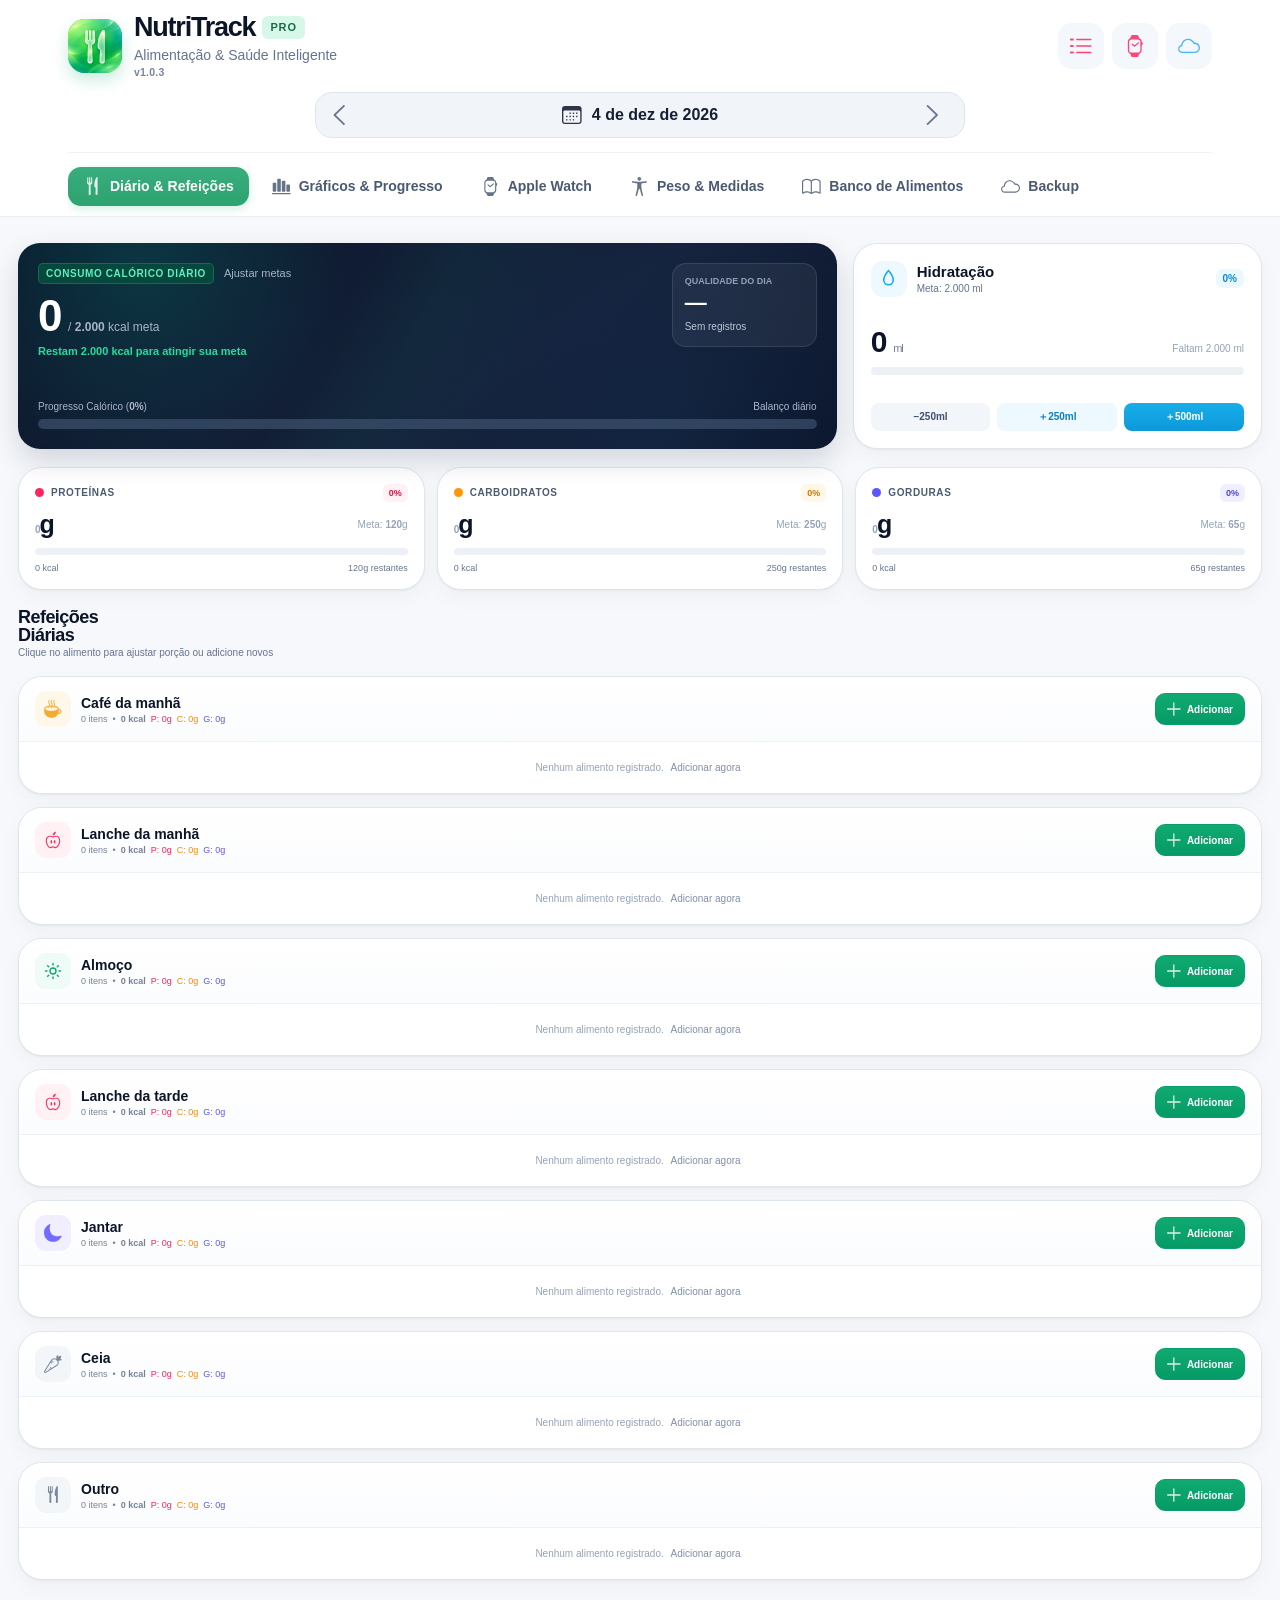
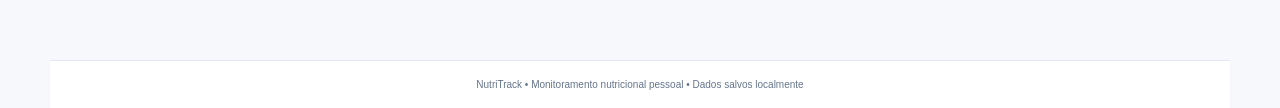
<file: index.html>
<!doctype html>
<html lang="pt-BR">
<head>
  <meta charset="utf-8" />
  <meta name="viewport" content="width=device-width,initial-scale=1,viewport-fit=cover" />
  <meta name="theme-color" content="#10a66f" />
  <meta name="apple-mobile-web-app-capable" content="yes" />
  <meta name="apple-mobile-web-app-status-bar-style" content="default" />
  <meta name="apple-mobile-web-app-title" content="NutriTrack" />
  <title>NutriTrack</title>
  <link rel="manifest" href="manifest.webmanifest?v=9" />
  <link rel="apple-touch-icon" href="apple-touch-icon.png?v=9" />
  <link rel="icon" type="image/png" href="favicon.png?v=9" />
  <link rel="stylesheet" href="styles.css?v=6" />
  <link rel="stylesheet" href="layout-fixes.css?v=8" />
  <link rel="stylesheet" href="icon-rendering.css?v=1" />
</head>
<body>
  <svg class="svg-sprite" aria-hidden="true">
<symbol id="i-utensils" viewBox="0 0 13.9757 24.6172">
 <g xmlns="http://www.w3.org/2000/svg">
  <rect height="24.6172" opacity="0" width="13.9757" x="0" y="0"/>
  <path d="M3.37457 23.2031C4.19488 23.2031 4.72613 22.7344 4.7105 21.9297L4.51519 10.6562C4.50738 10.2891 4.648 10.0391 4.9605 9.89844C6.28082 9.32031 6.81207 8.69531 6.74175 6.95312L6.46832 0.820312C6.44488 0.398438 6.19488 0.148438 5.79644 0.148438C5.40582 0.148438 5.17144 0.40625 5.17144 0.835938L5.24175 6.80469C5.24175 7.16406 5.01519 7.375 4.68707 7.375C4.35894 7.375 4.12457 7.17188 4.12457 6.82812L4.023 0.65625C4.01519 0.242188 3.773 0 3.37457 0C2.97613 0 2.73394 0.242188 2.72613 0.65625L2.61675 6.82812C2.61675 7.17188 2.38238 7.375 2.05425 7.375C1.73394 7.375 1.50738 7.16406 1.50738 6.80469L1.56988 0.835938C1.56988 0.40625 1.34332 0.148438 0.95269 0.148438C0.554253 0.148438 0.304253 0.398438 0.280815 0.820312L0.00737778 6.95312C-0.0707472 8.69531 0.468315 9.32031 1.78082 9.89844C2.09332 10.0391 2.24175 10.2891 2.23394 10.6562L2.03863 21.9297C2.023 22.7344 2.55425 23.2031 3.37457 23.2031ZM11.1089 14.6172L10.8746 21.8359C10.8433 22.7344 11.3902 23.2031 12.2027 23.2031C13.0386 23.2031 13.5699 22.7656 13.5699 21.9688L13.5699 0.726562C13.5699 0.234375 13.2496 0 12.8824 0C12.5152 0 12.2808 0.203125 11.9761 0.640625C10.3589 2.90625 9.31207 7.08594 9.31207 11.1719L9.31207 11.7266C9.31207 12.4531 9.56207 12.9375 10.0621 13.2812L10.6168 13.6641C10.9683 13.9141 11.1246 14.2109 11.1089 14.6172Z" fill="currentColor" fill-opacity="0.85"/>
 </g>
</symbol>
<symbol id="i-chart" viewBox="0 0 22.7266 18.4766">
 <g xmlns="http://www.w3.org/2000/svg">
  <rect height="18.4766" opacity="0" width="22.7266" x="0" y="0"/>
  <path d="M0 17.7891C0 18.1797 0.320312 18.4766 0.695312 18.4766L21.625 18.4766C22 18.4766 22.3203 18.1797 22.3203 17.7891C22.3203 17.3984 22 17.1016 21.625 17.1016L0.695312 17.1016C0.320312 17.1016 0 17.3984 0 17.7891Z" fill="currentColor" fill-opacity="0.85"/>
  <path d="M17.2266 14.6875C17.2266 15.2266 17.5703 15.5469 18.1328 15.5469L20.5703 15.5469C21.1172 15.5469 21.4688 15.2266 21.4688 14.6875L21.4688 7.78906C21.4688 7.25781 21.1172 6.92969 20.5703 6.92969L18.1328 6.92969C17.5703 6.92969 17.2266 7.25781 17.2266 7.78906Z" fill="currentColor" fill-opacity="0.85"/>
  <path d="M11.7656 14.6875C11.7656 15.2266 12.1172 15.5469 12.6719 15.5469L15.1016 15.5469C15.6562 15.5469 16.0078 15.2266 16.0078 14.6875L16.0078 3.1875C16.0078 2.64062 15.6562 2.32031 15.1016 2.32031L12.6719 2.32031C12.1172 2.32031 11.7656 2.64062 11.7656 3.1875Z" fill="currentColor" fill-opacity="0.85"/>
  <path d="M6.30469 14.6875C6.30469 15.2266 6.65625 15.5469 7.20312 15.5469L9.64062 15.5469C10.1953 15.5469 10.5469 15.2266 10.5469 14.6875L10.5469 0.859375C10.5469 0.328125 10.1953 0 9.64062 0L7.20312 0C6.65625 0 6.30469 0.328125 6.30469 0.859375Z" fill="currentColor" fill-opacity="0.85"/>
  <path d="M0.851562 14.6875C0.851562 15.2266 1.19531 15.5469 1.75 15.5469L4.1875 15.5469C4.73438 15.5469 5.09375 15.2266 5.09375 14.6875L5.09375 5.52344C5.09375 5 4.73438 4.66406 4.1875 4.66406L1.75 4.66406C1.19531 4.66406 0.851562 5 0.851562 5.52344Z" fill="currentColor" fill-opacity="0.85"/>
 </g>
</symbol>
<symbol id="i-watch" viewBox="0 0 14.6172 20.9453">
 <g xmlns="http://www.w3.org/2000/svg">
  <rect height="20.9453" opacity="0" width="14.6172" x="0" y="0"/>
  <path d="M0.492188 14.3594C0.492188 15.9141 1.08594 17.0156 2.21875 17.6406C2.75 17.9297 3.03125 18.25 3.23438 18.8906L3.58594 20.0625C3.76562 20.6562 4.1875 20.9453 4.80469 20.9453L9.34375 20.9453C9.99219 20.9453 10.3828 20.6641 10.5625 20.0625L10.9219 18.8906C11.1172 18.25 11.4062 17.9297 11.9375 17.6406C13.0703 17.0156 13.6562 15.9141 13.6562 14.3594L13.6562 6.59375C13.6562 5.03906 13.0703 3.92969 11.9375 3.30469C11.4062 3.02344 11.1172 2.70312 10.9219 2.0625L10.5625 0.890625C10.3984 0.304688 9.98438 0.0078125 9.34375 0.0078125L4.80469 0.0078125C4.1875 0.0078125 3.76562 0.296875 3.58594 0.890625L3.23438 2.0625C3.03906 2.69531 2.75781 3.03125 2.21875 3.30469C1.09375 3.90625 0.492188 5.02344 0.492188 6.59375ZM1.75781 14.1797L1.75781 6.77344C1.75781 5.17188 2.69531 4.21094 4.27344 4.21094L9.89062 4.21094C11.4609 4.21094 12.3906 5.17188 12.3906 6.77344L12.3906 14.1797C12.3906 15.7734 11.4609 16.7344 9.89062 16.7344L4.27344 16.7344C2.69531 16.7344 1.75781 15.7734 1.75781 14.1797ZM13.4141 9.79688L13.7969 9.79688C14.2891 9.79688 14.6172 9.45312 14.6172 8.91406L14.6172 7.53125C14.6172 6.98438 14.2891 6.64062 13.7969 6.64062L13.4141 6.64062Z" fill="currentcolor" fill-opacity="0.85"/>
  <path d="M4.22656 8.38281C4.00781 8.64062 4.04688 9.02344 4.3125 9.24219L6.34375 10.9531C6.75 11.2891 7.125 11.2891 7.50781 10.9531L10.9688 7.92969C11.2188 7.71094 11.2188 7.32031 10.9688 7.0625C10.7422 6.84375 10.3672 6.83594 10.1172 7.07031L6.91406 9.85156L5.07812 8.29688C4.82812 8.10156 4.45312 8.125 4.22656 8.38281Z" fill="currentcolor" fill-opacity="0.85"/>
 </g>
</symbol>
<symbol id="i-scale" viewBox="0 0 17.6172 21.9141">
 <g xmlns="http://www.w3.org/2000/svg">
  <rect height="21.9141" opacity="0" width="17.6172" x="0" y="0"/>
  <path d="M8.60156 4.30469C9.79688 4.30469 10.75 3.34375 10.75 2.15625C10.75 0.960938 9.79688 0 8.60156 0C7.40625 0 6.44531 0.960938 6.44531 2.15625C6.44531 3.34375 7.40625 4.30469 8.60156 4.30469ZM8.60156 13.6328C9.02344 13.6328 9.21094 13.9062 9.42188 14.625C9.72656 15.6172 10.7891 19.7812 11.0938 21.0078C11.2344 21.6172 11.5547 21.875 12.0234 21.875C12.6484 21.875 13.0234 21.3047 12.8594 20.6875C12.7812 20.4219 11.3281 14.4062 11.1484 13.1641C10.9609 11.8984 10.9453 9.125 10.9453 8.27344C10.9531 7.66406 11.2188 7.28906 11.7266 7.17969C12.1953 7.07812 15.9766 6.65625 16.4844 6.50781C16.9219 6.38281 17.2109 6.03125 17.2109 5.57812C17.2109 5.01562 16.7891 4.67188 16.375 4.67188C16.1953 4.67188 16.0312 4.71094 15.8281 4.75781C14.3203 5.03125 10.9688 5.38281 8.60156 5.38281C6.24219 5.38281 2.875 5.04688 1.375 4.75781C1.17969 4.71094 1.00781 4.67188 0.835938 4.67188C0.40625 4.67188 0 5.01562 0 5.57812C0 6.03125 0.273438 6.41406 0.71875 6.50781C1.25 6.61719 5.00781 7.09375 5.47656 7.17969C5.98438 7.27344 6.25781 7.66406 6.27344 8.27344C6.28125 9.125 6.24219 11.8984 6.05469 13.1641C5.86719 14.4062 4.41406 20.4219 4.34375 20.6875C4.17188 21.3047 4.55469 21.875 5.17969 21.875C5.64062 21.875 5.95312 21.6172 6.11719 21.0078C6.45312 19.7891 7.47656 15.6328 7.79688 14.625C8.01562 13.9219 8.1875 13.6328 8.60156 13.6328Z" fill="currentcolor" fill-opacity="0.85"/>
 </g>
</symbol>
<symbol id="i-book" viewBox="0 0 22.5547 18.3828">
 <g xmlns="http://www.w3.org/2000/svg">
  <rect height="18.3828" opacity="0" width="22.5547" x="0" y="0"/>
  <path d="M0 16.9297C0 17.6172 0.453125 17.8906 0.953125 17.8906C1.25781 17.8906 1.50781 17.7344 1.82812 17.5234C2.92188 16.6875 4.38281 16.1797 5.92188 16.1875C7.45312 16.1953 8.97656 16.7812 10.1172 17.9141C10.4844 18.2578 10.7656 18.3672 11.0781 18.3672C11.3906 18.3672 11.6797 18.2578 12.0312 17.9141C13.1875 16.7891 14.6953 16.1953 16.2266 16.1875C17.7656 16.1797 19.2344 16.6875 20.3203 17.5234C20.6406 17.7344 20.8984 17.8906 21.1953 17.8906C21.6953 17.8906 22.1484 17.6172 22.1484 16.9297L22.1484 3.26562C22.1484 3.08594 22.1328 2.96094 22.0312 2.78906C21.125 1.25781 18.875 0 16.1953 0C13.9609 0 12.0859 0.90625 11.0781 2.19531C10.0625 0.90625 8.1875 0 5.95312 0C3.27344 0 1.02344 1.25781 0.117188 2.78906C0.015625 2.96094 0 3.08594 0 3.26562ZM1.38281 16.1562L1.38281 3.4375C2.21094 2.20312 4.03906 1.38281 5.95312 1.38281C7.92969 1.38281 9.61719 2.21094 10.3828 3.52344L10.3828 16.3438C9.38281 15.5078 7.73438 14.8047 5.95312 14.8047C4.09375 14.8047 2.42969 15.3438 1.38281 16.1562ZM11.7656 16.3438L11.7656 3.52344C12.5312 2.21094 14.2266 1.38281 16.1953 1.38281C18.1094 1.38281 19.9375 2.20312 20.7656 3.4375L20.7656 16.1562C19.7266 15.3438 18.0547 14.8047 16.1953 14.8047C14.4141 14.8047 12.7656 15.5078 11.7656 16.3438Z" fill="CurrentColor" fill-opacity="0.85"/>
 </g>
</symbol>
<symbol id="i-cloud" viewBox="0 0 24.1016 16.1016">
 <g xmlns="http://www.w3.org/2000/svg">
  <rect height="16.1016" opacity="0" width="24.1016" x="0" y="0"/>
  <path d="M4.96094 15.8359L18.1406 15.8359C21.4922 15.8359 24.1016 13.2969 24.1016 10.0625C24.1016 6.79688 21.4297 4.32812 17.8203 4.32812C16.4844 1.65625 14.0703 0 11.0234 0C7.14062 0 3.88281 3.05469 3.53125 7.05469C1.52344 7.61719 0.109375 9.27344 0.109375 11.4297C0.109375 13.8594 1.88281 15.8359 4.96094 15.8359ZM4.94531 14.4531C2.77344 14.4531 1.49219 13.2266 1.49219 11.4688C1.49219 9.9375 2.49219 8.8125 4.1875 8.36719C4.69531 8.23438 4.875 8.00781 4.91406 7.5C5.14844 4.03125 7.82031 1.38281 11.0234 1.38281C13.5859 1.38281 15.5156 2.82031 16.6484 5.15625C16.8672 5.60156 17.125 5.75781 17.6875 5.75781C20.8125 5.75781 22.7109 7.71875 22.7109 10.1016C22.7109 12.5234 20.75 14.4531 18.2266 14.4531Z" fill="currentcolor" fill-opacity="0.85"/>
 </g>
</symbol>
<symbol id="i-calendar" viewBox="0 0 20.4219 18.3828">
 <g xmlns="http://www.w3.org/2000/svg">
  <rect height="18.3828" opacity="0" width="20.4219" x="0" y="0"/>
  <path d="M3.03906 18.3828L16.9688 18.3828C18.9922 18.3828 20.0156 17.3672 20.0156 15.375L20.0156 3.03125C20.0156 1.03906 18.9922 0.0234375 16.9688 0.0234375L3.03906 0.0234375C1.02344 0.0234375 0 1.03125 0 3.03125L0 15.375C0 17.375 1.02344 18.3828 3.03906 18.3828ZM2.92969 17C1.92969 17 1.38281 16.4688 1.38281 15.4375L1.38281 6.11719C1.38281 5.07812 1.92969 4.55469 2.92969 4.55469L17.0703 4.55469C18.0625 4.55469 18.625 5.07812 18.625 6.11719L18.625 15.4375C18.625 16.4688 18.0625 17 17.0703 17ZM8.01562 8.14844L8.60938 8.14844C8.94531 8.14844 9.03906 8.05469 9.03906 7.72656L9.03906 7.14062C9.03906 6.8125 8.94531 6.72656 8.60938 6.72656L8.01562 6.72656C7.6875 6.72656 7.59375 6.8125 7.59375 7.14062L7.59375 7.72656C7.59375 8.05469 7.6875 8.14844 8.01562 8.14844ZM11.4141 8.14844L12.0078 8.14844C12.3359 8.14844 12.4297 8.05469 12.4297 7.72656L12.4297 7.14062C12.4297 6.8125 12.3359 6.72656 12.0078 6.72656L11.4141 6.72656C11.0781 6.72656 10.9844 6.8125 10.9844 7.14062L10.9844 7.72656C10.9844 8.05469 11.0781 8.14844 11.4141 8.14844ZM14.8047 8.14844L15.3984 8.14844C15.7266 8.14844 15.8281 8.05469 15.8281 7.72656L15.8281 7.14062C15.8281 6.8125 15.7266 6.72656 15.3984 6.72656L14.8047 6.72656C14.4766 6.72656 14.375 6.8125 14.375 7.14062L14.375 7.72656C14.375 8.05469 14.4766 8.14844 14.8047 8.14844ZM4.625 11.4844L5.21875 11.4844C5.54688 11.4844 5.64844 11.3984 5.64844 11.0703L5.64844 10.4766C5.64844 10.1562 5.54688 10.0625 5.21875 10.0625L4.625 10.0625C4.29688 10.0625 4.19531 10.1562 4.19531 10.4766L4.19531 11.0703C4.19531 11.3984 4.29688 11.4844 4.625 11.4844ZM8.01562 11.4844L8.60938 11.4844C8.94531 11.4844 9.03906 11.3984 9.03906 11.0703L9.03906 10.4766C9.03906 10.1562 8.94531 10.0625 8.60938 10.0625L8.01562 10.0625C7.6875 10.0625 7.59375 10.1562 7.59375 10.4766L7.59375 11.0703C7.59375 11.3984 7.6875 11.4844 8.01562 11.4844ZM11.4141 11.4844L12.0078 11.4844C12.3359 11.4844 12.4297 11.3984 12.4297 11.0703L12.4297 10.4766C12.4297 10.1562 12.3359 10.0625 12.0078 10.0625L11.4141 10.0625C11.0781 10.0625 10.9844 10.1562 10.9844 10.4766L10.9844 11.0703C10.9844 11.3984 11.0781 11.4844 11.4141 11.4844ZM14.8047 11.4844L15.3984 11.4844C15.7266 11.4844 15.8281 11.3984 15.8281 11.0703L15.8281 10.4766C15.8281 10.1562 15.7266 10.0625 15.3984 10.0625L14.8047 10.0625C14.4766 10.0625 14.375 10.1562 14.375 10.4766L14.375 11.0703C14.375 11.3984 14.4766 11.4844 14.8047 11.4844ZM4.625 14.8281L5.21875 14.8281C5.54688 14.8281 5.64844 14.7422 5.64844 14.4141L5.64844 13.8203C5.64844 13.4922 5.54688 13.4062 5.21875 13.4062L4.625 13.4062C4.29688 13.4062 4.19531 13.4922 4.19531 13.8203L4.19531 14.4141C4.19531 14.7422 4.29688 14.8281 4.625 14.8281ZM8.01562 14.8281L8.60938 14.8281C8.94531 14.8281 9.03906 14.7422 9.03906 14.4141L9.03906 13.8203C9.03906 13.4922 8.94531 13.4062 8.60938 13.4062L8.01562 13.4062C7.6875 13.4062 7.59375 13.4922 7.59375 13.8203L7.59375 14.4141C7.59375 14.7422 7.6875 14.8281 8.01562 14.8281ZM11.4141 14.8281L12.0078 14.8281C12.3359 14.8281 12.4297 14.7422 12.4297 14.4141L12.4297 13.8203C12.4297 13.4922 12.3359 13.4062 12.0078 13.4062L11.4141 13.4062C11.0781 13.4062 10.9844 13.4922 10.9844 13.8203L10.9844 14.4141C10.9844 14.7422 11.0781 14.8281 11.4141 14.8281Z" fill="currentcolor" fill-opacity="0.85"/>
 </g>
</symbol>
<symbol id="i-left" viewBox="0 0 12.5938 17.0547">
 <g xmlns="http://www.w3.org/2000/svg">
  <rect height="17.0547" opacity="0" width="12.5938" x="0" y="0"/>
  <path d="M0 8.52344C0 8.74219 0.0859375 8.92969 0.25 9.09375L8.28125 16.8203C8.42969 16.9609 8.61719 17.0469 8.83594 17.0469C9.27344 17.0469 9.61719 16.7109 9.61719 16.2656C9.61719 16.0469 9.53125 15.8594 9.39062 15.7188L1.90625 8.52344L9.39062 1.32031C9.53125 1.17969 9.61719 0.984375 9.61719 0.773438C9.61719 0.328125 9.27344 0 8.83594 0C8.61719 0 8.42969 0.078125 8.28125 0.226562L0.25 7.95312C0.0859375 8.10938 0 8.29688 0 8.52344Z" fill="currentColor" fill-opacity="0.85"/>
 </g>
</symbol>
<symbol id="i-right" viewBox="0 0 11.7812 17.0547">
 <g xmlns="http://www.w3.org/2000/svg">
  <rect height="17.0547" opacity="0" width="11.7812" x="0" y="0"/>
  <path d="M11.7812 8.52344C11.7812 8.29688 11.6953 8.10938 11.5312 7.95312L3.5 0.226562C3.35156 0.078125 3.16406 0 2.94531 0C2.50781 0 2.16406 0.328125 2.16406 0.773438C2.16406 0.984375 2.25 1.17969 2.39062 1.32031L9.875 8.52344L2.39062 15.7188C2.25 15.8594 2.16406 16.0469 2.16406 16.2656C2.16406 16.7109 2.50781 17.0469 2.94531 17.0469C3.16406 17.0469 3.35156 16.9609 3.5 16.8203L11.5312 9.09375C11.6953 8.92969 11.7812 8.74219 11.7812 8.52344Z" fill="currentColor" fill-opacity="0.85"/>
 </g>
</symbol>
    <symbol id="i-water" viewBox="0 0 24 24"><path d="M12 2s6 7 6 12a6 6 0 0 1-12 0c0-5 6-12 6-12Z"/></symbol>
<symbol id="i-flame" viewBox="0 0 17.0078 23.4609">
 <g xmlns="http://www.w3.org/2000/svg">
  <rect height="23.4609" opacity="0" width="17.0078" x="0" y="0"/>
  <path d="M7.84375 21.6172C13.0938 21.6172 16.6016 18.0625 16.6016 12.6875C16.6016 3.75781 9 0 3.625 0C2.75781 0 2.22656 0.304688 2.22656 0.890625C2.22656 1.11719 2.32812 1.35156 2.53125 1.58594C3.73438 3.03125 4.94531 4.76562 4.96094 6.70312C4.96094 7.20312 4.88281 7.65625 4.53125 8.20312L5 8.10938C4.53125 6.65625 3.26562 5.64844 2.26562 5.64844C1.89844 5.64844 1.65625 5.91406 1.65625 6.30469C1.65625 6.57031 1.73438 7.1875 1.73438 7.63281C1.73438 10.0078 0 11.2578 0 14.8516C0 18.9219 3.10938 21.6172 7.84375 21.6172ZM7.92969 20.3984C3.92188 20.3984 1.23438 18.1641 1.23438 14.8516C1.23438 11.5078 2.99219 10.5156 2.99219 7.76562C2.99219 7.375 2.91406 7 2.83594 6.65625L2.625 7.01562C3.41406 7.42188 4.10938 8.29688 4.45312 9.625C4.5 9.82031 4.59375 9.90625 4.74219 9.90625C5.45312 9.90625 6.05469 8.11719 6.05469 6.82812C6.05469 4.61719 5.08594 2.57812 3.42188 0.898438L3.1875 1.17969C10.3516 1.25781 15.3125 6.0625 15.3125 12.6484C15.3125 17.2734 12.3438 20.3984 7.92969 20.3984ZM8.04688 18.7812C10.3906 18.7812 11.5312 17.0703 11.5312 15.1172C11.5312 13.1953 10.4062 11.0703 8.25781 10.0469C8.17188 10.0078 8.10938 10.0625 8.125 10.1484C8.3125 11.7812 8.0625 13.2656 7.53906 13.9688C7.28906 13.3984 6.98438 12.8984 6.53125 12.5C6.45312 12.4453 6.39844 12.4688 6.38281 12.5625C6.21875 13.6719 5 14.2969 5 16.0234C5 17.6797 6.21094 18.7812 8.04688 18.7812Z" fill="currentcolor" fill-opacity="0.85"/>
 </g>
</symbol>
<symbol id="i-heart" viewBox="0 0 20.1875 18.7734">
 <g xmlns="http://www.w3.org/2000/svg">
  <rect height="18.7734" opacity="0" width="20.1875" x="0" y="0"/>
  <path d="M0 6.52344C0 10.7656 3.64062 14.9219 9.23438 18.5234C9.42969 18.6484 9.70312 18.7734 9.89062 18.7734C10.0859 18.7734 10.3594 18.6484 10.5547 18.5234C16.1406 14.9219 19.7812 10.7656 19.7812 6.52344C19.7812 3.03906 17.3828 0.554688 14.1719 0.554688C12.3359 0.554688 10.7734 1.47656 9.89062 2.89062C9.01562 1.48438 7.45312 0.554688 5.60938 0.554688C2.39844 0.554688 0 3.03906 0 6.52344ZM1.38281 6.52344C1.38281 3.78906 3.17188 1.9375 5.59375 1.9375C7.47656 1.9375 8.60938 3.10938 9.28906 4.21094C9.52344 4.57031 9.67969 4.67969 9.89062 4.67969C10.1094 4.67969 10.2422 4.5625 10.5 4.21094C11.2109 3.125 12.3125 1.9375 14.1875 1.9375C16.6094 1.9375 18.3984 3.78906 18.3984 6.52344C18.3984 10.2969 14.4453 14.3125 10.0781 17.2188C9.99219 17.2734 9.92969 17.3203 9.89062 17.3203C9.85156 17.3203 9.78906 17.2734 9.70312 17.2188C5.33594 14.3125 1.38281 10.2969 1.38281 6.52344Z" fill="currentColor" fill-opacity="0.85"/>
 </g>
</symbol>
<symbol id="i-steps" viewBox="0 0 18.9062 23.2578">
 <g xmlns="http://www.w3.org/2000/svg">
  <rect height="23.2578" opacity="0" width="18.9062" x="0" y="0"/>
  <path d="M16.25 6.55469C14.2031 5.8125 11.2578 8.20312 10.375 10.6094C9.96094 11.7734 9.51562 14.2109 9.78125 16.3594L14.8984 18.2188C16.4766 16.7422 17.7109 14.6094 18.1406 13.4375C19.0078 11.0234 18.2969 7.29688 16.25 6.55469ZM10.3594 22.75C11.8203 23.2812 13.1406 22.1094 13.8906 20.0547C13.9688 19.8438 14.0625 19.5078 14.1172 19.2578L9.72656 17.6562C9.60156 17.8828 9.46875 18.1953 9.39062 18.4141C8.64062 20.4688 8.89844 22.2109 10.3594 22.75Z" fill="currentcolor" fill-opacity="0.85"/>
  <path d="M4.125 0C1.95312 0 0 3.25781 0 5.82031C0 7.0625 0.421875 9.5 1.39844 11.4219L6.85156 11.4219C7.82812 9.5 8.25 7.0625 8.25 5.82031C8.25 3.25781 6.30469 0 4.125 0ZM4.13281 17.2266C5.6875 17.2266 6.52344 15.6797 6.52344 13.4922C6.52344 13.2656 6.50781 12.9219 6.46875 12.6719L1.79688 12.6719C1.75 12.9219 1.73438 13.2656 1.73438 13.4922C1.73438 15.6797 2.57031 17.2266 4.13281 17.2266Z" fill="currentcolor" fill-opacity="0.85"/>
 </g>
</symbol>
<symbol id="i-timer" viewBox="0 0 19.5469 22.4453">
 <g xmlns="http://www.w3.org/2000/svg">
  <rect height="22.4453" opacity="0" width="19.5469" x="0" y="0"/>
  <path d="M9.57031 20.75C14.8516 20.75 19.1406 16.4609 19.1406 11.1797C19.1406 5.89844 14.8516 1.60938 9.57031 1.60938C4.28906 1.60938 0 5.89844 0 11.1797C0 16.4609 4.28906 20.75 9.57031 20.75ZM9.57031 19.2812C5.09375 19.2812 1.46875 15.6562 1.46875 11.1797C1.46875 6.71094 5.09375 3.08594 9.57031 3.08594C14.0391 3.08594 17.6641 6.71094 17.6641 11.1797C17.6641 15.6562 14.0391 19.2812 9.57031 19.2812ZM1.5 4.07031C1.65625 4.07031 1.75781 4.04688 1.89844 3.9375L5.20312 1.5C5.36719 1.375 5.45312 1.21875 5.45312 1.05469C5.45312 0.84375 5.35156 0.671875 5.17969 0.515625C4.79688 0.171875 4.14062 0 3.54688 0C1.99219 0 0.78125 1.21094 0.78125 2.73438C0.78125 3.08594 0.835938 3.44531 0.9375 3.67188C1.04688 3.91406 1.25 4.07031 1.5 4.07031ZM17.6328 4.07031C17.8906 4.07031 18.0859 3.90625 18.1953 3.67188C18.3047 3.45312 18.3594 3.08594 18.3594 2.73438C18.3594 1.21094 17.1406 0 15.5938 0C15 0 14.3438 0.171875 13.9609 0.515625C13.7812 0.671875 13.6875 0.84375 13.6875 1.05469C13.6875 1.21875 13.7734 1.375 13.9375 1.5L17.2344 3.9375C17.375 4.04688 17.4844 4.07031 17.6328 4.07031ZM1.28906 20.4688C1.54688 20.7344 1.96094 20.7344 2.23438 20.4609L4.10938 18.5859L3.1875 17.6641L1.29688 19.5469C1.03125 19.8047 1.03125 20.2188 1.28906 20.4688ZM17.8516 20.4688C18.1094 20.2188 18.1094 19.8047 17.8438 19.5469L15.9531 17.6641L15.0312 18.5859L16.9062 20.4609C17.1719 20.7344 17.5938 20.7344 17.8516 20.4688Z" fill="CurrentColor" fill-opacity="0.85"/>
  <path d="M4.78906 12.2109L9.5625 12.2109C9.90625 12.2109 10.1719 11.9453 10.1719 11.6016L10.1719 5.25781C10.1719 4.92188 9.90625 4.65625 9.5625 4.65625C9.22656 4.65625 8.96094 4.92188 8.96094 5.25781L8.96094 11L4.78906 11C4.44531 11 4.17969 11.2656 4.17969 11.6016C4.17969 11.9453 4.44531 12.2109 4.78906 12.2109Z" fill="currentColor" fill-opacity="0.85"/>
 </g>
</symbol>
<symbol id="i-moon" viewBox="0 0 20.4609 20.2471">
 <g xmlns="http://www.w3.org/2000/svg">
  <rect height="20.2471" opacity="0" width="20.4609" x="0" y="0"/>
  <path d="M10.4688 20.1821C14.8203 20.1821 18.3906 17.5571 19.9531 14.1352C20.2422 13.5337 19.8672 13.104 19.2734 13.2993C18.5469 13.5571 17.2891 13.8462 16.0391 13.8462C9.95312 13.8462 6.49219 10.3852 6.49219 4.29931C6.49219 3.08056 6.75 1.84619 7.14844 0.853999C7.40625 0.205561 6.96094-0.185064 6.33594 0.0883737C2.95312 1.52587 0 5.11181 0 9.70556C0 15.4868 4.69531 20.1821 10.4688 20.1821Z" fill="currentColor" fill-opacity="0.85"/>
 </g>
</symbol>
<symbol id="i-plus" viewBox="0 0 16.8516 16.4609">
 <g xmlns="http://www.w3.org/2000/svg">
  <rect height="16.4609" opacity="0" width="16.8516" x="0" y="0"/>
  <path d="M8.98438 15.6797L8.98438 0.765625C8.98438 0.351562 8.64062 0 8.21875 0C7.80469 0 7.46094 0.351562 7.46094 0.765625L7.46094 15.6797C7.46094 16.0938 7.80469 16.4453 8.21875 16.4453C8.64062 16.4453 8.98438 16.0938 8.98438 15.6797ZM0.765625 8.98438L15.6797 8.98438C16.0938 8.98438 16.4453 8.64062 16.4453 8.22656C16.4453 7.80469 16.0938 7.46094 15.6797 7.46094L0.765625 7.46094C0.351562 7.46094 0 7.80469 0 8.22656C0 8.64062 0.351562 8.98438 0.765625 8.98438Z" fill="currentColor" fill-opacity="0.85"/>
 </g>
</symbol>
    <symbol id="i-minus" viewBox="0 0 24 24"><path d="M5 12h14"/></symbol>
<symbol id="i-search" viewBox="0 0 19.9297 19.7109">
 <g xmlns="http://www.w3.org/2000/svg">
  <rect height="19.7109" opacity="0" width="19.9297" x="0" y="0"/>
  <path d="M0 7.90625C0 12.2578 3.54688 15.8047 7.90625 15.8047C9.66406 15.8047 11.2812 15.2266 12.5938 14.25L17.7422 19.4062C17.9375 19.6094 18.2109 19.7109 18.4922 19.7109C19.1094 19.7109 19.5234 19.2422 19.5234 18.6562C19.5234 18.3672 19.4219 18.1172 19.2344 17.9219L14.1094 12.7734C15.1719 11.4375 15.8125 9.74219 15.8125 7.90625C15.8125 3.54688 12.2656 0 7.90625 0C3.54688 0 0 3.54688 0 7.90625ZM1.46094 7.90625C1.46094 4.35156 4.35156 1.46094 7.90625 1.46094C11.4609 1.46094 14.3438 4.35156 14.3438 7.90625C14.3438 11.4531 11.4609 14.3438 7.90625 14.3438C4.35156 14.3438 1.46094 11.4531 1.46094 7.90625Z" fill="currentcolor" fill-opacity="0.85"/>
 </g>
</symbol>
<symbol id="i-edit" viewBox="0 0 21.7831 18.4778">
 <g xmlns="http://www.w3.org/2000/svg">
  <rect height="18.4778" opacity="0" width="21.7831" x="0" y="0"/>
  <path d="M20.1142 16.5475C20.1142 16.9303 19.8017 17.2428 19.4267 17.2428L4.6616 17.2428L6.05097 15.86L19.4267 15.86C19.8017 15.86 20.1142 16.1725 20.1142 16.5475Z" fill="currentColor" fill-opacity="0.85"/>
  <path d="M3.8642 16.2897L15.1298 5.0397L13.5283 3.43033L2.26264 14.6803L1.28608 16.8366C1.19233 17.0553 1.4267 17.3053 1.64545 17.2116ZM15.9658 4.2272L16.9111 3.2897C17.4033 2.80533 17.4267 2.29752 16.9892 1.86783L16.708 1.58658C16.2861 1.1647 15.7705 1.20377 15.2939 1.67252L14.3408 2.61002Z" fill="currentColor" fill-opacity="0.85"/>
 </g>
</symbol>
<symbol id="i-trash" viewBox="0 0 19.7734 24.0234">
 <g xmlns="http://www.w3.org/2000/svg">
  <rect height="24.0234" opacity="0" width="19.7734" x="0" y="0"/>
  <path d="M6.67969 19.1484C7.01562 19.1484 7.23438 18.9297 7.22656 18.625L6.90625 7.60156C6.89844 7.29688 6.67188 7.09375 6.35938 7.09375C6.02344 7.09375 5.80469 7.30469 5.8125 7.61719L6.13281 18.625C6.14062 18.9375 6.35938 19.1484 6.67969 19.1484ZM9.6875 19.1484C10.0156 19.1484 10.25 18.9297 10.25 18.625L10.25 7.61719C10.25 7.30469 10.0156 7.09375 9.6875 7.09375C9.35938 7.09375 9.125 7.30469 9.125 7.61719L9.125 18.625C9.125 18.9297 9.35938 19.1484 9.6875 19.1484ZM12.6875 19.1484C13.0078 19.1484 13.2266 18.9453 13.2344 18.6328L13.5547 7.61719C13.5625 7.30469 13.3438 7.10156 13.0156 7.10156C12.7031 7.10156 12.4766 7.29688 12.4688 7.60938L12.1484 18.625C12.1406 18.9297 12.3516 19.1484 12.6875 19.1484ZM5.33594 4.46875L6.70312 4.46875L6.70312 2.32031C6.70312 1.69531 7.13281 1.28906 7.80469 1.28906L11.5469 1.28906C12.2188 1.28906 12.6484 1.69531 12.6484 2.32031L12.6484 4.46875L14.0156 4.46875L14.0156 2.24219C14.0156 0.851562 13.1172 0 11.625 0L7.72656 0C6.24219 0 5.33594 0.851562 5.33594 2.24219ZM0.648438 5.14844L18.7188 5.14844C19.0781 5.14844 19.3672 4.85156 19.3672 4.5C19.3672 4.14062 19.0781 3.84375 18.7188 3.84375L0.648438 3.84375C0.304688 3.84375 0 4.14844 0 4.5C0 4.85938 0.304688 5.14844 0.648438 5.14844ZM5.10156 22.3125L14.2812 22.3125C15.625 22.3125 16.5703 21.3984 16.6406 20.0547L17.3828 4.96875L15.9844 4.96875L15.2812 19.9141C15.25 20.5469 14.7734 21.0078 14.1484 21.0078L5.21094 21.0078C4.60156 21.0078 4.11719 20.5391 4.08594 19.9141L3.34375 4.97656L1.99219 4.97656L2.73438 20.0625C2.80469 21.4062 3.73438 22.3125 5.10156 22.3125Z" fill="currentColor" fill-opacity="0.85"/>
 </g>
</symbol>
<symbol id="i-download" viewBox="0 0 18.0781 24.6172">
 <g xmlns="http://www.w3.org/2000/svg">
  <rect height="24.6172" opacity="0" width="18.0781" x="0" y="0"/>
  <path d="M17.6719 11.0859L17.6719 18.7969C17.6719 21.4688 16.1875 22.9609 13.5078 22.9609L4.16406 22.9609C1.48438 22.9609 0 21.4688 0 18.7969L0 11.0859C0 8.41406 1.48438 6.92188 4.16406 6.92188L6.39844 6.92188L6.39844 8.3125L4.16406 8.3125C2.39062 8.3125 1.39062 9.3125 1.39062 11.0859L1.39062 18.7969C1.39062 20.5703 2.39062 21.5703 4.16406 21.5703L13.5078 21.5703C15.2891 21.5703 16.2891 20.5703 16.2891 18.7969L16.2891 11.0859C16.2891 9.3125 15.2891 8.3125 13.5078 8.3125L11.2891 8.3125L11.2891 6.92188L13.5078 6.92188C16.1875 6.92188 17.6719 8.41406 17.6719 11.0859Z" fill="currentColor" fill-opacity="0.85"/>
  <path d="M8.84375 1.75781C8.46875 1.75781 8.15625 2.0625 8.15625 2.42969L8.15625 12.9141L8.25781 15.4062C8.27344 15.7266 8.52344 15.9922 8.84375 15.9922C9.15625 15.9922 9.40625 15.7266 9.42188 15.4062L9.52344 12.9141L9.52344 2.42969C9.52344 2.0625 9.21094 1.75781 8.84375 1.75781ZM5.41406 11.7578C5.05469 11.7578 4.78906 12.0156 4.78906 12.3672C4.78906 12.5547 4.86719 12.6875 5 12.8203L8.34375 16.0781C8.51562 16.2422 8.66406 16.3047 8.84375 16.3047C9.01562 16.3047 9.16406 16.2422 9.33594 16.0781L12.6797 12.8203C12.8125 12.6875 12.8828 12.5547 12.8828 12.3672C12.8828 12.0156 12.6094 11.7578 12.2578 11.7578C12.0938 11.7578 11.9141 11.8281 11.7891 11.9688L10.0859 13.75L8.84375 15.0703L7.58594 13.75L5.89062 11.9688C5.76562 11.8281 5.57812 11.7578 5.41406 11.7578Z" fill="currentColor" fill-opacity="0.85"/>
 </g>
</symbol>
<symbol id="i-upload" viewBox="0 0 18.0781 26.6016">
 <g xmlns="http://www.w3.org/2000/svg">
  <rect height="26.6016" opacity="0" width="18.0781" x="0" y="0"/>
  <path d="M6.39062 9.30469L4.15625 9.30469C2.38281 9.30469 1.38281 10.2969 1.38281 12.0703L1.38281 19.7891C1.38281 21.5703 2.38281 22.5703 4.15625 22.5703L13.5078 22.5703C15.2891 22.5703 16.2891 21.5703 16.2891 19.7891L16.2891 12.0703C16.2891 10.2969 15.2891 9.30469 13.5078 9.30469L11.2812 9.30469L11.2812 7.91406L13.5078 7.91406C16.1875 7.91406 17.6719 9.40625 17.6719 12.0781L17.6719 19.7891C17.6719 22.4609 16.1875 23.9531 13.5078 23.9531L4.16406 23.9531C1.48438 23.9531 0 22.4609 0 19.7891L0 12.0781C0 9.40625 1.48438 7.91406 4.16406 7.91406L6.39062 7.91406Z" fill="currentColor" fill-opacity="0.85"/>
  <path d="M9.46254 3.49778L9.52344 4.99219L9.52344 15.4766C9.52344 15.8438 9.20312 16.1484 8.83594 16.1484C8.46875 16.1484 8.14844 15.8438 8.14844 15.4766L8.14844 4.99219L8.20934 3.49778L8.83594 2.83594Z" fill="currentColor" fill-opacity="0.85"/>
  <path d="M5.40625 6.14844C5.57031 6.14844 5.75781 6.07812 5.88281 5.9375L7.58594 4.15625L8.83594 2.83594L10.0859 4.15625L11.7812 5.9375C11.9062 6.07812 12.0859 6.14844 12.25 6.14844C12.6094 6.14844 12.8828 5.89062 12.8828 5.53906C12.8828 5.35938 12.8047 5.21875 12.6797 5.08594L9.33594 1.83594C9.16406 1.66406 9.00781 1.60938 8.83594 1.60938C8.66406 1.60938 8.50781 1.66406 8.33594 1.83594L4.99219 5.08594C4.85938 5.21875 4.78906 5.35938 4.78906 5.53906C4.78906 5.89062 5.04688 6.14844 5.40625 6.14844Z" fill="currentColor" fill-opacity="0.85"/>
 </g>
</symbol>
<symbol id="i-database" viewBox="0 0 23.9219 16.9609">
 <g xmlns="http://www.w3.org/2000/svg">
  <rect height="16.9609" opacity="0" width="23.9219" x="0" y="0"/>
  <path d="M8.91406 13.6094C8.91406 13.9141 9.14844 14.1406 9.44531 14.1406C9.73438 14.1406 9.96094 13.9141 9.96094 13.6094L9.96094 11.5391C9.96094 11.25 9.73438 11.0156 9.44531 11.0156C9.14844 11.0156 8.91406 11.25 8.91406 11.5391ZM11.2344 13.6094C11.2344 13.9141 11.4609 14.1406 11.7578 14.1406C12.0469 14.1406 12.2812 13.9141 12.2812 13.6094L12.2812 11.5391C12.2812 11.25 12.0469 11.0156 11.7578 11.0156C11.4609 11.0156 11.2344 11.25 11.2344 11.5391ZM13.5469 13.6094C13.5469 13.9141 13.7812 14.1406 14.0781 14.1406C14.3672 14.1406 14.5938 13.9141 14.5938 13.6094L14.5938 11.5391C14.5938 11.25 14.3672 11.0156 14.0781 11.0156C13.7812 11.0156 13.5469 11.25 13.5469 11.5391ZM15.8672 13.6094C15.8672 13.9141 16.0938 14.1406 16.3906 14.1406C16.6797 14.1406 16.9141 13.9141 16.9141 13.6094L16.9141 11.5391C16.9141 11.25 16.6797 11.0156 16.3906 11.0156C16.0938 11.0156 15.8672 11.25 15.8672 11.5391ZM18.1797 13.6094C18.1797 13.9141 18.4141 14.1406 18.7109 14.1406C19 14.1406 19.2266 13.9141 19.2266 13.6094L19.2266 11.5391C19.2266 11.25 19 11.0156 18.7109 11.0156C18.4141 11.0156 18.1797 11.25 18.1797 11.5391ZM0 12.5859C0 15.0391 1.91406 16.9609 4.5625 16.9609L18.9609 16.9609C21.6016 16.9609 23.5156 15.0391 23.5156 12.5859C23.5156 11.8594 23.2969 11.1953 23.0469 10.5781L19.5156 2.33594C18.875 0.8125 17.5938 0.0234375 15.8984 0.0234375L7.61719 0.0234375C5.92969 0.0234375 4.64844 0.8125 4.00781 2.33594L0.46875 10.5781C0.21875 11.1875 0 11.8594 0 12.5859ZM1.38281 12.5859C1.38281 10.8984 2.67969 9.60156 4.5625 9.60156L18.9609 9.60156C20.8359 9.60156 22.1328 10.8984 22.1328 12.5859C22.1328 14.4297 20.8359 15.5703 18.9609 15.5703L4.5625 15.5703C2.67969 15.5703 1.38281 14.2734 1.38281 12.5859ZM2.89844 8.5625L5.33594 2.70312C5.73438 1.73438 6.54688 1.24219 7.66406 1.24219L15.8594 1.24219C16.9688 1.24219 17.7891 1.73438 18.1797 2.70312L20.6094 8.55469C20.1172 8.34375 19.5547 8.21094 18.9609 8.21094L4.5625 8.21094C3.96094 8.21094 3.39844 8.34375 2.89844 8.5625Z" fill="currentColor" fill-opacity="0.85"/>
 </g>
</symbol>
<symbol id="i-history" viewBox="0 0 20.5 14.5547">
 <g xmlns="http://www.w3.org/2000/svg">
  <rect height="14.5547" opacity="0" width="20.5" x="0" y="0"/>
  <path d="M5.57031 14.0234L19.3906 14.0234C19.7812 14.0234 20.0938 13.7188 20.0938 13.3281C20.0938 12.9375 19.7812 12.6406 19.3906 12.6406L5.57031 12.6406C5.17969 12.6406 4.88281 12.9375 4.88281 13.3281C4.88281 13.7188 5.17969 14.0234 5.57031 14.0234Z" fill="currentColor" fill-opacity="0.85"/>
  <path d="M1.22656 14.5547C1.90625 14.5547 2.45312 14.0078 2.45312 13.3281C2.45312 12.6484 1.90625 12.1016 1.22656 12.1016C0.546875 12.1016 0 12.6484 0 13.3281C0 14.0078 0.546875 14.5547 1.22656 14.5547Z" fill="currentColor" fill-opacity="0.85"/>
  <path d="M5.57031 7.96875L19.3906 7.96875C19.7812 7.96875 20.0938 7.67188 20.0938 7.28125C20.0938 6.89062 19.7812 6.58594 19.3906 6.58594L5.57031 6.58594C5.17969 6.58594 4.88281 6.89062 4.88281 7.28125C4.88281 7.67188 5.17969 7.96875 5.57031 7.96875Z" fill="currentColor" fill-opacity="0.85"/>
  <path d="M1.22656 8.50781C1.90625 8.50781 2.45312 7.96094 2.45312 7.28125C2.45312 6.60156 1.90625 6.05469 1.22656 6.05469C0.546875 6.05469 0 6.60156 0 7.28125C0 7.96094 0.546875 8.50781 1.22656 8.50781Z" fill="currentColor" fill-opacity="0.85"/>
  <path d="M5.57031 1.92188L19.3906 1.92188C19.7812 1.92188 20.0938 1.61719 20.0938 1.22656C20.0938 0.835938 19.7812 0.539062 19.3906 0.539062L5.57031 0.539062C5.17969 0.539062 4.88281 0.835938 4.88281 1.22656C4.88281 1.61719 5.17969 1.92188 5.57031 1.92188Z" fill="currentColor" fill-opacity="0.85"/>
  <path d="M1.22656 2.45312C1.90625 2.45312 2.45312 1.90625 2.45312 1.22656C2.45312 0.546875 1.90625 0 1.22656 0C0.546875 0 0 0.546875 0 1.22656C0 1.90625 0.546875 2.45312 1.22656 2.45312Z" fill="currentColor" fill-opacity="0.85"/>
 </g>
</symbol>
<symbol id="i-coffee" viewBox="0 0 21.1719 21.6164">
 <g xmlns="http://www.w3.org/2000/svg">
  <rect height="21.6164" opacity="0" width="21.1719" x="0" y="0"/>
  <path d="M17.5469 10.6481L17.5469 10.7105C19.5397 10.7873 20.7656 11.9192 20.7656 13.7184C20.7656 15.5856 19.4531 16.7418 17.3203 16.7418L16.7114 16.7418C15.4407 19.5321 12.7617 21.2028 9.1875 21.2028L8.36719 21.2028C3.27344 21.2028 0 17.6793 0 12.6559L0 10.6481C0 8.94093 1.95464 7.61529 5.08923 7.04465C4.94501 7.35338 4.84375 7.69194 4.84375 8.07775C4.84375 8.20364 4.85045 8.32471 4.8668 8.44085C2.7041 8.88235 1.34375 9.69566 1.34375 10.6481C1.34375 12.1012 4.47656 13.2262 8.77344 13.2262C13.0781 13.2262 16.2109 12.1012 16.2109 10.6481C16.2109 9.59764 14.5561 8.7164 11.9947 8.31574C11.9824 8.22588 11.9766 8.1293 11.9766 8.02306C11.9766 7.67422 12.141 7.35349 12.3476 7.02182C15.5481 7.58263 17.5469 8.91986 17.5469 10.6481ZM17.5469 12.6559C17.5469 13.6416 17.4276 14.5624 17.1975 15.4059L17.3203 15.4059C18.6328 15.4059 19.4297 14.7574 19.4297 13.7184C19.4297 12.7333 18.7241 12.1079 17.5469 12.0379ZM7.91406 8.07775L7.9147 8.09411C7.17727 8.11973 6.48234 8.18036 5.84088 8.27107C5.83218 8.19416 5.82812 8.11199 5.82812 8.02306C5.82812 7.62139 6.04612 7.257 6.2956 6.87014C6.92747 6.7951 7.60193 6.75156 8.31405 6.74294C8.09436 7.13225 7.91406 7.56293 7.91406 8.07775ZM11.3127 6.8762C11.1264 7.23008 10.9844 7.62076 10.9844 8.07775C10.9844 8.11445 10.985 8.15074 10.9885 8.18515C10.3378 8.11885 9.64094 8.08217 8.90719 8.07994C8.90643 8.06171 8.90625 8.04255 8.90625 8.02306C8.90625 7.5792 9.17244 7.18087 9.45296 6.74721C10.1071 6.76146 10.7284 6.80533 11.3127 6.8762Z" fill="CurrentColor" fill-opacity="0.85"/>
  <path d="M7.01562 5.06213C7.01562 3.78088 5.82812 3.03088 5.82812 2.07775C5.82812 1.56994 5.96875 1.28088 6.3125 0.812125C6.73438 0.241813 5.94531-0.3285 5.51562 0.226188C5.03906 0.819938 4.84375 1.359 4.84375 2.02306C4.84375 3.359 6.01562 4.09338 6.01562 5.06213C6.01562 5.99963 4.84375 6.76525 4.84375 8.07775C4.84375 8.75744 5.03906 9.2965 5.50781 9.87463C5.92969 10.4137 6.71875 9.85119 6.29688 9.28088C5.96875 8.83556 5.82812 8.5465 5.82812 8.02306C5.82812 7.08556 7.01562 6.35119 7.01562 5.06213ZM10.0938 5.06213C10.0938 3.78088 8.90625 3.03088 8.90625 2.07775C8.90625 1.56994 9.03906 1.28088 9.38281 0.812125C9.8125 0.241813 9.02344-0.3285 8.58594 0.226188C8.11719 0.819938 7.91406 1.359 7.91406 2.02306C7.91406 3.359 9.08594 4.09338 9.08594 5.06213C9.08594 5.99963 7.91406 6.76525 7.91406 8.07775C7.91406 8.75744 8.11719 9.2965 8.57812 9.87463C9 10.4137 9.79688 9.85119 9.375 9.28088C9.03906 8.83556 8.90625 8.5465 8.90625 8.02306C8.90625 7.08556 10.0938 6.35119 10.0938 5.06213ZM13.1641 5.06213C13.1641 3.78088 11.9766 3.03088 11.9766 2.07775C11.9766 1.56994 12.1172 1.28088 12.4609 0.812125C12.8828 0.241813 12.0938-0.3285 11.6641 0.226188C11.1875 0.819938 10.9844 1.359 10.9844 2.02306C10.9844 3.359 12.1562 4.09338 12.1562 5.06213C12.1562 5.99963 10.9844 6.76525 10.9844 8.07775C10.9844 8.75744 11.1875 9.2965 11.6484 9.87463C12.0781 10.4137 12.8672 9.85119 12.4453 9.28088C12.1172 8.83556 11.9766 8.5465 11.9766 8.02306C11.9766 7.08556 13.1641 6.35119 13.1641 5.06213Z" fill="currentColor" fill-opacity="0.85"/>
 </g>
</symbol>
    <symbol id="i-sun" viewBox="0 0 24 24"><circle cx="12" cy="12" r="4"/><path d="M12 2v2M12 20v2M4.9 4.9l1.4 1.4M17.7 17.7l1.4 1.4M2 12h2M20 12h2M4.9 19.1l1.4-1.4M17.7 6.3l1.4-1.4"/></symbol>
<symbol id="i-apple" viewBox="0 0 2836 3072">
  <path xmlns="http://www.w3.org/2000/svg" fill="currentColor" fill-rule="evenodd" d="M1882.48 2930.48C1903.82 2928.50 1924.23 2925.96 1945.13 2920.71C2016.53 2902.79 2082.06 2862.26 2138.73 2816.30C2235.91 2737.51 2315.35 2638.30 2382.56 2533.29C2478.74 2383.02 2550.15 2216.97 2596.86 2044.94C2622.73 1949.65 2639.33 1851.82 2644.90 1753.40C2645.23 1747.55 2646.59 1741.83 2646.82 1735.97C2647.64 1715.55 2646.91 1694.96 2646.91 1674.53C2646.91 1657.78 2647.76 1640.78 2646.74 1624.06C2645.71 1607.31 2643.90 1590.58 2642.72 1573.85C2629.77 1389.95 2573 1203.21 2458.37 1056.51C2371.55 945.40 2253.17 864.46 2118.54 822.89C2062.48 805.58 2002.59 794.70 1944.05 791.65C1934.57 791.15 1925.03 791.64 1915.53 791.35C1850.28 789.37 1785.46 793.95 1721.84 809.35C1665.03 823.11 1609.99 844.54 1557.68 870.49C1534.11 882.17 1510.64 894.24 1486.24 904.14C1463.27 913.46 1439.19 921.33 1414.13 920.99C1384.31 920.57 1355.22 907.26 1328.53 895.29C1283.09 874.91 1239.38 851.37 1192.65 833.84C1130.51 810.54 1064.47 796 998.27 791.69C971.34 789.94 944.07 790.72 917.13 791.42C898.80 791.89 880.67 792.23 862.41 794.02C795.68 800.57 729.09 815.75 666.56 840.12C616.69 859.55 569.45 884.56 525.42 915.01C333.32 1047.91 229.19 1275.46 199.51 1502.01C194.94 1536.86 191.82 1571.67 190.17 1606.72C189.90 1612.58 188.49 1618.29 188.21 1624.15C187.32 1643.09 188.11 1662.24 188.11 1681.20C188.11 1700.14 187.19 1719.34 188.25 1738.25C188.54 1743.37 189.74 1748.37 190.09 1753.48C190.54 1760.05 189.97 1766.66 190.54 1773.22C192.42 1795 194.73 1816.85 197.26 1838.60C214.21 1983.93 256.12 2128.14 312.48 2262.90C370.06 2400.58 443.18 2531.83 535.14 2649.61C595.19 2726.52 664.97 2797.90 745.99 2852.77C802.72 2891.20 866.88 2920.85 935.36 2929.54C956.53 2932.23 977.64 2931.39 998.85 2930.21C1006.15 2929.81 1013.50 2930.37 1020.78 2929.72C1048.30 2927.27 1076.10 2922.94 1102.93 2916.17C1146.54 2905.18 1187 2887.08 1226.77 2866.40C1265.62 2846.20 1303.89 2823.98 1346.25 2811.76C1376.84 2802.94 1408.05 2801.66 1439.69 2802.75C1462.02 2803.52 1484.95 2810.04 1505.92 2817.32C1555.63 2834.58 1600.61 2863.55 1647.91 2886.21C1704.83 2913.49 1769.34 2928.46 1832.27 2930.05C1849.25 2930.48 1865.46 2932.06 1882.48 2930.48ZM1877.23 2746.13C1864.10 2747.94 1850.89 2746.17 1837.87 2744.78C1781.02 2738.71 1730.61 2712.78 1679.94 2687.96C1613.67 2655.49 1546.45 2628.75 1472.69 2619.78C1380.24 2608.54 1288.22 2628 1203.52 2665.01C1136.52 2694.29 1072.45 2737.51 998.11 2744.70C985.64 2745.91 973.56 2747.35 960.95 2746.44C927.36 2744.02 895.05 2730.92 866.10 2714.40C813.34 2684.29 768.91 2641.06 728.83 2595.98C648.51 2505.66 584.97 2398.90 532.60 2290.40C457.42 2134.64 401.52 1967.77 380.67 1795.59C378.75 1779.73 377.06 1763.56 376.03 1747.61C375.52 1739.58 376.14 1731.52 375.63 1723.49C375.22 1716.91 373.95 1710.43 373.74 1703.84C372.98 1681.03 374.74 1658.62 375.69 1635.91C376.06 1627.14 375.53 1618.34 375.97 1609.58C377.55 1578.41 381.13 1546.76 386.12 1515.92C393.03 1473.27 401.15 1431 413.64 1389.56C450.63 1266.81 518.20 1149.78 623.76 1073.82C646.84 1057.20 671.26 1041.95 696.94 1029.67C746.19 1006.14 797.79 991.06 851.57 982.23C956.19 965.06 1062.99 979.83 1161.38 1018.44C1242.40 1050.24 1318.73 1101.23 1407.85 1106.40C1419.03 1107.04 1429.57 1105.58 1440.62 1104.59C1484.78 1100.61 1525.77 1084.70 1565.94 1066.70C1616.81 1043.89 1666.23 1019.13 1719.54 1002.23C1769.47 986.40 1822.29 976.69 1874.62 974.98C1892.33 974.41 1909.57 975.76 1927.18 976.89C1933.02 977.26 1938.89 976.81 1944.72 977.34C2015.86 983.84 2086.78 1002.27 2150.30 1035.46C2210.55 1066.94 2264.11 1111.33 2306.91 1164.06C2401.95 1281.17 2445.23 1432.61 2457.22 1580.80C2458.16 1592.42 2458.44 1604.18 2459.53 1615.77C2460.01 1620.88 2461.13 1625.87 2461.30 1631.01C2461.93 1649.99 2461.39 1669.07 2461.39 1688.06C2461.39 1701.90 2462.07 1715.94 2461.19 1729.75C2453.04 1858.50 2422.84 1984.26 2380.59 2105.98C2344.48 2210.03 2297.66 2311.37 2241.54 2406.13C2186.16 2499.65 2122.17 2589.77 2040.56 2662.24C1993.75 2703.80 1940.15 2737.43 1877.23 2746.13ZM1888.90 142.99C1872.15 138.48 1851.72 143.60 1834.80 146.61C1789.06 154.75 1743.72 170.75 1702.20 191.50C1632.75 226.23 1568.92 271.64 1516.51 329.24C1499.87 347.54 1485.31 368.21 1471.61 388.75C1439.66 436.64 1413.27 489.16 1396.89 544.47C1385.54 582.79 1377.41 623.03 1377.41 663.09C1377.41 679.80 1377.32 697.03 1383.57 712.75C1397.17 724.50 1419.23 720.33 1436.23 720.33C1452.22 720.32 1468.62 716.98 1484.23 713.70C1521.44 705.87 1557.37 692.27 1591.31 675.29C1633.99 653.94 1673.45 627.51 1709.47 596.19C1730.35 578.04 1749.12 556.94 1766.62 535.61C1821.97 468.14 1863.01 389.76 1883.64 304.75C1889.79 279.41 1894.58 252.91 1896.31 226.89C1897.08 215.27 1896.46 203.43 1896.46 191.79C1896.46 175.49 1898.36 156.98 1888.90 142.99ZM1155.49 2149.34C1208.93 2136.46 1240.44 2078.97 1258.11 2031.35C1280.41 1971.25 1288.65 1907.86 1288.65 1844.12C1288.65 1787.17 1281.70 1729.97 1263.42 1675.74C1259.91 1665.32 1256.06 1655.09 1251.81 1644.96C1248.41 1636.87 1244.40 1629.04 1240.37 1621.25C1220.83 1583.51 1187.02 1541.98 1140.83 1541.98C1134.98 1541.98 1129.12 1541.81 1123.38 1543.17C1071.37 1555.49 1039.96 1610.63 1021.82 1656.61C1003.58 1702.84 994.04 1752.50 991 1801.91C990.64 1807.76 989.41 1813.50 989.14 1819.36C988.04 1842.83 989.54 1866.12 991.01 1889.46C993.70 1932.42 1001.19 1975.30 1014.80 2016.27C1028.72 2058.13 1050.01 2102.62 1085.58 2130.26C1105.14 2145.45 1130.58 2155.34 1155.49 2149.34ZM1710.22 2149.34C1764.27 2136.40 1795.71 2080.82 1814.14 2032.66C1832.36 1985.02 1840.29 1935.49 1844.12 1884.97C1849.38 1815.60 1842.79 1743.45 1820.51 1677.16C1817.01 1666.74 1813.16 1656.50 1808.88 1646.38C1805.46 1638.31 1801.48 1630.44 1797.42 1622.68C1776.70 1583.13 1742.19 1541.98 1693.98 1541.98C1688.85 1541.98 1683.74 1541.93 1678.70 1543.03C1665.02 1546.01 1652.76 1553.18 1641.72 1561.52C1611.61 1584.26 1592.69 1620.93 1578.86 1655.19C1554.73 1714.98 1546.37 1780.28 1546.37 1844.25C1546.37 1857.34 1545.63 1870.68 1546.52 1883.74C1549.66 1929.41 1557.55 1975.66 1572.34 2019.11C1575.88 2029.51 1579.94 2039.68 1584.31 2049.76C1587.81 2057.84 1591.50 2065.73 1595.85 2073.40C1618.38 2113 1658.37 2161.77 1710.22 2149.34Z"/>
</symbol>
<symbol id="i-cookie" viewBox="0 0 23.2799 23.2593">
 <g xmlns="http://www.w3.org/2000/svg">
  <rect height="23.2593" opacity="0" width="23.2799" x="0" y="0"/>
  <path d="M16.4368 6.39138C17.9603 5.27419 19.3821 0.844504 17.6634 0.469504C15.9134 0.110129 15.4603 4.75857 16.4368 6.39138ZM16.6243 6.69607C18.9603 6.63357 23.5696 2.93044 21.9759 1.32888C20.3899-0.257059 16.6946 4.35232 16.6243 6.69607ZM16.9368 6.87575C18.554 7.86794 23.2181 7.407 22.8587 5.67263C22.4837 3.93044 18.0462 5.36794 16.9368 6.87575ZM16.6946 5.69607C14.1946 3.16482 10.8431 3.80544 8.71807 7.17263L0.304008 20.5554C-0.227242 21.3992-0.00849198 22.1726 0.546196 22.7273C1.03838 23.2195 1.7962 23.5164 2.68682 22.9539L16.0931 14.5398C19.4368 12.4383 20.054 9.10232 17.554 6.57107ZM15.7806 6.61794L16.6399 7.49294C18.554 9.43825 18.1556 11.6883 15.4212 13.407L2.03838 21.8211C1.6087 22.0867 1.15557 21.6492 1.4212 21.2195L9.84307 7.82888C11.5774 5.07888 13.8587 4.67263 15.7806 6.61794ZM12.3431 9.70388C12.554 9.4695 12.554 9.12575 12.3118 8.89138L10.0618 6.7195L9.28057 7.55544L11.5228 9.7195C11.7649 9.95388 12.1243 9.93044 12.3431 9.70388ZM10.2024 10.9929C10.4368 10.7742 10.4368 10.4148 10.1946 10.1726L8.46807 8.50075L7.68682 9.3445L9.39776 10.9929C9.63995 11.2273 9.97588 11.2117 10.2024 10.9929ZM7.8587 15.7351C7.63995 15.9539 7.63213 16.3133 7.88213 16.5476L9.45245 18.0554L10.4524 17.4304L8.67901 15.7195C8.43682 15.4851 8.08526 15.5008 7.8587 15.7351ZM6.27276 17.5164C6.0462 17.7508 6.0462 18.1023 6.28838 18.3367L7.34307 19.3679L8.35088 18.7429L7.08526 17.5164C6.84307 17.282 6.49151 17.2976 6.27276 17.5164Z" fill="currentcolor" fill-opacity="0.85"/>
 </g>
</symbol>
<symbol id="i-menu" viewBox="0 0 20.5 13.9609">
 <g xmlns="http://www.w3.org/2000/svg">
  <rect height="13.9609" opacity="0" width="20.5" x="0" y="0"/>
  <path d="M6.35938 13.7266L19.3906 13.7266C19.7812 13.7266 20.0938 13.4297 20.0938 13.0391C20.0938 12.6484 19.7812 12.3438 19.3906 12.3438L6.35938 12.3438C5.96875 12.3438 5.67188 12.6484 5.67188 13.0391C5.67188 13.4297 5.96875 13.7266 6.35938 13.7266Z" fill="currentcolor" fill-opacity="0.85"/>
  <path d="M0.921875 13.9609L2.59375 13.9609C3.10156 13.9609 3.52344 13.5469 3.52344 13.0391C3.52344 12.5234 3.10156 12.1172 2.59375 12.1172L0.921875 12.1172C0.414062 12.1172 0 12.5234 0 13.0391C0 13.5469 0.414062 13.9609 0.921875 13.9609Z" fill="currentcolor" fill-opacity="0.85"/>
  <path d="M6.35938 7.67969L19.3906 7.67969C19.7812 7.67969 20.0938 7.375 20.0938 6.98438C20.0938 6.59375 19.7812 6.29688 19.3906 6.29688L6.35938 6.29688C5.96875 6.29688 5.67188 6.59375 5.67188 6.98438C5.67188 7.375 5.96875 7.67969 6.35938 7.67969Z" fill="currentcolor" fill-opacity="0.85"/>
  <path d="M0.921875 7.90625L2.59375 7.90625C3.10156 7.90625 3.52344 7.49219 3.52344 6.98438C3.52344 6.47656 3.10156 6.0625 2.59375 6.0625L0.921875 6.0625C0.414062 6.0625 0 6.47656 0 6.98438C0 7.49219 0.414062 7.90625 0.921875 7.90625Z" fill="currentcolor" fill-opacity="0.85"/>
  <path d="M6.35938 1.625L19.3906 1.625C19.7812 1.625 20.0938 1.32812 20.0938 0.9375C20.0938 0.546875 19.7812 0.242188 19.3906 0.242188L6.35938 0.242188C5.96875 0.242188 5.67188 0.546875 5.67188 0.9375C5.67188 1.32812 5.96875 1.625 6.35938 1.625Z" fill="currentcolor" fill-opacity="0.85"/>
  <path d="M0.921875 1.85938L2.59375 1.85938C3.10156 1.85938 3.52344 1.4375 3.52344 0.9375C3.52344 0.421875 3.10156 0.015625 2.59375 0.015625L0.921875 0.015625C0.414062 0.015625 0 0.421875 0 0.9375C0 1.4375 0.414062 1.85938 0.921875 1.85938Z" fill="currentcolor" fill-opacity="0.85"/>
 </g>
</symbol>
  </svg>
  <style id="filled-icon-render-modes">
    use[href="#i-utensils"],
    use[href="#i-chart"],
    use[href="#i-watch"],
    use[href="#i-scale"],
    use[href="#i-book"],
    use[href="#i-cloud"],
    use[href="#i-calendar"],
    use[href="#i-flame"],
    use[href="#i-steps"],
    use[href="#i-timer"],
    use[href="#i-moon"],
    use[href="#i-search"],
    use[href="#i-edit"],
    use[href="#i-trash"],
    use[href="#i-download"],
    use[href="#i-upload"],
    use[href="#i-history"],
    use[href="#i-coffee"],
    use[href="#i-cookie"],
    use[href="#i-menu"] {
      fill: currentColor;
      stroke: none !important;
    }
  </style>

  <header class="topbar">
    <div class="topbar-inner">
      <div class="topline">
        <div class="brand">
          <div class="brand-icon official-app-icon"><img src="icon-official-192.png?v=9" alt="" /></div>
          <div>
            <div class="brand-title-row"><h1>NutriTrack</h1><span class="badge">PRO</span></div>
            <p>Alimentação & Saúde Inteligente</p><div class="app-version" id="appVersion">v1.0.0</div>
          </div>
        </div>
        <div class="top-actions">
          <a class="square-action" href="menu.html" aria-label="Abrir Menu Geral"><svg><use href="#i-menu"/></svg></a>
          <button class="square-action" type="button" data-view-jump="watch" aria-label="Apple Watch"><svg><use href="#i-watch"/></svg></button>
          <button class="square-action cloud" type="button" data-view-jump="backup" aria-label="Backup"><svg><use href="#i-cloud"/></svg></button>
        </div>
      </div>

      <div class="date-nav" aria-label="Navegação por data">
        <button id="prevDay" type="button" aria-label="Dia anterior"><svg><use href="#i-left"/></svg></button>
        <div class="date-center"><svg class="calendar-icon"><use href="#i-calendar"/></svg><input id="selectedDate" type="date" aria-label="Data selecionada"/><span class="pretty-date" id="prettyDate">Hoje</span><button id="goToday" class="today-chip" type="button">Hoje</button></div>
        <button id="nextDay" type="button" aria-label="Próximo dia"><svg><use href="#i-right"/></svg></button>
      </div>

      <nav class="tabs" aria-label="Seções do aplicativo" role="tablist">
        <button class="tab active" id="tab-diary" data-view="diary" type="button" role="tab" aria-controls="view-diary" aria-selected="true"><svg><use href="#i-utensils"/></svg><span>Diário & Refeições</span></button>
        <button class="tab" id="tab-analytics" data-view="analytics" type="button" role="tab" aria-controls="view-analytics" aria-selected="false"><svg><use href="#i-chart"/></svg><span>Gráficos & Progresso</span></button>
        <button class="tab" id="tab-watch" data-view="watch" type="button" role="tab" aria-controls="view-watch" aria-selected="false"><svg><use href="#i-watch"/></svg><span>Apple Watch</span></button>
        <button class="tab" id="tab-measurements" data-view="measurements" type="button" role="tab" aria-controls="view-measurements" aria-selected="false"><svg><use href="#i-scale"/></svg><span>Peso & Medidas</span></button>
        <button class="tab" id="tab-foods" data-view="foods" type="button" role="tab" aria-controls="view-foods" aria-selected="false"><svg><use href="#i-book"/></svg><span>Banco de Alimentos</span></button>
        <button class="tab" id="tab-backup" data-view="backup" type="button" role="tab" aria-controls="view-backup" aria-selected="false"><svg><use href="#i-cloud"/></svg><span>Backup</span></button>
      </nav>
    </div>
  </header>

  <main class="shell">
    <section class="view active stack" id="view-diary" role="tabpanel" aria-labelledby="tab-diary">
      <div class="summary-layout">
        <article class="calorie-hero dark-glow">
          <div class="hero-top">
            <div>
              <div class="hero-eyebrow-row"><span class="eyebrow">Consumo calórico diário</span><button id="heroGoals" class="hero-goal-btn" type="button">Ajustar metas</button></div>
              <div class="hero-number"><strong id="totalCalories">0</strong><span>/ <b id="calorieGoalText">2.000</b> kcal meta</span></div>
              <div class="hero-balance" id="calorieBalance">Restam 2.000 kcal para atingir sua meta</div>
            </div>
            <div class="hero-quality"><label>Qualidade do dia</label><strong id="qualityScore">—</strong><small id="qualityText">Sem registros</small></div>
          </div>
          <div><div class="hero-progress-head"><span>Progresso Calórico (<b id="caloriePercent">0%</b>)</span><span id="netCaloriesText">Balanço diário</span></div><div class="progress" id="calorieProgressWrap"><span id="calorieProgress"></span></div></div>
        </article>

        <article class="card hydration">
          <div class="card-title"><div class="title-left"><div class="icon-box icon-sky"><svg><use href="#i-water"/></svg></div><div><h3>Hidratação</h3><p>Meta: <span id="waterGoalText">2.000</span> ml</p></div></div><span class="percent-chip" id="waterPercent">0%</span></div>
          <div><div class="hydration-value"><strong><span id="waterValue">0</span> <small>ml</small></strong><small id="waterRemaining">Faltam 2.000 ml</small></div><div class="light-progress"><span id="waterProgress"></span></div></div>
          <div class="water-actions"><button id="waterMinus" type="button">−250ml</button><button id="water250" type="button">＋250ml</button><button id="water500" type="button">＋500ml</button></div>
        </article>
      </div>

      <div class="macro-grid">
        <article class="card macro protein"><div class="macro-head"><div class="macro-label"><span class="dot rose"></span>Proteínas</div><span class="macro-chip rose" id="proteinPercent">0%</span></div><div class="macro-value"><strong><span id="proteinValue">0</span>g</strong><span>Meta: <b id="proteinGoal">120</b>g</span></div><div class="light-progress"><span id="proteinProgress"></span></div><div class="macro-sub"><span id="proteinKcal">0 kcal</span><span id="proteinRemaining">120g restantes</span></div></article>
        <article class="card macro carbs"><div class="macro-head"><div class="macro-label"><span class="dot amber"></span>Carboidratos</div><span class="macro-chip amber" id="carbsPercent">0%</span></div><div class="macro-value"><strong><span id="carbsValue">0</span>g</strong><span>Meta: <b id="carbsGoal">250</b>g</span></div><div class="light-progress"><span id="carbsProgress"></span></div><div class="macro-sub"><span id="carbsKcal">0 kcal</span><span id="carbsRemaining">250g restantes</span></div></article>
        <article class="card macro fat"><div class="macro-head"><div class="macro-label"><span class="dot indigo"></span>Gorduras</div><span class="macro-chip indigo" id="fatPercent">0%</span></div><div class="macro-value"><strong><span id="fatValue">0</span>g</strong><span>Meta: <b id="fatGoal">65</b>g</span></div><div class="light-progress"><span id="fatProgress"></span></div><div class="macro-sub"><span id="fatKcal">0 kcal</span><span id="fatRemaining">65g restantes</span></div></article>
      </div>

      <div class="section-head"><div><h2>Refeições<br class="mobile-break"> Diárias</h2><p>Clique no alimento para ajustar porção ou adicione novos</p></div></div>
      <div class="meal-list" id="mealList"></div>
    </section>

    <section class="view stack" id="view-analytics" role="tabpanel" aria-labelledby="tab-analytics" hidden>
      <article class="card page-intro"><div class="intro-icon"><svg><use href="#i-chart"/></svg></div><div><h2>Gráficos de Progresso & Métricas</h2><p>Analise consumo calórico, macronutrientes, peso e medidas</p></div><div class="period-pills"><button data-period="7">7 Dias</button><button data-period="14">14 Dias</button><button data-period="30" class="active">30 Dias</button><button data-period="90">3 Meses</button><button data-period="180">6 Meses</button></div></article>
      <div class="stats-grid analytics-stats"><article class="card metric-card"><svg class="metric-icon amber"><use href="#i-flame"/></svg><div><span>Média Calórica / dia</span><strong id="avgCalories">0 <small>kcal</small></strong><small id="avgCaloriesGoal">Meta: 2.000 kcal</small></div></article><article class="card metric-card"><svg class="metric-icon rose"><use href="#i-chart"/></svg><div><span>Média de Proteína</span><strong id="avgProtein">0 <small>g/dia</small></strong><small id="avgProteinGoal">Meta: 120g</small></div></article><article class="card metric-card"><svg class="metric-icon rose"><use href="#i-watch"/></svg><div><span>Gasto Watch Médio</span><strong id="avgWatch">0 <small>kcal/dia</small></strong><small>Dados manuais do período</small></div></article><article class="card metric-card"><svg class="metric-icon emerald"><use href="#i-scale"/></svg><div><span>Variação de Peso</span><strong id="weightDelta">—</strong><small>No período selecionado</small></div></article></div>
      <div class="chart-switch"><button class="active"><svg><use href="#i-flame"/></svg>1. Consumo Calórico vs Apple Watch</button><button><svg><use href="#i-database"/></svg>2. Evolução de Macronutrientes</button></div>
      <article class="card chart-card"><h3>Ingestão Calórica vs Meta Diária & Queima Ativa do Apple Watch</h3><p>Acompanhe o balanço calórico diário ao longo do período selecionado</p><div class="legend"><span class="green"><i></i>Ingestão (kcal)</span><span class="red"><i></i>Apple Watch Ativo</span><span class="gray"><i></i>Meta</span></div><div class="chart-wrap"><svg id="calorieChart" viewBox="0 0 720 360" preserveAspectRatio="none" aria-label="Gráfico de calorias"></svg></div></article>
    </section>

    <section class="view stack" id="view-watch" role="tabpanel" aria-labelledby="tab-watch" hidden>
      <article class="watch-hero dark-glow"><div class="watch-heading"><div class="watch-badge"><svg><use href="#i-watch"/></svg></div><div><h2>Apple Watch</h2><p>Dados manuais para acompanhar atividade</p></div><span class="connection-chip" id="watchStatus">Não conectado</span></div><button class="watch-edit" id="editWatch" type="button">Editar dados do dia</button><div class="watch-divider"></div><div class="watch-summary"><div><span>Calorias Ativas Queimadas</span><strong class="rose-text"><span id="watchActive">0</span> <small>kcal</small></strong><small>Podem ser usadas no balanço diário</small></div><div><span>Gasto Basal Estimado (TMB)</span><strong><span id="watchBasal">0</span> <small>kcal</small></strong><small>Preenchimento manual</small></div><div><span>Gasto Total do Dia</span><strong class="emerald-text"><span id="watchTotal">0</span> <small>kcal</small></strong><small>Basal + atividade</small></div></div></article>
      <article class="card activity-rings"><h3>Anéis de Atividade Apple Watch</h3><div class="activity-row rose-row"><div><span><svg><use href="#i-flame"/></svg>Movimento (Move)</span><strong><span id="moveValue">0</span> / <span id="moveGoal">600</span> kcal</strong></div><b id="movePercent">0%</b><div class="ring-progress"><span id="moveProgress"></span></div></div><div class="activity-row emerald-row"><div><span><svg><use href="#i-timer"/></svg>Exercício</span><strong><span id="exerciseValue">0</span> / <span id="exerciseGoal">30</span> min</strong></div><b id="exercisePercent">0%</b><div class="ring-progress"><span id="exerciseProgress"></span></div></div><div class="activity-row sky-row"><div><span><svg><use href="#i-steps"/></svg>Em pé (Stand)</span><strong><span id="standValue">0</span> / <span id="standGoal">12</span> h</strong></div><b id="standPercent">0%</b><div class="ring-progress"><span id="standProgress"></span></div></div></article>
      <div class="stats-grid watch-stats"><article class="card metric-card"><svg class="metric-icon indigo"><use href="#i-steps"/></svg><div><span>Passos Diários</span><strong id="stepsValue">0</strong><small id="distanceValue">0 km percorridos</small></div></article><article class="card metric-card"><svg class="metric-icon rose"><use href="#i-heart"/></svg><div><span>Frequência Cardíaca</span><strong><span id="heartValue">0</span> <small>bpm</small></strong><small id="heartCurrent">Repouso • Atual: 0 bpm</small></div></article><article class="card metric-card"><svg class="metric-icon indigo"><use href="#i-moon"/></svg><div><span>Sono Rastreado</span><strong><span id="sleepValue">0</span> <small>horas</small></strong><small>Sono informado manualmente</small></div></article><article class="card metric-card"><svg class="metric-icon emerald"><use href="#i-watch"/></svg><div><span>Integração</span><strong>Manual</strong><small>Sem sincronização fictícia</small></div></article></div>
      <article class="card empty-feature"><h3>Treinos Registrados</h3><p>Esta versão ainda não lê o Apple Health automaticamente. Os dados acima são opcionais e ficam apenas neste aparelho.</p></article>
    </section>

    <section class="view stack" id="view-measurements" role="tabpanel" aria-labelledby="tab-measurements" hidden>
      <article class="measure-hero dark-glow"><div class="measure-title"><svg><use href="#i-scale"/></svg><div><h2>Controle de Peso & Medidas Corporais</h2><p>Acompanhe sua composição corporal, circunferência e evolução estética</p></div></div><div class="measure-actions"><button data-view-jump="analytics" type="button">Ver Gráficos Temporais</button><button id="newMeasurement" class="primary" type="button"><svg><use href="#i-plus"/></svg>Novo Registro</button></div><div class="watch-divider"></div><div class="measure-summary"><div><span>Peso Inicial</span><strong id="initialWeight">—</strong></div><div><span>Peso Mais Recente</span><strong class="emerald-text" id="latestWeight">—</strong></div><div><span>Meta de Peso</span><strong id="weightGoalText">—</strong></div><div><span>Variação Total</span><strong class="emerald-text" id="totalWeightDelta">—</strong></div></div></article>
      <article class="card measurements-table-card"><div class="table-head"><h3>Histórico Completo de Medições</h3><span id="measurementCount">0 pesagens registradas</span></div><div class="table-scroll"><table><thead><tr><th>Data</th><th>Peso</th><th>Gordura</th><th>Cintura</th><th></th></tr></thead><tbody id="measurementRows"></tbody></table></div></article>
    </section>

    <section class="view stack" id="view-foods" role="tabpanel" aria-labelledby="tab-foods" hidden>
      <article class="card page-intro food-intro"><div class="intro-icon"><svg><use href="#i-book"/></svg></div><div><h2>Banco de Alimentos & Personalização</h2><p>Gerencie itens do cardápio e use dados nutricionais de referência</p></div><div class="intro-actions"><button class="btn" id="scanPlaceholder" type="button"><svg><use href="#i-search"/></svg>Buscar</button><button class="btn primary" id="createFoodPlaceholder" type="button"><svg><use href="#i-plus"/></svg>Criar Alimento</button></div></article>
      <article class="card catalog-toolbar"><div class="search-wrap"><svg><use href="#i-search"/></svg><input id="catalogSearch" type="search" placeholder="Buscar por nome, marca ou alimento..." autocomplete="off"/></div><div class="filter-pills"><button class="active" type="button">Todos os Alimentos</button><button type="button">Meus Personalizados</button></div></article>
      <div class="catalog" id="foodCatalog"></div>
    </section>

    <section class="view stack" id="view-backup" role="tabpanel" aria-labelledby="tab-backup" hidden>
      <article class="backup-hero dark-glow"><div class="backup-heading"><div class="backup-badge"><svg><use href="#i-cloud"/></svg></div><div><h2>Backup Local</h2><p>Proteja os dados deste aparelho sem fingir sincronização em nuvem</p></div><span class="connection-chip ok">Ativo & Seguro</span></div><div class="backup-switch"><span>Armazenamento local</span><span class="fake-toggle on"><i></i></span></div><div class="watch-divider"></div><div class="backup-stats"><div><span>Dias Monitorados</span><strong id="daysMonitored">0 registros</strong></div><div><span>Alimentos Personalizados</span><strong id="customFoodCount">0 itens</strong></div><div><span>Histórico de Medidas</span><strong id="backupMeasurementCount">0 pesagens</strong></div><div><span>Status do Armazenamento</span><strong class="emerald-text">Protegido</strong></div></div></article>
      <article class="card backup-card"><div class="backup-card-head"><div class="icon-box icon-sky"><svg><use href="#i-cloud"/></svg></div><div><h3>Criar Ponto de Restauração Agora</h3><p>Grava um snapshot instantâneo com todos os dados atuais</p></div></div><div class="snapshot-row"><input id="snapshotName" placeholder="Nome opcional (ex: Antes de viajar)"/><button id="saveSnapshot" class="btn sky-btn" type="button"><svg><use href="#i-cloud"/></svg>Salvar</button></div></article>
      <article class="card backup-card"><div class="backup-card-head"><div class="icon-box icon-emerald"><svg><use href="#i-database"/></svg></div><div><h3>Arquivo de Backup</h3><p>Exporte ou importe arquivos de backup completos (.json)</p></div></div><div class="backup-file-actions"><button class="btn" id="exportBtn" type="button"><svg><use href="#i-download"/></svg>Baixar Backup</button><button class="btn primary" id="importBtn" type="button"><svg><use href="#i-upload"/></svg>Importar Arquivo</button></div><input id="importFile" type="file" accept="application/json,.json" hidden/></article>
      <article class="card backup-card"><div class="table-head"><h3><svg class="inline-icon"><use href="#i-history"/></svg>Histórico de Versões Salvas</h3><span id="snapshotCount">0 snapshots disponíveis</span></div><div id="snapshotList" class="snapshot-list"></div></article>
      <article class="card settings-card"><h3>Metas e dados</h3><div class="settings-grid"><div class="field"><label>Calorias (kcal)</label><input id="setting-calorieGoal" type="number" min="0" step="50"/></div><div class="field"><label>Proteína (g)</label><input id="setting-proteinGoal" type="number" min="0" step="5"/></div><div class="field"><label>Carboidratos (g)</label><input id="setting-carbsGoal" type="number" min="0" step="5"/></div><div class="field"><label>Gorduras (g)</label><input id="setting-fatGoal" type="number" min="0" step="5"/></div><div class="field"><label>Água (ml)</label><input id="setting-waterGoal" type="number" min="0" step="250"/></div><div class="field"><label>Meta de peso (kg)</label><input id="setting-weightGoal" type="number" min="0" step="0.1"/></div></div><button id="saveGoals" class="btn primary full-btn" type="button">Salvar metas</button><button id="clearBtn" class="btn danger full-btn" type="button">Apagar dados deste aparelho</button></article>
    </section>
  </main>

  <footer>NutriTrack • Monitoramento nutricional pessoal • Dados salvos localmente</footer>

  <dialog class="dialog" id="entryDialog"><div class="modal"><div class="modal-head"><div><h2 id="entryDialogTitle">Adicionar alimento</h2><p>Busque na base ou preencha manualmente</p></div><button class="close-btn" data-close="entryDialog" type="button">✕</button></div><form id="entryForm" class="modal-body"><input type="hidden" id="entryId"/><div class="form-grid"><div class="field"><label>Data</label><input id="entryDate" type="date" required/></div><div class="field"><label>Horário</label><input id="entryTime" type="time" required/></div><div class="field full"><label>Refeição</label><select id="meal" required><option>Café da manhã</option><option>Lanche da manhã</option><option>Almoço</option><option>Lanche da tarde</option><option>Jantar</option><option>Ceia</option><option>Outro</option></select></div><div class="field full"><label>Alimento / preparação</label><input id="food" type="text" autocomplete="off" placeholder="Ex.: arroz, frango grelhado, banana" required/></div></div><div class="food-suggestions" id="foodSuggestions"></div><div class="field"><label>Quantidade</label><input id="amount" type="text" autocomplete="off" placeholder="Ex.: 120 g, 2 unidades, 1 fatia"/></div><div class="suggestion-preview" id="nutritionPreview" hidden><div class="preview-top"><div><b id="previewName"></b><div class="notice" id="previewServing"></div></div><span>ESTIMATIVA</span></div><div class="preview-grid"><div class="preview-stat"><b id="previewCalories">0</b><small>kcal</small></div><div class="preview-stat"><b><span id="previewProtein">0</span>g</b><small>proteína</small></div><div class="preview-stat"><b><span id="previewCarbs">0</span>g</b><small>carboidratos</small></div><div class="preview-stat"><b><span id="previewFat">0</span>g</b><small>gorduras</small></div></div><button class="btn primary full-btn" id="applySuggestion" type="button">Aplicar sugestão nutricional</button></div><div class="form-grid"><div class="field"><label>Calorias (kcal)</label><input id="calories" type="number" min="0" step="1" required/></div><div class="field"><label>Proteína (g)</label><input id="protein" type="number" min="0" step="0.1"/></div><div class="field"><label>Carboidratos (g)</label><input id="carbs" type="number" min="0" step="0.1"/></div><div class="field"><label>Gorduras (g)</label><input id="fat" type="number" min="0" step="0.1"/></div><div class="field full"><label>Qualidade nutricional</label><div class="quality-pills"><input type="radio" name="quality" id="q1" value="1"><label for="q1">1</label><input type="radio" name="quality" id="q2" value="2"><label for="q2">2</label><input type="radio" name="quality" id="q3" value="3" checked><label for="q3">3</label><input type="radio" name="quality" id="q4" value="4"><label for="q4">4</label><input type="radio" name="quality" id="q5" value="5"><label for="q5">5</label></div></div><div class="field full"><label>Observações</label><textarea id="notes" placeholder="Fome, saciedade, marca, preparo, contexto..."></textarea></div></div><div class="modal-actions"><button class="btn" data-close="entryDialog" type="button">Cancelar</button><button class="btn primary" type="submit">Salvar registro</button></div></form></div></dialog>

  <dialog class="dialog small-dialog" id="customFoodDialog"><div class="modal"><div class="modal-head"><div><h2 id="customFoodDialogTitle">Criar alimento</h2><p>Cadastre os valores nutricionais para reutilizar este alimento depois</p></div><button class="close-btn" data-close="customFoodDialog" type="button">✕</button></div><form id="customFoodForm" class="modal-body"><input type="hidden" id="customFoodId"/><div class="field"><label>Nome do alimento</label><input id="customFoodName" type="text" autocomplete="off" placeholder="Ex.: pão francês, leite integral, macarrão" required/></div><div class="form-grid"><div class="field"><label>Quantidade de referência</label><input id="customFoodRefQty" type="number" min="0.1" step="0.1" value="100" required/></div><div class="field"><label>Unidade</label><select id="customFoodUnit"><option value="g">g</option><option value="ml">ml</option></select></div><div class="field"><label>Calorias da referência</label><input id="customFoodCalories" type="number" min="0" step="1" required/></div><div class="field"><label>Proteína (g)</label><input id="customFoodProtein" type="number" min="0" step="0.1"/></div><div class="field"><label>Carboidratos (g)</label><input id="customFoodCarbs" type="number" min="0" step="0.1"/></div><div class="field"><label>Gorduras (g)</label><input id="customFoodFat" type="number" min="0" step="0.1"/></div><div class="field full"><label>Qualidade nutricional</label><select id="customFoodQuality"><option value="1">1</option><option value="2">2</option><option value="3" selected>3</option><option value="4">4</option><option value="5">5</option></select></div></div><div class="notice">Os valores ficam salvos apenas neste aparelho e são incluídos no backup do app.</div><div class="modal-actions"><button class="btn" data-close="customFoodDialog" type="button">Cancelar</button><button class="btn primary" type="submit">Salvar no banco</button></div></form></div></dialog>

  <dialog class="dialog small-dialog" id="watchDialog"><div class="modal"><div class="modal-head"><div><h2>Dados do Apple Watch</h2><p>Preenchimento manual — sem fingir sincronização</p></div><button class="close-btn" data-close="watchDialog" type="button">✕</button></div><form id="watchForm" class="modal-body"><div class="form-grid"><div class="field"><label>Calorias ativas</label><input id="watch-active-input" type="number" min="0"/></div><div class="field"><label>Gasto basal</label><input id="watch-basal-input" type="number" min="0"/></div><div class="field"><label>Exercício (min)</label><input id="watch-exercise-input" type="number" min="0"/></div><div class="field"><label>Em pé (h)</label><input id="watch-stand-input" type="number" min="0"/></div><div class="field"><label>Passos</label><input id="watch-steps-input" type="number" min="0"/></div><div class="field"><label>Distância (km)</label><input id="watch-distance-input" type="number" min="0" step="0.01"/></div><div class="field"><label>FC repouso</label><input id="watch-resting-input" type="number" min="0"/></div><div class="field"><label>FC atual</label><input id="watch-current-input" type="number" min="0"/></div><div class="field full"><label>Sono (horas)</label><input id="watch-sleep-input" type="number" min="0" step="0.1"/></div></div><div class="modal-actions"><button class="btn" data-close="watchDialog" type="button">Cancelar</button><button class="btn primary" type="submit">Salvar dados</button></div></form></div></dialog>

  <dialog class="dialog small-dialog" id="measurementDialog"><div class="modal"><div class="modal-head"><div><h2>Novo registro corporal</h2><p>Peso e medidas ficam salvos localmente</p></div><button class="close-btn" data-close="measurementDialog" type="button">✕</button></div><form id="measurementForm" class="modal-body"><input type="hidden" id="measurementId"/><div class="form-grid"><div class="field full"><label>Data</label><input id="measurementDate" type="date" required/></div><div class="field"><label>Peso (kg)</label><input id="measurementWeight" type="number" min="0" step="0.1" required/></div><div class="field"><label>Gordura (%)</label><input id="measurementFat" type="number" min="0" step="0.1"/></div><div class="field full"><label>Cintura (cm)</label><input id="measurementWaist" type="number" min="0" step="0.1"/></div></div><div class="modal-actions"><button class="btn" data-close="measurementDialog" type="button">Cancelar</button><button class="btn primary" type="submit">Salvar medição</button></div></form></div></dialog>

  <div class="toast" id="toast"></div>
  <script src="version.js?v=2"></script>
  <script src="nutrition-data.js?v=6"></script>
  <script src="app.js?v=9"></script>
</body>
</html>
</file>
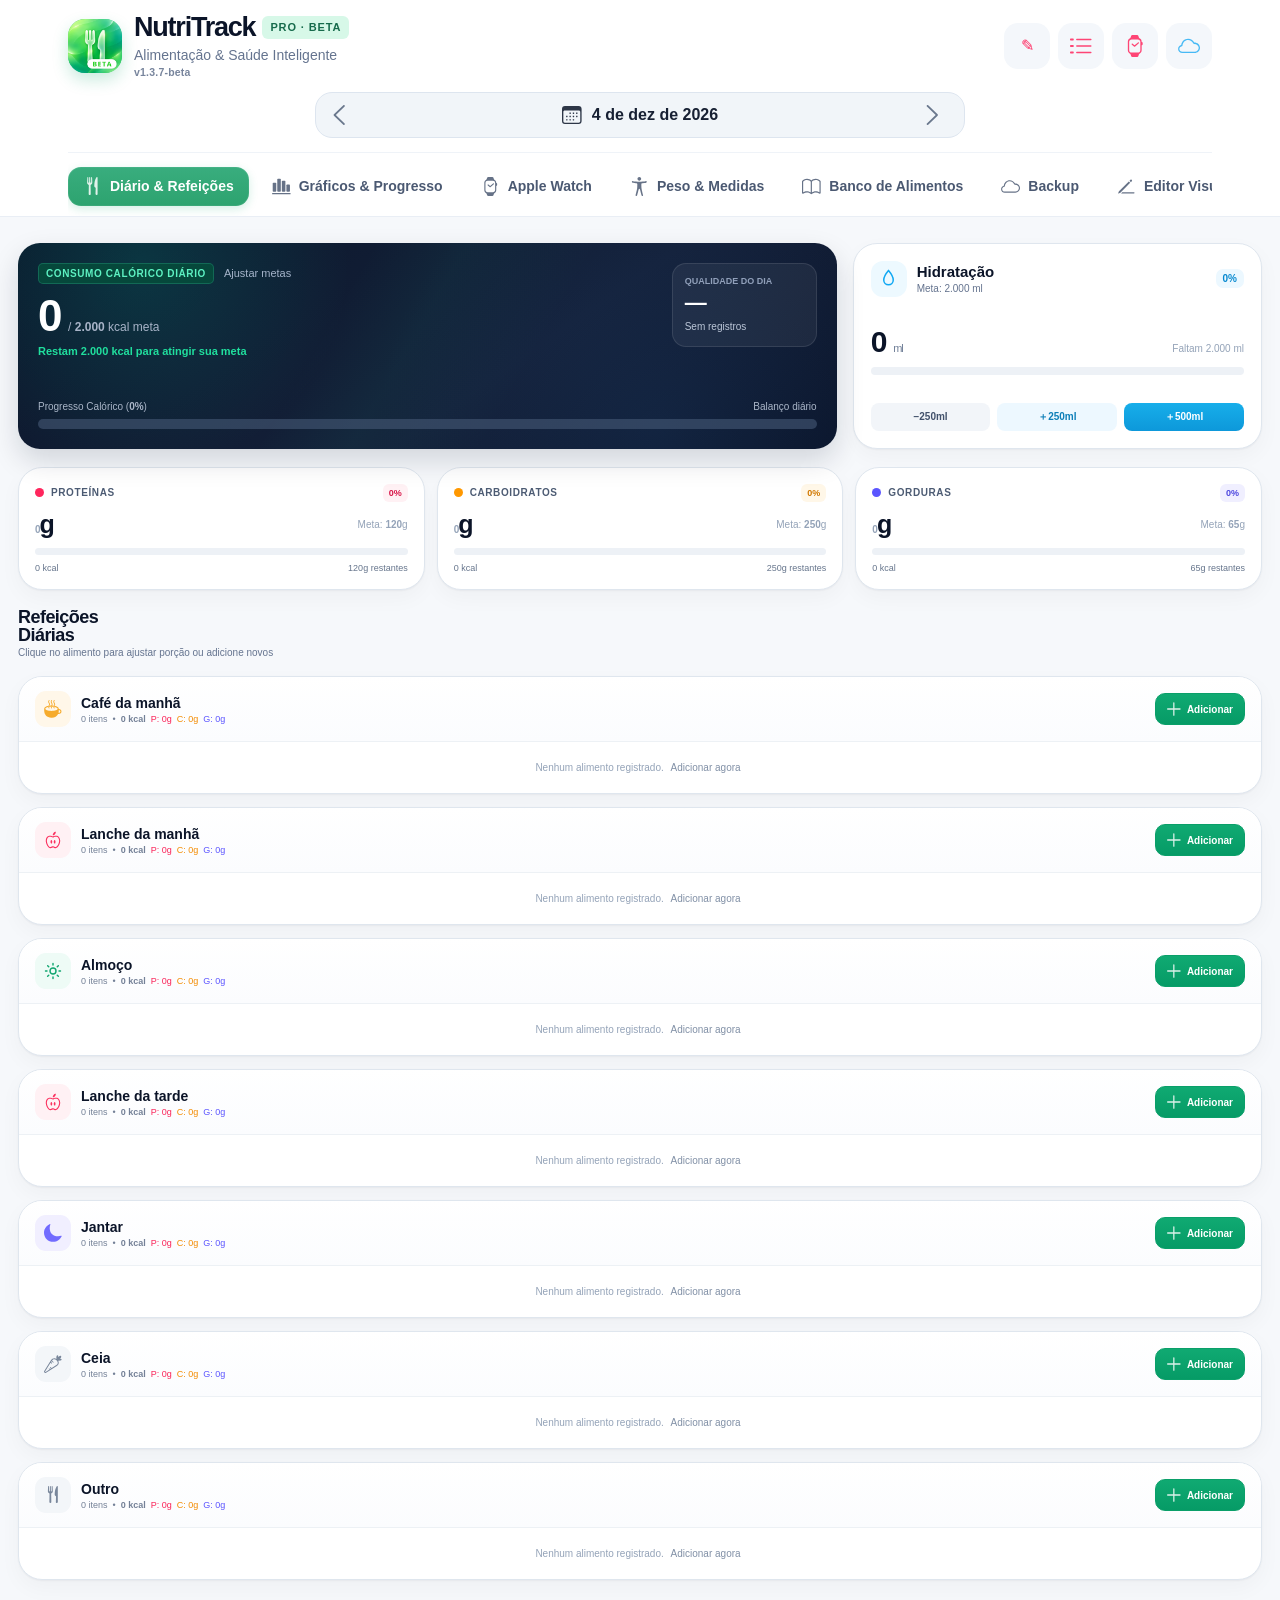
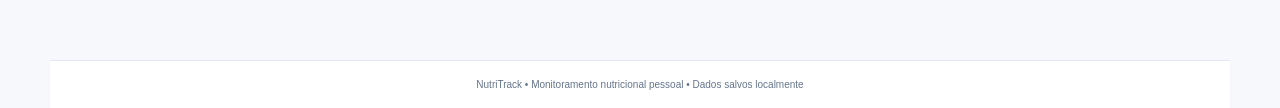
<file: beta/index.html>
<!doctype html>
<html lang="pt-BR">
<head>
  <meta charset="utf-8">
  <meta name="viewport" content="width=device-width,initial-scale=1,viewport-fit=cover">
  <meta name="theme-color" content="#10a66f">
  <meta name="robots" content="noindex,nofollow">
  <meta name="apple-mobile-web-app-capable" content="yes">
  <meta name="apple-mobile-web-app-status-bar-style" content="default">
  <meta name="apple-mobile-web-app-title" content="NutriTrack Beta">
  <title>NutriTrack Beta</title>
  <link rel="manifest" href="./manifest.webmanifest?v=11">
  <link rel="apple-touch-icon" href="./apple-touch-icon.png?v=11">
  <link rel="icon" type="image/png" href="./favicon.png?v=11">
  <link rel="stylesheet" href="./styles.css?v=19">
  <link rel="stylesheet" href="../layout-fixes.css?v=6">
  <link rel="stylesheet" href="../icon-rendering.css?v=1">
  <link rel="stylesheet" href="./tab-animation.css?v=9">
  <script src="../version.js?v=8"></script>
  <style>.beta-boot{min-height:100dvh;display:grid;place-items:center;padding:24px;text-align:center;font-family:-apple-system,BlinkMacSystemFont,"SF Pro Text",sans-serif;color:#0f172a;background:#f8fafc}.beta-boot p{color:#64748b}</style>
</head>
<body>
  <div class="beta-boot" id="betaBoot"><div><h1>NutriTrack Beta</h1><p>Carregando ambiente de testes…</p></div></div>
  <script>
  (async()=>{
    try{
      const response=await fetch('./base-index.html?v=20',{cache:'no-store'});
      if(!response.ok) throw new Error('Falha ao carregar a interface');
      const source=await response.text();
      let body=source.match(/<body>([\s\S]*?)<\/body>/i)?.[1];
      if(!body) throw new Error('Estrutura da interface não encontrada');
      body=body
        .replace(/<script\s+src="nutrition-data\.js"><\/script>/i,'')
        .replace(/<script\s+src="app\.js"><\/script>/i,'')
        .replace('<span class="badge">PRO</span>','<span class="badge">PRO · BETA</span>');
      document.body.innerHTML=body;

      const designSystem=document.createElement('script');
      designSystem.src='./design-system-runtime.js?v=1';
      document.body.appendChild(designSystem);

      const nutrition=document.createElement('script');
      nutrition.src='./nutrition-data.js?v=6';
      nutrition.onload=()=>{
        const app=document.createElement('script');
        app.src='./app.js?v=16';
        app.onload=()=>{
          const animation=document.createElement('script');
          animation.src='./tab-animation.js?v=9';
          document.body.appendChild(animation);
        };
        document.body.appendChild(app);
      };
      nutrition.onerror=()=>{throw new Error('Falha ao carregar base nutricional')};
      document.body.appendChild(nutrition);
    }catch(error){
      console.error('[NutriTrack Beta]',error);
      document.body.innerHTML='<div class="beta-boot"><div><h1>Não foi possível abrir a Beta</h1><p>Atualize a página e tente novamente.</p><p><a href="../menu.html">Voltar ao Menu Geral</a></p></div></div>';
    }
  })();
  </script>
</body>
</html>
</file>
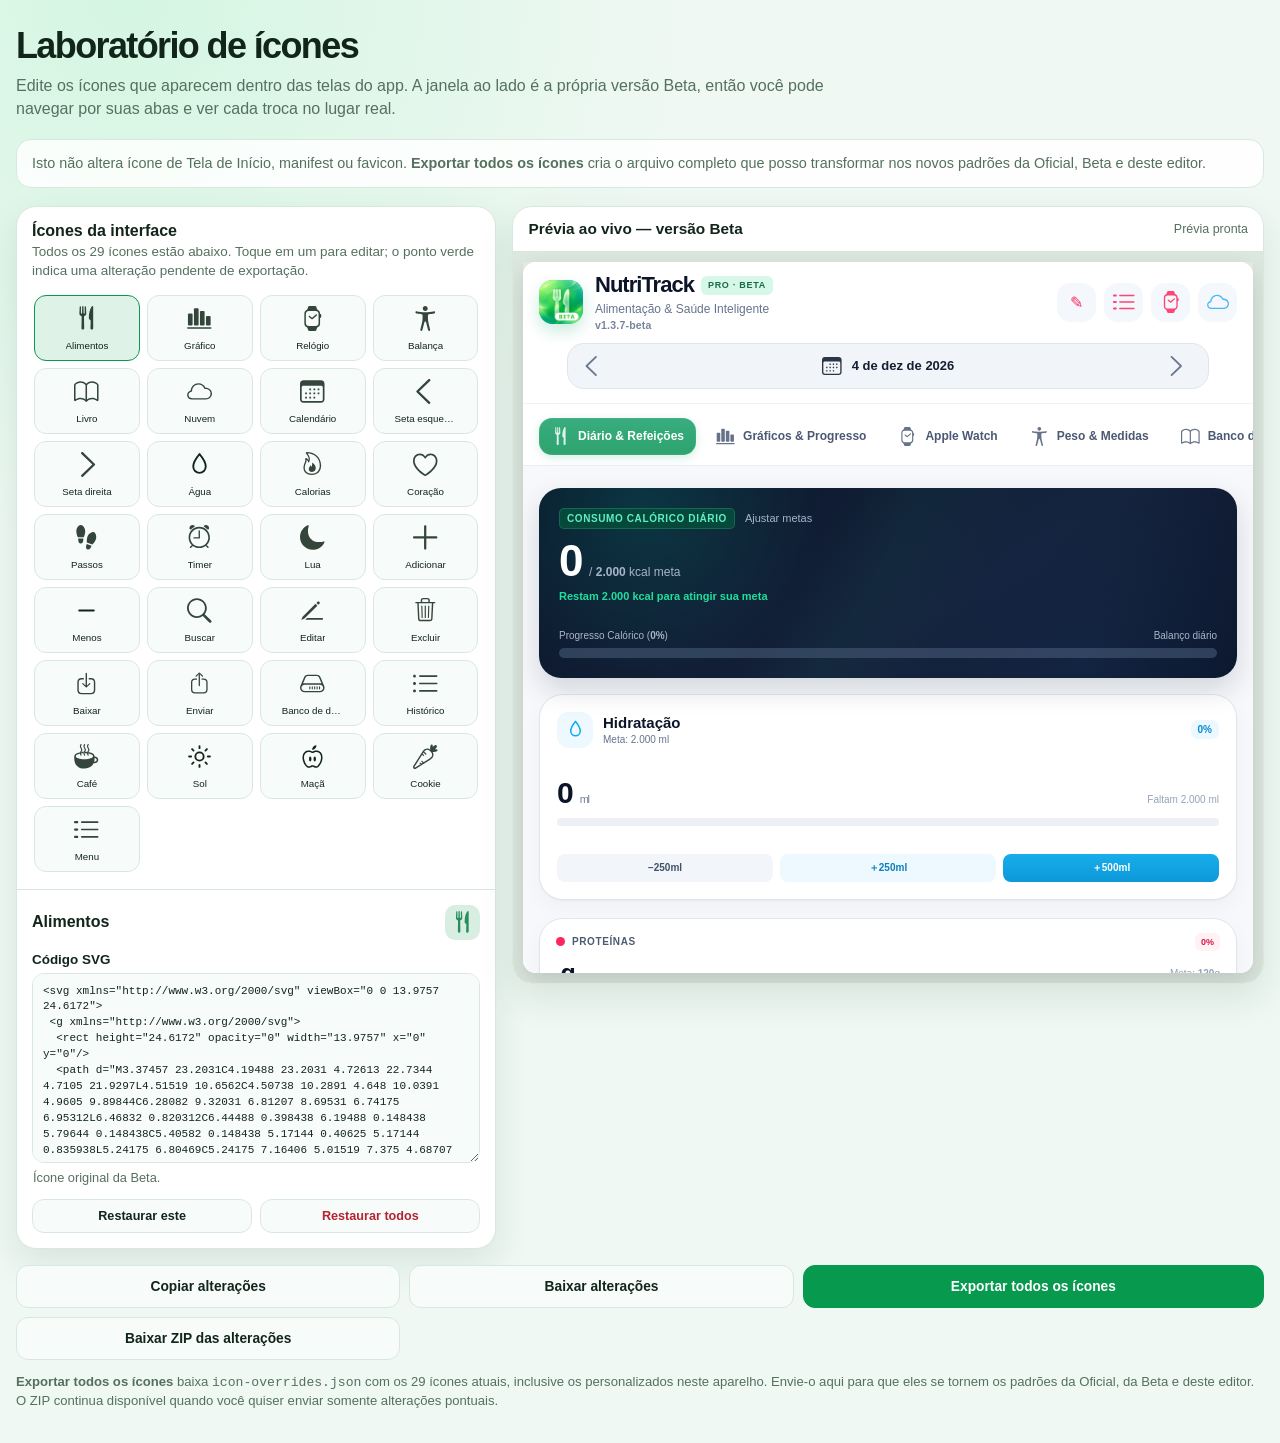
<file: icon-studio/index.html>
<!doctype html>
<html lang="pt-BR">
<head>
  <meta charset="utf-8">
  <meta name="viewport" content="width=device-width, initial-scale=1, viewport-fit=cover">
  <meta name="theme-color" content="#0a8f4e">
  <meta name="color-scheme" content="light dark">
  <link rel="manifest" href="./manifest.webmanifest">
  <link rel="apple-touch-icon" href="../icon-menu-192.png?v=2">
  <title>Laboratório de Ícones da Interface</title>
  <style>
    :root{--bg:#eff8f3;--surface:#fff;--surface2:#f7fbf9;--text:#12251b;--muted:#55705f;--line:#d9e8df;--accent:#07994e;--accent2:#087b42;--danger:#b42331;--shadow:0 14px 35px rgba(16,69,41,.11)}
    @media(prefers-color-scheme:dark){:root{--bg:#090b0a;--surface:#171b19;--surface2:#101412;--text:#f0f8f3;--muted:#aec4b6;--line:#2a3930;--accent:#35d377;--accent2:#21b963;--danger:#ff8991;--shadow:0 14px 35px rgba(0,0,0,.28)}}
    *{box-sizing:border-box}body{margin:0;background:radial-gradient(circle at 10% 0%,rgba(92,235,146,.18),transparent 30%),var(--bg);color:var(--text);font-family:-apple-system,BlinkMacSystemFont,"Segoe UI",sans-serif}main{max-width:1280px;margin:0 auto;padding:max(23px,env(safe-area-inset-top)) 16px calc(34px + env(safe-area-inset-bottom))}
    h1{font-size:clamp(1.55rem,5vw,2.25rem);line-height:1.05;letter-spacing:-.045em;margin:4px 0 9px}.lead{margin:0;color:var(--muted);line-height:1.48;max-width:820px}.notice{margin:18px 0;padding:13px 15px;border-radius:15px;border:1px solid var(--line);background:color-mix(in srgb,var(--surface) 86%,transparent);color:var(--muted);font-size:.9rem;line-height:1.44}
    .layout{display:grid;grid-template-columns:minmax(290px,.78fr) minmax(390px,1.22fr);gap:16px;align-items:start}.panel{border:1px solid var(--line);border-radius:20px;background:var(--surface);box-shadow:var(--shadow);overflow:hidden}.side{padding:15px}.side h2{font-size:1rem;margin:0 0 3px}.help{color:var(--muted);font-size:.84rem;line-height:1.4;margin:0 0 12px}
    .icon-grid{display:grid;grid-template-columns:repeat(4,minmax(0,1fr));gap:7px;padding:2px}.icon-choice{appearance:none;position:relative;min-height:66px;padding:7px 3px 5px;border:1px solid var(--line);border-radius:12px;background:var(--surface2);color:var(--text);display:grid;place-items:center;gap:3px;cursor:pointer}.icon-choice svg,.selected-preview svg{width:25px;height:25px;stroke-width:1.8;stroke-linecap:round;stroke-linejoin:round}.icon-choice svg.icon-stroke,.selected-preview svg.icon-stroke{fill:none;stroke:currentColor}.icon-choice svg.icon-fill,.selected-preview svg.icon-fill{fill:currentColor;stroke:none}.icon-choice span{font-size:.61rem;line-height:1.05;max-width:62px;overflow:hidden;text-overflow:ellipsis;white-space:nowrap}.icon-choice.active{border-color:var(--accent);background:color-mix(in srgb,var(--accent) 13%,var(--surface))}.icon-choice.changed:after{content:"";position:absolute;right:6px;top:6px;width:7px;height:7px;border-radius:50%;background:var(--accent)}
    .editor{border-top:1px solid var(--line);margin:15px -15px -15px;padding:15px}.editor-head{display:flex;align-items:center;justify-content:space-between;gap:8px}.editor h3{font-size:1rem;margin:0}.selected-preview{width:35px;height:35px;flex:0 0 auto;padding:6px;border-radius:10px;background:color-mix(in srgb,var(--accent) 13%,var(--surface2));color:var(--accent2)}.selected-preview svg{width:100%;height:100%}
    label{display:block;font-size:.84rem;font-weight:800;margin:12px 0 6px}textarea{display:block;width:100%;height:190px;resize:vertical;padding:10px;border:1px solid var(--line);border-radius:12px;background:var(--surface2);color:var(--text);outline:none;font:11px/1.45 ui-monospace,SFMono-Regular,Menlo,monospace}textarea:focus{border-color:var(--accent);box-shadow:0 0 0 3px color-mix(in srgb,var(--accent) 20%,transparent)}.status{min-height:19px;margin:7px 1px 0;font-size:.8rem;color:var(--muted)}.status.error{color:var(--danger)}
    .row{display:flex;gap:8px;margin-top:10px}.small-btn,.action{appearance:none;border:1px solid var(--line);border-radius:12px;background:var(--surface2);color:var(--text);font-weight:800;cursor:pointer}.small-btn{padding:9px 10px;font-size:.79rem;flex:1}.small-btn.danger{color:var(--danger)}.preview-panel{padding:0}.preview-head{display:flex;align-items:center;justify-content:space-between;gap:8px;padding:13px 15px;border-bottom:1px solid var(--line)}.preview-head strong{font-size:.96rem}.preview-head span{color:var(--muted);font-size:.78rem}.frame-wrap{background:#dce7df;padding:10px}.app-frame{display:block;width:100%;height:min(79dvh,780px);border:0;border-radius:13px;background:#fff;box-shadow:0 10px 26px rgba(0,0,0,.14)}.loading{padding:22px;color:var(--muted);font-size:.86rem;text-align:center}
    .actions{display:grid;grid-template-columns:1fr 1fr 1.2fr;gap:9px;margin-top:16px}.action{padding:13px 9px;font-size:.86rem}.action.primary{border-color:var(--accent);background:var(--accent);color:#fff}.action:disabled{opacity:.55;cursor:not-allowed}.footer{margin:13px 0 0;color:var(--muted);font-size:.82rem;line-height:1.4}
    @media(max-width:880px){.layout{grid-template-columns:1fr}.app-frame{height:78dvh}}@media(max-width:420px){.icon-grid{grid-template-columns:repeat(3,1fr)}.actions{grid-template-columns:1fr}.app-frame{height:74dvh}}
  </style>
</head>
<body>
  <main>
    <h1>Laboratório de ícones</h1>
    <p class="lead">Edite os ícones que aparecem dentro das telas do app. A janela ao lado é a própria versão Beta, então você pode navegar por suas abas e ver cada troca no lugar real.</p>
    <p class="notice">Isto não altera ícone de Tela de Início, manifest ou favicon. <strong>Exportar todos os ícones</strong> cria o arquivo completo que posso transformar nos novos padrões da Oficial, Beta e deste editor.</p>

    <div class="layout">
      <section class="panel side">
        <h2>Ícones da interface</h2>
        <p class="help">Todos os 29 ícones estão abaixo. Toque em um para editar; o ponto verde indica uma alteração pendente de exportação.</p>
        <div class="icon-grid" id="icon-grid" aria-label="Lista de ícones da interface"></div>
        <section class="editor">
          <div class="editor-head"><h3 id="selected-name">Selecione um ícone</h3><div class="selected-preview" id="selected-preview"></div></div>
          <label for="svg-code">Código SVG</label>
          <textarea id="svg-code" spellcheck="false" autocomplete="off" autocapitalize="off" placeholder='Cole um SVG completo, por exemplo: &lt;svg viewBox="0 0 24 24"&gt;...&lt;/svg&gt;'></textarea>
          <div class="status" id="status" aria-live="polite">Aguardando a Beta carregar.</div>
          <div class="row"><button class="small-btn" id="restore-one" type="button">Restaurar este</button><button class="small-btn danger" id="restore-all" type="button">Restaurar todos</button></div>
        </section>
      </section>

      <section class="panel preview-panel">
        <div class="preview-head"><strong>Prévia ao vivo — versão Beta</strong><span id="frame-status">Carregando app…</span></div>
        <div class="frame-wrap"><iframe class="app-frame" id="beta-frame" title="Prévia da versão Beta" src="../beta/index.html?icon-lab=2"></iframe></div>
      </section>
    </div>

    <div class="actions">
      <button class="action" id="copy" type="button">Copiar alterações</button>
      <button class="action" id="json" type="button">Baixar alterações</button>
      <button class="action primary" id="export-all" type="button">Exportar todos os ícones</button>
      <button class="action" id="zip" type="button">Baixar ZIP das alterações</button>
    </div>
    <p class="footer"><strong>Exportar todos os ícones</strong> baixa <code>icon-overrides.json</code> com os 29 ícones atuais, inclusive os personalizados neste aparelho. Envie-o aqui para que eles se tornem os padrões da Oficial, da Beta e deste editor. O ZIP continua disponível quando você quiser enviar somente alterações pontuais.</p>
  </main>
  <script>
    (function(){
      var STORAGE="alimentacao-beta-interface-icons-v1";
      var definitions=[
        ["i-utensils","Alimentos","0 0 13.9757 24.6172",'\n <g xmlns="http://www.w3.org/2000/svg">\n  <rect height="24.6172" opacity="0" width="13.9757" x="0" y="0"/>\n  <path d="M3.37457 23.2031C4.19488 23.2031 4.72613 22.7344 4.7105 21.9297L4.51519 10.6562C4.50738 10.2891 4.648 10.0391 4.9605 9.89844C6.28082 9.32031 6.81207 8.69531 6.74175 6.95312L6.46832 0.820312C6.44488 0.398438 6.19488 0.148438 5.79644 0.148438C5.40582 0.148438 5.17144 0.40625 5.17144 0.835938L5.24175 6.80469C5.24175 7.16406 5.01519 7.375 4.68707 7.375C4.35894 7.375 4.12457 7.17188 4.12457 6.82812L4.023 0.65625C4.01519 0.242188 3.773 0 3.37457 0C2.97613 0 2.73394 0.242188 2.72613 0.65625L2.61675 6.82812C2.61675 7.17188 2.38238 7.375 2.05425 7.375C1.73394 7.375 1.50738 7.16406 1.50738 6.80469L1.56988 0.835938C1.56988 0.40625 1.34332 0.148438 0.95269 0.148438C0.554253 0.148438 0.304253 0.398438 0.280815 0.820312L0.00737778 6.95312C-0.0707472 8.69531 0.468315 9.32031 1.78082 9.89844C2.09332 10.0391 2.24175 10.2891 2.23394 10.6562L2.03863 21.9297C2.023 22.7344 2.55425 23.2031 3.37457 23.2031ZM11.1089 14.6172L10.8746 21.8359C10.8433 22.7344 11.3902 23.2031 12.2027 23.2031C13.0386 23.2031 13.5699 22.7656 13.5699 21.9688L13.5699 0.726562C13.5699 0.234375 13.2496 0 12.8824 0C12.5152 0 12.2808 0.203125 11.9761 0.640625C10.3589 2.90625 9.31207 7.08594 9.31207 11.1719L9.31207 11.7266C9.31207 12.4531 9.56207 12.9375 10.0621 13.2812L10.6168 13.6641C10.9683 13.9141 11.1246 14.2109 11.1089 14.6172Z" fill="currentColor" fill-opacity="0.85"/>\n </g>\n'],
        ["i-chart","Gráfico","0 0 22.7266 18.4766",'\n <g xmlns="http://www.w3.org/2000/svg">\n  <rect height="18.4766" opacity="0" width="22.7266" x="0" y="0"/>\n  <path d="M0 17.7891C0 18.1797 0.320312 18.4766 0.695312 18.4766L21.625 18.4766C22 18.4766 22.3203 18.1797 22.3203 17.7891C22.3203 17.3984 22 17.1016 21.625 17.1016L0.695312 17.1016C0.320312 17.1016 0 17.3984 0 17.7891Z" fill="currentColor" fill-opacity="0.85"/>\n  <path d="M17.2266 14.6875C17.2266 15.2266 17.5703 15.5469 18.1328 15.5469L20.5703 15.5469C21.1172 15.5469 21.4688 15.2266 21.4688 14.6875L21.4688 7.78906C21.4688 7.25781 21.1172 6.92969 20.5703 6.92969L18.1328 6.92969C17.5703 6.92969 17.2266 7.25781 17.2266 7.78906Z" fill="currentColor" fill-opacity="0.85"/>\n  <path d="M11.7656 14.6875C11.7656 15.2266 12.1172 15.5469 12.6719 15.5469L15.1016 15.5469C15.6562 15.5469 16.0078 15.2266 16.0078 14.6875L16.0078 3.1875C16.0078 2.64062 15.6562 2.32031 15.1016 2.32031L12.6719 2.32031C12.1172 2.32031 11.7656 2.64062 11.7656 3.1875Z" fill="currentColor" fill-opacity="0.85"/>\n  <path d="M6.30469 14.6875C6.30469 15.2266 6.65625 15.5469 7.20312 15.5469L9.64062 15.5469C10.1953 15.5469 10.5469 15.2266 10.5469 14.6875L10.5469 0.859375C10.5469 0.328125 10.1953 0 9.64062 0L7.20312 0C6.65625 0 6.30469 0.328125 6.30469 0.859375Z" fill="currentColor" fill-opacity="0.85"/>\n  <path d="M0.851562 14.6875C0.851562 15.2266 1.19531 15.5469 1.75 15.5469L4.1875 15.5469C4.73438 15.5469 5.09375 15.2266 5.09375 14.6875L5.09375 5.52344C5.09375 5 4.73438 4.66406 4.1875 4.66406L1.75 4.66406C1.19531 4.66406 0.851562 5 0.851562 5.52344Z" fill="currentColor" fill-opacity="0.85"/>\n </g>\n'],
        ["i-watch","Relógio","0 0 14.6172 20.9453",'\n <g xmlns="http://www.w3.org/2000/svg">\n  <rect height="20.9453" opacity="0" width="14.6172" x="0" y="0"/>\n  <path d="M0.492188 14.3594C0.492188 15.9141 1.08594 17.0156 2.21875 17.6406C2.75 17.9297 3.03125 18.25 3.23438 18.8906L3.58594 20.0625C3.76562 20.6562 4.1875 20.9453 4.80469 20.9453L9.34375 20.9453C9.99219 20.9453 10.3828 20.6641 10.5625 20.0625L10.9219 18.8906C11.1172 18.25 11.4062 17.9297 11.9375 17.6406C13.0703 17.0156 13.6562 15.9141 13.6562 14.3594L13.6562 6.59375C13.6562 5.03906 13.0703 3.92969 11.9375 3.30469C11.4062 3.02344 11.1172 2.70312 10.9219 2.0625L10.5625 0.890625C10.3984 0.304688 9.98438 0.0078125 9.34375 0.0078125L4.80469 0.0078125C4.1875 0.0078125 3.76562 0.296875 3.58594 0.890625L3.23438 2.0625C3.03906 2.69531 2.75781 3.03125 2.21875 3.30469C1.09375 3.90625 0.492188 5.02344 0.492188 6.59375ZM1.75781 14.1797L1.75781 6.77344C1.75781 5.17188 2.69531 4.21094 4.27344 4.21094L9.89062 4.21094C11.4609 4.21094 12.3906 5.17188 12.3906 6.77344L12.3906 14.1797C12.3906 15.7734 11.4609 16.7344 9.89062 16.7344L4.27344 16.7344C2.69531 16.7344 1.75781 15.7734 1.75781 14.1797ZM13.4141 9.79688L13.7969 9.79688C14.2891 9.79688 14.6172 9.45312 14.6172 8.91406L14.6172 7.53125C14.6172 6.98438 14.2891 6.64062 13.7969 6.64062L13.4141 6.64062Z" fill="currentcolor" fill-opacity="0.85"/>\n  <path d="M4.22656 8.38281C4.00781 8.64062 4.04688 9.02344 4.3125 9.24219L6.34375 10.9531C6.75 11.2891 7.125 11.2891 7.50781 10.9531L10.9688 7.92969C11.2188 7.71094 11.2188 7.32031 10.9688 7.0625C10.7422 6.84375 10.3672 6.83594 10.1172 7.07031L6.91406 9.85156L5.07812 8.29688C4.82812 8.10156 4.45312 8.125 4.22656 8.38281Z" fill="currentcolor" fill-opacity="0.85"/>\n </g>\n'],
        ["i-scale","Balança","0 0 17.6172 21.9141",'\n <g xmlns="http://www.w3.org/2000/svg">\n  <rect height="21.9141" opacity="0" width="17.6172" x="0" y="0"/>\n  <path d="M8.60156 4.30469C9.79688 4.30469 10.75 3.34375 10.75 2.15625C10.75 0.960938 9.79688 0 8.60156 0C7.40625 0 6.44531 0.960938 6.44531 2.15625C6.44531 3.34375 7.40625 4.30469 8.60156 4.30469ZM8.60156 13.6328C9.02344 13.6328 9.21094 13.9062 9.42188 14.625C9.72656 15.6172 10.7891 19.7812 11.0938 21.0078C11.2344 21.6172 11.5547 21.875 12.0234 21.875C12.6484 21.875 13.0234 21.3047 12.8594 20.6875C12.7812 20.4219 11.3281 14.4062 11.1484 13.1641C10.9609 11.8984 10.9453 9.125 10.9453 8.27344C10.9531 7.66406 11.2188 7.28906 11.7266 7.17969C12.1953 7.07812 15.9766 6.65625 16.4844 6.50781C16.9219 6.38281 17.2109 6.03125 17.2109 5.57812C17.2109 5.01562 16.7891 4.67188 16.375 4.67188C16.1953 4.67188 16.0312 4.71094 15.8281 4.75781C14.3203 5.03125 10.9688 5.38281 8.60156 5.38281C6.24219 5.38281 2.875 5.04688 1.375 4.75781C1.17969 4.71094 1.00781 4.67188 0.835938 4.67188C0.40625 4.67188 0 5.01562 0 5.57812C0 6.03125 0.273438 6.41406 0.71875 6.50781C1.25 6.61719 5.00781 7.09375 5.47656 7.17969C5.98438 7.27344 6.25781 7.66406 6.27344 8.27344C6.28125 9.125 6.24219 11.8984 6.05469 13.1641C5.86719 14.4062 4.41406 20.4219 4.34375 20.6875C4.17188 21.3047 4.55469 21.875 5.17969 21.875C5.64062 21.875 5.95312 21.6172 6.11719 21.0078C6.45312 19.7891 7.47656 15.6328 7.79688 14.625C8.01562 13.9219 8.1875 13.6328 8.60156 13.6328Z" fill="currentcolor" fill-opacity="0.85"/>\n </g>\n'],
        ["i-book","Livro","0 0 22.5547 18.3828",'\n <g xmlns="http://www.w3.org/2000/svg">\n  <rect height="18.3828" opacity="0" width="22.5547" x="0" y="0"/>\n  <path d="M0 16.9297C0 17.6172 0.453125 17.8906 0.953125 17.8906C1.25781 17.8906 1.50781 17.7344 1.82812 17.5234C2.92188 16.6875 4.38281 16.1797 5.92188 16.1875C7.45312 16.1953 8.97656 16.7812 10.1172 17.9141C10.4844 18.2578 10.7656 18.3672 11.0781 18.3672C11.3906 18.3672 11.6797 18.2578 12.0312 17.9141C13.1875 16.7891 14.6953 16.1953 16.2266 16.1875C17.7656 16.1797 19.2344 16.6875 20.3203 17.5234C20.6406 17.7344 20.8984 17.8906 21.1953 17.8906C21.6953 17.8906 22.1484 17.6172 22.1484 16.9297L22.1484 3.26562C22.1484 3.08594 22.1328 2.96094 22.0312 2.78906C21.125 1.25781 18.875 0 16.1953 0C13.9609 0 12.0859 0.90625 11.0781 2.19531C10.0625 0.90625 8.1875 0 5.95312 0C3.27344 0 1.02344 1.25781 0.117188 2.78906C0.015625 2.96094 0 3.08594 0 3.26562ZM1.38281 16.1562L1.38281 3.4375C2.21094 2.20312 4.03906 1.38281 5.95312 1.38281C7.92969 1.38281 9.61719 2.21094 10.3828 3.52344L10.3828 16.3438C9.38281 15.5078 7.73438 14.8047 5.95312 14.8047C4.09375 14.8047 2.42969 15.3438 1.38281 16.1562ZM11.7656 16.3438L11.7656 3.52344C12.5312 2.21094 14.2266 1.38281 16.1953 1.38281C18.1094 1.38281 19.9375 2.20312 20.7656 3.4375L20.7656 16.1562C19.7266 15.3438 18.0547 14.8047 16.1953 14.8047C14.4141 14.8047 12.7656 15.5078 11.7656 16.3438Z" fill="CurrentColor" fill-opacity="0.85"/>\n </g>\n'],
        ["i-cloud","Nuvem","0 0 24.1016 16.1016",'\n <g xmlns="http://www.w3.org/2000/svg">\n  <rect height="16.1016" opacity="0" width="24.1016" x="0" y="0"/>\n  <path d="M4.96094 15.8359L18.1406 15.8359C21.4922 15.8359 24.1016 13.2969 24.1016 10.0625C24.1016 6.79688 21.4297 4.32812 17.8203 4.32812C16.4844 1.65625 14.0703 0 11.0234 0C7.14062 0 3.88281 3.05469 3.53125 7.05469C1.52344 7.61719 0.109375 9.27344 0.109375 11.4297C0.109375 13.8594 1.88281 15.8359 4.96094 15.8359ZM4.94531 14.4531C2.77344 14.4531 1.49219 13.2266 1.49219 11.4688C1.49219 9.9375 2.49219 8.8125 4.1875 8.36719C4.69531 8.23438 4.875 8.00781 4.91406 7.5C5.14844 4.03125 7.82031 1.38281 11.0234 1.38281C13.5859 1.38281 15.5156 2.82031 16.6484 5.15625C16.8672 5.60156 17.125 5.75781 17.6875 5.75781C20.8125 5.75781 22.7109 7.71875 22.7109 10.1016C22.7109 12.5234 20.75 14.4531 18.2266 14.4531Z" fill="currentcolor" fill-opacity="0.85"/>\n </g>\n'],
        ["i-calendar","Calendário","0 0 20.4219 18.3828",'\n <g xmlns="http://www.w3.org/2000/svg">\n  <rect height="18.3828" opacity="0" width="20.4219" x="0" y="0"/>\n  <path d="M3.03906 18.3828L16.9688 18.3828C18.9922 18.3828 20.0156 17.3672 20.0156 15.375L20.0156 3.03125C20.0156 1.03906 18.9922 0.0234375 16.9688 0.0234375L3.03906 0.0234375C1.02344 0.0234375 0 1.03125 0 3.03125L0 15.375C0 17.375 1.02344 18.3828 3.03906 18.3828ZM2.92969 17C1.92969 17 1.38281 16.4688 1.38281 15.4375L1.38281 6.11719C1.38281 5.07812 1.92969 4.55469 2.92969 4.55469L17.0703 4.55469C18.0625 4.55469 18.625 5.07812 18.625 6.11719L18.625 15.4375C18.625 16.4688 18.0625 17 17.0703 17ZM8.01562 8.14844L8.60938 8.14844C8.94531 8.14844 9.03906 8.05469 9.03906 7.72656L9.03906 7.14062C9.03906 6.8125 8.94531 6.72656 8.60938 6.72656L8.01562 6.72656C7.6875 6.72656 7.59375 6.8125 7.59375 7.14062L7.59375 7.72656C7.59375 8.05469 7.6875 8.14844 8.01562 8.14844ZM11.4141 8.14844L12.0078 8.14844C12.3359 8.14844 12.4297 8.05469 12.4297 7.72656L12.4297 7.14062C12.4297 6.8125 12.3359 6.72656 12.0078 6.72656L11.4141 6.72656C11.0781 6.72656 10.9844 6.8125 10.9844 7.14062L10.9844 7.72656C10.9844 8.05469 11.0781 8.14844 11.4141 8.14844ZM14.8047 8.14844L15.3984 8.14844C15.7266 8.14844 15.8281 8.05469 15.8281 7.72656L15.8281 7.14062C15.8281 6.8125 15.7266 6.72656 15.3984 6.72656L14.8047 6.72656C14.4766 6.72656 14.375 6.8125 14.375 7.14062L14.375 7.72656C14.375 8.05469 14.4766 8.14844 14.8047 8.14844ZM4.625 11.4844L5.21875 11.4844C5.54688 11.4844 5.64844 11.3984 5.64844 11.0703L5.64844 10.4766C5.64844 10.1562 5.54688 10.0625 5.21875 10.0625L4.625 10.0625C4.29688 10.0625 4.19531 10.1562 4.19531 10.4766L4.19531 11.0703C4.19531 11.3984 4.29688 11.4844 4.625 11.4844ZM8.01562 11.4844L8.60938 11.4844C8.94531 11.4844 9.03906 11.3984 9.03906 11.0703L9.03906 10.4766C9.03906 10.1562 8.94531 10.0625 8.60938 10.0625L8.01562 10.0625C7.6875 10.0625 7.59375 10.1562 7.59375 10.4766L7.59375 11.0703C7.59375 11.3984 7.6875 11.4844 8.01562 11.4844ZM11.4141 11.4844L12.0078 11.4844C12.3359 11.4844 12.4297 11.3984 12.4297 11.0703L12.4297 10.4766C12.4297 10.1562 12.3359 10.0625 12.0078 10.0625L11.4141 10.0625C11.0781 10.0625 10.9844 10.1562 10.9844 10.4766L10.9844 11.0703C10.9844 11.3984 11.0781 11.4844 11.4141 11.4844ZM14.8047 11.4844L15.3984 11.4844C15.7266 11.4844 15.8281 11.3984 15.8281 11.0703L15.8281 10.4766C15.8281 10.1562 15.7266 10.0625 15.3984 10.0625L14.8047 10.0625C14.4766 10.0625 14.375 10.1562 14.375 10.4766L14.375 11.0703C14.375 11.3984 14.4766 11.4844 14.8047 11.4844ZM4.625 14.8281L5.21875 14.8281C5.54688 14.8281 5.64844 14.7422 5.64844 14.4141L5.64844 13.8203C5.64844 13.4922 5.54688 13.4062 5.21875 13.4062L4.625 13.4062C4.29688 13.4062 4.19531 13.4922 4.19531 13.8203L4.19531 14.4141C4.19531 14.7422 4.29688 14.8281 4.625 14.8281ZM8.01562 14.8281L8.60938 14.8281C8.94531 14.8281 9.03906 14.7422 9.03906 14.4141L9.03906 13.8203C9.03906 13.4922 8.94531 13.4062 8.60938 13.4062L8.01562 13.4062C7.6875 13.4062 7.59375 13.4922 7.59375 13.8203L7.59375 14.4141C7.59375 14.7422 7.6875 14.8281 8.01562 14.8281ZM11.4141 14.8281L12.0078 14.8281C12.3359 14.8281 12.4297 14.7422 12.4297 14.4141L12.4297 13.8203C12.4297 13.4922 12.3359 13.4062 12.0078 13.4062L11.4141 13.4062C11.0781 13.4062 10.9844 13.4922 10.9844 13.8203L10.9844 14.4141C10.9844 14.7422 11.0781 14.8281 11.4141 14.8281Z" fill="currentcolor" fill-opacity="0.85"/>\n </g>\n'],
        ["i-left","Seta esquerda","0 0 12.5938 17.0547",'\n <g xmlns="http://www.w3.org/2000/svg">\n  <rect height="17.0547" opacity="0" width="12.5938" x="0" y="0"/>\n  <path d="M0 8.52344C0 8.74219 0.0859375 8.92969 0.25 9.09375L8.28125 16.8203C8.42969 16.9609 8.61719 17.0469 8.83594 17.0469C9.27344 17.0469 9.61719 16.7109 9.61719 16.2656C9.61719 16.0469 9.53125 15.8594 9.39062 15.7188L1.90625 8.52344L9.39062 1.32031C9.53125 1.17969 9.61719 0.984375 9.61719 0.773438C9.61719 0.328125 9.27344 0 8.83594 0C8.61719 0 8.42969 0.078125 8.28125 0.226562L0.25 7.95312C0.0859375 8.10938 0 8.29688 0 8.52344Z" fill="currentColor" fill-opacity="0.85"/>\n </g>\n'],
        ["i-right","Seta direita","0 0 11.7812 17.0547",'\n <g xmlns="http://www.w3.org/2000/svg">\n  <rect height="17.0547" opacity="0" width="11.7812" x="0" y="0"/>\n  <path d="M11.7812 8.52344C11.7812 8.29688 11.6953 8.10938 11.5312 7.95312L3.5 0.226562C3.35156 0.078125 3.16406 0 2.94531 0C2.50781 0 2.16406 0.328125 2.16406 0.773438C2.16406 0.984375 2.25 1.17969 2.39062 1.32031L9.875 8.52344L2.39062 15.7188C2.25 15.8594 2.16406 16.0469 2.16406 16.2656C2.16406 16.7109 2.50781 17.0469 2.94531 17.0469C3.16406 17.0469 3.35156 16.9609 3.5 16.8203L11.5312 9.09375C11.6953 8.92969 11.7812 8.74219 11.7812 8.52344Z" fill="currentColor" fill-opacity="0.85"/>\n </g>\n'],
        ["i-water","Água","0 0 24 24",'<path d="M12 2s6 7 6 12a6 6 0 0 1-12 0c0-5 6-12 6-12Z"/>'],
        ["i-flame","Calorias","0 0 17.0078 23.4609",'\n <g xmlns="http://www.w3.org/2000/svg">\n  <rect height="23.4609" opacity="0" width="17.0078" x="0" y="0"/>\n  <path d="M7.84375 21.6172C13.0938 21.6172 16.6016 18.0625 16.6016 12.6875C16.6016 3.75781 9 0 3.625 0C2.75781 0 2.22656 0.304688 2.22656 0.890625C2.22656 1.11719 2.32812 1.35156 2.53125 1.58594C3.73438 3.03125 4.94531 4.76562 4.96094 6.70312C4.96094 7.20312 4.88281 7.65625 4.53125 8.20312L5 8.10938C4.53125 6.65625 3.26562 5.64844 2.26562 5.64844C1.89844 5.64844 1.65625 5.91406 1.65625 6.30469C1.65625 6.57031 1.73438 7.1875 1.73438 7.63281C1.73438 10.0078 0 11.2578 0 14.8516C0 18.9219 3.10938 21.6172 7.84375 21.6172ZM7.92969 20.3984C3.92188 20.3984 1.23438 18.1641 1.23438 14.8516C1.23438 11.5078 2.99219 10.5156 2.99219 7.76562C2.99219 7.375 2.91406 7 2.83594 6.65625L2.625 7.01562C3.41406 7.42188 4.10938 8.29688 4.45312 9.625C4.5 9.82031 4.59375 9.90625 4.74219 9.90625C5.45312 9.90625 6.05469 8.11719 6.05469 6.82812C6.05469 4.61719 5.08594 2.57812 3.42188 0.898438L3.1875 1.17969C10.3516 1.25781 15.3125 6.0625 15.3125 12.6484C15.3125 17.2734 12.3438 20.3984 7.92969 20.3984ZM8.04688 18.7812C10.3906 18.7812 11.5312 17.0703 11.5312 15.1172C11.5312 13.1953 10.4062 11.0703 8.25781 10.0469C8.17188 10.0078 8.10938 10.0625 8.125 10.1484C8.3125 11.7812 8.0625 13.2656 7.53906 13.9688C7.28906 13.3984 6.98438 12.8984 6.53125 12.5C6.45312 12.4453 6.39844 12.4688 6.38281 12.5625C6.21875 13.6719 5 14.2969 5 16.0234C5 17.6797 6.21094 18.7812 8.04688 18.7812Z" fill="currentcolor" fill-opacity="0.85"/>\n </g>\n'],
        ["i-heart","Coração","0 0 20.1875 18.7734",'\n <g xmlns="http://www.w3.org/2000/svg">\n  <rect height="18.7734" opacity="0" width="20.1875" x="0" y="0"/>\n  <path d="M0 6.52344C0 10.7656 3.64062 14.9219 9.23438 18.5234C9.42969 18.6484 9.70312 18.7734 9.89062 18.7734C10.0859 18.7734 10.3594 18.6484 10.5547 18.5234C16.1406 14.9219 19.7812 10.7656 19.7812 6.52344C19.7812 3.03906 17.3828 0.554688 14.1719 0.554688C12.3359 0.554688 10.7734 1.47656 9.89062 2.89062C9.01562 1.48438 7.45312 0.554688 5.60938 0.554688C2.39844 0.554688 0 3.03906 0 6.52344ZM1.38281 6.52344C1.38281 3.78906 3.17188 1.9375 5.59375 1.9375C7.47656 1.9375 8.60938 3.10938 9.28906 4.21094C9.52344 4.57031 9.67969 4.67969 9.89062 4.67969C10.1094 4.67969 10.2422 4.5625 10.5 4.21094C11.2109 3.125 12.3125 1.9375 14.1875 1.9375C16.6094 1.9375 18.3984 3.78906 18.3984 6.52344C18.3984 10.2969 14.4453 14.3125 10.0781 17.2188C9.99219 17.2734 9.92969 17.3203 9.89062 17.3203C9.85156 17.3203 9.78906 17.2734 9.70312 17.2188C5.33594 14.3125 1.38281 10.2969 1.38281 6.52344Z" fill="currentColor" fill-opacity="0.85"/>\n </g>\n'],
        ["i-steps","Passos","0 0 18.9062 23.2578",'\n <g xmlns="http://www.w3.org/2000/svg">\n  <rect height="23.2578" opacity="0" width="18.9062" x="0" y="0"/>\n  <path d="M16.25 6.55469C14.2031 5.8125 11.2578 8.20312 10.375 10.6094C9.96094 11.7734 9.51562 14.2109 9.78125 16.3594L14.8984 18.2188C16.4766 16.7422 17.7109 14.6094 18.1406 13.4375C19.0078 11.0234 18.2969 7.29688 16.25 6.55469ZM10.3594 22.75C11.8203 23.2812 13.1406 22.1094 13.8906 20.0547C13.9688 19.8438 14.0625 19.5078 14.1172 19.2578L9.72656 17.6562C9.60156 17.8828 9.46875 18.1953 9.39062 18.4141C8.64062 20.4688 8.89844 22.2109 10.3594 22.75Z" fill="currentcolor" fill-opacity="0.85"/>\n  <path d="M4.125 0C1.95312 0 0 3.25781 0 5.82031C0 7.0625 0.421875 9.5 1.39844 11.4219L6.85156 11.4219C7.82812 9.5 8.25 7.0625 8.25 5.82031C8.25 3.25781 6.30469 0 4.125 0ZM4.13281 17.2266C5.6875 17.2266 6.52344 15.6797 6.52344 13.4922C6.52344 13.2656 6.50781 12.9219 6.46875 12.6719L1.79688 12.6719C1.75 12.9219 1.73438 13.2656 1.73438 13.4922C1.73438 15.6797 2.57031 17.2266 4.13281 17.2266Z" fill="currentcolor" fill-opacity="0.85"/>\n </g>\n'],
        ["i-timer","Timer","0 0 19.5469 22.4453",'\n <g xmlns="http://www.w3.org/2000/svg">\n  <rect height="22.4453" opacity="0" width="19.5469" x="0" y="0"/>\n  <path d="M9.57031 20.75C14.8516 20.75 19.1406 16.4609 19.1406 11.1797C19.1406 5.89844 14.8516 1.60938 9.57031 1.60938C4.28906 1.60938 0 5.89844 0 11.1797C0 16.4609 4.28906 20.75 9.57031 20.75ZM9.57031 19.2812C5.09375 19.2812 1.46875 15.6562 1.46875 11.1797C1.46875 6.71094 5.09375 3.08594 9.57031 3.08594C14.0391 3.08594 17.6641 6.71094 17.6641 11.1797C17.6641 15.6562 14.0391 19.2812 9.57031 19.2812ZM1.5 4.07031C1.65625 4.07031 1.75781 4.04688 1.89844 3.9375L5.20312 1.5C5.36719 1.375 5.45312 1.21875 5.45312 1.05469C5.45312 0.84375 5.35156 0.671875 5.17969 0.515625C4.79688 0.171875 4.14062 0 3.54688 0C1.99219 0 0.78125 1.21094 0.78125 2.73438C0.78125 3.08594 0.835938 3.44531 0.9375 3.67188C1.04688 3.91406 1.25 4.07031 1.5 4.07031ZM17.6328 4.07031C17.8906 4.07031 18.0859 3.90625 18.1953 3.67188C18.3047 3.45312 18.3594 3.08594 18.3594 2.73438C18.3594 1.21094 17.1406 0 15.5938 0C15 0 14.3438 0.171875 13.9609 0.515625C13.7812 0.671875 13.6875 0.84375 13.6875 1.05469C13.6875 1.21875 13.7734 1.375 13.9375 1.5L17.2344 3.9375C17.375 4.04688 17.4844 4.07031 17.6328 4.07031ZM1.28906 20.4688C1.54688 20.7344 1.96094 20.7344 2.23438 20.4609L4.10938 18.5859L3.1875 17.6641L1.29688 19.5469C1.03125 19.8047 1.03125 20.2188 1.28906 20.4688ZM17.8516 20.4688C18.1094 20.2188 18.1094 19.8047 17.8438 19.5469L15.9531 17.6641L15.0312 18.5859L16.9062 20.4609C17.1719 20.7344 17.5938 20.7344 17.8516 20.4688Z" fill="CurrentColor" fill-opacity="0.85"/>\n  <path d="M4.78906 12.2109L9.5625 12.2109C9.90625 12.2109 10.1719 11.9453 10.1719 11.6016L10.1719 5.25781C10.1719 4.92188 9.90625 4.65625 9.5625 4.65625C9.22656 4.65625 8.96094 4.92188 8.96094 5.25781L8.96094 11L4.78906 11C4.44531 11 4.17969 11.2656 4.17969 11.6016C4.17969 11.9453 4.44531 12.2109 4.78906 12.2109Z" fill="currentColor" fill-opacity="0.85"/>\n </g>\n'],
        ["i-moon","Lua","0 0 20.4609 20.2471",'\n <g xmlns="http://www.w3.org/2000/svg">\n  <rect height="20.2471" opacity="0" width="20.4609" x="0" y="0"/>\n  <path d="M10.4688 20.1821C14.8203 20.1821 18.3906 17.5571 19.9531 14.1352C20.2422 13.5337 19.8672 13.104 19.2734 13.2993C18.5469 13.5571 17.2891 13.8462 16.0391 13.8462C9.95312 13.8462 6.49219 10.3852 6.49219 4.29931C6.49219 3.08056 6.75 1.84619 7.14844 0.853999C7.40625 0.205561 6.96094-0.185064 6.33594 0.0883737C2.95312 1.52587 0 5.11181 0 9.70556C0 15.4868 4.69531 20.1821 10.4688 20.1821Z" fill="currentColor" fill-opacity="0.85"/>\n </g>\n'],
        ["i-plus","Adicionar","0 0 16.8516 16.4609",'\n <g xmlns="http://www.w3.org/2000/svg">\n  <rect height="16.4609" opacity="0" width="16.8516" x="0" y="0"/>\n  <path d="M8.98438 15.6797L8.98438 0.765625C8.98438 0.351562 8.64062 0 8.21875 0C7.80469 0 7.46094 0.351562 7.46094 0.765625L7.46094 15.6797C7.46094 16.0938 7.80469 16.4453 8.21875 16.4453C8.64062 16.4453 8.98438 16.0938 8.98438 15.6797ZM0.765625 8.98438L15.6797 8.98438C16.0938 8.98438 16.4453 8.64062 16.4453 8.22656C16.4453 7.80469 16.0938 7.46094 15.6797 7.46094L0.765625 7.46094C0.351562 7.46094 0 7.80469 0 8.22656C0 8.64062 0.351562 8.98438 0.765625 8.98438Z" fill="currentColor" fill-opacity="0.85"/>\n </g>\n'],
        ["i-minus","Menos","0 0 24 24",'<path d="M5 12h14"/>'],
        ["i-search","Buscar","0 0 19.9297 19.7109",'\n <g xmlns="http://www.w3.org/2000/svg">\n  <rect height="19.7109" opacity="0" width="19.9297" x="0" y="0"/>\n  <path d="M0 7.90625C0 12.2578 3.54688 15.8047 7.90625 15.8047C9.66406 15.8047 11.2812 15.2266 12.5938 14.25L17.7422 19.4062C17.9375 19.6094 18.2109 19.7109 18.4922 19.7109C19.1094 19.7109 19.5234 19.2422 19.5234 18.6562C19.5234 18.3672 19.4219 18.1172 19.2344 17.9219L14.1094 12.7734C15.1719 11.4375 15.8125 9.74219 15.8125 7.90625C15.8125 3.54688 12.2656 0 7.90625 0C3.54688 0 0 3.54688 0 7.90625ZM1.46094 7.90625C1.46094 4.35156 4.35156 1.46094 7.90625 1.46094C11.4609 1.46094 14.3438 4.35156 14.3438 7.90625C14.3438 11.4531 11.4609 14.3438 7.90625 14.3438C4.35156 14.3438 1.46094 11.4531 1.46094 7.90625Z" fill="currentcolor" fill-opacity="0.85"/>\n </g>\n'],
        ["i-edit","Editar","0 0 21.7831 18.4778",'\n <g xmlns="http://www.w3.org/2000/svg">\n  <rect height="18.4778" opacity="0" width="21.7831" x="0" y="0"/>\n  <path d="M20.1142 16.5475C20.1142 16.9303 19.8017 17.2428 19.4267 17.2428L4.6616 17.2428L6.05097 15.86L19.4267 15.86C19.8017 15.86 20.1142 16.1725 20.1142 16.5475Z" fill="currentColor" fill-opacity="0.85"/>\n  <path d="M3.8642 16.2897L15.1298 5.0397L13.5283 3.43033L2.26264 14.6803L1.28608 16.8366C1.19233 17.0553 1.4267 17.3053 1.64545 17.2116ZM15.9658 4.2272L16.9111 3.2897C17.4033 2.80533 17.4267 2.29752 16.9892 1.86783L16.708 1.58658C16.2861 1.1647 15.7705 1.20377 15.2939 1.67252L14.3408 2.61002Z" fill="currentColor" fill-opacity="0.85"/>\n </g>\n'],
        ["i-trash","Excluir","0 0 19.7734 24.0234",'\n <g xmlns="http://www.w3.org/2000/svg">\n  <rect height="24.0234" opacity="0" width="19.7734" x="0" y="0"/>\n  <path d="M6.67969 19.1484C7.01562 19.1484 7.23438 18.9297 7.22656 18.625L6.90625 7.60156C6.89844 7.29688 6.67188 7.09375 6.35938 7.09375C6.02344 7.09375 5.80469 7.30469 5.8125 7.61719L6.13281 18.625C6.14062 18.9375 6.35938 19.1484 6.67969 19.1484ZM9.6875 19.1484C10.0156 19.1484 10.25 18.9297 10.25 18.625L10.25 7.61719C10.25 7.30469 10.0156 7.09375 9.6875 7.09375C9.35938 7.09375 9.125 7.30469 9.125 7.61719L9.125 18.625C9.125 18.9297 9.35938 19.1484 9.6875 19.1484ZM12.6875 19.1484C13.0078 19.1484 13.2266 18.9453 13.2344 18.6328L13.5547 7.61719C13.5625 7.30469 13.3438 7.10156 13.0156 7.10156C12.7031 7.10156 12.4766 7.29688 12.4688 7.60938L12.1484 18.625C12.1406 18.9297 12.3516 19.1484 12.6875 19.1484ZM5.33594 4.46875L6.70312 4.46875L6.70312 2.32031C6.70312 1.69531 7.13281 1.28906 7.80469 1.28906L11.5469 1.28906C12.2188 1.28906 12.6484 1.69531 12.6484 2.32031L12.6484 4.46875L14.0156 4.46875L14.0156 2.24219C14.0156 0.851562 13.1172 0 11.625 0L7.72656 0C6.24219 0 5.33594 0.851562 5.33594 2.24219ZM0.648438 5.14844L18.7188 5.14844C19.0781 5.14844 19.3672 4.85156 19.3672 4.5C19.3672 4.14062 19.0781 3.84375 18.7188 3.84375L0.648438 3.84375C0.304688 3.84375 0 4.14844 0 4.5C0 4.85938 0.304688 5.14844 0.648438 5.14844ZM5.10156 22.3125L14.2812 22.3125C15.625 22.3125 16.5703 21.3984 16.6406 20.0547L17.3828 4.96875L15.9844 4.96875L15.2812 19.9141C15.25 20.5469 14.7734 21.0078 14.1484 21.0078L5.21094 21.0078C4.60156 21.0078 4.11719 20.5391 4.08594 19.9141L3.34375 4.97656L1.99219 4.97656L2.73438 20.0625C2.80469 21.4062 3.73438 22.3125 5.10156 22.3125Z" fill="currentColor" fill-opacity="0.85"/>\n </g>\n'],
        ["i-download","Baixar","0 0 18.0781 24.6172",'\n <g xmlns="http://www.w3.org/2000/svg">\n  <rect height="24.6172" opacity="0" width="18.0781" x="0" y="0"/>\n  <path d="M17.6719 11.0859L17.6719 18.7969C17.6719 21.4688 16.1875 22.9609 13.5078 22.9609L4.16406 22.9609C1.48438 22.9609 0 21.4688 0 18.7969L0 11.0859C0 8.41406 1.48438 6.92188 4.16406 6.92188L6.39844 6.92188L6.39844 8.3125L4.16406 8.3125C2.39062 8.3125 1.39062 9.3125 1.39062 11.0859L1.39062 18.7969C1.39062 20.5703 2.39062 21.5703 4.16406 21.5703L13.5078 21.5703C15.2891 21.5703 16.2891 20.5703 16.2891 18.7969L16.2891 11.0859C16.2891 9.3125 15.2891 8.3125 13.5078 8.3125L11.2891 8.3125L11.2891 6.92188L13.5078 6.92188C16.1875 6.92188 17.6719 8.41406 17.6719 11.0859Z" fill="currentColor" fill-opacity="0.85"/>\n  <path d="M8.84375 1.75781C8.46875 1.75781 8.15625 2.0625 8.15625 2.42969L8.15625 12.9141L8.25781 15.4062C8.27344 15.7266 8.52344 15.9922 8.84375 15.9922C9.15625 15.9922 9.40625 15.7266 9.42188 15.4062L9.52344 12.9141L9.52344 2.42969C9.52344 2.0625 9.21094 1.75781 8.84375 1.75781ZM5.41406 11.7578C5.05469 11.7578 4.78906 12.0156 4.78906 12.3672C4.78906 12.5547 4.86719 12.6875 5 12.8203L8.34375 16.0781C8.51562 16.2422 8.66406 16.3047 8.84375 16.3047C9.01562 16.3047 9.16406 16.2422 9.33594 16.0781L12.6797 12.8203C12.8125 12.6875 12.8828 12.5547 12.8828 12.3672C12.8828 12.0156 12.6094 11.7578 12.2578 11.7578C12.0938 11.7578 11.9141 11.8281 11.7891 11.9688L10.0859 13.75L8.84375 15.0703L7.58594 13.75L5.89062 11.9688C5.76562 11.8281 5.57812 11.7578 5.41406 11.7578Z" fill="currentColor" fill-opacity="0.85"/>\n </g>\n'],
        ["i-upload","Enviar","0 0 18.0781 26.6016",'\n <g xmlns="http://www.w3.org/2000/svg">\n  <rect height="26.6016" opacity="0" width="18.0781" x="0" y="0"/>\n  <path d="M6.39062 9.30469L4.15625 9.30469C2.38281 9.30469 1.38281 10.2969 1.38281 12.0703L1.38281 19.7891C1.38281 21.5703 2.38281 22.5703 4.15625 22.5703L13.5078 22.5703C15.2891 22.5703 16.2891 21.5703 16.2891 19.7891L16.2891 12.0703C16.2891 10.2969 15.2891 9.30469 13.5078 9.30469L11.2812 9.30469L11.2812 7.91406L13.5078 7.91406C16.1875 7.91406 17.6719 9.40625 17.6719 12.0781L17.6719 19.7891C17.6719 22.4609 16.1875 23.9531 13.5078 23.9531L4.16406 23.9531C1.48438 23.9531 0 22.4609 0 19.7891L0 12.0781C0 9.40625 1.48438 7.91406 4.16406 7.91406L6.39062 7.91406Z" fill="currentColor" fill-opacity="0.85"/>\n  <path d="M9.46254 3.49778L9.52344 4.99219L9.52344 15.4766C9.52344 15.8438 9.20312 16.1484 8.83594 16.1484C8.46875 16.1484 8.14844 15.8438 8.14844 15.4766L8.14844 4.99219L8.20934 3.49778L8.83594 2.83594Z" fill="currentColor" fill-opacity="0.85"/>\n  <path d="M5.40625 6.14844C5.57031 6.14844 5.75781 6.07812 5.88281 5.9375L7.58594 4.15625L8.83594 2.83594L10.0859 4.15625L11.7812 5.9375C11.9062 6.07812 12.0859 6.14844 12.25 6.14844C12.6094 6.14844 12.8828 5.89062 12.8828 5.53906C12.8828 5.35938 12.8047 5.21875 12.6797 5.08594L9.33594 1.83594C9.16406 1.66406 9.00781 1.60938 8.83594 1.60938C8.66406 1.60938 8.50781 1.66406 8.33594 1.83594L4.99219 5.08594C4.85938 5.21875 4.78906 5.35938 4.78906 5.53906C4.78906 5.89062 5.04688 6.14844 5.40625 6.14844Z" fill="currentColor" fill-opacity="0.85"/>\n </g>\n'],
        ["i-database","Banco de dados","0 0 23.9219 16.9609",'\n <g xmlns="http://www.w3.org/2000/svg">\n  <rect height="16.9609" opacity="0" width="23.9219" x="0" y="0"/>\n  <path d="M8.91406 13.6094C8.91406 13.9141 9.14844 14.1406 9.44531 14.1406C9.73438 14.1406 9.96094 13.9141 9.96094 13.6094L9.96094 11.5391C9.96094 11.25 9.73438 11.0156 9.44531 11.0156C9.14844 11.0156 8.91406 11.25 8.91406 11.5391ZM11.2344 13.6094C11.2344 13.9141 11.4609 14.1406 11.7578 14.1406C12.0469 14.1406 12.2812 13.9141 12.2812 13.6094L12.2812 11.5391C12.2812 11.25 12.0469 11.0156 11.7578 11.0156C11.4609 11.0156 11.2344 11.25 11.2344 11.5391ZM13.5469 13.6094C13.5469 13.9141 13.7812 14.1406 14.0781 14.1406C14.3672 14.1406 14.5938 13.9141 14.5938 13.6094L14.5938 11.5391C14.5938 11.25 14.3672 11.0156 14.0781 11.0156C13.7812 11.0156 13.5469 11.25 13.5469 11.5391ZM15.8672 13.6094C15.8672 13.9141 16.0938 14.1406 16.3906 14.1406C16.6797 14.1406 16.9141 13.9141 16.9141 13.6094L16.9141 11.5391C16.9141 11.25 16.6797 11.0156 16.3906 11.0156C16.0938 11.0156 15.8672 11.25 15.8672 11.5391ZM18.1797 13.6094C18.1797 13.9141 18.4141 14.1406 18.7109 14.1406C19 14.1406 19.2266 13.9141 19.2266 13.6094L19.2266 11.5391C19.2266 11.25 19 11.0156 18.7109 11.0156C18.4141 11.0156 18.1797 11.25 18.1797 11.5391ZM0 12.5859C0 15.0391 1.91406 16.9609 4.5625 16.9609L18.9609 16.9609C21.6016 16.9609 23.5156 15.0391 23.5156 12.5859C23.5156 11.8594 23.2969 11.1953 23.0469 10.5781L19.5156 2.33594C18.875 0.8125 17.5938 0.0234375 15.8984 0.0234375L7.61719 0.0234375C5.92969 0.0234375 4.64844 0.8125 4.00781 2.33594L0.46875 10.5781C0.21875 11.1875 0 11.8594 0 12.5859ZM1.38281 12.5859C1.38281 10.8984 2.67969 9.60156 4.5625 9.60156L18.9609 9.60156C20.8359 9.60156 22.1328 10.8984 22.1328 12.5859C22.1328 14.4297 20.8359 15.5703 18.9609 15.5703L4.5625 15.5703C2.67969 15.5703 1.38281 14.2734 1.38281 12.5859ZM2.89844 8.5625L5.33594 2.70312C5.73438 1.73438 6.54688 1.24219 7.66406 1.24219L15.8594 1.24219C16.9688 1.24219 17.7891 1.73438 18.1797 2.70312L20.6094 8.55469C20.1172 8.34375 19.5547 8.21094 18.9609 8.21094L4.5625 8.21094C3.96094 8.21094 3.39844 8.34375 2.89844 8.5625Z" fill="currentColor" fill-opacity="0.85"/>\n </g>\n'],
        ["i-history","Histórico","0 0 20.5 14.5547",'\n <g xmlns="http://www.w3.org/2000/svg">\n  <rect height="14.5547" opacity="0" width="20.5" x="0" y="0"/>\n  <path d="M5.57031 14.0234L19.3906 14.0234C19.7812 14.0234 20.0938 13.7188 20.0938 13.3281C20.0938 12.9375 19.7812 12.6406 19.3906 12.6406L5.57031 12.6406C5.17969 12.6406 4.88281 12.9375 4.88281 13.3281C4.88281 13.7188 5.17969 14.0234 5.57031 14.0234Z" fill="currentColor" fill-opacity="0.85"/>\n  <path d="M1.22656 14.5547C1.90625 14.5547 2.45312 14.0078 2.45312 13.3281C2.45312 12.6484 1.90625 12.1016 1.22656 12.1016C0.546875 12.1016 0 12.6484 0 13.3281C0 14.0078 0.546875 14.5547 1.22656 14.5547Z" fill="currentColor" fill-opacity="0.85"/>\n  <path d="M5.57031 7.96875L19.3906 7.96875C19.7812 7.96875 20.0938 7.67188 20.0938 7.28125C20.0938 6.89062 19.7812 6.58594 19.3906 6.58594L5.57031 6.58594C5.17969 6.58594 4.88281 6.89062 4.88281 7.28125C4.88281 7.67188 5.17969 7.96875 5.57031 7.96875Z" fill="currentColor" fill-opacity="0.85"/>\n  <path d="M1.22656 8.50781C1.90625 8.50781 2.45312 7.96094 2.45312 7.28125C2.45312 6.60156 1.90625 6.05469 1.22656 6.05469C0.546875 6.05469 0 6.60156 0 7.28125C0 7.96094 0.546875 8.50781 1.22656 8.50781Z" fill="currentColor" fill-opacity="0.85"/>\n  <path d="M5.57031 1.92188L19.3906 1.92188C19.7812 1.92188 20.0938 1.61719 20.0938 1.22656C20.0938 0.835938 19.7812 0.539062 19.3906 0.539062L5.57031 0.539062C5.17969 0.539062 4.88281 0.835938 4.88281 1.22656C4.88281 1.61719 5.17969 1.92188 5.57031 1.92188Z" fill="currentColor" fill-opacity="0.85"/>\n  <path d="M1.22656 2.45312C1.90625 2.45312 2.45312 1.90625 2.45312 1.22656C2.45312 0.546875 1.90625 0 1.22656 0C0.546875 0 0 0.546875 0 1.22656C0 1.90625 0.546875 2.45312 1.22656 2.45312Z" fill="currentColor" fill-opacity="0.85"/>\n </g>\n'],
        ["i-coffee","Café","0 0 21.1719 21.6164",'\n <g xmlns="http://www.w3.org/2000/svg">\n  <rect height="21.6164" opacity="0" width="21.1719" x="0" y="0"/>\n  <path d="M17.5469 10.6481L17.5469 10.7105C19.5397 10.7873 20.7656 11.9192 20.7656 13.7184C20.7656 15.5856 19.4531 16.7418 17.3203 16.7418L16.7114 16.7418C15.4407 19.5321 12.7617 21.2028 9.1875 21.2028L8.36719 21.2028C3.27344 21.2028 0 17.6793 0 12.6559L0 10.6481C0 8.94093 1.95464 7.61529 5.08923 7.04465C4.94501 7.35338 4.84375 7.69194 4.84375 8.07775C4.84375 8.20364 4.85045 8.32471 4.8668 8.44085C2.7041 8.88235 1.34375 9.69566 1.34375 10.6481C1.34375 12.1012 4.47656 13.2262 8.77344 13.2262C13.0781 13.2262 16.2109 12.1012 16.2109 10.6481C16.2109 9.59764 14.5561 8.7164 11.9947 8.31574C11.9824 8.22588 11.9766 8.1293 11.9766 8.02306C11.9766 7.67422 12.141 7.35349 12.3476 7.02182C15.5481 7.58263 17.5469 8.91986 17.5469 10.6481ZM17.5469 12.6559C17.5469 13.6416 17.4276 14.5624 17.1975 15.4059L17.3203 15.4059C18.6328 15.4059 19.4297 14.7574 19.4297 13.7184C19.4297 12.7333 18.7241 12.1079 17.5469 12.0379ZM7.91406 8.07775L7.9147 8.09411C7.17727 8.11973 6.48234 8.18036 5.84088 8.27107C5.83218 8.19416 5.82812 8.11199 5.82812 8.02306C5.82812 7.62139 6.04612 7.257 6.2956 6.87014C6.92747 6.7951 7.60193 6.75156 8.31405 6.74294C8.09436 7.13225 7.91406 7.56293 7.91406 8.07775ZM11.3127 6.8762C11.1264 7.23008 10.9844 7.62076 10.9844 8.07775C10.9844 8.11445 10.985 8.15074 10.9885 8.18515C10.3378 8.11885 9.64094 8.08217 8.90719 8.07994C8.90643 8.06171 8.90625 8.04255 8.90625 8.02306C8.90625 7.5792 9.17244 7.18087 9.45296 6.74721C10.1071 6.76146 10.7284 6.80533 11.3127 6.8762Z" fill="CurrentColor" fill-opacity="0.85"/>\n  <path d="M7.01562 5.06213C7.01562 3.78088 5.82812 3.03088 5.82812 2.07775C5.82812 1.56994 5.96875 1.28088 6.3125 0.812125C6.73438 0.241813 5.94531-0.3285 5.51562 0.226188C5.03906 0.819938 4.84375 1.359 4.84375 2.02306C4.84375 3.359 6.01562 4.09338 6.01562 5.06213C6.01562 5.99963 4.84375 6.76525 4.84375 8.07775C4.84375 8.75744 5.03906 9.2965 5.50781 9.87463C5.92969 10.4137 6.71875 9.85119 6.29688 9.28088C5.96875 8.83556 5.82812 8.5465 5.82812 8.02306C5.82812 7.08556 7.01562 6.35119 7.01562 5.06213ZM10.0938 5.06213C10.0938 3.78088 8.90625 3.03088 8.90625 2.07775C8.90625 1.56994 9.03906 1.28088 9.38281 0.812125C9.8125 0.241813 9.02344-0.3285 8.58594 0.226188C8.11719 0.819938 7.91406 1.359 7.91406 2.02306C7.91406 3.359 9.08594 4.09338 9.08594 5.06213C9.08594 5.99963 7.91406 6.76525 7.91406 8.07775C7.91406 8.75744 8.11719 9.2965 8.57812 9.87463C9 10.4137 9.79688 9.85119 9.375 9.28088C9.03906 8.83556 8.90625 8.5465 8.90625 8.02306C8.90625 7.08556 10.0938 6.35119 10.0938 5.06213ZM13.1641 5.06213C13.1641 3.78088 11.9766 3.03088 11.9766 2.07775C11.9766 1.56994 12.1172 1.28088 12.4609 0.812125C12.8828 0.241813 12.0938-0.3285 11.6641 0.226188C11.1875 0.819938 10.9844 1.359 10.9844 2.02306C10.9844 3.359 12.1562 4.09338 12.1562 5.06213C12.1562 5.99963 10.9844 6.76525 10.9844 8.07775C10.9844 8.75744 11.1875 9.2965 11.6484 9.87463C12.0781 10.4137 12.8672 9.85119 12.4453 9.28088C12.1172 8.83556 11.9766 8.5465 11.9766 8.02306C11.9766 7.08556 13.1641 6.35119 13.1641 5.06213Z" fill="currentColor" fill-opacity="0.85"/>\n </g>\n'],
        ["i-sun","Sol","0 0 24 24",'<circle cx="12" cy="12" r="4"/><path d="M12 2v2M12 20v2M4.9 4.9l1.4 1.4M17.7 17.7l1.4 1.4M2 12h2M20 12h2M4.9 19.1l1.4-1.4M17.7 6.3l1.4-1.4"/>'],
        ["i-apple","Maçã","0 0 2836 3072",'\n  <path xmlns="http://www.w3.org/2000/svg" fill="currentColor" fill-rule="evenodd" d="M1882.48 2930.48C1903.82 2928.50 1924.23 2925.96 1945.13 2920.71C2016.53 2902.79 2082.06 2862.26 2138.73 2816.30C2235.91 2737.51 2315.35 2638.30 2382.56 2533.29C2478.74 2383.02 2550.15 2216.97 2596.86 2044.94C2622.73 1949.65 2639.33 1851.82 2644.90 1753.40C2645.23 1747.55 2646.59 1741.83 2646.82 1735.97C2647.64 1715.55 2646.91 1694.96 2646.91 1674.53C2646.91 1657.78 2647.76 1640.78 2646.74 1624.06C2645.71 1607.31 2643.90 1590.58 2642.72 1573.85C2629.77 1389.95 2573 1203.21 2458.37 1056.51C2371.55 945.40 2253.17 864.46 2118.54 822.89C2062.48 805.58 2002.59 794.70 1944.05 791.65C1934.57 791.15 1925.03 791.64 1915.53 791.35C1850.28 789.37 1785.46 793.95 1721.84 809.35C1665.03 823.11 1609.99 844.54 1557.68 870.49C1534.11 882.17 1510.64 894.24 1486.24 904.14C1463.27 913.46 1439.19 921.33 1414.13 920.99C1384.31 920.57 1355.22 907.26 1328.53 895.29C1283.09 874.91 1239.38 851.37 1192.65 833.84C1130.51 810.54 1064.47 796 998.27 791.69C971.34 789.94 944.07 790.72 917.13 791.42C898.80 791.89 880.67 792.23 862.41 794.02C795.68 800.57 729.09 815.75 666.56 840.12C616.69 859.55 569.45 884.56 525.42 915.01C333.32 1047.91 229.19 1275.46 199.51 1502.01C194.94 1536.86 191.82 1571.67 190.17 1606.72C189.90 1612.58 188.49 1618.29 188.21 1624.15C187.32 1643.09 188.11 1662.24 188.11 1681.20C188.11 1700.14 187.19 1719.34 188.25 1738.25C188.54 1743.37 189.74 1748.37 190.09 1753.48C190.54 1760.05 189.97 1766.66 190.54 1773.22C192.42 1795 194.73 1816.85 197.26 1838.60C214.21 1983.93 256.12 2128.14 312.48 2262.90C370.06 2400.58 443.18 2531.83 535.14 2649.61C595.19 2726.52 664.97 2797.90 745.99 2852.77C802.72 2891.20 866.88 2920.85 935.36 2929.54C956.53 2932.23 977.64 2931.39 998.85 2930.21C1006.15 2929.81 1013.50 2930.37 1020.78 2929.72C1048.30 2927.27 1076.10 2922.94 1102.93 2916.17C1146.54 2905.18 1187 2887.08 1226.77 2866.40C1265.62 2846.20 1303.89 2823.98 1346.25 2811.76C1376.84 2802.94 1408.05 2801.66 1439.69 2802.75C1462.02 2803.52 1484.95 2810.04 1505.92 2817.32C1555.63 2834.58 1600.61 2863.55 1647.91 2886.21C1704.83 2913.49 1769.34 2928.46 1832.27 2930.05C1849.25 2930.48 1865.46 2932.06 1882.48 2930.48ZM1877.23 2746.13C1864.10 2747.94 1850.89 2746.17 1837.87 2744.78C1781.02 2738.71 1730.61 2712.78 1679.94 2687.96C1613.67 2655.49 1546.45 2628.75 1472.69 2619.78C1380.24 2608.54 1288.22 2628 1203.52 2665.01C1136.52 2694.29 1072.45 2737.51 998.11 2744.70C985.64 2745.91 973.56 2747.35 960.95 2746.44C927.36 2744.02 895.05 2730.92 866.10 2714.40C813.34 2684.29 768.91 2641.06 728.83 2595.98C648.51 2505.66 584.97 2398.90 532.60 2290.40C457.42 2134.64 401.52 1967.77 380.67 1795.59C378.75 1779.73 377.06 1763.56 376.03 1747.61C375.52 1739.58 376.14 1731.52 375.63 1723.49C375.22 1716.91 373.95 1710.43 373.74 1703.84C372.98 1681.03 374.74 1658.62 375.69 1635.91C376.06 1627.14 375.53 1618.34 375.97 1609.58C377.55 1578.41 381.13 1546.76 386.12 1515.92C393.03 1473.27 401.15 1431 413.64 1389.56C450.63 1266.81 518.20 1149.78 623.76 1073.82C646.84 1057.20 671.26 1041.95 696.94 1029.67C746.19 1006.14 797.79 991.06 851.57 982.23C956.19 965.06 1062.99 979.83 1161.38 1018.44C1242.40 1050.24 1318.73 1101.23 1407.85 1106.40C1419.03 1107.04 1429.57 1105.58 1440.62 1104.59C1484.78 1100.61 1525.77 1084.70 1565.94 1066.70C1616.81 1043.89 1666.23 1019.13 1719.54 1002.23C1769.47 986.40 1822.29 976.69 1874.62 974.98C1892.33 974.41 1909.57 975.76 1927.18 976.89C1933.02 977.26 1938.89 976.81 1944.72 977.34C2015.86 983.84 2086.78 1002.27 2150.30 1035.46C2210.55 1066.94 2264.11 1111.33 2306.91 1164.06C2401.95 1281.17 2445.23 1432.61 2457.22 1580.80C2458.16 1592.42 2458.44 1604.18 2459.53 1615.77C2460.01 1620.88 2461.13 1625.87 2461.30 1631.01C2461.93 1649.99 2461.39 1669.07 2461.39 1688.06C2461.39 1701.90 2462.07 1715.94 2461.19 1729.75C2453.04 1858.50 2422.84 1984.26 2380.59 2105.98C2344.48 2210.03 2297.66 2311.37 2241.54 2406.13C2186.16 2499.65 2122.17 2589.77 2040.56 2662.24C1993.75 2703.80 1940.15 2737.43 1877.23 2746.13ZM1888.90 142.99C1872.15 138.48 1851.72 143.60 1834.80 146.61C1789.06 154.75 1743.72 170.75 1702.20 191.50C1632.75 226.23 1568.92 271.64 1516.51 329.24C1499.87 347.54 1485.31 368.21 1471.61 388.75C1439.66 436.64 1413.27 489.16 1396.89 544.47C1385.54 582.79 1377.41 623.03 1377.41 663.09C1377.41 679.80 1377.32 697.03 1383.57 712.75C1397.17 724.50 1419.23 720.33 1436.23 720.33C1452.22 720.32 1468.62 716.98 1484.23 713.70C1521.44 705.87 1557.37 692.27 1591.31 675.29C1633.99 653.94 1673.45 627.51 1709.47 596.19C1730.35 578.04 1749.12 556.94 1766.62 535.61C1821.97 468.14 1863.01 389.76 1883.64 304.75C1889.79 279.41 1894.58 252.91 1896.31 226.89C1897.08 215.27 1896.46 203.43 1896.46 191.79C1896.46 175.49 1898.36 156.98 1888.90 142.99ZM1155.49 2149.34C1208.93 2136.46 1240.44 2078.97 1258.11 2031.35C1280.41 1971.25 1288.65 1907.86 1288.65 1844.12C1288.65 1787.17 1281.70 1729.97 1263.42 1675.74C1259.91 1665.32 1256.06 1655.09 1251.81 1644.96C1248.41 1636.87 1244.40 1629.04 1240.37 1621.25C1220.83 1583.51 1187.02 1541.98 1140.83 1541.98C1134.98 1541.98 1129.12 1541.81 1123.38 1543.17C1071.37 1555.49 1039.96 1610.63 1021.82 1656.61C1003.58 1702.84 994.04 1752.50 991 1801.91C990.64 1807.76 989.41 1813.50 989.14 1819.36C988.04 1842.83 989.54 1866.12 991.01 1889.46C993.70 1932.42 1001.19 1975.30 1014.80 2016.27C1028.72 2058.13 1050.01 2102.62 1085.58 2130.26C1105.14 2145.45 1130.58 2155.34 1155.49 2149.34ZM1710.22 2149.34C1764.27 2136.40 1795.71 2080.82 1814.14 2032.66C1832.36 1985.02 1840.29 1935.49 1844.12 1884.97C1849.38 1815.60 1842.79 1743.45 1820.51 1677.16C1817.01 1666.74 1813.16 1656.50 1808.88 1646.38C1805.46 1638.31 1801.48 1630.44 1797.42 1622.68C1776.70 1583.13 1742.19 1541.98 1693.98 1541.98C1688.85 1541.98 1683.74 1541.93 1678.70 1543.03C1665.02 1546.01 1652.76 1553.18 1641.72 1561.52C1611.61 1584.26 1592.69 1620.93 1578.86 1655.19C1554.73 1714.98 1546.37 1780.28 1546.37 1844.25C1546.37 1857.34 1545.63 1870.68 1546.52 1883.74C1549.66 1929.41 1557.55 1975.66 1572.34 2019.11C1575.88 2029.51 1579.94 2039.68 1584.31 2049.76C1587.81 2057.84 1591.50 2065.73 1595.85 2073.40C1618.38 2113 1658.37 2161.77 1710.22 2149.34Z"/>\n'],
        ["i-cookie","Cookie","0 0 23.2799 23.2593",'\n <g xmlns="http://www.w3.org/2000/svg">\n  <rect height="23.2593" opacity="0" width="23.2799" x="0" y="0"/>\n  <path d="M16.4368 6.39138C17.9603 5.27419 19.3821 0.844504 17.6634 0.469504C15.9134 0.110129 15.4603 4.75857 16.4368 6.39138ZM16.6243 6.69607C18.9603 6.63357 23.5696 2.93044 21.9759 1.32888C20.3899-0.257059 16.6946 4.35232 16.6243 6.69607ZM16.9368 6.87575C18.554 7.86794 23.2181 7.407 22.8587 5.67263C22.4837 3.93044 18.0462 5.36794 16.9368 6.87575ZM16.6946 5.69607C14.1946 3.16482 10.8431 3.80544 8.71807 7.17263L0.304008 20.5554C-0.227242 21.3992-0.00849198 22.1726 0.546196 22.7273C1.03838 23.2195 1.7962 23.5164 2.68682 22.9539L16.0931 14.5398C19.4368 12.4383 20.054 9.10232 17.554 6.57107ZM15.7806 6.61794L16.6399 7.49294C18.554 9.43825 18.1556 11.6883 15.4212 13.407L2.03838 21.8211C1.6087 22.0867 1.15557 21.6492 1.4212 21.2195L9.84307 7.82888C11.5774 5.07888 13.8587 4.67263 15.7806 6.61794ZM12.3431 9.70388C12.554 9.4695 12.554 9.12575 12.3118 8.89138L10.0618 6.7195L9.28057 7.55544L11.5228 9.7195C11.7649 9.95388 12.1243 9.93044 12.3431 9.70388ZM10.2024 10.9929C10.4368 10.7742 10.4368 10.4148 10.1946 10.1726L8.46807 8.50075L7.68682 9.3445L9.39776 10.9929C9.63995 11.2273 9.97588 11.2117 10.2024 10.9929ZM7.8587 15.7351C7.63995 15.9539 7.63213 16.3133 7.88213 16.5476L9.45245 18.0554L10.4524 17.4304L8.67901 15.7195C8.43682 15.4851 8.08526 15.5008 7.8587 15.7351ZM6.27276 17.5164C6.0462 17.7508 6.0462 18.1023 6.28838 18.3367L7.34307 19.3679L8.35088 18.7429L7.08526 17.5164C6.84307 17.282 6.49151 17.2976 6.27276 17.5164Z" fill="currentcolor" fill-opacity="0.85"/>\n </g>\n'],
        ["i-menu","Menu","0 0 20.5 13.9609",'\n <g xmlns="http://www.w3.org/2000/svg">\n  <rect height="13.9609" opacity="0" width="20.5" x="0" y="0"/>\n  <path d="M6.35938 13.7266L19.3906 13.7266C19.7812 13.7266 20.0938 13.4297 20.0938 13.0391C20.0938 12.6484 19.7812 12.3438 19.3906 12.3438L6.35938 12.3438C5.96875 12.3438 5.67188 12.6484 5.67188 13.0391C5.67188 13.4297 5.96875 13.7266 6.35938 13.7266Z" fill="currentcolor" fill-opacity="0.85"/>\n  <path d="M0.921875 13.9609L2.59375 13.9609C3.10156 13.9609 3.52344 13.5469 3.52344 13.0391C3.52344 12.5234 3.10156 12.1172 2.59375 12.1172L0.921875 12.1172C0.414062 12.1172 0 12.5234 0 13.0391C0 13.5469 0.414062 13.9609 0.921875 13.9609Z" fill="currentcolor" fill-opacity="0.85"/>\n  <path d="M6.35938 7.67969L19.3906 7.67969C19.7812 7.67969 20.0938 7.375 20.0938 6.98438C20.0938 6.59375 19.7812 6.29688 19.3906 6.29688L6.35938 6.29688C5.96875 6.29688 5.67188 6.59375 5.67188 6.98438C5.67188 7.375 5.96875 7.67969 6.35938 7.67969Z" fill="currentcolor" fill-opacity="0.85"/>\n  <path d="M0.921875 7.90625L2.59375 7.90625C3.10156 7.90625 3.52344 7.49219 3.52344 6.98438C3.52344 6.47656 3.10156 6.0625 2.59375 6.0625L0.921875 6.0625C0.414062 6.0625 0 6.47656 0 6.98438C0 7.49219 0.414062 7.90625 0.921875 7.90625Z" fill="currentcolor" fill-opacity="0.85"/>\n  <path d="M6.35938 1.625L19.3906 1.625C19.7812 1.625 20.0938 1.32812 20.0938 0.9375C20.0938 0.546875 19.7812 0.242188 19.3906 0.242188L6.35938 0.242188C5.96875 0.242188 5.67188 0.546875 5.67188 0.9375C5.67188 1.32812 5.96875 1.625 6.35938 1.625Z" fill="currentcolor" fill-opacity="0.85"/>\n  <path d="M0.921875 1.85938L2.59375 1.85938C3.10156 1.85938 3.52344 1.4375 3.52344 0.9375C3.52344 0.421875 3.10156 0.015625 2.59375 0.015625L0.921875 0.015625C0.414062 0.015625 0 0.421875 0 0.9375C0 1.4375 0.414062 1.85938 0.921875 1.85938Z" fill="currentcolor" fill-opacity="0.85"/>\n </g>\n']
      ];
      var byId={},saved={},selected=definitions[0][0],frameReady=false;
      definitions.forEach(function(d){byId[d[0]]={id:d[0],label:d[1],viewBox:d[2],content:d[3]};saved[d[0]]=null});
      try{var previous=JSON.parse(localStorage.getItem(STORAGE)||"{}");Object.keys(previous).forEach(function(id){if(byId[id]&&previous[id]&&previous[id].content)saved[id]=previous[id]})}catch(e){}

      var frame=document.getElementById("beta-frame"),grid=document.getElementById("icon-grid"),code=document.getElementById("svg-code"),status=document.getElementById("status"),frameStatus=document.getElementById("frame-status");
      function iconMode(icon){var active=saved[icon.id]||icon;return /\bfill\s*=\s*["']\s*(?!none\b)/i.test(active.content)||/\bfill\s*:\s*(?!none\b)/i.test(active.content)?"fill":"stroke"}
      function svgMarkup(icon){var active=saved[icon.id]||icon;return '<svg class="icon-'+iconMode(icon)+'" viewBox="'+active.viewBox+'" aria-hidden="true">'+active.content+'</svg>'}
      function renderGrid(){grid.innerHTML=definitions.map(function(d){var icon=byId[d[0]],changed=!!saved[icon.id];return '<button class="icon-choice '+(selected===icon.id?'active ':'')+(changed?'changed':'')+'" data-id="'+icon.id+'" type="button">'+svgMarkup(icon)+'<span>'+icon.label+'</span></button>'}).join("");grid.querySelectorAll(".icon-choice").forEach(function(button){button.addEventListener("click",function(){selected=button.dataset.id;renderGrid();renderEditor()})})}
      function fullSvg(icon){var active=saved[icon.id]||icon;return '<svg xmlns="http://www.w3.org/2000/svg" viewBox="'+active.viewBox+'">'+active.content+'</svg>'}
      function renderEditor(){var icon=byId[selected];document.getElementById("selected-name").textContent=icon.label;document.getElementById("selected-preview").innerHTML=svgMarkup(icon);code.value=fullSvg(icon);status.className="status";status.textContent=saved[selected]?"Alteração pendente de exportação.":"Ícone original da Beta."}
      function safeSvg(raw,defaultViewBox){
        var source=raw.trim();
        source=source.replace(/^\x60\x60\x60(?:svg|xml)?\s*/i,"").replace(/\s*\x60\x60\x60$/,"");
        source=source.replace(/^<\?xml[\s\S]*?\?>\s*/i,"").replace(/^<!DOCTYPE[^>]*>\s*/i,"").trim();
        if(!source)throw new Error("Cole o código SVG antes de testar.");
        var svgAt=source.search(/<svg\b/i);
        if(svgAt>0)source=source.slice(svgAt);
        if(svgAt<0)source='<svg xmlns="http://www.w3.org/2000/svg" viewBox="'+defaultViewBox+'">'+source+'</svg>';
        var doc=new DOMParser().parseFromString(source,"image/svg+xml");
        if(doc.querySelector("parsererror")||!doc.documentElement||doc.documentElement.localName.toLowerCase()!=="svg")throw new Error("Não consegui ler este SVG. Ele precisa conter <svg>…</svg> ou caminhos SVG válidos.");
        doc.querySelectorAll("script,foreignObject,iframe,object,embed,animate,animateMotion,animateTransform,set").forEach(function(el){el.remove()});
        doc.querySelectorAll("*").forEach(function(el){Array.prototype.slice.call(el.attributes).forEach(function(a){var n=a.name.toLowerCase(),v=a.value.trim().toLowerCase();if(n.indexOf("on")===0||((n==="href"||n==="xlink:href"||n==="src")&&v.indexOf("#")!==0))el.removeAttribute(a.name)})});
        var root=doc.documentElement,inner="";Array.prototype.slice.call(root.childNodes).forEach(function(node){inner+=new XMLSerializer().serializeToString(node)});
        if(!inner.trim())throw new Error("O SVG não contém formas visíveis para usar como ícone.");
        return {viewBox:root.getAttribute("viewBox")||defaultViewBox,content:inner};
      }
      function writeSymbol(id){
        if(!frameReady)return;var documentInFrame=frame.contentDocument,symbol=documentInFrame&&documentInFrame.getElementById(id),icon=byId[id],active=saved[id]||icon;
        if(!symbol)return;
        symbol.setAttribute("viewBox",active.viewBox);symbol.innerHTML=active.content;var mode=iconMode(icon);documentInFrame.querySelectorAll('use[href="#'+id+'"]').forEach(function(use){use.style.fill=mode==="fill"?"currentColor":"";use.style.stroke=mode==="fill"?"none":""});
      }
      function applyAll(){if(!frameReady)return;definitions.forEach(function(d){writeSymbol(d[0])});frameStatus.textContent="Prévia pronta"}
      function persist(){var changed={};Object.keys(saved).forEach(function(id){if(saved[id])changed[id]=saved[id]});localStorage.setItem(STORAGE,JSON.stringify(changed))}
      code.addEventListener("input",function(){var icon=byId[selected];try{var clean=safeSvg(code.value,icon.viewBox);saved[selected]=clean;persist();writeSymbol(selected);status.className="status";status.textContent="Prévia atualizada. Esta alteração entrará no ZIP.";renderGrid();document.getElementById("selected-preview").innerHTML=svgMarkup(icon)}catch(error){status.className="status error";status.textContent=error.message}});
      document.getElementById("restore-one").addEventListener("click",function(){saved[selected]=null;persist();writeSymbol(selected);renderGrid();renderEditor()});
      document.getElementById("restore-all").addEventListener("click",function(){Object.keys(saved).forEach(function(id){saved[id]=null});persist();applyAll();renderGrid();renderEditor()});
      function checkFrame(){try{var doc=frame.contentDocument;if(doc&&doc.getElementById("i-menu")){frameReady=true;applyAll();return}setTimeout(checkFrame,250)}catch(e){frameStatus.textContent="Não foi possível acessar a prévia."}}
      frame.addEventListener("load",function(){frameStatus.textContent="Carregando ícones…";setTimeout(checkFrame,250)});
      renderGrid();renderEditor();

      function packageData(){var changes=[];Object.keys(saved).forEach(function(id){if(saved[id]){var icon=byId[id];changes.push({symbolId:id,label:icon.label,sourceFile:"beta/base-index.html",viewBox:saved[id].viewBox,renderMode:iconMode(icon),svg:fullSvg(icon)})}});return {format:"alimentacao-beta-interface-icons",version:1,createdAt:new Date().toISOString(),target:{file:"beta/base-index.html",selector:".svg-sprite symbol",instruction:"Substituir somente os symbols identificados em changes; não alterar ícones de Tela de Início, manifest ou favicon."},changes:changes}}
      function completeIconPackage(){var icons={};definitions.forEach(function(d){var icon=byId[d[0]];icons[icon.id]=fullSvg(icon)});return {version:1,updatedAt:new Date().toISOString(),scope:"both",format:"alimentacao-interface-icon-overrides",description:"Conjunto completo de ícones internos do NutriTrack. Aplicar cada SVG como padrão em index.html, beta/base-index.html e nas definições deste editor.",iconCount:definitions.length,icons:icons}}
      function needChanges(){if(Object.keys(saved).some(function(id){return !!saved[id]}))return true;status.className="status error";status.textContent="Modifique pelo menos um ícone antes de exportar.";return false}
      function download(blob,name){var link=document.createElement("a");link.href=URL.createObjectURL(blob);link.download=name;document.body.appendChild(link);link.click();link.remove();setTimeout(function(){URL.revokeObjectURL(link.href)},700)}
      document.getElementById("copy").addEventListener("click",function(){if(!needChanges())return;var text=JSON.stringify(packageData(),null,2);if(navigator.clipboard&&navigator.clipboard.writeText)navigator.clipboard.writeText(text).then(function(){status.className="status";status.textContent="Configuração copiada."},function(){status.className="status error";status.textContent="Não foi possível copiar. Use Baixar JSON."});else{status.className="status error";status.textContent="Seu navegador não permite copiar aqui. Use Baixar JSON."}});
      document.getElementById("json").addEventListener("click",function(){if(needChanges())download(new Blob([JSON.stringify(packageData(),null,2)],{type:"application/json"}),"beta-icones-da-interface.json")});
      document.getElementById("export-all").addEventListener("click",function(){download(new Blob([JSON.stringify(completeIconPackage(),null,2)],{type:"application/json"}),"icon-overrides.json");status.className="status";status.textContent="Arquivo completo exportado. Envie o icon-overrides.json aqui para transformar estes ícones nos novos padrões."});

      function crc32(bytes){var c=0xffffffff;for(var i=0;i<bytes.length;i++){c^=bytes[i];for(var j=0;j<8;j++)c=(c>>>1)^((c&1)?0xedb88320:0)}return(c^0xffffffff)>>>0}
      function u16(a,p,n){a[p]=n&255;a[p+1]=(n>>>8)&255}function u32(a,p,n){a[p]=n&255;a[p+1]=(n>>>8)&255;a[p+2]=(n>>>16)&255;a[p+3]=(n>>>24)&255}
      function zipStore(files){var enc=new TextEncoder(),parts=[],central=[],offset=0;files.forEach(function(file){var name=enc.encode(file.name),data=enc.encode(file.content),crc=crc32(data),local=new Uint8Array(30+name.length+data.length);u32(local,0,0x04034b50);u16(local,4,20);u16(local,6,0);u16(local,8,0);u16(local,10,0);u16(local,12,0);u32(local,14,crc);u32(local,18,data.length);u32(local,22,data.length);u16(local,26,name.length);u16(local,28,0);local.set(name,30);local.set(data,30+name.length);parts.push(local);var cd=new Uint8Array(46+name.length);u32(cd,0,0x02014b50);u16(cd,4,20);u16(cd,6,20);u16(cd,8,0);u16(cd,10,0);u16(cd,12,0);u16(cd,14,0);u32(cd,16,crc);u32(cd,20,data.length);u32(cd,24,data.length);u16(cd,28,name.length);u16(cd,30,0);u16(cd,32,0);u16(cd,34,0);u16(cd,36,0);u32(cd,38,0);u32(cd,42,offset);cd.set(name,46);central.push(cd);offset+=local.length});var csize=central.reduce(function(n,p){return n+p.length},0),end=new Uint8Array(22);u32(end,0,0x06054b50);u16(end,4,0);u16(end,6,0);u16(end,8,files.length);u16(end,10,files.length);u32(end,12,csize);u32(end,16,offset);u16(end,20,0);return new Blob(parts.concat(central,[end]),{type:"application/zip"})}
      document.getElementById("zip").addEventListener("click",function(){if(!needChanges())return;var pack=packageData(),files=[{name:"alteracoes-beta-icones.json",content:JSON.stringify(pack,null,2)},{name:"LEIA-ME.txt",content:"Este pacote contem alteracoes de icones internos da interface da versao Beta. Aplicar somente os symbols listados em alteracoes-beta-icones.json dentro de beta/base-index.html. Nao alterar manifest, favicon ou icones da Tela de Inicio."}];pack.changes.forEach(function(change){files.push({name:"icons/"+change.symbolId+".svg",content:change.svg})});download(zipStore(files),"beta-icones-internos-para-aplicar.zip");status.className="status";status.textContent="ZIP criado. Envie-o nesta conversa para aplicar as alterações."});
      if("serviceWorker" in navigator)navigator.serviceWorker.register("./sw.js").catch(function(){});
    })();
  </script>
</body>
</html>
</file>
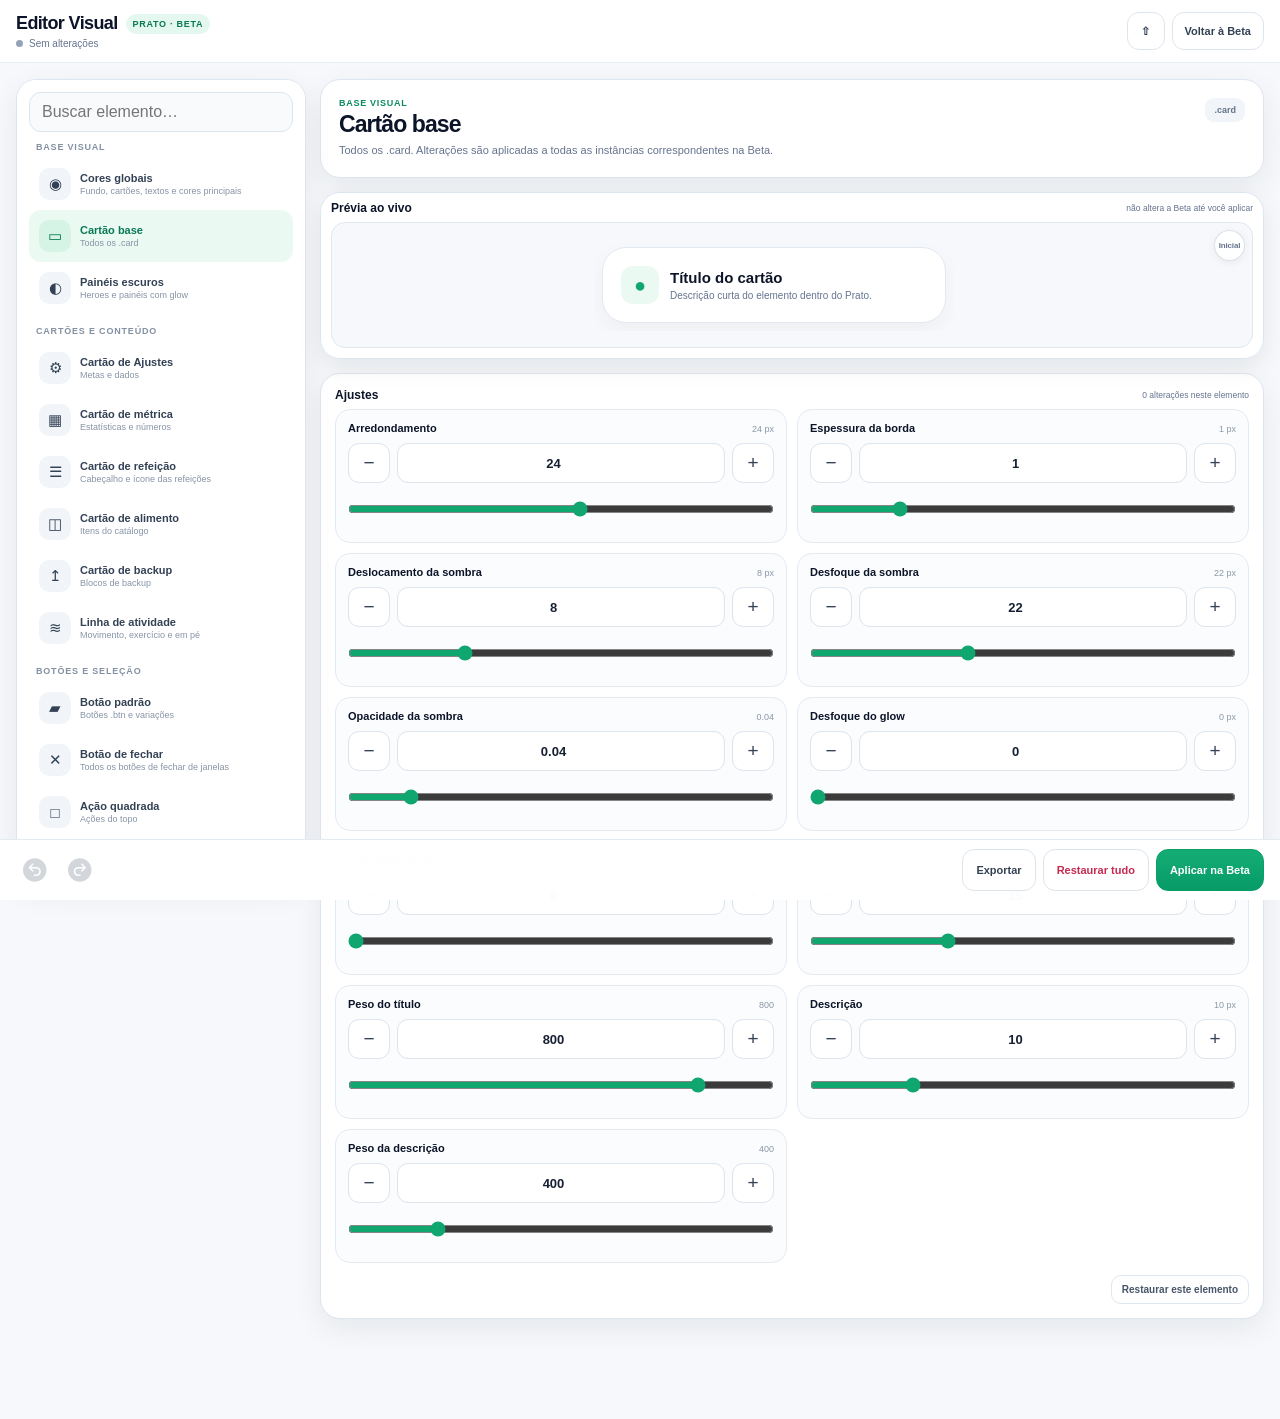
<file: beta/design-system-editor/index.html>
<!doctype html>
<html lang="pt-BR">
<head>
<meta charset="utf-8">
<meta name="viewport" content="width=device-width,initial-scale=1,viewport-fit=cover">
<meta name="theme-color" content="#f6f8fb">
<meta name="robots" content="noindex,nofollow">
<title>Editor Visual · Prato Beta</title>
<style>
:root{
  --bg:#f6f8fb;--card:#fff;--text:#0b1428;--muted:#65748f;--line:#dde5ef;
  --green:#10a66f;--green2:#17be83;--soft:#eef3f7;--danger:#dc3157;
  --shadow:0 10px 30px rgba(15,23,42,.07);--radius:22px;
}
*{box-sizing:border-box}
html{background:var(--bg)}
body{margin:0;min-height:100dvh;background:var(--bg);color:var(--text);font-family:-apple-system,BlinkMacSystemFont,"SF Pro Text","Segoe UI",sans-serif;-webkit-font-smoothing:antialiased}
button,input{font:inherit}
button{cursor:pointer}
a{color:inherit;text-decoration:none}
.topbar{position:sticky;top:0;z-index:50;background:rgba(255,255,255,.94);backdrop-filter:blur(18px);border-bottom:1px solid #e7edf3}
.topbar-inner{max-width:1280px;margin:auto;padding:12px 16px;display:flex;align-items:center;justify-content:space-between;gap:12px}
.brand{min-width:0}
.brand-row{display:flex;align-items:center;gap:8px}
.brand h1{font-size:18px;margin:0;font-weight:850;letter-spacing:-.035em}
.beta{font-size:9px;font-weight:850;letter-spacing:.08em;padding:5px 7px;border-radius:999px;background:#e5f8ef;color:#087855}
.brand p{margin:4px 0 0;font-size:10px;color:var(--muted)}
.top-actions{display:flex;gap:7px}
.icon-btn,.back-btn{height:38px;border:1px solid var(--line);background:#fff;border-radius:12px;color:#334155;display:inline-flex;align-items:center;justify-content:center;font-size:11px;font-weight:800}
.icon-btn{width:38px;padding:0}.back-btn{padding:0 12px}
.status-dot{width:7px;height:7px;border-radius:50%;background:#94a3b8;display:inline-block;margin-right:6px}.status-dot.dirty{background:#f59e0b}.status-dot.saved{background:#10a66f}
.shell{max-width:1280px;margin:auto;padding:16px 16px calc(100px + env(safe-area-inset-bottom))}
.layout{display:grid;grid-template-columns:290px minmax(0,1fr);gap:14px;align-items:start}
.panel{background:#fff;border:1px solid var(--line);border-radius:20px;box-shadow:var(--shadow)}
.catalog{position:sticky;top:78px;max-height:calc(100dvh - 96px);overflow:auto;padding:12px}
.search{width:100%;height:40px;border:1px solid var(--line);border-radius:12px;padding:0 12px;background:#f8fafc;color:var(--text);outline:none}
.search:focus{border-color:#47c999;box-shadow:0 0 0 3px rgba(16,166,111,.1)}
.group{margin-top:12px}.group:first-of-type{margin-top:10px}
.group-title{padding:0 7px 6px;color:#8491a3;font-size:9px;font-weight:850;letter-spacing:.09em;text-transform:uppercase}
.component-item{width:100%;border:0;background:transparent;border-radius:12px;padding:10px;display:flex;align-items:center;gap:9px;text-align:left;color:#334155}
.component-item:hover{background:#f7f9fb}.component-item.active{background:#eaf9f2;color:#087855}
.component-icon{width:32px;height:32px;border-radius:10px;background:#f1f5f9;display:grid;place-items:center;font-size:15px;flex:none}
.component-item.active .component-icon{background:#d6f4e6}
.component-copy{min-width:0}.component-copy strong{font-size:11px;display:block}.component-copy small{font-size:9px;color:#8794a6;display:block;margin-top:2px;white-space:nowrap;overflow:hidden;text-overflow:ellipsis}
.workspace{display:grid;gap:14px}
.hero{padding:18px}
.hero-top{display:flex;align-items:flex-start;justify-content:space-between;gap:12px}
.eyebrow{font-size:9px;font-weight:850;letter-spacing:.08em;text-transform:uppercase;color:#0c8a62}
.hero h2{font-size:23px;line-height:1.05;margin:4px 0 0;letter-spacing:-.04em}
.hero p{font-size:11px;color:var(--muted);margin:7px 0 0;line-height:1.45;max-width:640px}
.scope{font-size:9px;font-weight:800;color:#64748b;background:#f1f5f9;padding:7px 9px;border-radius:9px;white-space:nowrap}
.preview-panel{
  position:sticky;
  top:70px;
  z-index:35;
  padding:8px 10px 10px;
  background:rgba(255,255,255,.94);
  backdrop-filter:blur(18px);
  box-shadow:0 8px 24px rgba(15,23,42,.08)
}
.panel-head{display:flex;align-items:center;justify-content:space-between;gap:10px;margin-bottom:7px}
.panel-head h3{font-size:12px;margin:0}.panel-head span{font-size:8.5px;color:var(--muted)}
.preview-stage{
  position:relative;
  height:126px;
  min-height:0;
  border:1px solid #e1e7ed;
  border-radius:14px;
  background:#f6f8fb;
  padding:8px 44px 8px 8px;
  display:grid;
  place-items:center;
  overflow:hidden
}
.preview-device{
  width:min(100%,360px);
  min-height:0;
  max-height:108px;
  background:#f6f8fb;
  border-radius:14px;
  padding:8px;
  border:0;
  box-shadow:none;
  display:grid;
  place-items:center;
  overflow:auto
}
.preview-compare{
  position:absolute;
  right:7px;
  top:7px;
  z-index:3;
  width:31px;
  height:31px;
  border:1px solid rgba(100,116,139,.22);
  border-radius:999px;
  background:rgba(255,255,255,.9);
  color:#64748b;
  padding:0;
  display:grid;
  place-items:center;
  font-size:8px;
  font-weight:850;
  letter-spacing:-.02em;
  box-shadow:0 2px 8px rgba(15,23,42,.06)
}
.preview-compare.active{
  background:#0f172a;
  color:#fff;
  border-color:#0f172a
}
.sample-card{width:100%;background:var(--sample-bg,#fff);border:var(--sample-border-width,1px) solid var(--sample-border,#dfe6ee);border-radius:var(--sample-radius,24px);padding:var(--sample-padding,18px);box-shadow:0 var(--sample-shadow-y,8px) var(--sample-shadow-blur,22px) rgba(15,23,42,var(--sample-shadow-opacity,.04));filter:drop-shadow(0 0 var(--sample-glow-blur,0px) rgba(16,166,111,var(--sample-glow-opacity,0)));transition:.15s}
.sample-row{display:flex;align-items:center;gap:11px}.sample-icon{width:var(--sample-icon-box,38px);height:var(--sample-icon-box,38px);border-radius:var(--sample-icon-radius,12px);background:#eafaf3;color:#10a66f;display:grid;place-items:center;font-size:var(--sample-icon-size,20px);flex:none}
.sample-card h4{font-size:var(--sample-title-size,15px);font-weight:var(--sample-title-weight,800);margin:0}.sample-card p{font-size:var(--sample-description-size,10px);font-weight:var(--sample-description-weight,400);color:#65748f;margin:4px 0 0}
.sample-dark{width:100%;color:#fff;border-radius:var(--sample-radius,22px);padding:var(--sample-padding,22px);background:radial-gradient(circle at 15% 10%,rgba(0,204,167,.16),transparent 29%),linear-gradient(145deg,#0b172b,#142039 60%,#0a1328);filter:drop-shadow(0 0 var(--sample-glow-blur,0px) rgba(16,166,111,var(--sample-glow-opacity,.12)))}
.sample-dark h4{margin:0;font-size:22px}.sample-dark p{margin:6px 0 0;color:#acb8ca;font-size:11px}
.sample-buttons{display:flex;gap:9px;flex-wrap:wrap;justify-content:center}
.sample-button{border:var(--sample-border-width,1px) solid #dfe6ee;border-radius:var(--sample-radius,10px);background:#fff;color:#26334a;padding:var(--sample-padding-y,8px) var(--sample-padding-x,12px);font-size:var(--sample-font-size,11px);font-weight:var(--sample-font-weight,800);display:inline-flex;align-items:center;gap:7px}
.sample-button.primary{background:#10a66f;border-color:#10a66f;color:#fff}.sample-button.danger{color:#d91d4e;border-color:#ffd0da}
.sample-close{width:var(--sample-size,40px);height:var(--sample-size,40px);border:0;background:transparent;display:grid;place-items:center;font-size:var(--sample-icon-size,40px);color:#64748b}
.sample-square{width:var(--sample-size,46px);height:var(--sample-size,46px);border:0;border-radius:var(--sample-radius,14px);background:#f1f5f9;color:#e52f5d;display:grid;place-items:center;font-size:var(--sample-icon-size,22px)}
.sample-tabs{display:flex;gap:7px;flex-wrap:wrap;justify-content:center}.sample-tab{border:0;border-radius:var(--sample-radius,13px);padding:var(--sample-padding-y,10px) var(--sample-padding-x,15px);font-size:var(--sample-font-size,12px);font-weight:var(--sample-font-weight,780);background:#f1f5f9;color:#4b5972}.sample-tab.active{background:#10a66f;color:#fff}
.sample-pill{display:inline-flex;border-radius:var(--sample-radius,8px);padding:6px 9px;background:#eafaf3;color:#087855;font-size:var(--sample-font-size,10px);font-weight:var(--sample-font-weight,850)}
.sample-field{width:100%;display:grid;gap:5px}.sample-field label{font-size:10px;color:#65748a;font-weight:750}.sample-input{width:100%;height:var(--sample-height,38px);border:var(--sample-border-width,1px) solid #dfe6ee;border-radius:var(--sample-radius,11px);padding:0 var(--sample-padding-x,11px);font-size:var(--sample-font-size,12px);background:#fff;color:#172033}
.sample-textarea{width:100%;min-height:var(--sample-min-height,75px);border:1px solid #dfe6ee;border-radius:var(--sample-radius,11px);padding:10px;font-size:var(--sample-font-size,12px);resize:none}
.sample-modal{width:min(100%,var(--sample-max-width,520px));border-radius:var(--sample-radius,24px);background:#fff;box-shadow:0 24px 70px rgba(15,23,42,.2);overflow:hidden}.sample-modal-head{padding:var(--sample-header-y,17px) 19px;border-bottom:1px solid #edf1f5;font-size:14px;font-weight:850}.sample-modal-body{padding:var(--sample-body-padding,18px);font-size:11px;color:#65748f}
.sample-type{text-align:center}.sample-type .page-title{font-size:var(--sample-page-title,26px);font-weight:var(--sample-page-weight,850);margin:0}.sample-type .section-title{font-size:var(--sample-section-title,18px);font-weight:var(--sample-section-weight,850);margin:16px 0 0}.sample-type p{font-size:var(--sample-description-size,13px);color:#65748f;margin:6px 0 0}
.sample-progresses{width:100%;display:grid;gap:16px}.sample-progress{height:var(--sample-progress-height,10px);border-radius:999px;background:#dce4ec;overflow:hidden}.sample-progress.light{height:var(--sample-light-height,8px)}.sample-progress.ring{height:var(--sample-ring-height,9px)}.sample-progress span{display:block;width:68%;height:100%;background:#10a66f;border-radius:999px}
.sample-layout{width:100%;display:grid;gap:var(--sample-stack-gap,18px);padding-left:var(--sample-shell-x,18px);padding-right:var(--sample-shell-x,18px)}.sample-layout .row{display:grid;grid-template-columns:1fr 1fr;gap:var(--sample-grid-gap,12px)}.sample-layout i{height:54px;border-radius:13px;background:#fff;border:1px solid #dfe6ee;display:block}
.controls-panel{padding:14px}
.controls-grid{display:grid;grid-template-columns:repeat(2,minmax(0,1fr));gap:10px}
.control{border:1px solid #e4eaf0;border-radius:15px;padding:12px;background:#fbfcfd}
.control-head{display:flex;justify-content:space-between;align-items:baseline;gap:8px;margin-bottom:9px}.control-head label{font-size:11px;font-weight:800}.control-head span{font-size:9px;color:#8a97a8}
.number-row{display:grid;grid-template-columns:42px minmax(0,1fr) 42px;gap:7px}
.step-btn{height:40px;border:1px solid #dce4ec;border-radius:11px;background:#fff;color:#344256;font-size:19px;font-weight:500}
.number-input{width:100%;height:40px;border:1px solid #dce4ec;border-radius:11px;text-align:center;font-size:13px;font-weight:800;color:#172033;background:#fff;outline:none}
.number-input:focus{border-color:#42c994;box-shadow:0 0 0 3px rgba(16,166,111,.1)}
.range-wrap{padding-top:9px}
input[type=range]{width:100%;height:34px;margin:0;accent-color:var(--green);touch-action:pan-y}
.color-row{display:grid;grid-template-columns:54px 1fr;gap:9px;align-items:center}.color-picker{width:54px;height:42px;padding:3px;border:1px solid #dce4ec;border-radius:11px;background:#fff}.color-text{height:40px;border:1px solid #dce4ec;border-radius:11px;padding:0 10px;text-transform:uppercase;font-size:12px;font-weight:750}
.empty-controls{text-align:center;padding:30px;color:#7b889a;font-size:11px}
.component-actions{display:flex;gap:8px;justify-content:flex-end;margin-top:12px}.small-action{border:1px solid #dfe6ee;background:#fff;border-radius:10px;padding:8px 10px;font-size:10px;font-weight:800;color:#475569}
.bottom-bar{position:fixed;left:0;right:0;bottom:0;z-index:60;background:rgba(255,255,255,.96);backdrop-filter:blur(18px);border-top:1px solid #e3eaf0;padding:9px 16px calc(9px + env(safe-area-inset-bottom))}
.bottom-inner{max-width:1280px;margin:auto;display:flex;align-items:center;justify-content:space-between;gap:9px}
.history-actions,.publish-actions{display:flex;gap:7px}
.history-icon{
  width:38px;
  height:42px;
  border:0;
  border-radius:0;
  background:transparent;
  color:#475569;
  padding:0;
  display:grid;
  place-items:center
}
.history-icon svg{width:24px;height:24px;display:block}
.history-icon:disabled{opacity:.28}
.action{height:42px;border:1px solid #dce4ec;border-radius:12px;background:#fff;color:#334155;padding:0 13px;font-size:11px;font-weight:850}
.action:disabled{opacity:.38}.action.primary{background:linear-gradient(180deg,#15ad76,#079b67);border-color:#0a9f69;color:#fff}.action.soft{background:#f4f7fa}.action.danger{color:#c62a50}
.file-input{display:none}
.toast{position:fixed;left:50%;bottom:calc(78px + env(safe-area-inset-bottom));transform:translate(-50%,20px);z-index:100;background:#0d182d;color:#fff;border-radius:999px;padding:10px 14px;font-size:10px;font-weight:750;opacity:0;pointer-events:none;transition:.2s}.toast.show{opacity:1;transform:translate(-50%,0)}
@media(max-width:900px){.layout{grid-template-columns:1fr}.catalog{position:static;max-height:none}.catalog-list{display:flex;overflow-x:auto;gap:6px;padding-bottom:4px}.group{margin:0;display:contents}.group-title{display:none}.component-item{min-width:146px;border:1px solid #e5ebf1;background:#fff}.component-copy small{max-width:90px}.controls-grid{grid-template-columns:1fr 1fr}}
@media(max-width:620px){
  .topbar-inner{padding:10px 12px}
  .brand p{display:none}.brand h1{font-size:16px}
  .back-btn{width:38px;padding:0;font-size:0}.back-btn:before{content:"‹";font-size:25px}
  .shell{padding:12px 12px calc(104px + env(safe-area-inset-bottom))}
  .layout,.workspace{gap:10px}.panel{border-radius:17px}.catalog{padding:10px}
  .component-item{min-width:136px;padding:8px}.component-icon{width:29px;height:29px}
  .hero{padding:15px}.hero h2{font-size:20px}.scope{display:none}
  .preview-panel{top:60px;padding:7px 8px 8px;border-radius:14px}
  .preview-panel .panel-head{margin-bottom:5px}
  .preview-panel .panel-head span{display:none}
  .preview-stage{height:108px;padding:6px 39px 6px 6px;border-radius:12px}
  .preview-device{width:100%;max-height:94px;padding:5px;border-radius:10px}
  .preview-compare{right:5px;top:5px;width:29px;height:29px;font-size:7.5px}
  .controls-panel{padding:11px}
  .controls-grid{grid-template-columns:1fr}
  .bottom-bar{padding-left:10px;padding-right:10px}.bottom-inner{align-items:stretch}
  .history-actions{gap:2px}.publish-actions{gap:5px;flex:1;justify-content:flex-end}
  .history-icon{width:34px;height:40px}
  .action{padding:0 10px;height:40px}.action span.hide-mobile{display:none}
}
</style>
</head>
<body>
<header class="topbar">
  <div class="topbar-inner">
    <div class="brand">
      <div class="brand-row"><h1>Editor Visual</h1><span class="beta">PRATO · BETA</span></div>
      <p><span id="statusDot" class="status-dot"></span><span id="statusText">Sem alterações</span></p>
    </div>
    <div class="top-actions">
      <button class="icon-btn" id="importTop" title="Importar JSON">⇧</button>
      <a class="back-btn" href="../">Voltar à Beta</a>
    </div>
  </div>
</header>

<main class="shell">
  <div class="layout">
    <aside class="panel catalog">
      <input class="search" id="search" type="search" placeholder="Buscar elemento…">
      <div class="catalog-list" id="catalog"></div>
    </aside>

    <section class="workspace">
      <article class="panel hero">
        <div class="hero-top">
          <div>
            <div class="eyebrow" id="componentGroup">Componente</div>
            <h2 id="componentName">Cartão base</h2>
            <p id="componentDescription">Altere o componente raiz. As instâncias correspondentes da Beta usarão os mesmos valores.</p>
          </div>
          <div class="scope" id="componentScope">.card</div>
        </div>
      </article>

      <article class="panel preview-panel">
        <div class="panel-head"><h3>Prévia ao vivo</h3><span>não altera a Beta até você aplicar</span></div>
        <div class="preview-stage">
          <div class="preview-device" id="preview"></div>
          <button class="preview-compare" id="compareInitial" type="button" aria-pressed="false" title="Comparar com o padrão inicial">Inicial</button>
        </div>
      </article>

      <article class="panel controls-panel">
        <div class="panel-head"><h3>Ajustes</h3><span id="overrideCount">0 alterações neste elemento</span></div>
        <div class="controls-grid" id="controls"></div>
        <div class="component-actions">
          <button class="small-action" id="resetComponent">Restaurar este elemento</button>
        </div>
      </article>
    </section>
  </div>
</main>

<div class="bottom-bar">
  <div class="bottom-inner">
    <div class="history-actions">
      <button class="history-icon" id="undo" disabled aria-label="Desfazer" title="Desfazer">
        <svg xmlns="http://www.w3.org/2000/svg" xmlns:xlink="http://www.w3.org/1999/xlink" version="1.1" viewBox="0 0 20.7578 20.3672" width="24" height="24" aria-hidden="true">
          <g>
            <rect height="20.3672" opacity="0" width="20.7578" x="0" y="0"/>
            <path d="M20.3516 10.1797C20.3516 15.7812 15.7812 20.3516 10.1719 20.3516C4.57031 20.3516 0 15.7812 0 10.1797C0 4.57031 4.57031 0 10.1719 0C15.7812 0 20.3516 4.57031 20.3516 10.1797ZM7.92188 4.82812L5.17188 7.60938C5.02344 7.76562 4.92188 7.96875 4.92188 8.17969C4.92188 8.39062 5.02344 8.58594 5.17188 8.74219L7.92969 11.5469C8.04688 11.6797 8.20312 11.7422 8.39062 11.7422C8.75 11.7422 9.03125 11.4609 9.03125 11.0859C9.03125 10.9062 8.96094 10.7422 8.82812 10.6094L7.375 9.20312L6.81138 8.78286L7.99219 8.8125L11.2969 8.8125C12.9062 8.8125 14.0859 9.74219 14.0859 11.3672C14.0859 13.0234 12.9297 14.0547 11.2891 14.0547L9.79688 14.0547C9.42188 14.0547 9.13281 14.2891 9.13281 14.6953C9.13281 15.1094 9.42188 15.3359 9.8125 15.3359L11.2891 15.3359C13.6719 15.3359 15.4062 13.8281 15.4062 11.4297C15.4062 9.03125 13.6797 7.55469 11.2969 7.55469L7.99219 7.55469L6.81481 7.57439L7.54688 7L8.82031 5.75C8.94531 5.64062 9.03125 5.46875 9.03125 5.28125C9.03125 4.90625 8.75 4.625 8.38281 4.625C8.19531 4.625 8.03906 4.6875 7.92188 4.82812Z" fill="currentColor" fill-opacity="0.85"/>
          </g>
        </svg>
      </button>
      <button class="history-icon" id="redo" disabled aria-label="Refazer" title="Refazer">
        <svg xmlns="http://www.w3.org/2000/svg" xmlns:xlink="http://www.w3.org/1999/xlink" version="1.1" viewBox="0 0 20.7578 20.3672" width="24" height="24" aria-hidden="true">
          <g>
            <rect height="20.3672" opacity="0" width="20.7578" x="0" y="0"/>
            <path d="M20.3516 10.1797C20.3516 15.7812 15.7812 20.3516 10.1719 20.3516C4.57031 20.3516 0 15.7812 0 10.1797C0 4.57031 4.57031 0 10.1719 0C15.7812 0 20.3516 4.57031 20.3516 10.1797ZM11.3047 5.28125C11.3047 5.46875 11.3906 5.64062 11.5156 5.75L12.7891 7L13.5211 7.57439L12.3438 7.55469L9.03906 7.55469C6.65625 7.55469 4.92188 9.03125 4.92188 11.4297C4.92188 13.8281 6.66406 15.3359 9.04688 15.3359L10.5156 15.3359C10.9062 15.3359 11.2031 15.1094 11.2031 14.6953C11.2031 14.2891 10.9062 14.0547 10.5312 14.0547L9.04688 14.0547C7.40625 14.0547 6.24219 13.0234 6.24219 11.3672C6.24219 9.74219 7.42969 8.8125 9.03906 8.8125L12.3438 8.8125L13.5246 8.78286L12.9609 9.20312L11.5078 10.6094C11.375 10.7422 11.3047 10.9062 11.3047 11.0859C11.3047 11.4609 11.5859 11.7422 11.9375 11.7422C12.1328 11.7422 12.2812 11.6797 12.4062 11.5469L15.1641 8.74219C15.3125 8.58594 15.4062 8.39062 15.4062 8.17969C15.4062 7.96875 15.3125 7.76562 15.1641 7.60938L12.4141 4.82812C12.2891 4.6875 12.1406 4.625 11.9453 4.625C11.5859 4.625 11.3047 4.90625 11.3047 5.28125Z" fill="currentColor" fill-opacity="0.85"/>
          </g>
        </svg>
      </button>
    </div>
    <div class="publish-actions">
      <button class="action" id="exportBtn">Exportar</button>
      <button class="action danger" id="resetAll">Restaurar tudo</button>
      <button class="action primary" id="applyBtn">Aplicar na Beta</button>
    </div>
  </div>
</div>

<input id="importFile" class="file-input" type="file" accept="application/json,.json">
<div class="toast" id="toast"></div>

<script>
(()=>{
const STORAGE_KEY='prato-beta-design-system-v1';

const n=(key,label,def,min,max,step,unit='',pv='')=>({type:'number',key,label,default:def,min,max,step,unit,pv});
const c=(key,label,def,pv='')=>({type:'color',key,label,default:def,pv});

const groups=[
 {name:'Base visual',items:[
  {id:'colors',icon:'◉',name:'Cores globais',description:'Fundo, cartões, textos e cores principais',scope:':root',preview:'card',fields:[
    c('color.bg','Fundo do app','#f6f8fb','--stage-bg'),c('color.card','Fundo dos cartões','#ffffff','--sample-bg'),c('color.text','Texto principal','#0b1428','--sample-text'),c('color.muted','Texto secundário','#65748f','--sample-muted'),c('color.line','Bordas','#e2e8f0','--sample-border'),c('color.green','Cor principal','#10a66f','--sample-accent')
  ]},
  {id:'card',icon:'▭',name:'Cartão base',description:'Todos os .card',scope:'.card',preview:'card',fields:[
    n('card.radius','Arredondamento',24,0,44,1,'px','--sample-radius'),n('card.borderWidth','Espessura da borda',1,0,5,.5,'px','--sample-border-width'),n('card.shadowY','Deslocamento da sombra',8,0,30,1,'px','--sample-shadow-y'),n('card.shadowBlur','Desfoque da sombra',22,0,60,1,'px','--sample-shadow-blur'),n('card.shadowOpacity','Opacidade da sombra',.04,0,.3,.01,'','--sample-shadow-opacity'),n('card.glowBlur','Desfoque do glow',0,0,50,1,'px','--sample-glow-blur'),n('card.glowOpacity','Opacidade do glow',0,0,.6,.01,'','--sample-glow-opacity'),n('card.titleSize','Título',15,8,30,.5,'px','--sample-title-size'),n('card.titleWeight','Peso do título',800,300,900,50,'','--sample-title-weight'),n('card.descriptionSize','Descrição',10,7,20,.5,'px','--sample-description-size'),n('card.descriptionWeight','Peso da descrição',400,300,800,50,'','--sample-description-weight')
  ]},
  {id:'dark',icon:'◐',name:'Painéis escuros',description:'Heroes e painéis com glow',scope:'.dark-glow',preview:'dark',fields:[
    n('dark.radius','Arredondamento',24,0,44,1,'px','--sample-radius'),n('dark.padding','Preenchimento',28,8,50,1,'px','--sample-padding'),n('dark.glowBlur','Desfoque do glow',0,0,60,1,'px','--sample-glow-blur'),n('dark.glowOpacity','Opacidade do glow',.12,0,.8,.01,'','--sample-glow-opacity')
  ]}
 ]},
 {name:'Cartões e conteúdo',items:[
  {id:'settingsCard',icon:'⚙',name:'Cartão de Ajustes',description:'Metas e dados',scope:'.settings-card',preview:'card',fields:[n('settingsCard.padding','Preenchimento',20,8,40,1,'px','--sample-padding')]},
  {id:'metricCard',icon:'▦',name:'Cartão de métrica',description:'Estatísticas e números',scope:'.metric-card',preview:'metric',fields:[n('metricCard.padding','Preenchimento',18,8,36,1,'px','--sample-padding'),n('metricCard.iconSize','Tamanho do ícone',20,10,40,1,'px','--sample-icon-size')]},
  {id:'mealCard',icon:'☰',name:'Cartão de refeição',description:'Cabeçalho e ícone das refeições',scope:'.meal',preview:'meal',fields:[n('mealCard.headerPadding','Preenchimento do cabeçalho',14,6,30,1,'px','--sample-padding'),n('mealCard.iconBoxSize','Caixa do ícone',36,22,60,1,'px','--sample-icon-box'),n('mealCard.iconSize','Ícone',18,10,36,1,'px','--sample-icon-size')]},
  {id:'foodCard',icon:'◫',name:'Cartão de alimento',description:'Itens do catálogo',scope:'.food-card',preview:'card',fields:[n('foodCard.padding','Preenchimento',16,6,36,1,'px','--sample-padding')]},
  {id:'backupCard',icon:'↥',name:'Cartão de backup',description:'Blocos de backup',scope:'.backup-card',preview:'card',fields:[n('backupCard.padding','Preenchimento',22,8,42,1,'px','--sample-padding')]},
  {id:'activityRow',icon:'≋',name:'Linha de atividade',description:'Movimento, exercício e em pé',scope:'.activity-row',preview:'activity',fields:[n('activityRow.radius','Arredondamento',15,0,32,1,'px','--sample-radius'),n('activityRow.paddingY','Preenchimento vertical',14,4,30,1,'px','--sample-padding-y'),n('activityRow.paddingX','Preenchimento lateral',16,4,36,1,'px','--sample-padding-x')]}
 ]},
 {name:'Botões e seleção',items:[
  {id:'button',icon:'▰',name:'Botão padrão',description:'Botões .btn e variações',scope:'.btn',preview:'button',fields:[n('button.radius','Arredondamento',10,0,30,1,'px','--sample-radius'),n('button.fontSize','Fonte',10,7,20,.5,'px','--sample-font-size'),n('button.fontWeight','Peso',800,300,900,50,'','--sample-font-weight'),n('button.paddingY','Preenchimento vertical',8,3,20,1,'px','--sample-padding-y'),n('button.paddingX','Preenchimento lateral',11,4,30,1,'px','--sample-padding-x'),n('button.iconSize','Ícone',14,8,30,1,'px','--sample-icon-size'),n('button.borderWidth','Borda',1,0,4,.5,'px','--sample-border-width')]},
  {id:'closeButton',icon:'✕',name:'Botão de fechar',description:'Todos os botões de fechar de janelas',scope:'.close-btn',preview:'close',fields:[n('closeButton.size','Área de toque',40,28,64,1,'px','--sample-size'),n('closeButton.iconSize','Ícone',40,14,56,1,'px','--sample-icon-size')]},
  {id:'squareAction',icon:'□',name:'Ação quadrada',description:'Ações do topo',scope:'.square-action',preview:'square',fields:[n('squareAction.size','Tamanho',46,28,64,1,'px','--sample-size'),n('squareAction.radius','Arredondamento',14,0,30,1,'px','--sample-radius'),n('squareAction.iconSize','Ícone',22,10,36,1,'px','--sample-icon-size')]},
  {id:'tab',icon:'≡',name:'Abas',description:'Navegação principal',scope:'.tab',preview:'tab',fields:[n('tab.radius','Arredondamento',13,0,30,1,'px','--sample-radius'),n('tab.fontSize','Fonte',14,8,20,.5,'px','--sample-font-size'),n('tab.fontWeight','Peso',780,300,900,10,'','--sample-font-weight'),n('tab.paddingY','Preenchimento vertical',10,4,18,1,'px','--sample-padding-y'),n('tab.paddingX','Preenchimento lateral',15,6,28,1,'px','--sample-padding-x'),n('tab.iconSize','Ícone',19,10,30,1,'px','--sample-icon-size')]},
  {id:'pill',icon:'●',name:'Pílulas e chips',description:'Filtros, percentuais, badges e opções',scope:'chips / pills',preview:'pill',fields:[n('pill.radius','Arredondamento',8,0,30,1,'px','--sample-radius'),n('pill.fontSize','Fonte',10,7,18,.5,'px','--sample-font-size'),n('pill.fontWeight','Peso',850,300,900,50,'','--sample-font-weight')]}
 ]},
 {name:'Campos e janelas',items:[
  {id:'input',icon:'▱',name:'Campos de entrada',description:'Input, select e busca',scope:'input / select',preview:'input',fields:[n('input.height','Altura',38,30,64,1,'px','--sample-height'),n('input.radius','Arredondamento',11,0,28,1,'px','--sample-radius'),n('input.fontSize','Fonte',12,8,20,.5,'px','--sample-font-size'),n('input.borderWidth','Borda',1,0,4,.5,'px','--sample-border-width'),n('input.paddingX','Preenchimento lateral',11,4,24,1,'px','--sample-padding-x')]},
  {id:'textarea',icon:'▤',name:'Área de texto',description:'Observações e textos longos',scope:'textarea',preview:'textarea',fields:[n('textarea.minHeight','Altura mínima',75,50,180,1,'px','--sample-min-height'),n('textarea.radius','Arredondamento',11,0,28,1,'px','--sample-radius'),n('textarea.fontSize','Fonte',12,8,20,.5,'px','--sample-font-size')]},
  {id:'iconBox',icon:'◇',name:'Caixa de ícone',description:'Ícones dentro de cartões',scope:'.icon-box',preview:'icon',fields:[n('iconBox.size','Caixa',36,20,60,1,'px','--sample-icon-box'),n('iconBox.radius','Arredondamento',12,0,28,1,'px','--sample-icon-radius'),n('iconBox.iconSize','Ícone',19,8,36,1,'px','--sample-icon-size')]},
  {id:'modal',icon:'▣',name:'Janelas modais',description:'Caixa, cabeçalho e corpo',scope:'.dialog / .modal',preview:'modal',fields:[n('modal.radius','Arredondamento',24,0,40,1,'px','--sample-radius'),n('modal.maxWidth','Largura máxima',620,300,800,10,'px','--sample-max-width'),n('modal.headerPaddingY','Cabeçalho vertical',17,6,32,1,'px','--sample-header-y'),n('modal.bodyPadding','Preenchimento interno',18,8,36,1,'px','--sample-body-padding')]}
 ]},
 {name:'Tipografia e layout',items:[
  {id:'type',icon:'Aa',name:'Tipografia',description:'Títulos e descrições principais',scope:'headings',preview:'type',fields:[n('type.pageTitleSize','Título de página',26,16,40,.5,'px','--sample-page-title'),n('type.pageTitleWeight','Peso do título',850,300,900,50,'','--sample-page-weight'),n('type.sectionTitleSize','Título de seção',18,12,30,.5,'px','--sample-section-title'),n('type.sectionTitleWeight','Peso da seção',850,300,900,50,'','--sample-section-weight'),n('type.descriptionSize','Descrição',13,8,20,.5,'px','--sample-description-size')]},
  {id:'progress',icon:'━',name:'Barras de progresso',description:'Calorias, macros e atividade',scope:'progress bars',preview:'progress',fields:[n('progress.height','Barra principal',10,3,24,1,'px','--sample-progress-height'),n('progress.lightHeight','Barra leve',8,3,20,1,'px','--sample-light-height'),n('progress.ringHeight','Barra de atividade',9,3,20,1,'px','--sample-ring-height')]},
  {id:'layout',icon:'⌗',name:'Espaçamento geral',description:'Distâncias entre blocos e margens',scope:'layout',preview:'layout',fields:[n('layout.stackGap','Espaço vertical',18,4,36,1,'px','--sample-stack-gap'),n('layout.shellX','Margem lateral',18,6,36,1,'px','--sample-shell-x'),n('layout.gridGap','Espaço entre cartões',12,4,30,1,'px','--sample-grid-gap')]}
 ]}
];

const allItems=groups.flatMap(g=>g.items.map(i=>({...i,group:g.name})));
let selectedId='card';
let overrides={};
let undoStack=[];
let redoStack=[];
let savedSignature='{}';
let compareInitial=false;

const $=s=>document.querySelector(s);
const catalog=$('#catalog'),controls=$('#controls'),preview=$('#preview');
const deepClone=o=>JSON.parse(JSON.stringify(o||{}));
const signature=()=>JSON.stringify(overrides,Object.keys(overrides).sort());

function readSaved(){
 try{
   const raw=localStorage.getItem(STORAGE_KEY);
   if(!raw) return;
   const parsed=JSON.parse(raw);
   if(parsed&&parsed.overrides&&typeof parsed.overrides==='object') overrides=deepClone(parsed.overrides);
 }catch(e){console.warn(e)}
 savedSignature=signature();
}

function getItem(){return allItems.find(i=>i.id===selectedId)||allItems[0]}
function valueOf(field,initial=false){
 if(initial) return field.default;
 return Object.prototype.hasOwnProperty.call(overrides,field.key)?overrides[field.key]:field.default;
}
function formatValue(v,field){
 if(field.step<1&&Number.isFinite(Number(v))) return Number(v).toFixed(String(field.step).split('.')[1]?.length||2).replace(/0+$/,'').replace(/\.$/,'');
 return String(v);
}
function clamp(v,min,max){return Math.min(max,Math.max(min,v))}
function snap(v,step,min){
 const n=Math.round((v-min)/step)*step+min;
 const d=(String(step).split('.')[1]||'').length;
 return Number(n.toFixed(d));
}
function pushHistory(){
 undoStack.push(deepClone(overrides));
 if(undoStack.length>80) undoStack.shift();
 redoStack=[];
 updateHistoryButtons();
}
function setOverride(field,value,withHistory=true,rerender=true){
 const previous=valueOf(field);
 let next=value;
 if(field.type==='number'){
   next=Number(value);
   if(!Number.isFinite(next)) return;
   next=snap(clamp(next,field.min,field.max),field.step,field.min);
 }else if(field.type==='color'){
   if(!/^#[0-9a-f]{6}$/i.test(String(next))) return;
   next=String(next).toLowerCase();
 }
 if(String(previous)===String(next)) return;
 if(withHistory) pushHistory();
 if(String(next)===String(field.default)) delete overrides[field.key]; else overrides[field.key]=next;
 if(rerender) renderControls(false);renderPreview();updateStatus();
}
function updateStatus(){
 const dirty=signature()!==savedSignature;
 const dot=$('#statusDot'),text=$('#statusText');
 dot.className='status-dot '+(dirty?'dirty':Object.keys(overrides).length?'saved':'');
 text.textContent=dirty?'Alterações ainda não aplicadas':Object.keys(overrides).length?'Configuração aplicada nesta Beta':'Sem alterações';
 const item=getItem();
 const count=item.fields.filter(f=>Object.prototype.hasOwnProperty.call(overrides,f.key)).length;
 $('#overrideCount').textContent=count+(count===1?' alteração neste elemento':' alterações neste elemento');
}
function updateHistoryButtons(){
 $('#undo').disabled=!undoStack.length;$('#redo').disabled=!redoStack.length;
}

function renderCatalog(filter=''){
 const q=filter.trim().toLowerCase();
 catalog.innerHTML='';
 groups.forEach(group=>{
   const items=group.items.filter(i=>!q||[i.name,i.description,group.name].join(' ').toLowerCase().includes(q));
   if(!items.length)return;
   const wrap=document.createElement('div');wrap.className='group';
   const title=document.createElement('div');title.className='group-title';title.textContent=group.name;wrap.appendChild(title);
   items.forEach(item=>{
     const b=document.createElement('button');b.className='component-item'+(item.id===selectedId?' active':'');b.type='button';
     b.innerHTML='<span class="component-icon">'+item.icon+'</span><span class="component-copy"><strong>'+item.name+'</strong><small>'+item.description+'</small></span>';
     b.onclick=()=>{selectedId=item.id;compareInitial=false;renderAll();};
     wrap.appendChild(b);
   });
   catalog.appendChild(wrap);
 });
}

function renderControls(scroll=false){
 const item=getItem();
 $('#componentGroup').textContent=item.group;
 $('#componentName').textContent=item.name;
 $('#componentDescription').textContent=item.description+'. Alterações são aplicadas a todas as instâncias correspondentes na Beta.';
 $('#componentScope').textContent=item.scope;
 controls.innerHTML='';
 item.fields.forEach(field=>{
   const box=document.createElement('div');box.className='control';
   const val=valueOf(field);
   const changed=Object.prototype.hasOwnProperty.call(overrides,field.key);
   if(field.type==='number'){
     box.innerHTML='<div class="control-head"><label>'+field.label+'</label><span>'+(changed?'alterado · ':'')+formatValue(val,field)+(field.unit?' '+field.unit:'')+'</span></div>'+
       '<div class="number-row"><button class="step-btn minus" type="button">−</button><input class="number-input" inputmode="decimal" type="number" min="'+field.min+'" max="'+field.max+'" step="'+field.step+'" value="'+val+'"><button class="step-btn plus" type="button">+</button></div>'+
       '<div class="range-wrap"><input class="range" type="range" min="'+field.min+'" max="'+field.max+'" step="'+field.step+'" value="'+val+'"></div>';
     const input=box.querySelector('.number-input'),range=box.querySelector('.range');
     const commit=v=>setOverride(field,v);
     input.addEventListener('change',()=>commit(input.value));
     range.addEventListener('input',()=>{input.value=range.value;setOverride(field,range.value,true,false);const valueLabel=box.querySelector('.control-head span');valueLabel.textContent='alterado · '+formatValue(valueOf(field),field)+(field.unit?' '+field.unit:'');});
     box.querySelector('.minus').onclick=()=>commit(Number(valueOf(field))-field.step);
     box.querySelector('.plus').onclick=()=>commit(Number(valueOf(field))+field.step);
   }else{
     box.innerHTML='<div class="control-head"><label>'+field.label+'</label><span>'+(changed?'alterado':'cor')+'</span></div><div class="color-row"><input class="color-picker" type="color" value="'+val+'"><input class="color-text" type="text" value="'+val+'" maxlength="7"></div>';
     const picker=box.querySelector('.color-picker'),text=box.querySelector('.color-text');
     picker.addEventListener('input',()=>{text.value=picker.value;setOverride(field,picker.value);});
     text.addEventListener('change',()=>{const v=text.value.trim();if(/^#[0-9a-f]{6}$/i.test(v)){picker.value=v;setOverride(field,v)}else{text.value=valueOf(field)}});
   }
   controls.appendChild(box);
 });
 if(scroll) window.scrollTo({top:0,behavior:'smooth'});
 updateStatus();
}

function applyPreviewVars(item){
 const root=$('#preview');
 root.removeAttribute('style');
 item.fields.forEach(field=>{
   if(field.pv) root.style.setProperty(field.pv,String(valueOf(field,compareInitial))+(field.unit==='px'?'px':''));
 });
 const global=allItems.find(x=>x.id==='colors');
 if(global) global.fields.forEach(f=>{
   if(f.pv) root.style.setProperty(f.pv,String(valueOf(f,compareInitial)));
 });
 document.querySelector('.preview-stage').style.background=valueOf(global.fields[0],compareInitial);
 const compare=$('#compareInitial');
 compare.classList.toggle('active',compareInitial);
 compare.setAttribute('aria-pressed',String(compareInitial));
 compare.textContent=compareInitial?'Atual':'Inicial';
 compare.title=compareInitial?'Voltar às alterações atuais':'Comparar com o padrão inicial';
}

function renderPreview(){
 const item=getItem();
 const templates={
  card:'<div class="sample-card"><div class="sample-row"><div class="sample-icon">●</div><div><h4>Título do cartão</h4><p>Descrição curta do elemento dentro do Prato.</p></div></div></div>',
  dark:'<div class="sample-dark"><h4>Painel em destaque</h4><p>Resumo de informações com fundo escuro e glow.</p></div>',
  metric:'<div class="sample-card"><div class="sample-row"><div class="sample-icon">↗</div><div><p>Média calórica / dia</p><h4 style="font-size:26px;margin-top:5px">1.842 <small style="font-size:11px">kcal</small></h4></div></div></div>',
  meal:'<div class="sample-card" style="padding:0;overflow:hidden"><div class="sample-row" style="padding:var(--sample-padding,14px);border-bottom:1px solid #edf1f5"><div class="sample-icon">☕</div><div><h4>Café da manhã</h4><p>420 kcal · 24g proteína</p></div></div><div style="padding:13px;font-size:11px;color:#65748f">Alimento registrado</div></div>',
  activity:'<div class="sample-card" style="border-radius:var(--sample-radius,15px);padding:var(--sample-padding-y,14px) var(--sample-padding-x,16px);background:#fff6f8;border-color:#ffd6df"><h4 style="color:#d9184c">Movimento</h4><p>420 / 600 kcal</p><div style="height:9px;background:#fff;border-radius:999px;margin-top:12px;overflow:hidden"><i style="display:block;width:70%;height:100%;background:#ff2460"></i></div></div>',
  button:'<div class="sample-buttons"><button class="sample-button">Cancelar</button><button class="sample-button primary">Salvar</button><button class="sample-button danger">Excluir</button></div>',
  close:'<div class="sample-modal"><div class="sample-modal-head" style="display:flex;align-items:center;gap:8px"><button class="sample-close">⊗</button><span>Adicionar alimento</span></div><div class="sample-modal-body">Área da janela</div></div>',
  square:'<button class="sample-square">✎</button>',
  tab:'<div class="sample-tabs"><button class="sample-tab active">Resumo</button><button class="sample-tab">Gráficos</button><button class="sample-tab">Ajustes</button></div>',
  pill:'<div style="display:flex;gap:8px;flex-wrap:wrap;justify-content:center"><span class="sample-pill">BETA</span><span class="sample-pill">100%</span><span class="sample-pill">30 dias</span></div>',
  input:'<div class="sample-field"><label>Nome do alimento</label><input class="sample-input" value="Banana prata"></div>',
  textarea:'<div class="sample-field"><label>Observações</label><textarea class="sample-textarea">Fome, saciedade, preparo…</textarea></div>',
  icon:'<div class="sample-card"><div class="sample-row"><div class="sample-icon">☁</div><div><h4>Backup</h4><p>Exemplo de caixa de ícone</p></div></div></div>',
  modal:'<div class="sample-modal"><div class="sample-modal-head">Criar alimento</div><div class="sample-modal-body">Conteúdo da janela modal</div></div>',
  type:'<div class="sample-type"><h2 class="page-title">Banco de Alimentos</h2><p>Descrição principal da página</p><h3 class="section-title">Refeições Diárias</h3></div>',
  progress:'<div class="sample-progresses"><div class="sample-progress"><span></span></div><div class="sample-progress light"><span></span></div><div class="sample-progress ring"><span></span></div></div>',
  layout:'<div class="sample-layout"><div class="row"><i></i><i></i></div><i></i><div class="row"><i></i><i></i></div></div>'
 };
 preview.innerHTML=templates[item.preview]||templates.card;
 applyPreviewVars(item);
}

function renderAll(){
 renderCatalog($('#search').value);renderControls();renderPreview();updateHistoryButtons();
}

$('#search').addEventListener('input',e=>renderCatalog(e.target.value));
$('#compareInitial').onclick=()=>{
 compareInitial=!compareInitial;
 renderPreview();
};
$('#resetComponent').onclick=()=>{
 const item=getItem();
 if(!item.fields.some(f=>Object.prototype.hasOwnProperty.call(overrides,f.key)))return toast('Este elemento já está no padrão');
 pushHistory();
 item.fields.forEach(f=>delete overrides[f.key]);
 renderAll();updateStatus();toast('Elemento restaurado');
};
$('#resetAll').onclick=()=>{
 if(!Object.keys(overrides).length)return toast('Tudo já está no padrão');
 pushHistory();overrides={};renderAll();updateStatus();toast('Todos os overrides foram removidos');
};
$('#undo').onclick=()=>{
 if(!undoStack.length)return;
 redoStack.push(deepClone(overrides));overrides=undoStack.pop();renderAll();updateStatus();
};
$('#redo').onclick=()=>{
 if(!redoStack.length)return;
 undoStack.push(deepClone(overrides));overrides=redoStack.pop();renderAll();updateStatus();
};
$('#applyBtn').onclick=()=>{
 const payload={version:1,app:'Prato',channel:'beta',updatedAt:new Date().toISOString(),overrides:deepClone(overrides)};
 localStorage.setItem(STORAGE_KEY,JSON.stringify(payload));
 savedSignature=signature();updateStatus();toast('Aplicado na Beta deste aparelho');
};
$('#exportBtn').onclick=()=>{
 const payload={version:1,app:'Prato',channel:'beta',exportedAt:new Date().toISOString(),overrides:deepClone(overrides)};
 const blob=new Blob([JSON.stringify(payload,null,2)],{type:'application/json'});
 const url=URL.createObjectURL(blob);const a=document.createElement('a');a.href=url;a.download='prato-beta-design-system.json';a.click();setTimeout(()=>URL.revokeObjectURL(url),1000);toast('Arquivo exportado');
};
const file=$('#importFile');
function openImport(){file.click()}
$('#importTop').onclick=openImport;
file.addEventListener('change',async()=>{
 const selected=file.files&&file.files[0];if(!selected)return;
 try{
   const parsed=JSON.parse(await selected.text());
   if(!parsed||!parsed.overrides||typeof parsed.overrides!=='object')throw new Error('Formato inválido');
   pushHistory();overrides=deepClone(parsed.overrides);renderAll();updateStatus();toast('Configuração importada — ainda não aplicada');
 }catch(e){toast('Não foi possível importar este JSON')}
 file.value='';
});

function toast(message){
 const el=$('#toast');el.textContent=message;el.classList.add('show');clearTimeout(toast.timer);toast.timer=setTimeout(()=>el.classList.remove('show'),1800);
}

readSaved();renderAll();
})();
</script>
</body>
</html>
</file>
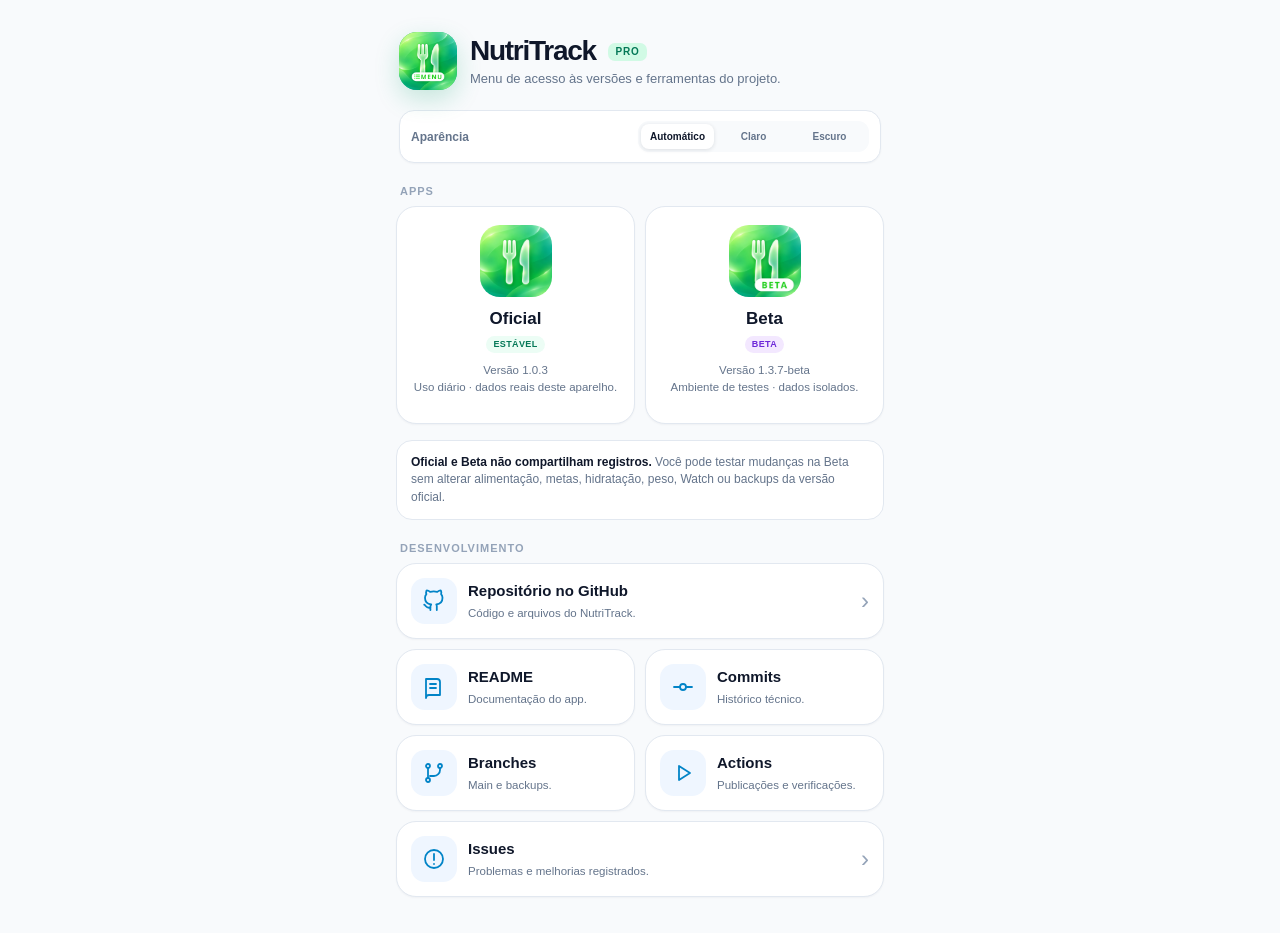
<file: menu.html>
<!doctype html>
<html lang="pt-BR">
<head>
  <meta charset="utf-8">
  <meta name="viewport" content="width=device-width,initial-scale=1,viewport-fit=cover">
  <meta name="theme-color" content="#f8fafc">
  <meta name="color-scheme" content="light dark">
  <script>
    (()=>{try{const saved=localStorage.getItem("nutritrack-menu-theme");document.documentElement.dataset.theme=["light","dark","auto"].includes(saved)?saved:"auto"}catch{document.documentElement.dataset.theme="auto"}})();
  </script>
  <meta name="robots" content="noindex,nofollow">
  <meta name="apple-mobile-web-app-capable" content="yes">
  <meta name="apple-mobile-web-app-status-bar-style" content="default">
  <meta name="apple-mobile-web-app-title" content="NutriTrack Menu">
  <link rel="manifest" href="./menu.webmanifest?v=2">
  <link rel="apple-touch-icon" href="./apple-touch-icon-menu.png?v=2">
  <link rel="icon" type="image/png" href="./favicon-menu.png?v=2">
  <title>Menu · NutriTrack</title>
  <style>
    :root{color-scheme:light;--bg:#f8fafc;--card:#fff;--text:#0f172a;--muted:#64748b;--line:#e2e8f0;--green:#10a66f;--green2:#16bd82;--greenSoft:#ecfdf5;--purple:#7c3aed;--purpleSoft:#f3e8ff;--blue:#0284c7;--blueSoft:#eff6ff}
    *{box-sizing:border-box}html,body{margin:0;min-height:100%;background:var(--bg);color:var(--text);font-family:-apple-system,BlinkMacSystemFont,"SF Pro Text","Segoe UI",sans-serif;-webkit-font-smoothing:antialiased}body{min-height:100dvh}main{width:min(520px,100%);margin:0 auto;padding:calc(28px + env(safe-area-inset-top)) 16px calc(36px + env(safe-area-inset-bottom))}header{display:flex;gap:13px;align-items:center;padding:4px 3px 18px}.logo{width:58px;height:58px;flex:0 0 58px;border-radius:18px;background:linear-gradient(135deg,var(--green),#14b8a6);display:grid;place-items:center;color:#fff;box-shadow:0 9px 24px rgba(16,166,111,.22)}svg{fill:none;stroke:currentColor;stroke-width:1.8;stroke-linecap:round;stroke-linejoin:round}.logo svg{width:30px;height:30px}h1{font-size:28px;line-height:1;margin:0;letter-spacing:-.045em}.pro{display:inline-flex;vertical-align:middle;margin-left:6px;padding:4px 7px;border-radius:7px;background:#d1fae5;color:#047857;font-size:10px;font-weight:850;letter-spacing:.08em}.lead{margin:6px 0 0;color:var(--muted);font-size:13px}.section-title{margin:22px 4px 9px;color:#94a3b8;font-size:11px;text-transform:uppercase;letter-spacing:.09em;font-weight:800}.grid{display:grid;grid-template-columns:repeat(2,minmax(0,1fr));gap:10px}.card{min-width:0;text-decoration:none;color:inherit;background:var(--card);border:1px solid var(--line);border-radius:20px;padding:14px;box-shadow:0 1px 2px rgba(15,23,42,.04);display:flex;gap:11px;align-items:center;-webkit-tap-highlight-color:transparent;transition:transform .12s ease,border-color .12s ease,box-shadow .12s ease}.card:active{transform:scale(.985)}.card.wide{grid-column:1/-1}.app-card{min-height:126px;align-items:flex-start;padding:16px}.icon{width:46px;height:46px;flex:0 0 46px;border-radius:14px;display:grid;place-items:center;background:#f1f5f9;color:#475569}.icon svg{width:24px;height:24px}.app-card .icon{width:58px;height:58px;flex-basis:58px;border-radius:17px;background:linear-gradient(135deg,var(--green),#14b8a6);color:#fff}.app-card.beta .icon{background:linear-gradient(135deg,#6d28d9,#8b5cf6)}.copy{min-width:0;flex:1}.copy strong{display:flex;align-items:center;gap:6px;flex-wrap:wrap;font-size:15px;line-height:1.2;margin-bottom:5px}.copy small{display:block;color:var(--muted);font-size:11.5px;line-height:1.42}.tag{display:inline-flex;padding:3px 7px;border-radius:999px;font-size:9px;font-weight:850;letter-spacing:.04em}.tag.stable{background:var(--greenSoft);color:#047857}.tag.beta{background:var(--purpleSoft);color:#6d28d9}.arrow{margin-left:auto;color:#94a3b8;font-size:24px}.note{margin-top:16px;background:var(--card);border:1px solid var(--line);border-radius:16px;padding:13px 14px;color:var(--muted);font-size:12px;line-height:1.45}.note strong{color:var(--text)}.dev .icon{background:var(--blueSoft);color:var(--blue)}
    .app-card{min-height:218px;flex-direction:column;align-items:center;justify-content:flex-start;gap:12px;padding:18px 12px;text-align:center}.app-card .icon{width:72px;height:72px;flex-basis:72px;border-radius:20px}.app-card .copy{width:100%}.app-card .copy strong{flex-direction:column;justify-content:center;gap:7px;font-size:17px;margin-bottom:9px}.app-card .copy small{text-align:center;font-size:11.5px;line-height:1.45}.app-card .icon.official-icon{overflow:hidden;padding:0;background:#10a66f}.app-card .icon.official-icon img{display:block;width:100%;height:100%;object-fit:cover}.app-card .icon.beta-icon{overflow:hidden;padding:0;background:#10a66f}.app-card .icon.beta-icon img{display:block;width:100%;height:100%;object-fit:cover}

    .theme-picker{display:flex;align-items:center;justify-content:space-between;gap:12px;margin:2px 3px 8px;padding:10px 11px;border:1px solid var(--line);border-radius:15px;background:var(--card);box-shadow:0 1px 2px rgba(15,23,42,.04)}
    .theme-picker>span{font-size:12px;font-weight:800;color:var(--muted)}
    .theme-options{display:grid;grid-template-columns:repeat(3,1fr);gap:3px;padding:3px;border-radius:11px;background:var(--bg)}
    .theme-options button{appearance:none;border:0;border-radius:8px;padding:7px 9px;background:transparent;color:var(--muted);font-size:10px;font-weight:800;white-space:nowrap}
    .theme-options button[aria-pressed="true"]{background:var(--card);color:var(--text);box-shadow:0 1px 4px rgba(15,23,42,.12)}
    html[data-theme="dark"]{color-scheme:dark;--bg:#07111f;--card:#111c2b;--text:#f1f5f9;--muted:#a7b3c4;--line:#26364a;--greenSoft:#12392d;--purpleSoft:#302044;--blueSoft:#102c40}
    html[data-theme="dark"] .pro{background:#12392d;color:#6ee7b7}
    html[data-theme="dark"] .tag.stable{color:#6ee7b7}
    html[data-theme="dark"] .tag.beta{color:#d8b4fe}
    html[data-theme="dark"] .icon{background:#1b293a;color:#cbd5e1}
    html[data-theme="dark"] .theme-options{background:#091321}
    html[data-theme="dark"] .theme-options button[aria-pressed="true"]{box-shadow:0 1px 4px rgba(0,0,0,.35)}
    @media(prefers-color-scheme:dark){
      html[data-theme="auto"]{color-scheme:dark;--bg:#07111f;--card:#111c2b;--text:#f1f5f9;--muted:#a7b3c4;--line:#26364a;--greenSoft:#12392d;--purpleSoft:#302044;--blueSoft:#102c40}
      html[data-theme="auto"] .pro{background:#12392d;color:#6ee7b7}
      html[data-theme="auto"] .tag.stable{color:#6ee7b7}
      html[data-theme="auto"] .tag.beta{color:#d8b4fe}
      html[data-theme="auto"] .icon{background:#1b293a;color:#cbd5e1}
      html[data-theme="auto"] .theme-options{background:#091321}
      html[data-theme="auto"] .theme-options button[aria-pressed="true"]{box-shadow:0 1px 4px rgba(0,0,0,.35)}
    }
    @media(max-width:410px){.theme-picker{align-items:flex-start;flex-direction:column}.theme-options{width:100%}.theme-options button{padding:8px 5px}}
    @media(max-width:370px){.grid{grid-template-columns:1fr}.card.wide{grid-column:auto}.app-card{min-height:112px}}
  </style>
</head>
<body>
<main>
  <header>
    <div class="logo"><img src="./icon-menu-192.png?v=2" alt="" style="display:block;width:100%;height:100%;object-fit:cover;border-radius:inherit"></div>
    <div><h1>NutriTrack <span class="pro">PRO</span></h1><p class="lead">Menu de acesso às versões e ferramentas do projeto.</p></div>
  </header>

  <div class="theme-picker" aria-label="Tema do Menu Geral">
    <span>Aparência</span>
    <div class="theme-options" role="group" aria-label="Escolher tema">
      <button type="button" data-theme-choice="auto" aria-pressed="false">Automático</button>
      <button type="button" data-theme-choice="light" aria-pressed="false">Claro</button>
      <button type="button" data-theme-choice="dark" aria-pressed="false">Escuro</button>
    </div>
  </div>

  <div class="section-title">Apps</div>
  <div class="grid">
    <a class="card app-card" href="./">
      <span class="icon official-icon"><img src="./icon-official-192.png?v=9" alt=""></span>
      <span class="copy"><strong>Oficial <span class="tag stable">ESTÁVEL</span></strong><small>Versão <span data-release-version="official">1.0.0</span><br>Uso diário · dados reais deste aparelho.</small></span>
    </a>
    <a class="card app-card beta" href="./beta/">
      <span class="icon beta-icon"><img src="./beta/icon-beta-192.png?v=21" alt=""></span>
      <span class="copy"><strong>Beta <span class="tag beta">BETA</span></strong><small>Versão <span data-release-version="beta">1.1.0-beta</span><br>Ambiente de testes · dados isolados.</small></span>
    </a>
  </div>

  <div class="note"><strong>Oficial e Beta não compartilham registros.</strong> Você pode testar mudanças na Beta sem alterar alimentação, metas, hidratação, peso, Watch ou backups da versão oficial.</div>

  <div class="section-title">Desenvolvimento</div>
  <div class="grid dev">
    <a class="card wide" href="https://github.com/viniciusnevesdev/Alimentacao" target="_blank" rel="noopener noreferrer"><span class="icon"><svg viewBox="0 0 24 24"><path d="M8.5 18.5c-4.5 1.4-4.5-2.3-6.3-2.8M14.8 21v-3.4c0-1 .1-1.5-.5-2.1 3-.3 6.2-1.5 6.2-6.7 0-1.5-.5-2.7-1.4-3.7.1-.4.6-1.8-.2-3.6 0 0-1.1-.4-3.8 1.4a13 13 0 0 0-6.8 0C5.7 1.1 4.5 1.5 4.5 1.5c-.7 1.8-.3 3.2-.1 3.6C3.5 6.1 3 7.3 3 8.8c0 5.2 3.2 6.4 6.2 6.7-.5.5-.8 1.2-.8 2.1V21"/></svg></span><span class="copy"><strong>Repositório no GitHub</strong><small>Código e arquivos do NutriTrack.</small></span><span class="arrow">›</span></a>
    <a class="card" href="https://github.com/viniciusnevesdev/Alimentacao/blob/main/README.md" target="_blank" rel="noopener noreferrer"><span class="icon"><svg viewBox="0 0 24 24"><path d="M4 4h11a3 3 0 0 1 3 3v13H7a3 3 0 0 0-3 3V4Zm4 5h6M8 13h6"/></svg></span><span class="copy"><strong>README</strong><small>Documentação do app.</small></span></a>
    <a class="card" href="https://github.com/viniciusnevesdev/Alimentacao/commits/main" target="_blank" rel="noopener noreferrer"><span class="icon"><svg viewBox="0 0 24 24"><circle cx="12" cy="12" r="3"/><path d="M3 12h6m6 0h6"/></svg></span><span class="copy"><strong>Commits</strong><small>Histórico técnico.</small></span></a>
    <a class="card" href="https://github.com/viniciusnevesdev/Alimentacao/branches" target="_blank" rel="noopener noreferrer"><span class="icon"><svg viewBox="0 0 24 24"><circle cx="6" cy="5" r="2"/><circle cx="18" cy="5" r="2"/><circle cx="6" cy="19" r="2"/><path d="M6 7v10M18 7v2c0 3.3-2.7 6-6 6H8"/></svg></span><span class="copy"><strong>Branches</strong><small>Main e backups.</small></span></a>
    <a class="card" href="https://github.com/viniciusnevesdev/Alimentacao/actions" target="_blank" rel="noopener noreferrer"><span class="icon"><svg viewBox="0 0 24 24"><path d="m8 5 11 7-11 7V5Z"/></svg></span><span class="copy"><strong>Actions</strong><small>Publicações e verificações.</small></span></a>
    <a class="card wide" href="https://github.com/viniciusnevesdev/Alimentacao/issues" target="_blank" rel="noopener noreferrer"><span class="icon"><svg viewBox="0 0 24 24"><circle cx="12" cy="12" r="9"/><path d="M12 7v6M12 17h.01"/></svg></span><span class="copy"><strong>Issues</strong><small>Problemas e melhorias registrados.</small></span><span class="arrow">›</span></a>
  </div>
</main>

<script src="./version.js?v=2"></script>
<script>
  (() => {
    const releases=window.NutriTrackVersions||{};
    document.querySelectorAll('[data-release-version]').forEach(el=>{const value=releases[el.dataset.releaseVersion];if(value)el.textContent=value;});
    const root = document.documentElement;
    const choices = [...document.querySelectorAll("[data-theme-choice]")];
    const systemDark = window.matchMedia("(prefers-color-scheme: dark)");
    const themeMeta = document.querySelector('meta[name="theme-color"]');

    const current = () => ["light", "dark", "auto"].includes(root.dataset.theme) ? root.dataset.theme : "auto";
    const updateThemeColor = () => {
      const dark = current() === "dark" || (current() === "auto" && systemDark.matches);
      themeMeta?.setAttribute("content", dark ? "#07111f" : "#f8fafc");
    };
    const render = () => {
      const value = current();
      choices.forEach(button => button.setAttribute("aria-pressed", String(button.dataset.themeChoice === value)));
      updateThemeColor();
    };

    choices.forEach(button => button.addEventListener("click", () => {
      const value = button.dataset.themeChoice;
      root.dataset.theme = value;
      try { localStorage.setItem("nutritrack-menu-theme", value); } catch {}
      render();
    }));

    systemDark.addEventListener?.("change", updateThemeColor);
    render();
  })();
</script>

</body>
</html>
</file>
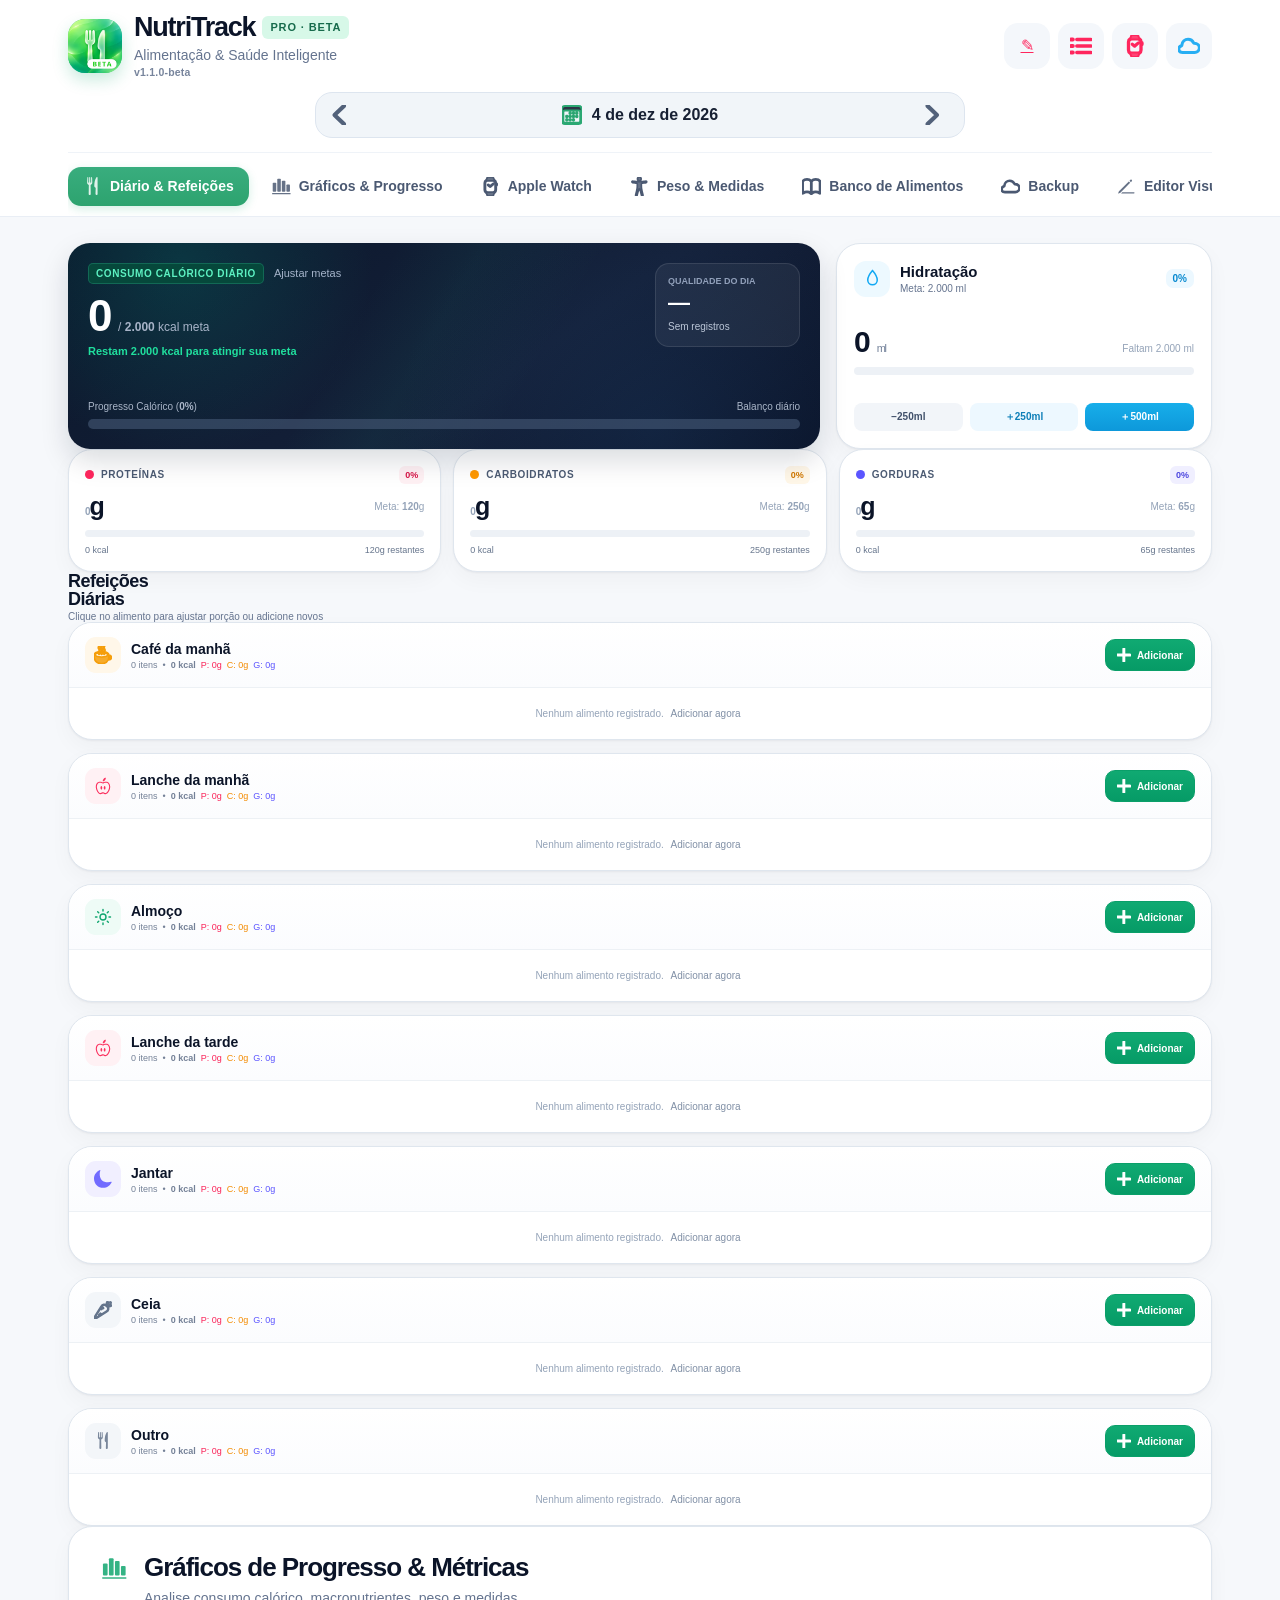
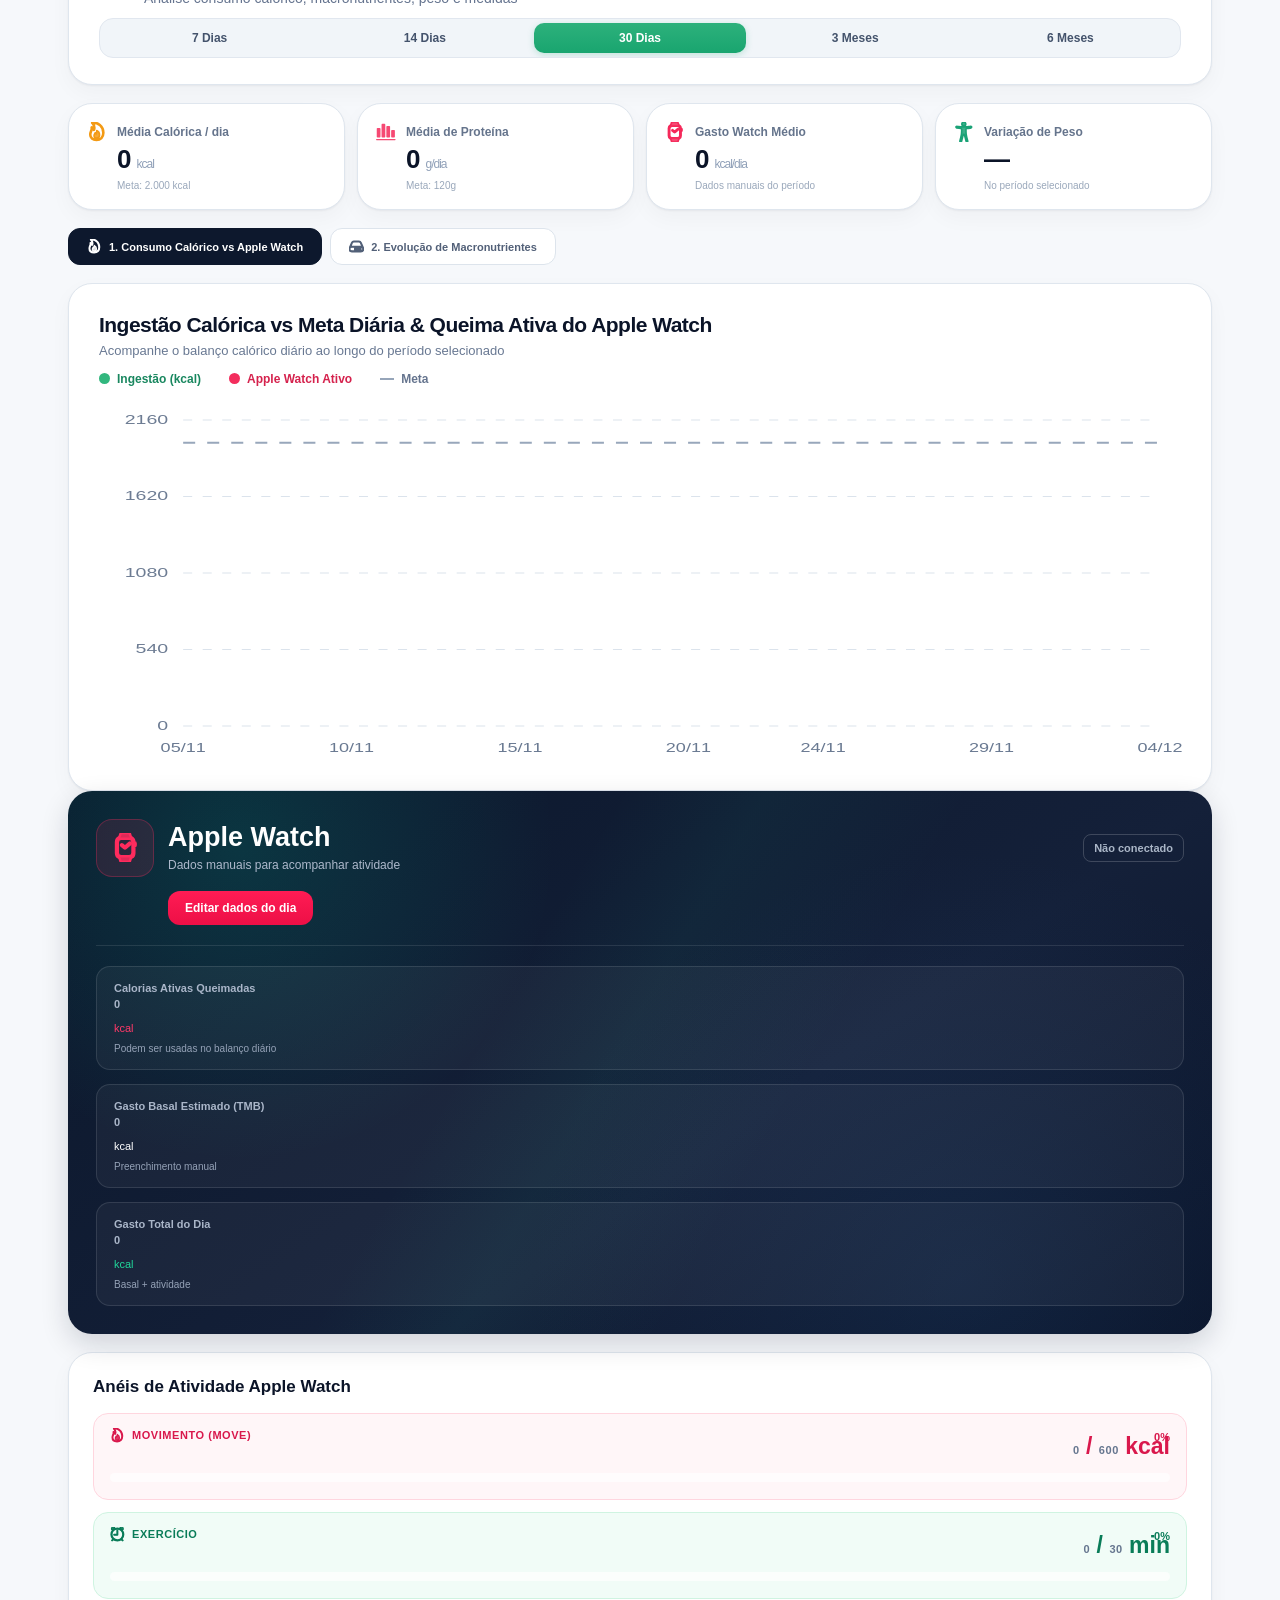
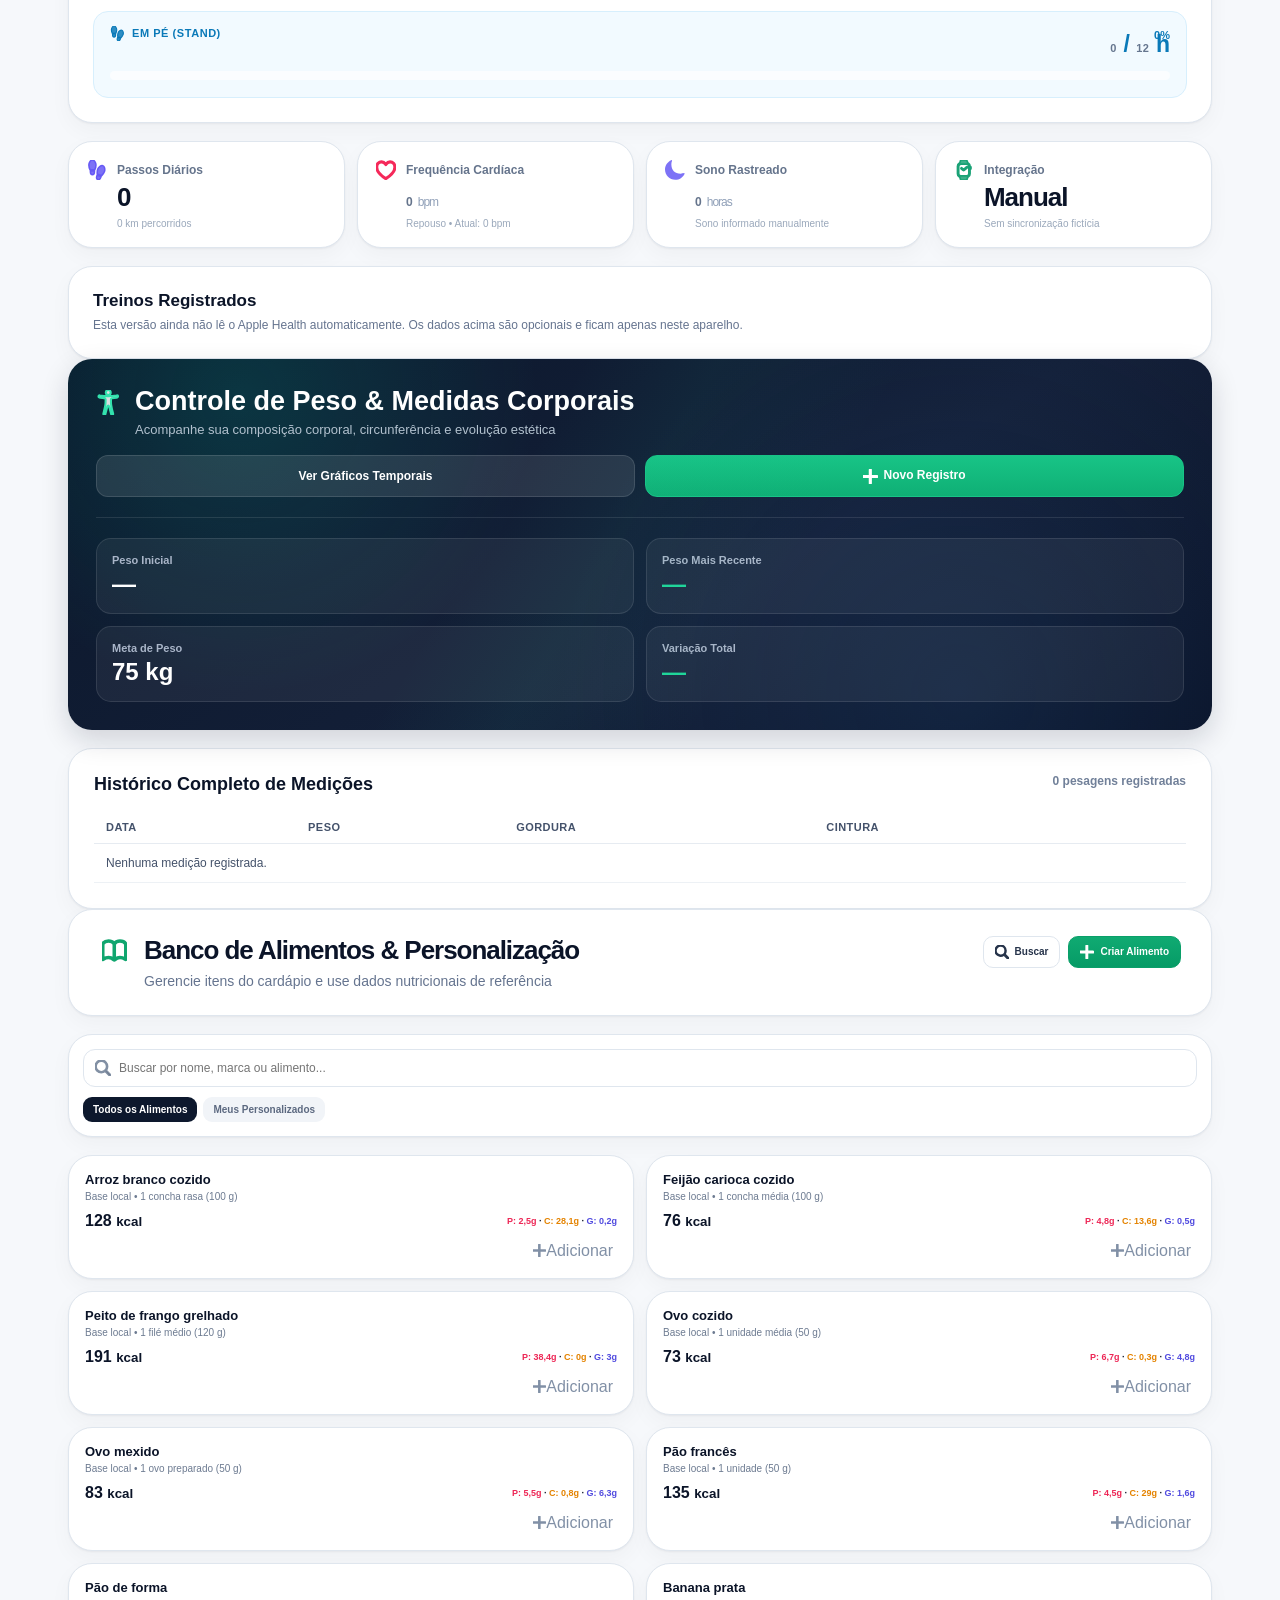
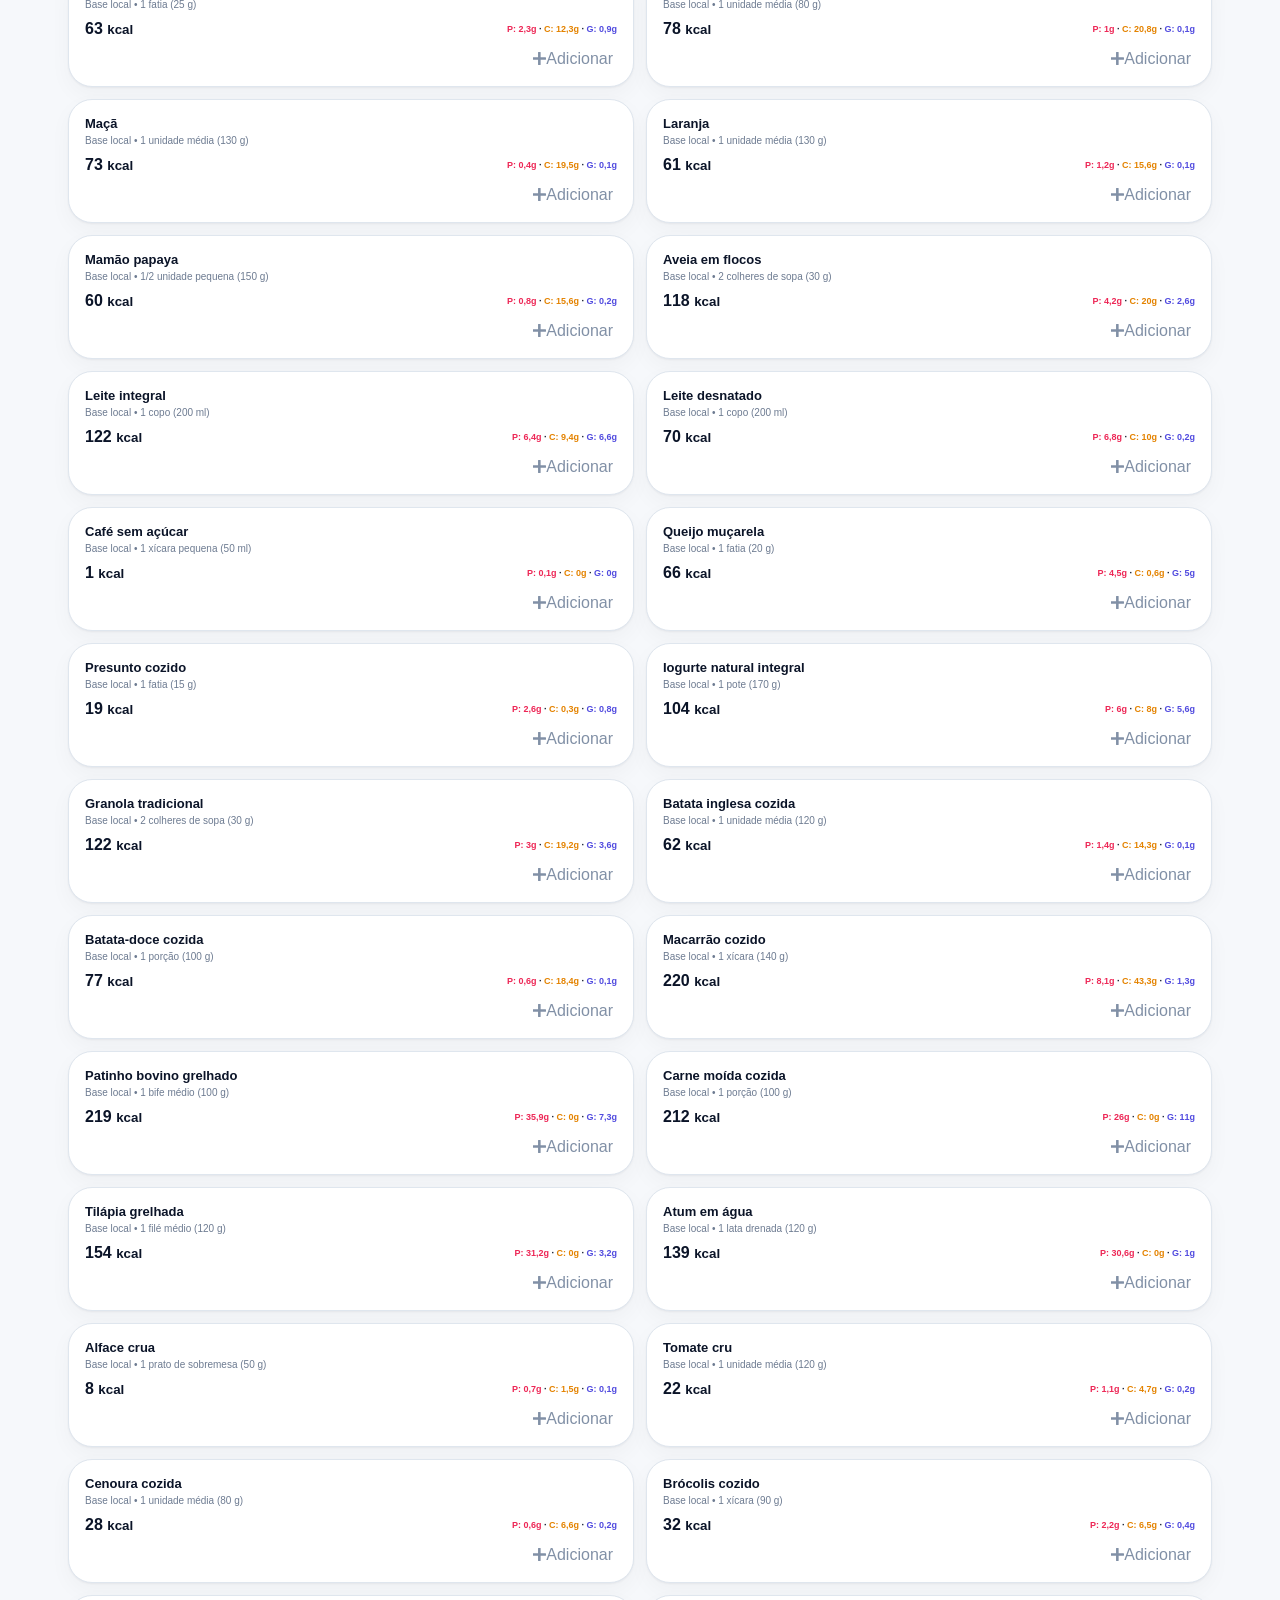
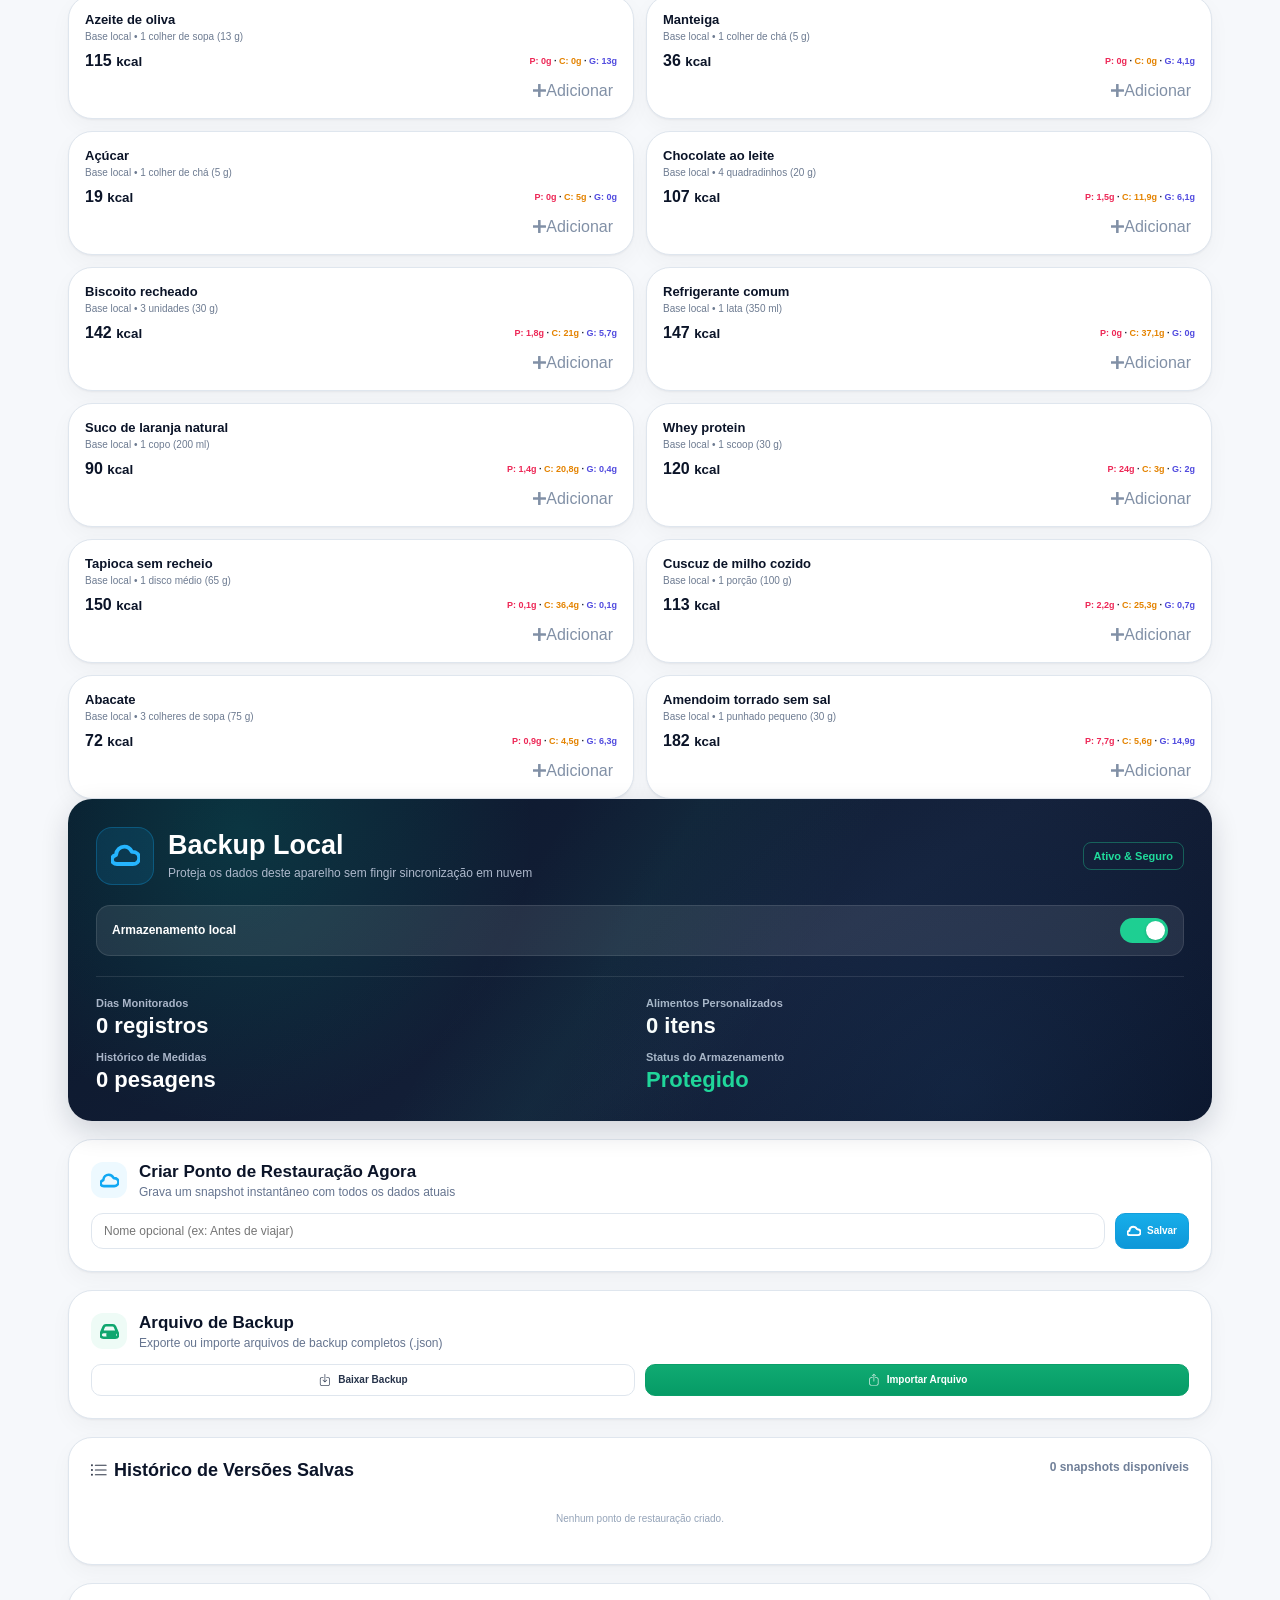
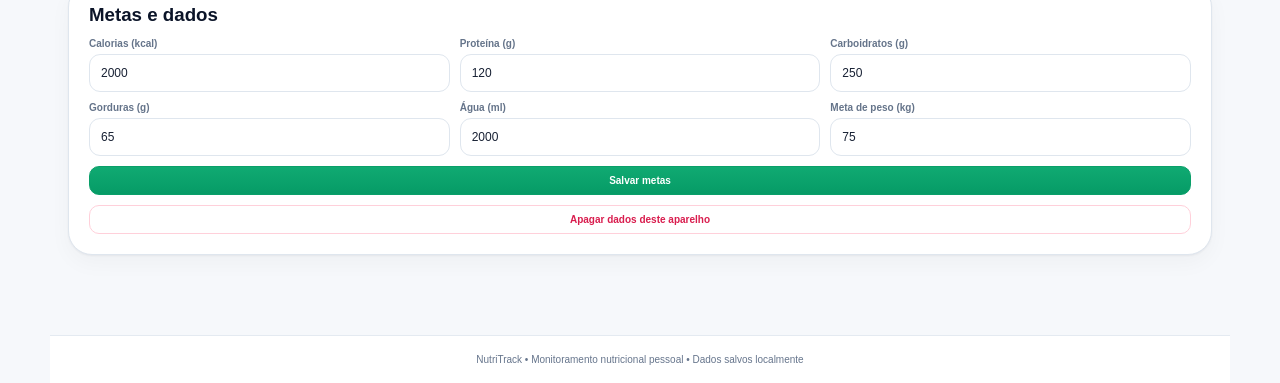
<file: beta/base-index.html>
<!doctype html>
<html lang="pt-BR">
<head>
  <meta charset="utf-8" />
  <meta name="viewport" content="width=device-width,initial-scale=1,viewport-fit=cover" />
  <meta name="theme-color" content="#10a66f" />
  <meta name="apple-mobile-web-app-capable" content="yes" />
  <meta name="apple-mobile-web-app-status-bar-style" content="default" />
  <meta name="apple-mobile-web-app-title" content="NutriTrack" />
  <title>NutriTrack</title>
  <link rel="manifest" href="manifest.webmanifest" />
  <link rel="stylesheet" href="styles.css" />
</head>
<body>
  <svg class="svg-sprite" aria-hidden="true">
    <symbol id="i-utensils" viewBox="0 0 13.9757 24.6172">
 <g xmlns="http://www.w3.org/2000/svg">
  <rect height="24.6172" opacity="0" width="13.9757" x="0" y="0"/>
  <path d="M3.37457 23.2031C4.19488 23.2031 4.72613 22.7344 4.7105 21.9297L4.51519 10.6562C4.50738 10.2891 4.648 10.0391 4.9605 9.89844C6.28082 9.32031 6.81207 8.69531 6.74175 6.95312L6.46832 0.820312C6.44488 0.398438 6.19488 0.148438 5.79644 0.148438C5.40582 0.148438 5.17144 0.40625 5.17144 0.835938L5.24175 6.80469C5.24175 7.16406 5.01519 7.375 4.68707 7.375C4.35894 7.375 4.12457 7.17188 4.12457 6.82812L4.023 0.65625C4.01519 0.242188 3.773 0 3.37457 0C2.97613 0 2.73394 0.242188 2.72613 0.65625L2.61675 6.82812C2.61675 7.17188 2.38238 7.375 2.05425 7.375C1.73394 7.375 1.50738 7.16406 1.50738 6.80469L1.56988 0.835938C1.56988 0.40625 1.34332 0.148438 0.95269 0.148438C0.554253 0.148438 0.304253 0.398438 0.280815 0.820312L0.00737778 6.95312C-0.0707472 8.69531 0.468315 9.32031 1.78082 9.89844C2.09332 10.0391 2.24175 10.2891 2.23394 10.6562L2.03863 21.9297C2.023 22.7344 2.55425 23.2031 3.37457 23.2031ZM11.1089 14.6172L10.8746 21.8359C10.8433 22.7344 11.3902 23.2031 12.2027 23.2031C13.0386 23.2031 13.5699 22.7656 13.5699 21.9688L13.5699 0.726562C13.5699 0.234375 13.2496 0 12.8824 0C12.5152 0 12.2808 0.203125 11.9761 0.640625C10.3589 2.90625 9.31207 7.08594 9.31207 11.1719L9.31207 11.7266C9.31207 12.4531 9.56207 12.9375 10.0621 13.2812L10.6168 13.6641C10.9683 13.9141 11.1246 14.2109 11.1089 14.6172Z" fill="currentColor" fill-opacity="0.85"/>
 </g>
</symbol>
    <symbol id="i-chart" viewBox="0 0 22.7266 18.4766">
 <g xmlns="http://www.w3.org/2000/svg">
  <rect height="18.4766" opacity="0" width="22.7266" x="0" y="0"/>
  <path d="M0 17.7891C0 18.1797 0.320312 18.4766 0.695312 18.4766L21.625 18.4766C22 18.4766 22.3203 18.1797 22.3203 17.7891C22.3203 17.3984 22 17.1016 21.625 17.1016L0.695312 17.1016C0.320312 17.1016 0 17.3984 0 17.7891Z" fill="currentColor" fill-opacity="0.85"/>
  <path d="M17.2266 14.6875C17.2266 15.2266 17.5703 15.5469 18.1328 15.5469L20.5703 15.5469C21.1172 15.5469 21.4688 15.2266 21.4688 14.6875L21.4688 7.78906C21.4688 7.25781 21.1172 6.92969 20.5703 6.92969L18.1328 6.92969C17.5703 6.92969 17.2266 7.25781 17.2266 7.78906Z" fill="currentColor" fill-opacity="0.85"/>
  <path d="M11.7656 14.6875C11.7656 15.2266 12.1172 15.5469 12.6719 15.5469L15.1016 15.5469C15.6562 15.5469 16.0078 15.2266 16.0078 14.6875L16.0078 3.1875C16.0078 2.64062 15.6562 2.32031 15.1016 2.32031L12.6719 2.32031C12.1172 2.32031 11.7656 2.64062 11.7656 3.1875Z" fill="currentColor" fill-opacity="0.85"/>
  <path d="M6.30469 14.6875C6.30469 15.2266 6.65625 15.5469 7.20312 15.5469L9.64062 15.5469C10.1953 15.5469 10.5469 15.2266 10.5469 14.6875L10.5469 0.859375C10.5469 0.328125 10.1953 0 9.64062 0L7.20312 0C6.65625 0 6.30469 0.328125 6.30469 0.859375Z" fill="currentColor" fill-opacity="0.85"/>
  <path d="M0.851562 14.6875C0.851562 15.2266 1.19531 15.5469 1.75 15.5469L4.1875 15.5469C4.73438 15.5469 5.09375 15.2266 5.09375 14.6875L5.09375 5.52344C5.09375 5 4.73438 4.66406 4.1875 4.66406L1.75 4.66406C1.19531 4.66406 0.851562 5 0.851562 5.52344Z" fill="currentColor" fill-opacity="0.85"/>
 </g>
</symbol>
<symbol id="i-watch" viewBox="0 0 14.6172 20.9453">
 <g xmlns="http://www.w3.org/2000/svg">
  <rect height="20.9453" opacity="0" width="14.6172" x="0" y="0"/>
  <path d="M0.492188 14.3594C0.492188 15.9141 1.08594 17.0156 2.21875 17.6406C2.75 17.9297 3.03125 18.25 3.23438 18.8906L3.58594 20.0625C3.76562 20.6562 4.1875 20.9453 4.80469 20.9453L9.34375 20.9453C9.99219 20.9453 10.3828 20.6641 10.5625 20.0625L10.9219 18.8906C11.1172 18.25 11.4062 17.9297 11.9375 17.6406C13.0703 17.0156 13.6562 15.9141 13.6562 14.3594L13.6562 6.59375C13.6562 5.03906 13.0703 3.92969 11.9375 3.30469C11.4062 3.02344 11.1172 2.70312 10.9219 2.0625L10.5625 0.890625C10.3984 0.304688 9.98438 0.0078125 9.34375 0.0078125L4.80469 0.0078125C4.1875 0.0078125 3.76562 0.296875 3.58594 0.890625L3.23438 2.0625C3.03906 2.69531 2.75781 3.03125 2.21875 3.30469C1.09375 3.90625 0.492188 5.02344 0.492188 6.59375ZM1.75781 14.1797L1.75781 6.77344C1.75781 5.17188 2.69531 4.21094 4.27344 4.21094L9.89062 4.21094C11.4609 4.21094 12.3906 5.17188 12.3906 6.77344L12.3906 14.1797C12.3906 15.7734 11.4609 16.7344 9.89062 16.7344L4.27344 16.7344C2.69531 16.7344 1.75781 15.7734 1.75781 14.1797ZM13.4141 9.79688L13.7969 9.79688C14.2891 9.79688 14.6172 9.45312 14.6172 8.91406L14.6172 7.53125C14.6172 6.98438 14.2891 6.64062 13.7969 6.64062L13.4141 6.64062Z" fill="currentcolor" fill-opacity="0.85"/>
  <path d="M4.22656 8.38281C4.00781 8.64062 4.04688 9.02344 4.3125 9.24219L6.34375 10.9531C6.75 11.2891 7.125 11.2891 7.50781 10.9531L10.9688 7.92969C11.2188 7.71094 11.2188 7.32031 10.9688 7.0625C10.7422 6.84375 10.3672 6.83594 10.1172 7.07031L6.91406 9.85156L5.07812 8.29688C4.82812 8.10156 4.45312 8.125 4.22656 8.38281Z" fill="currentcolor" fill-opacity="0.85"/>
 </g>
</symbol>
<symbol id="i-scale" viewBox="0 0 17.6172 21.9141">
 <g xmlns="http://www.w3.org/2000/svg">
  <rect height="21.9141" opacity="0" width="17.6172" x="0" y="0"/>
  <path d="M8.60156 4.30469C9.79688 4.30469 10.75 3.34375 10.75 2.15625C10.75 0.960938 9.79688 0 8.60156 0C7.40625 0 6.44531 0.960938 6.44531 2.15625C6.44531 3.34375 7.40625 4.30469 8.60156 4.30469ZM8.60156 13.6328C9.02344 13.6328 9.21094 13.9062 9.42188 14.625C9.72656 15.6172 10.7891 19.7812 11.0938 21.0078C11.2344 21.6172 11.5547 21.875 12.0234 21.875C12.6484 21.875 13.0234 21.3047 12.8594 20.6875C12.7812 20.4219 11.3281 14.4062 11.1484 13.1641C10.9609 11.8984 10.9453 9.125 10.9453 8.27344C10.9531 7.66406 11.2188 7.28906 11.7266 7.17969C12.1953 7.07812 15.9766 6.65625 16.4844 6.50781C16.9219 6.38281 17.2109 6.03125 17.2109 5.57812C17.2109 5.01562 16.7891 4.67188 16.375 4.67188C16.1953 4.67188 16.0312 4.71094 15.8281 4.75781C14.3203 5.03125 10.9688 5.38281 8.60156 5.38281C6.24219 5.38281 2.875 5.04688 1.375 4.75781C1.17969 4.71094 1.00781 4.67188 0.835938 4.67188C0.40625 4.67188 0 5.01562 0 5.57812C0 6.03125 0.273438 6.41406 0.71875 6.50781C1.25 6.61719 5.00781 7.09375 5.47656 7.17969C5.98438 7.27344 6.25781 7.66406 6.27344 8.27344C6.28125 9.125 6.24219 11.8984 6.05469 13.1641C5.86719 14.4062 4.41406 20.4219 4.34375 20.6875C4.17188 21.3047 4.55469 21.875 5.17969 21.875C5.64062 21.875 5.95312 21.6172 6.11719 21.0078C6.45312 19.7891 7.47656 15.6328 7.79688 14.625C8.01562 13.9219 8.1875 13.6328 8.60156 13.6328Z" fill="currentcolor" fill-opacity="0.85"/>
 </g>
</symbol>
<symbol id="i-book" viewBox="0 0 22.5547 18.3828">
 <g xmlns="http://www.w3.org/2000/svg">
  <rect height="18.3828" opacity="0" width="22.5547" x="0" y="0"/>
  <path d="M0 16.9297C0 17.6172 0.453125 17.8906 0.953125 17.8906C1.25781 17.8906 1.50781 17.7344 1.82812 17.5234C2.92188 16.6875 4.38281 16.1797 5.92188 16.1875C7.45312 16.1953 8.97656 16.7812 10.1172 17.9141C10.4844 18.2578 10.7656 18.3672 11.0781 18.3672C11.3906 18.3672 11.6797 18.2578 12.0312 17.9141C13.1875 16.7891 14.6953 16.1953 16.2266 16.1875C17.7656 16.1797 19.2344 16.6875 20.3203 17.5234C20.6406 17.7344 20.8984 17.8906 21.1953 17.8906C21.6953 17.8906 22.1484 17.6172 22.1484 16.9297L22.1484 3.26562C22.1484 3.08594 22.1328 2.96094 22.0312 2.78906C21.125 1.25781 18.875 0 16.1953 0C13.9609 0 12.0859 0.90625 11.0781 2.19531C10.0625 0.90625 8.1875 0 5.95312 0C3.27344 0 1.02344 1.25781 0.117188 2.78906C0.015625 2.96094 0 3.08594 0 3.26562ZM1.38281 16.1562L1.38281 3.4375C2.21094 2.20312 4.03906 1.38281 5.95312 1.38281C7.92969 1.38281 9.61719 2.21094 10.3828 3.52344L10.3828 16.3438C9.38281 15.5078 7.73438 14.8047 5.95312 14.8047C4.09375 14.8047 2.42969 15.3438 1.38281 16.1562ZM11.7656 16.3438L11.7656 3.52344C12.5312 2.21094 14.2266 1.38281 16.1953 1.38281C18.1094 1.38281 19.9375 2.20312 20.7656 3.4375L20.7656 16.1562C19.7266 15.3438 18.0547 14.8047 16.1953 14.8047C14.4141 14.8047 12.7656 15.5078 11.7656 16.3438Z" fill="CurrentColor" fill-opacity="0.85"/>
 </g>
</symbol>
<symbol id="i-cloud" viewBox="0 0 24.1016 16.1016">
 <g xmlns="http://www.w3.org/2000/svg">
  <rect height="16.1016" opacity="0" width="24.1016" x="0" y="0"/>
  <path d="M4.96094 15.8359L18.1406 15.8359C21.4922 15.8359 24.1016 13.2969 24.1016 10.0625C24.1016 6.79688 21.4297 4.32812 17.8203 4.32812C16.4844 1.65625 14.0703 0 11.0234 0C7.14062 0 3.88281 3.05469 3.53125 7.05469C1.52344 7.61719 0.109375 9.27344 0.109375 11.4297C0.109375 13.8594 1.88281 15.8359 4.96094 15.8359ZM4.94531 14.4531C2.77344 14.4531 1.49219 13.2266 1.49219 11.4688C1.49219 9.9375 2.49219 8.8125 4.1875 8.36719C4.69531 8.23438 4.875 8.00781 4.91406 7.5C5.14844 4.03125 7.82031 1.38281 11.0234 1.38281C13.5859 1.38281 15.5156 2.82031 16.6484 5.15625C16.8672 5.60156 17.125 5.75781 17.6875 5.75781C20.8125 5.75781 22.7109 7.71875 22.7109 10.1016C22.7109 12.5234 20.75 14.4531 18.2266 14.4531Z" fill="currentcolor" fill-opacity="0.85"/>
 </g>
</symbol>
<symbol id="i-calendar" viewBox="0 0 20.4219 18.3828">
 <g xmlns="http://www.w3.org/2000/svg">
  <rect height="18.3828" opacity="0" width="20.4219" x="0" y="0"/>
  <path d="M3.03906 18.3828L16.9688 18.3828C18.9922 18.3828 20.0156 17.3672 20.0156 15.375L20.0156 3.03125C20.0156 1.03906 18.9922 0.0234375 16.9688 0.0234375L3.03906 0.0234375C1.02344 0.0234375 0 1.03125 0 3.03125L0 15.375C0 17.375 1.02344 18.3828 3.03906 18.3828ZM2.92969 17C1.92969 17 1.38281 16.4688 1.38281 15.4375L1.38281 6.11719C1.38281 5.07812 1.92969 4.55469 2.92969 4.55469L17.0703 4.55469C18.0625 4.55469 18.625 5.07812 18.625 6.11719L18.625 15.4375C18.625 16.4688 18.0625 17 17.0703 17ZM8.01562 8.14844L8.60938 8.14844C8.94531 8.14844 9.03906 8.05469 9.03906 7.72656L9.03906 7.14062C9.03906 6.8125 8.94531 6.72656 8.60938 6.72656L8.01562 6.72656C7.6875 6.72656 7.59375 6.8125 7.59375 7.14062L7.59375 7.72656C7.59375 8.05469 7.6875 8.14844 8.01562 8.14844ZM11.4141 8.14844L12.0078 8.14844C12.3359 8.14844 12.4297 8.05469 12.4297 7.72656L12.4297 7.14062C12.4297 6.8125 12.3359 6.72656 12.0078 6.72656L11.4141 6.72656C11.0781 6.72656 10.9844 6.8125 10.9844 7.14062L10.9844 7.72656C10.9844 8.05469 11.0781 8.14844 11.4141 8.14844ZM14.8047 8.14844L15.3984 8.14844C15.7266 8.14844 15.8281 8.05469 15.8281 7.72656L15.8281 7.14062C15.8281 6.8125 15.7266 6.72656 15.3984 6.72656L14.8047 6.72656C14.4766 6.72656 14.375 6.8125 14.375 7.14062L14.375 7.72656C14.375 8.05469 14.4766 8.14844 14.8047 8.14844ZM4.625 11.4844L5.21875 11.4844C5.54688 11.4844 5.64844 11.3984 5.64844 11.0703L5.64844 10.4766C5.64844 10.1562 5.54688 10.0625 5.21875 10.0625L4.625 10.0625C4.29688 10.0625 4.19531 10.1562 4.19531 10.4766L4.19531 11.0703C4.19531 11.3984 4.29688 11.4844 4.625 11.4844ZM8.01562 11.4844L8.60938 11.4844C8.94531 11.4844 9.03906 11.3984 9.03906 11.0703L9.03906 10.4766C9.03906 10.1562 8.94531 10.0625 8.60938 10.0625L8.01562 10.0625C7.6875 10.0625 7.59375 10.1562 7.59375 10.4766L7.59375 11.0703C7.59375 11.3984 7.6875 11.4844 8.01562 11.4844ZM11.4141 11.4844L12.0078 11.4844C12.3359 11.4844 12.4297 11.3984 12.4297 11.0703L12.4297 10.4766C12.4297 10.1562 12.3359 10.0625 12.0078 10.0625L11.4141 10.0625C11.0781 10.0625 10.9844 10.1562 10.9844 10.4766L10.9844 11.0703C10.9844 11.3984 11.0781 11.4844 11.4141 11.4844ZM14.8047 11.4844L15.3984 11.4844C15.7266 11.4844 15.8281 11.3984 15.8281 11.0703L15.8281 10.4766C15.8281 10.1562 15.7266 10.0625 15.3984 10.0625L14.8047 10.0625C14.4766 10.0625 14.375 10.1562 14.375 10.4766L14.375 11.0703C14.375 11.3984 14.4766 11.4844 14.8047 11.4844ZM4.625 14.8281L5.21875 14.8281C5.54688 14.8281 5.64844 14.7422 5.64844 14.4141L5.64844 13.8203C5.64844 13.4922 5.54688 13.4062 5.21875 13.4062L4.625 13.4062C4.29688 13.4062 4.19531 13.4922 4.19531 13.8203L4.19531 14.4141C4.19531 14.7422 4.29688 14.8281 4.625 14.8281ZM8.01562 14.8281L8.60938 14.8281C8.94531 14.8281 9.03906 14.7422 9.03906 14.4141L9.03906 13.8203C9.03906 13.4922 8.94531 13.4062 8.60938 13.4062L8.01562 13.4062C7.6875 13.4062 7.59375 13.4922 7.59375 13.8203L7.59375 14.4141C7.59375 14.7422 7.6875 14.8281 8.01562 14.8281ZM11.4141 14.8281L12.0078 14.8281C12.3359 14.8281 12.4297 14.7422 12.4297 14.4141L12.4297 13.8203C12.4297 13.4922 12.3359 13.4062 12.0078 13.4062L11.4141 13.4062C11.0781 13.4062 10.9844 13.4922 10.9844 13.8203L10.9844 14.4141C10.9844 14.7422 11.0781 14.8281 11.4141 14.8281Z" fill="currentcolor" fill-opacity="0.85"/>
 </g>
</symbol>
<symbol id="i-left" viewBox="0 0 12.5938 17.0547">
 <g xmlns="http://www.w3.org/2000/svg">
  <rect height="17.0547" opacity="0" width="12.5938" x="0" y="0"/>
  <path d="M0 8.52344C0 8.74219 0.0859375 8.92969 0.25 9.09375L8.28125 16.8203C8.42969 16.9609 8.61719 17.0469 8.83594 17.0469C9.27344 17.0469 9.61719 16.7109 9.61719 16.2656C9.61719 16.0469 9.53125 15.8594 9.39062 15.7188L1.90625 8.52344L9.39062 1.32031C9.53125 1.17969 9.61719 0.984375 9.61719 0.773438C9.61719 0.328125 9.27344 0 8.83594 0C8.61719 0 8.42969 0.078125 8.28125 0.226562L0.25 7.95312C0.0859375 8.10938 0 8.29688 0 8.52344Z" fill="currentColor" fill-opacity="0.85"/>
 </g>
</symbol>
<symbol id="i-right" viewBox="0 0 11.7812 17.0547">
 <g xmlns="http://www.w3.org/2000/svg">
  <rect height="17.0547" opacity="0" width="11.7812" x="0" y="0"/>
  <path d="M11.7812 8.52344C11.7812 8.29688 11.6953 8.10938 11.5312 7.95312L3.5 0.226562C3.35156 0.078125 3.16406 0 2.94531 0C2.50781 0 2.16406 0.328125 2.16406 0.773438C2.16406 0.984375 2.25 1.17969 2.39062 1.32031L9.875 8.52344L2.39062 15.7188C2.25 15.8594 2.16406 16.0469 2.16406 16.2656C2.16406 16.7109 2.50781 17.0469 2.94531 17.0469C3.16406 17.0469 3.35156 16.9609 3.5 16.8203L11.5312 9.09375C11.6953 8.92969 11.7812 8.74219 11.7812 8.52344Z" fill="currentColor" fill-opacity="0.85"/>
 </g>
</symbol>
    <symbol id="i-water" viewBox="0 0 24 24"><path d="M12 2s6 7 6 12a6 6 0 0 1-12 0c0-5 6-12 6-12Z"/></symbol>
<symbol id="i-flame" viewBox="0 0 17.0078 23.4609">
 <g xmlns="http://www.w3.org/2000/svg">
  <rect height="23.4609" opacity="0" width="17.0078" x="0" y="0"/>
  <path d="M7.84375 21.6172C13.0938 21.6172 16.6016 18.0625 16.6016 12.6875C16.6016 3.75781 9 0 3.625 0C2.75781 0 2.22656 0.304688 2.22656 0.890625C2.22656 1.11719 2.32812 1.35156 2.53125 1.58594C3.73438 3.03125 4.94531 4.76562 4.96094 6.70312C4.96094 7.20312 4.88281 7.65625 4.53125 8.20312L5 8.10938C4.53125 6.65625 3.26562 5.64844 2.26562 5.64844C1.89844 5.64844 1.65625 5.91406 1.65625 6.30469C1.65625 6.57031 1.73438 7.1875 1.73438 7.63281C1.73438 10.0078 0 11.2578 0 14.8516C0 18.9219 3.10938 21.6172 7.84375 21.6172ZM7.92969 20.3984C3.92188 20.3984 1.23438 18.1641 1.23438 14.8516C1.23438 11.5078 2.99219 10.5156 2.99219 7.76562C2.99219 7.375 2.91406 7 2.83594 6.65625L2.625 7.01562C3.41406 7.42188 4.10938 8.29688 4.45312 9.625C4.5 9.82031 4.59375 9.90625 4.74219 9.90625C5.45312 9.90625 6.05469 8.11719 6.05469 6.82812C6.05469 4.61719 5.08594 2.57812 3.42188 0.898438L3.1875 1.17969C10.3516 1.25781 15.3125 6.0625 15.3125 12.6484C15.3125 17.2734 12.3438 20.3984 7.92969 20.3984ZM8.04688 18.7812C10.3906 18.7812 11.5312 17.0703 11.5312 15.1172C11.5312 13.1953 10.4062 11.0703 8.25781 10.0469C8.17188 10.0078 8.10938 10.0625 8.125 10.1484C8.3125 11.7812 8.0625 13.2656 7.53906 13.9688C7.28906 13.3984 6.98438 12.8984 6.53125 12.5C6.45312 12.4453 6.39844 12.4688 6.38281 12.5625C6.21875 13.6719 5 14.2969 5 16.0234C5 17.6797 6.21094 18.7812 8.04688 18.7812Z" fill="currentcolor" fill-opacity="0.85"/>
 </g>
</symbol>
<symbol id="i-heart" viewBox="0 0 20.1875 18.7734">
 <g xmlns="http://www.w3.org/2000/svg">
  <rect height="18.7734" opacity="0" width="20.1875" x="0" y="0"/>
  <path d="M0 6.52344C0 10.7656 3.64062 14.9219 9.23438 18.5234C9.42969 18.6484 9.70312 18.7734 9.89062 18.7734C10.0859 18.7734 10.3594 18.6484 10.5547 18.5234C16.1406 14.9219 19.7812 10.7656 19.7812 6.52344C19.7812 3.03906 17.3828 0.554688 14.1719 0.554688C12.3359 0.554688 10.7734 1.47656 9.89062 2.89062C9.01562 1.48438 7.45312 0.554688 5.60938 0.554688C2.39844 0.554688 0 3.03906 0 6.52344ZM1.38281 6.52344C1.38281 3.78906 3.17188 1.9375 5.59375 1.9375C7.47656 1.9375 8.60938 3.10938 9.28906 4.21094C9.52344 4.57031 9.67969 4.67969 9.89062 4.67969C10.1094 4.67969 10.2422 4.5625 10.5 4.21094C11.2109 3.125 12.3125 1.9375 14.1875 1.9375C16.6094 1.9375 18.3984 3.78906 18.3984 6.52344C18.3984 10.2969 14.4453 14.3125 10.0781 17.2188C9.99219 17.2734 9.92969 17.3203 9.89062 17.3203C9.85156 17.3203 9.78906 17.2734 9.70312 17.2188C5.33594 14.3125 1.38281 10.2969 1.38281 6.52344Z" fill="currentColor" fill-opacity="0.85"/>
 </g>
</symbol>
<symbol id="i-steps" viewBox="0 0 18.9062 23.2578">
 <g xmlns="http://www.w3.org/2000/svg">
  <rect height="23.2578" opacity="0" width="18.9062" x="0" y="0"/>
  <path d="M16.25 6.55469C14.2031 5.8125 11.2578 8.20312 10.375 10.6094C9.96094 11.7734 9.51562 14.2109 9.78125 16.3594L14.8984 18.2188C16.4766 16.7422 17.7109 14.6094 18.1406 13.4375C19.0078 11.0234 18.2969 7.29688 16.25 6.55469ZM10.3594 22.75C11.8203 23.2812 13.1406 22.1094 13.8906 20.0547C13.9688 19.8438 14.0625 19.5078 14.1172 19.2578L9.72656 17.6562C9.60156 17.8828 9.46875 18.1953 9.39062 18.4141C8.64062 20.4688 8.89844 22.2109 10.3594 22.75Z" fill="currentcolor" fill-opacity="0.85"/>
  <path d="M4.125 0C1.95312 0 0 3.25781 0 5.82031C0 7.0625 0.421875 9.5 1.39844 11.4219L6.85156 11.4219C7.82812 9.5 8.25 7.0625 8.25 5.82031C8.25 3.25781 6.30469 0 4.125 0ZM4.13281 17.2266C5.6875 17.2266 6.52344 15.6797 6.52344 13.4922C6.52344 13.2656 6.50781 12.9219 6.46875 12.6719L1.79688 12.6719C1.75 12.9219 1.73438 13.2656 1.73438 13.4922C1.73438 15.6797 2.57031 17.2266 4.13281 17.2266Z" fill="currentcolor" fill-opacity="0.85"/>
 </g>
</symbol>
<symbol id="i-timer" viewBox="0 0 19.5469 22.4453">
 <g xmlns="http://www.w3.org/2000/svg">
  <rect height="22.4453" opacity="0" width="19.5469" x="0" y="0"/>
  <path d="M9.57031 20.75C14.8516 20.75 19.1406 16.4609 19.1406 11.1797C19.1406 5.89844 14.8516 1.60938 9.57031 1.60938C4.28906 1.60938 0 5.89844 0 11.1797C0 16.4609 4.28906 20.75 9.57031 20.75ZM9.57031 19.2812C5.09375 19.2812 1.46875 15.6562 1.46875 11.1797C1.46875 6.71094 5.09375 3.08594 9.57031 3.08594C14.0391 3.08594 17.6641 6.71094 17.6641 11.1797C17.6641 15.6562 14.0391 19.2812 9.57031 19.2812ZM1.5 4.07031C1.65625 4.07031 1.75781 4.04688 1.89844 3.9375L5.20312 1.5C5.36719 1.375 5.45312 1.21875 5.45312 1.05469C5.45312 0.84375 5.35156 0.671875 5.17969 0.515625C4.79688 0.171875 4.14062 0 3.54688 0C1.99219 0 0.78125 1.21094 0.78125 2.73438C0.78125 3.08594 0.835938 3.44531 0.9375 3.67188C1.04688 3.91406 1.25 4.07031 1.5 4.07031ZM17.6328 4.07031C17.8906 4.07031 18.0859 3.90625 18.1953 3.67188C18.3047 3.45312 18.3594 3.08594 18.3594 2.73438C18.3594 1.21094 17.1406 0 15.5938 0C15 0 14.3438 0.171875 13.9609 0.515625C13.7812 0.671875 13.6875 0.84375 13.6875 1.05469C13.6875 1.21875 13.7734 1.375 13.9375 1.5L17.2344 3.9375C17.375 4.04688 17.4844 4.07031 17.6328 4.07031ZM1.28906 20.4688C1.54688 20.7344 1.96094 20.7344 2.23438 20.4609L4.10938 18.5859L3.1875 17.6641L1.29688 19.5469C1.03125 19.8047 1.03125 20.2188 1.28906 20.4688ZM17.8516 20.4688C18.1094 20.2188 18.1094 19.8047 17.8438 19.5469L15.9531 17.6641L15.0312 18.5859L16.9062 20.4609C17.1719 20.7344 17.5938 20.7344 17.8516 20.4688Z" fill="CurrentColor" fill-opacity="0.85"/>
  <path d="M4.78906 12.2109L9.5625 12.2109C9.90625 12.2109 10.1719 11.9453 10.1719 11.6016L10.1719 5.25781C10.1719 4.92188 9.90625 4.65625 9.5625 4.65625C9.22656 4.65625 8.96094 4.92188 8.96094 5.25781L8.96094 11L4.78906 11C4.44531 11 4.17969 11.2656 4.17969 11.6016C4.17969 11.9453 4.44531 12.2109 4.78906 12.2109Z" fill="currentColor" fill-opacity="0.85"/>
 </g>
</symbol>
    <symbol id="i-moon" viewBox="0 0 20.4609 20.2471">
 <g xmlns="http://www.w3.org/2000/svg">
  <rect height="20.2471" opacity="0" width="20.4609" x="0" y="0"/>
  <path d="M10.4688 20.1821C14.8203 20.1821 18.3906 17.5571 19.9531 14.1352C20.2422 13.5337 19.8672 13.104 19.2734 13.2993C18.5469 13.5571 17.2891 13.8462 16.0391 13.8462C9.95312 13.8462 6.49219 10.3852 6.49219 4.29931C6.49219 3.08056 6.75 1.84619 7.14844 0.853999C7.40625 0.205561 6.96094-0.185064 6.33594 0.0883737C2.95312 1.52587 0 5.11181 0 9.70556C0 15.4868 4.69531 20.1821 10.4688 20.1821Z" fill="currentColor" fill-opacity="0.85"/>
 </g>
</symbol>
<symbol id="i-plus" viewBox="0 0 16.8516 16.4609">
 <g xmlns="http://www.w3.org/2000/svg">
  <rect height="16.4609" opacity="0" width="16.8516" x="0" y="0"/>
  <path d="M8.98438 15.6797L8.98438 0.765625C8.98438 0.351562 8.64062 0 8.21875 0C7.80469 0 7.46094 0.351562 7.46094 0.765625L7.46094 15.6797C7.46094 16.0938 7.80469 16.4453 8.21875 16.4453C8.64062 16.4453 8.98438 16.0938 8.98438 15.6797ZM0.765625 8.98438L15.6797 8.98438C16.0938 8.98438 16.4453 8.64062 16.4453 8.22656C16.4453 7.80469 16.0938 7.46094 15.6797 7.46094L0.765625 7.46094C0.351562 7.46094 0 7.80469 0 8.22656C0 8.64062 0.351562 8.98438 0.765625 8.98438Z" fill="currentColor" fill-opacity="0.85"/>
 </g>
</symbol>
    <symbol id="i-minus" viewBox="0 0 24 24"><path d="M5 12h14"/></symbol>
<symbol id="i-search" viewBox="0 0 19.9297 19.7109">
 <g xmlns="http://www.w3.org/2000/svg">
  <rect height="19.7109" opacity="0" width="19.9297" x="0" y="0"/>
  <path d="M0 7.90625C0 12.2578 3.54688 15.8047 7.90625 15.8047C9.66406 15.8047 11.2812 15.2266 12.5938 14.25L17.7422 19.4062C17.9375 19.6094 18.2109 19.7109 18.4922 19.7109C19.1094 19.7109 19.5234 19.2422 19.5234 18.6562C19.5234 18.3672 19.4219 18.1172 19.2344 17.9219L14.1094 12.7734C15.1719 11.4375 15.8125 9.74219 15.8125 7.90625C15.8125 3.54688 12.2656 0 7.90625 0C3.54688 0 0 3.54688 0 7.90625ZM1.46094 7.90625C1.46094 4.35156 4.35156 1.46094 7.90625 1.46094C11.4609 1.46094 14.3438 4.35156 14.3438 7.90625C14.3438 11.4531 11.4609 14.3438 7.90625 14.3438C4.35156 14.3438 1.46094 11.4531 1.46094 7.90625Z" fill="currentcolor" fill-opacity="0.85"/>
 </g>
</symbol>
<symbol id="i-edit" viewBox="0 0 21.7831 18.4778">
 <g xmlns="http://www.w3.org/2000/svg">
  <rect height="18.4778" opacity="0" width="21.7831" x="0" y="0"/>
  <path d="M20.1142 16.5475C20.1142 16.9303 19.8017 17.2428 19.4267 17.2428L4.6616 17.2428L6.05097 15.86L19.4267 15.86C19.8017 15.86 20.1142 16.1725 20.1142 16.5475Z" fill="currentColor" fill-opacity="0.85"/>
  <path d="M3.8642 16.2897L15.1298 5.0397L13.5283 3.43033L2.26264 14.6803L1.28608 16.8366C1.19233 17.0553 1.4267 17.3053 1.64545 17.2116ZM15.9658 4.2272L16.9111 3.2897C17.4033 2.80533 17.4267 2.29752 16.9892 1.86783L16.708 1.58658C16.2861 1.1647 15.7705 1.20377 15.2939 1.67252L14.3408 2.61002Z" fill="currentColor" fill-opacity="0.85"/>
 </g>
</symbol>
    <symbol id="i-trash" viewBox="0 0 19.7734 24.0234">
 <g xmlns="http://www.w3.org/2000/svg">
  <rect height="24.0234" opacity="0" width="19.7734" x="0" y="0"/>
  <path d="M6.67969 19.1484C7.01562 19.1484 7.23438 18.9297 7.22656 18.625L6.90625 7.60156C6.89844 7.29688 6.67188 7.09375 6.35938 7.09375C6.02344 7.09375 5.80469 7.30469 5.8125 7.61719L6.13281 18.625C6.14062 18.9375 6.35938 19.1484 6.67969 19.1484ZM9.6875 19.1484C10.0156 19.1484 10.25 18.9297 10.25 18.625L10.25 7.61719C10.25 7.30469 10.0156 7.09375 9.6875 7.09375C9.35938 7.09375 9.125 7.30469 9.125 7.61719L9.125 18.625C9.125 18.9297 9.35938 19.1484 9.6875 19.1484ZM12.6875 19.1484C13.0078 19.1484 13.2266 18.9453 13.2344 18.6328L13.5547 7.61719C13.5625 7.30469 13.3438 7.10156 13.0156 7.10156C12.7031 7.10156 12.4766 7.29688 12.4688 7.60938L12.1484 18.625C12.1406 18.9297 12.3516 19.1484 12.6875 19.1484ZM5.33594 4.46875L6.70312 4.46875L6.70312 2.32031C6.70312 1.69531 7.13281 1.28906 7.80469 1.28906L11.5469 1.28906C12.2188 1.28906 12.6484 1.69531 12.6484 2.32031L12.6484 4.46875L14.0156 4.46875L14.0156 2.24219C14.0156 0.851562 13.1172 0 11.625 0L7.72656 0C6.24219 0 5.33594 0.851562 5.33594 2.24219ZM0.648438 5.14844L18.7188 5.14844C19.0781 5.14844 19.3672 4.85156 19.3672 4.5C19.3672 4.14062 19.0781 3.84375 18.7188 3.84375L0.648438 3.84375C0.304688 3.84375 0 4.14844 0 4.5C0 4.85938 0.304688 5.14844 0.648438 5.14844ZM5.10156 22.3125L14.2812 22.3125C15.625 22.3125 16.5703 21.3984 16.6406 20.0547L17.3828 4.96875L15.9844 4.96875L15.2812 19.9141C15.25 20.5469 14.7734 21.0078 14.1484 21.0078L5.21094 21.0078C4.60156 21.0078 4.11719 20.5391 4.08594 19.9141L3.34375 4.97656L1.99219 4.97656L2.73438 20.0625C2.80469 21.4062 3.73438 22.3125 5.10156 22.3125Z" fill="currentColor" fill-opacity="0.85"/>
 </g>
</symbol>
    <symbol id="i-download" viewBox="0 0 18.0781 24.6172">
 <g xmlns="http://www.w3.org/2000/svg">
  <rect height="24.6172" opacity="0" width="18.0781" x="0" y="0"/>
  <path d="M17.6719 11.0859L17.6719 18.7969C17.6719 21.4688 16.1875 22.9609 13.5078 22.9609L4.16406 22.9609C1.48438 22.9609 0 21.4688 0 18.7969L0 11.0859C0 8.41406 1.48438 6.92188 4.16406 6.92188L6.39844 6.92188L6.39844 8.3125L4.16406 8.3125C2.39062 8.3125 1.39062 9.3125 1.39062 11.0859L1.39062 18.7969C1.39062 20.5703 2.39062 21.5703 4.16406 21.5703L13.5078 21.5703C15.2891 21.5703 16.2891 20.5703 16.2891 18.7969L16.2891 11.0859C16.2891 9.3125 15.2891 8.3125 13.5078 8.3125L11.2891 8.3125L11.2891 6.92188L13.5078 6.92188C16.1875 6.92188 17.6719 8.41406 17.6719 11.0859Z" fill="currentColor" fill-opacity="0.85"/>
  <path d="M8.84375 1.75781C8.46875 1.75781 8.15625 2.0625 8.15625 2.42969L8.15625 12.9141L8.25781 15.4062C8.27344 15.7266 8.52344 15.9922 8.84375 15.9922C9.15625 15.9922 9.40625 15.7266 9.42188 15.4062L9.52344 12.9141L9.52344 2.42969C9.52344 2.0625 9.21094 1.75781 8.84375 1.75781ZM5.41406 11.7578C5.05469 11.7578 4.78906 12.0156 4.78906 12.3672C4.78906 12.5547 4.86719 12.6875 5 12.8203L8.34375 16.0781C8.51562 16.2422 8.66406 16.3047 8.84375 16.3047C9.01562 16.3047 9.16406 16.2422 9.33594 16.0781L12.6797 12.8203C12.8125 12.6875 12.8828 12.5547 12.8828 12.3672C12.8828 12.0156 12.6094 11.7578 12.2578 11.7578C12.0938 11.7578 11.9141 11.8281 11.7891 11.9688L10.0859 13.75L8.84375 15.0703L7.58594 13.75L5.89062 11.9688C5.76562 11.8281 5.57812 11.7578 5.41406 11.7578Z" fill="currentColor" fill-opacity="0.85"/>
 </g>
</symbol>
    <symbol id="i-upload" viewBox="0 0 18.0781 26.6016">
 <g xmlns="http://www.w3.org/2000/svg">
  <rect height="26.6016" opacity="0" width="18.0781" x="0" y="0"/>
  <path d="M6.39062 9.30469L4.15625 9.30469C2.38281 9.30469 1.38281 10.2969 1.38281 12.0703L1.38281 19.7891C1.38281 21.5703 2.38281 22.5703 4.15625 22.5703L13.5078 22.5703C15.2891 22.5703 16.2891 21.5703 16.2891 19.7891L16.2891 12.0703C16.2891 10.2969 15.2891 9.30469 13.5078 9.30469L11.2812 9.30469L11.2812 7.91406L13.5078 7.91406C16.1875 7.91406 17.6719 9.40625 17.6719 12.0781L17.6719 19.7891C17.6719 22.4609 16.1875 23.9531 13.5078 23.9531L4.16406 23.9531C1.48438 23.9531 0 22.4609 0 19.7891L0 12.0781C0 9.40625 1.48438 7.91406 4.16406 7.91406L6.39062 7.91406Z" fill="currentColor" fill-opacity="0.85"/>
  <path d="M9.46254 3.49778L9.52344 4.99219L9.52344 15.4766C9.52344 15.8438 9.20312 16.1484 8.83594 16.1484C8.46875 16.1484 8.14844 15.8438 8.14844 15.4766L8.14844 4.99219L8.20934 3.49778L8.83594 2.83594Z" fill="currentColor" fill-opacity="0.85"/>
  <path d="M5.40625 6.14844C5.57031 6.14844 5.75781 6.07812 5.88281 5.9375L7.58594 4.15625L8.83594 2.83594L10.0859 4.15625L11.7812 5.9375C11.9062 6.07812 12.0859 6.14844 12.25 6.14844C12.6094 6.14844 12.8828 5.89062 12.8828 5.53906C12.8828 5.35938 12.8047 5.21875 12.6797 5.08594L9.33594 1.83594C9.16406 1.66406 9.00781 1.60938 8.83594 1.60938C8.66406 1.60938 8.50781 1.66406 8.33594 1.83594L4.99219 5.08594C4.85938 5.21875 4.78906 5.35938 4.78906 5.53906C4.78906 5.89062 5.04688 6.14844 5.40625 6.14844Z" fill="currentColor" fill-opacity="0.85"/>
 </g>
</symbol>
<symbol id="i-database" viewBox="0 0 23.9219 16.9609">
 <g xmlns="http://www.w3.org/2000/svg">
  <rect height="16.9609" opacity="0" width="23.9219" x="0" y="0"/>
  <path d="M8.91406 13.6094C8.91406 13.9141 9.14844 14.1406 9.44531 14.1406C9.73438 14.1406 9.96094 13.9141 9.96094 13.6094L9.96094 11.5391C9.96094 11.25 9.73438 11.0156 9.44531 11.0156C9.14844 11.0156 8.91406 11.25 8.91406 11.5391ZM11.2344 13.6094C11.2344 13.9141 11.4609 14.1406 11.7578 14.1406C12.0469 14.1406 12.2812 13.9141 12.2812 13.6094L12.2812 11.5391C12.2812 11.25 12.0469 11.0156 11.7578 11.0156C11.4609 11.0156 11.2344 11.25 11.2344 11.5391ZM13.5469 13.6094C13.5469 13.9141 13.7812 14.1406 14.0781 14.1406C14.3672 14.1406 14.5938 13.9141 14.5938 13.6094L14.5938 11.5391C14.5938 11.25 14.3672 11.0156 14.0781 11.0156C13.7812 11.0156 13.5469 11.25 13.5469 11.5391ZM15.8672 13.6094C15.8672 13.9141 16.0938 14.1406 16.3906 14.1406C16.6797 14.1406 16.9141 13.9141 16.9141 13.6094L16.9141 11.5391C16.9141 11.25 16.6797 11.0156 16.3906 11.0156C16.0938 11.0156 15.8672 11.25 15.8672 11.5391ZM18.1797 13.6094C18.1797 13.9141 18.4141 14.1406 18.7109 14.1406C19 14.1406 19.2266 13.9141 19.2266 13.6094L19.2266 11.5391C19.2266 11.25 19 11.0156 18.7109 11.0156C18.4141 11.0156 18.1797 11.25 18.1797 11.5391ZM0 12.5859C0 15.0391 1.91406 16.9609 4.5625 16.9609L18.9609 16.9609C21.6016 16.9609 23.5156 15.0391 23.5156 12.5859C23.5156 11.8594 23.2969 11.1953 23.0469 10.5781L19.5156 2.33594C18.875 0.8125 17.5938 0.0234375 15.8984 0.0234375L7.61719 0.0234375C5.92969 0.0234375 4.64844 0.8125 4.00781 2.33594L0.46875 10.5781C0.21875 11.1875 0 11.8594 0 12.5859ZM1.38281 12.5859C1.38281 10.8984 2.67969 9.60156 4.5625 9.60156L18.9609 9.60156C20.8359 9.60156 22.1328 10.8984 22.1328 12.5859C22.1328 14.4297 20.8359 15.5703 18.9609 15.5703L4.5625 15.5703C2.67969 15.5703 1.38281 14.2734 1.38281 12.5859ZM2.89844 8.5625L5.33594 2.70312C5.73438 1.73438 6.54688 1.24219 7.66406 1.24219L15.8594 1.24219C16.9688 1.24219 17.7891 1.73438 18.1797 2.70312L20.6094 8.55469C20.1172 8.34375 19.5547 8.21094 18.9609 8.21094L4.5625 8.21094C3.96094 8.21094 3.39844 8.34375 2.89844 8.5625Z" fill="currentColor" fill-opacity="0.85"/>
 </g>
</symbol>
    <symbol id="i-history" viewBox="0 0 20.5 14.5547">
 <g xmlns="http://www.w3.org/2000/svg">
  <rect height="14.5547" opacity="0" width="20.5" x="0" y="0"/>
  <path d="M5.57031 14.0234L19.3906 14.0234C19.7812 14.0234 20.0938 13.7188 20.0938 13.3281C20.0938 12.9375 19.7812 12.6406 19.3906 12.6406L5.57031 12.6406C5.17969 12.6406 4.88281 12.9375 4.88281 13.3281C4.88281 13.7188 5.17969 14.0234 5.57031 14.0234Z" fill="currentColor" fill-opacity="0.85"/>
  <path d="M1.22656 14.5547C1.90625 14.5547 2.45312 14.0078 2.45312 13.3281C2.45312 12.6484 1.90625 12.1016 1.22656 12.1016C0.546875 12.1016 0 12.6484 0 13.3281C0 14.0078 0.546875 14.5547 1.22656 14.5547Z" fill="currentColor" fill-opacity="0.85"/>
  <path d="M5.57031 7.96875L19.3906 7.96875C19.7812 7.96875 20.0938 7.67188 20.0938 7.28125C20.0938 6.89062 19.7812 6.58594 19.3906 6.58594L5.57031 6.58594C5.17969 6.58594 4.88281 6.89062 4.88281 7.28125C4.88281 7.67188 5.17969 7.96875 5.57031 7.96875Z" fill="currentColor" fill-opacity="0.85"/>
  <path d="M1.22656 8.50781C1.90625 8.50781 2.45312 7.96094 2.45312 7.28125C2.45312 6.60156 1.90625 6.05469 1.22656 6.05469C0.546875 6.05469 0 6.60156 0 7.28125C0 7.96094 0.546875 8.50781 1.22656 8.50781Z" fill="currentColor" fill-opacity="0.85"/>
  <path d="M5.57031 1.92188L19.3906 1.92188C19.7812 1.92188 20.0938 1.61719 20.0938 1.22656C20.0938 0.835938 19.7812 0.539062 19.3906 0.539062L5.57031 0.539062C5.17969 0.539062 4.88281 0.835938 4.88281 1.22656C4.88281 1.61719 5.17969 1.92188 5.57031 1.92188Z" fill="currentColor" fill-opacity="0.85"/>
  <path d="M1.22656 2.45312C1.90625 2.45312 2.45312 1.90625 2.45312 1.22656C2.45312 0.546875 1.90625 0 1.22656 0C0.546875 0 0 0.546875 0 1.22656C0 1.90625 0.546875 2.45312 1.22656 2.45312Z" fill="currentColor" fill-opacity="0.85"/>
 </g>
</symbol>
<symbol id="i-coffee" viewBox="0 0 21.1719 21.6164">
 <g xmlns="http://www.w3.org/2000/svg">
  <rect height="21.6164" opacity="0" width="21.1719" x="0" y="0"/>
  <path d="M17.5469 10.6481L17.5469 10.7105C19.5397 10.7873 20.7656 11.9192 20.7656 13.7184C20.7656 15.5856 19.4531 16.7418 17.3203 16.7418L16.7114 16.7418C15.4407 19.5321 12.7617 21.2028 9.1875 21.2028L8.36719 21.2028C3.27344 21.2028 0 17.6793 0 12.6559L0 10.6481C0 8.94093 1.95464 7.61529 5.08923 7.04465C4.94501 7.35338 4.84375 7.69194 4.84375 8.07775C4.84375 8.20364 4.85045 8.32471 4.8668 8.44085C2.7041 8.88235 1.34375 9.69566 1.34375 10.6481C1.34375 12.1012 4.47656 13.2262 8.77344 13.2262C13.0781 13.2262 16.2109 12.1012 16.2109 10.6481C16.2109 9.59764 14.5561 8.7164 11.9947 8.31574C11.9824 8.22588 11.9766 8.1293 11.9766 8.02306C11.9766 7.67422 12.141 7.35349 12.3476 7.02182C15.5481 7.58263 17.5469 8.91986 17.5469 10.6481ZM17.5469 12.6559C17.5469 13.6416 17.4276 14.5624 17.1975 15.4059L17.3203 15.4059C18.6328 15.4059 19.4297 14.7574 19.4297 13.7184C19.4297 12.7333 18.7241 12.1079 17.5469 12.0379ZM7.91406 8.07775L7.9147 8.09411C7.17727 8.11973 6.48234 8.18036 5.84088 8.27107C5.83218 8.19416 5.82812 8.11199 5.82812 8.02306C5.82812 7.62139 6.04612 7.257 6.2956 6.87014C6.92747 6.7951 7.60193 6.75156 8.31405 6.74294C8.09436 7.13225 7.91406 7.56293 7.91406 8.07775ZM11.3127 6.8762C11.1264 7.23008 10.9844 7.62076 10.9844 8.07775C10.9844 8.11445 10.985 8.15074 10.9885 8.18515C10.3378 8.11885 9.64094 8.08217 8.90719 8.07994C8.90643 8.06171 8.90625 8.04255 8.90625 8.02306C8.90625 7.5792 9.17244 7.18087 9.45296 6.74721C10.1071 6.76146 10.7284 6.80533 11.3127 6.8762Z" fill="CurrentColor" fill-opacity="0.85"/>
  <path d="M7.01562 5.06213C7.01562 3.78088 5.82812 3.03088 5.82812 2.07775C5.82812 1.56994 5.96875 1.28088 6.3125 0.812125C6.73438 0.241813 5.94531-0.3285 5.51562 0.226188C5.03906 0.819938 4.84375 1.359 4.84375 2.02306C4.84375 3.359 6.01562 4.09338 6.01562 5.06213C6.01562 5.99963 4.84375 6.76525 4.84375 8.07775C4.84375 8.75744 5.03906 9.2965 5.50781 9.87463C5.92969 10.4137 6.71875 9.85119 6.29688 9.28088C5.96875 8.83556 5.82812 8.5465 5.82812 8.02306C5.82812 7.08556 7.01562 6.35119 7.01562 5.06213ZM10.0938 5.06213C10.0938 3.78088 8.90625 3.03088 8.90625 2.07775C8.90625 1.56994 9.03906 1.28088 9.38281 0.812125C9.8125 0.241813 9.02344-0.3285 8.58594 0.226188C8.11719 0.819938 7.91406 1.359 7.91406 2.02306C7.91406 3.359 9.08594 4.09338 9.08594 5.06213C9.08594 5.99963 7.91406 6.76525 7.91406 8.07775C7.91406 8.75744 8.11719 9.2965 8.57812 9.87463C9 10.4137 9.79688 9.85119 9.375 9.28088C9.03906 8.83556 8.90625 8.5465 8.90625 8.02306C8.90625 7.08556 10.0938 6.35119 10.0938 5.06213ZM13.1641 5.06213C13.1641 3.78088 11.9766 3.03088 11.9766 2.07775C11.9766 1.56994 12.1172 1.28088 12.4609 0.812125C12.8828 0.241813 12.0938-0.3285 11.6641 0.226188C11.1875 0.819938 10.9844 1.359 10.9844 2.02306C10.9844 3.359 12.1562 4.09338 12.1562 5.06213C12.1562 5.99963 10.9844 6.76525 10.9844 8.07775C10.9844 8.75744 11.1875 9.2965 11.6484 9.87463C12.0781 10.4137 12.8672 9.85119 12.4453 9.28088C12.1172 8.83556 11.9766 8.5465 11.9766 8.02306C11.9766 7.08556 13.1641 6.35119 13.1641 5.06213Z" fill="currentColor" fill-opacity="0.85"/>
 </g>
</symbol>
    <symbol id="i-sun" viewBox="0 0 24 24"><circle cx="12" cy="12" r="4"/><path d="M12 2v2M12 20v2M4.9 4.9l1.4 1.4M17.7 17.7l1.4 1.4M2 12h2M20 12h2M4.9 19.1l1.4-1.4M17.7 6.3l1.4-1.4"/></symbol>
<symbol id="i-apple" viewBox="0 0 2836 3072">
  <path xmlns="http://www.w3.org/2000/svg" fill="currentColor" fill-rule="evenodd" d="M1882.48 2930.48C1903.82 2928.50 1924.23 2925.96 1945.13 2920.71C2016.53 2902.79 2082.06 2862.26 2138.73 2816.30C2235.91 2737.51 2315.35 2638.30 2382.56 2533.29C2478.74 2383.02 2550.15 2216.97 2596.86 2044.94C2622.73 1949.65 2639.33 1851.82 2644.90 1753.40C2645.23 1747.55 2646.59 1741.83 2646.82 1735.97C2647.64 1715.55 2646.91 1694.96 2646.91 1674.53C2646.91 1657.78 2647.76 1640.78 2646.74 1624.06C2645.71 1607.31 2643.90 1590.58 2642.72 1573.85C2629.77 1389.95 2573 1203.21 2458.37 1056.51C2371.55 945.40 2253.17 864.46 2118.54 822.89C2062.48 805.58 2002.59 794.70 1944.05 791.65C1934.57 791.15 1925.03 791.64 1915.53 791.35C1850.28 789.37 1785.46 793.95 1721.84 809.35C1665.03 823.11 1609.99 844.54 1557.68 870.49C1534.11 882.17 1510.64 894.24 1486.24 904.14C1463.27 913.46 1439.19 921.33 1414.13 920.99C1384.31 920.57 1355.22 907.26 1328.53 895.29C1283.09 874.91 1239.38 851.37 1192.65 833.84C1130.51 810.54 1064.47 796 998.27 791.69C971.34 789.94 944.07 790.72 917.13 791.42C898.80 791.89 880.67 792.23 862.41 794.02C795.68 800.57 729.09 815.75 666.56 840.12C616.69 859.55 569.45 884.56 525.42 915.01C333.32 1047.91 229.19 1275.46 199.51 1502.01C194.94 1536.86 191.82 1571.67 190.17 1606.72C189.90 1612.58 188.49 1618.29 188.21 1624.15C187.32 1643.09 188.11 1662.24 188.11 1681.20C188.11 1700.14 187.19 1719.34 188.25 1738.25C188.54 1743.37 189.74 1748.37 190.09 1753.48C190.54 1760.05 189.97 1766.66 190.54 1773.22C192.42 1795 194.73 1816.85 197.26 1838.60C214.21 1983.93 256.12 2128.14 312.48 2262.90C370.06 2400.58 443.18 2531.83 535.14 2649.61C595.19 2726.52 664.97 2797.90 745.99 2852.77C802.72 2891.20 866.88 2920.85 935.36 2929.54C956.53 2932.23 977.64 2931.39 998.85 2930.21C1006.15 2929.81 1013.50 2930.37 1020.78 2929.72C1048.30 2927.27 1076.10 2922.94 1102.93 2916.17C1146.54 2905.18 1187 2887.08 1226.77 2866.40C1265.62 2846.20 1303.89 2823.98 1346.25 2811.76C1376.84 2802.94 1408.05 2801.66 1439.69 2802.75C1462.02 2803.52 1484.95 2810.04 1505.92 2817.32C1555.63 2834.58 1600.61 2863.55 1647.91 2886.21C1704.83 2913.49 1769.34 2928.46 1832.27 2930.05C1849.25 2930.48 1865.46 2932.06 1882.48 2930.48ZM1877.23 2746.13C1864.10 2747.94 1850.89 2746.17 1837.87 2744.78C1781.02 2738.71 1730.61 2712.78 1679.94 2687.96C1613.67 2655.49 1546.45 2628.75 1472.69 2619.78C1380.24 2608.54 1288.22 2628 1203.52 2665.01C1136.52 2694.29 1072.45 2737.51 998.11 2744.70C985.64 2745.91 973.56 2747.35 960.95 2746.44C927.36 2744.02 895.05 2730.92 866.10 2714.40C813.34 2684.29 768.91 2641.06 728.83 2595.98C648.51 2505.66 584.97 2398.90 532.60 2290.40C457.42 2134.64 401.52 1967.77 380.67 1795.59C378.75 1779.73 377.06 1763.56 376.03 1747.61C375.52 1739.58 376.14 1731.52 375.63 1723.49C375.22 1716.91 373.95 1710.43 373.74 1703.84C372.98 1681.03 374.74 1658.62 375.69 1635.91C376.06 1627.14 375.53 1618.34 375.97 1609.58C377.55 1578.41 381.13 1546.76 386.12 1515.92C393.03 1473.27 401.15 1431 413.64 1389.56C450.63 1266.81 518.20 1149.78 623.76 1073.82C646.84 1057.20 671.26 1041.95 696.94 1029.67C746.19 1006.14 797.79 991.06 851.57 982.23C956.19 965.06 1062.99 979.83 1161.38 1018.44C1242.40 1050.24 1318.73 1101.23 1407.85 1106.40C1419.03 1107.04 1429.57 1105.58 1440.62 1104.59C1484.78 1100.61 1525.77 1084.70 1565.94 1066.70C1616.81 1043.89 1666.23 1019.13 1719.54 1002.23C1769.47 986.40 1822.29 976.69 1874.62 974.98C1892.33 974.41 1909.57 975.76 1927.18 976.89C1933.02 977.26 1938.89 976.81 1944.72 977.34C2015.86 983.84 2086.78 1002.27 2150.30 1035.46C2210.55 1066.94 2264.11 1111.33 2306.91 1164.06C2401.95 1281.17 2445.23 1432.61 2457.22 1580.80C2458.16 1592.42 2458.44 1604.18 2459.53 1615.77C2460.01 1620.88 2461.13 1625.87 2461.30 1631.01C2461.93 1649.99 2461.39 1669.07 2461.39 1688.06C2461.39 1701.90 2462.07 1715.94 2461.19 1729.75C2453.04 1858.50 2422.84 1984.26 2380.59 2105.98C2344.48 2210.03 2297.66 2311.37 2241.54 2406.13C2186.16 2499.65 2122.17 2589.77 2040.56 2662.24C1993.75 2703.80 1940.15 2737.43 1877.23 2746.13ZM1888.90 142.99C1872.15 138.48 1851.72 143.60 1834.80 146.61C1789.06 154.75 1743.72 170.75 1702.20 191.50C1632.75 226.23 1568.92 271.64 1516.51 329.24C1499.87 347.54 1485.31 368.21 1471.61 388.75C1439.66 436.64 1413.27 489.16 1396.89 544.47C1385.54 582.79 1377.41 623.03 1377.41 663.09C1377.41 679.80 1377.32 697.03 1383.57 712.75C1397.17 724.50 1419.23 720.33 1436.23 720.33C1452.22 720.32 1468.62 716.98 1484.23 713.70C1521.44 705.87 1557.37 692.27 1591.31 675.29C1633.99 653.94 1673.45 627.51 1709.47 596.19C1730.35 578.04 1749.12 556.94 1766.62 535.61C1821.97 468.14 1863.01 389.76 1883.64 304.75C1889.79 279.41 1894.58 252.91 1896.31 226.89C1897.08 215.27 1896.46 203.43 1896.46 191.79C1896.46 175.49 1898.36 156.98 1888.90 142.99ZM1155.49 2149.34C1208.93 2136.46 1240.44 2078.97 1258.11 2031.35C1280.41 1971.25 1288.65 1907.86 1288.65 1844.12C1288.65 1787.17 1281.70 1729.97 1263.42 1675.74C1259.91 1665.32 1256.06 1655.09 1251.81 1644.96C1248.41 1636.87 1244.40 1629.04 1240.37 1621.25C1220.83 1583.51 1187.02 1541.98 1140.83 1541.98C1134.98 1541.98 1129.12 1541.81 1123.38 1543.17C1071.37 1555.49 1039.96 1610.63 1021.82 1656.61C1003.58 1702.84 994.04 1752.50 991 1801.91C990.64 1807.76 989.41 1813.50 989.14 1819.36C988.04 1842.83 989.54 1866.12 991.01 1889.46C993.70 1932.42 1001.19 1975.30 1014.80 2016.27C1028.72 2058.13 1050.01 2102.62 1085.58 2130.26C1105.14 2145.45 1130.58 2155.34 1155.49 2149.34ZM1710.22 2149.34C1764.27 2136.40 1795.71 2080.82 1814.14 2032.66C1832.36 1985.02 1840.29 1935.49 1844.12 1884.97C1849.38 1815.60 1842.79 1743.45 1820.51 1677.16C1817.01 1666.74 1813.16 1656.50 1808.88 1646.38C1805.46 1638.31 1801.48 1630.44 1797.42 1622.68C1776.70 1583.13 1742.19 1541.98 1693.98 1541.98C1688.85 1541.98 1683.74 1541.93 1678.70 1543.03C1665.02 1546.01 1652.76 1553.18 1641.72 1561.52C1611.61 1584.26 1592.69 1620.93 1578.86 1655.19C1554.73 1714.98 1546.37 1780.28 1546.37 1844.25C1546.37 1857.34 1545.63 1870.68 1546.52 1883.74C1549.66 1929.41 1557.55 1975.66 1572.34 2019.11C1575.88 2029.51 1579.94 2039.68 1584.31 2049.76C1587.81 2057.84 1591.50 2065.73 1595.85 2073.40C1618.38 2113 1658.37 2161.77 1710.22 2149.34Z"/>
</symbol>
<symbol id="i-cookie" viewBox="0 0 23.2799 23.2593">
 <g xmlns="http://www.w3.org/2000/svg">
  <rect height="23.2593" opacity="0" width="23.2799" x="0" y="0"/>
  <path d="M16.4368 6.39138C17.9603 5.27419 19.3821 0.844504 17.6634 0.469504C15.9134 0.110129 15.4603 4.75857 16.4368 6.39138ZM16.6243 6.69607C18.9603 6.63357 23.5696 2.93044 21.9759 1.32888C20.3899-0.257059 16.6946 4.35232 16.6243 6.69607ZM16.9368 6.87575C18.554 7.86794 23.2181 7.407 22.8587 5.67263C22.4837 3.93044 18.0462 5.36794 16.9368 6.87575ZM16.6946 5.69607C14.1946 3.16482 10.8431 3.80544 8.71807 7.17263L0.304008 20.5554C-0.227242 21.3992-0.00849198 22.1726 0.546196 22.7273C1.03838 23.2195 1.7962 23.5164 2.68682 22.9539L16.0931 14.5398C19.4368 12.4383 20.054 9.10232 17.554 6.57107ZM15.7806 6.61794L16.6399 7.49294C18.554 9.43825 18.1556 11.6883 15.4212 13.407L2.03838 21.8211C1.6087 22.0867 1.15557 21.6492 1.4212 21.2195L9.84307 7.82888C11.5774 5.07888 13.8587 4.67263 15.7806 6.61794ZM12.3431 9.70388C12.554 9.4695 12.554 9.12575 12.3118 8.89138L10.0618 6.7195L9.28057 7.55544L11.5228 9.7195C11.7649 9.95388 12.1243 9.93044 12.3431 9.70388ZM10.2024 10.9929C10.4368 10.7742 10.4368 10.4148 10.1946 10.1726L8.46807 8.50075L7.68682 9.3445L9.39776 10.9929C9.63995 11.2273 9.97588 11.2117 10.2024 10.9929ZM7.8587 15.7351C7.63995 15.9539 7.63213 16.3133 7.88213 16.5476L9.45245 18.0554L10.4524 17.4304L8.67901 15.7195C8.43682 15.4851 8.08526 15.5008 7.8587 15.7351ZM6.27276 17.5164C6.0462 17.7508 6.0462 18.1023 6.28838 18.3367L7.34307 19.3679L8.35088 18.7429L7.08526 17.5164C6.84307 17.282 6.49151 17.2976 6.27276 17.5164Z" fill="currentcolor" fill-opacity="0.85"/>
 </g>
</symbol>
<symbol id="i-menu" viewBox="0 0 20.5 13.9609">
 <g xmlns="http://www.w3.org/2000/svg">
  <rect height="13.9609" opacity="0" width="20.5" x="0" y="0"/>
  <path d="M6.35938 13.7266L19.3906 13.7266C19.7812 13.7266 20.0938 13.4297 20.0938 13.0391C20.0938 12.6484 19.7812 12.3438 19.3906 12.3438L6.35938 12.3438C5.96875 12.3438 5.67188 12.6484 5.67188 13.0391C5.67188 13.4297 5.96875 13.7266 6.35938 13.7266Z" fill="currentcolor" fill-opacity="0.85"/>
  <path d="M0.921875 13.9609L2.59375 13.9609C3.10156 13.9609 3.52344 13.5469 3.52344 13.0391C3.52344 12.5234 3.10156 12.1172 2.59375 12.1172L0.921875 12.1172C0.414062 12.1172 0 12.5234 0 13.0391C0 13.5469 0.414062 13.9609 0.921875 13.9609Z" fill="currentcolor" fill-opacity="0.85"/>
  <path d="M6.35938 7.67969L19.3906 7.67969C19.7812 7.67969 20.0938 7.375 20.0938 6.98438C20.0938 6.59375 19.7812 6.29688 19.3906 6.29688L6.35938 6.29688C5.96875 6.29688 5.67188 6.59375 5.67188 6.98438C5.67188 7.375 5.96875 7.67969 6.35938 7.67969Z" fill="currentcolor" fill-opacity="0.85"/>
  <path d="M0.921875 7.90625L2.59375 7.90625C3.10156 7.90625 3.52344 7.49219 3.52344 6.98438C3.52344 6.47656 3.10156 6.0625 2.59375 6.0625L0.921875 6.0625C0.414062 6.0625 0 6.47656 0 6.98438C0 7.49219 0.414062 7.90625 0.921875 7.90625Z" fill="currentcolor" fill-opacity="0.85"/>
  <path d="M6.35938 1.625L19.3906 1.625C19.7812 1.625 20.0938 1.32812 20.0938 0.9375C20.0938 0.546875 19.7812 0.242188 19.3906 0.242188L6.35938 0.242188C5.96875 0.242188 5.67188 0.546875 5.67188 0.9375C5.67188 1.32812 5.96875 1.625 6.35938 1.625Z" fill="currentcolor" fill-opacity="0.85"/>
  <path d="M0.921875 1.85938L2.59375 1.85938C3.10156 1.85938 3.52344 1.4375 3.52344 0.9375C3.52344 0.421875 3.10156 0.015625 2.59375 0.015625L0.921875 0.015625C0.414062 0.015625 0 0.421875 0 0.9375C0 1.4375 0.414062 1.85938 0.921875 1.85938Z" fill="currentcolor" fill-opacity="0.85"/>
 </g>
</symbol>
  </svg>
  <style id="filled-icon-render-modes">
    use[href="#i-utensils"],
use[href="#i-chart"],
use[href="#i-moon"],
use[href="#i-trash"],
use[href="#i-download"],
use[href="#i-upload"],
use[href="#i-history"] { fill: currentColor; stroke: none !important; }
  </style>

  <header class="topbar">
    <div class="topbar-inner">
      <div class="topline">
        <div class="brand">
          <div class="brand-icon beta-app-icon"><img src="icon-beta-192.png?v=11" alt="" style="display:block;width:100%;height:100%;object-fit:cover;border-radius:inherit" /></div>
          <div>
            <div class="brand-title-row"><h1>NutriTrack</h1><span class="badge">PRO</span></div>
            <p>Alimentação & Saúde Inteligente</p><div class="app-version" id="appVersion">v1.1.0-beta</div>
          </div>
        </div>
        <div class="top-actions">
          <a class="square-action" href="../menu.html" aria-label="Abrir Menu Geral"><svg><use href="#i-menu"/></svg></a>
          <button class="square-action" type="button" data-view-jump="watch" aria-label="Apple Watch"><svg><use href="#i-watch"/></svg></button>
          <button class="square-action cloud" type="button" data-view-jump="backup" aria-label="Backup"><svg><use href="#i-cloud"/></svg></button>
        </div>
      </div>

      <div class="date-nav" aria-label="Navegação por data">
        <button id="prevDay" type="button" aria-label="Dia anterior"><svg><use href="#i-left"/></svg></button>
        <div class="date-center"><svg class="calendar-icon"><use href="#i-calendar"/></svg><input id="selectedDate" type="date" aria-label="Data selecionada"/><span class="pretty-date" id="prettyDate">Hoje</span><button id="goToday" class="today-chip" type="button">Hoje</button></div>
        <button id="nextDay" type="button" aria-label="Próximo dia"><svg><use href="#i-right"/></svg></button>
      </div>

      <nav class="tabs" aria-label="Seções do aplicativo" role="tablist">
        <button class="tab active" id="tab-diary" data-view="diary" type="button" role="tab" aria-controls="view-diary" aria-selected="true"><svg><use href="#i-utensils"/></svg><span>Diário & Refeições</span></button>
        <button class="tab" id="tab-analytics" data-view="analytics" type="button" role="tab" aria-controls="view-analytics" aria-selected="false"><svg><use href="#i-chart"/></svg><span>Gráficos & Progresso</span></button>
        <button class="tab" id="tab-watch" data-view="watch" type="button" role="tab" aria-controls="view-watch" aria-selected="false"><svg><use href="#i-watch"/></svg><span>Apple Watch</span></button>
        <button class="tab" id="tab-measurements" data-view="measurements" type="button" role="tab" aria-controls="view-measurements" aria-selected="false"><svg><use href="#i-scale"/></svg><span>Peso & Medidas</span></button>
        <button class="tab" id="tab-foods" data-view="foods" type="button" role="tab" aria-controls="view-foods" aria-selected="false"><svg><use href="#i-book"/></svg><span>Banco de Alimentos</span></button>
        <button class="tab" id="tab-backup" data-view="backup" type="button" role="tab" aria-controls="view-backup" aria-selected="false"><svg><use href="#i-cloud"/></svg><span>Backup</span></button>
        <a class="editor-tab" href="./design-system-editor/?v=2" aria-label="Abrir Editor Visual"><svg><use href="#i-edit"/></svg><span>Editor Visual</span></a>
      </nav>
    </div>
  </header>

  <main class="shell">
    <section class="view active stack" id="view-diary" role="tabpanel" aria-labelledby="tab-diary">
      <div class="summary-layout">
        <article class="calorie-hero dark-glow">
          <div class="hero-top">
            <div>
              <div class="hero-eyebrow-row"><span class="eyebrow">Consumo calórico diário</span><button id="heroGoals" class="hero-goal-btn" type="button">Ajustar metas</button></div>
              <div class="hero-number"><strong id="totalCalories">0</strong><span>/ <b id="calorieGoalText">2.000</b> kcal meta</span></div>
              <div class="hero-balance" id="calorieBalance">Restam 2.000 kcal para atingir sua meta</div>
            </div>
            <div class="hero-quality"><label>Qualidade do dia</label><strong id="qualityScore">—</strong><small id="qualityText">Sem registros</small></div>
          </div>
          <div><div class="hero-progress-head"><span>Progresso Calórico (<b id="caloriePercent">0%</b>)</span><span id="netCaloriesText">Balanço diário</span></div><div class="progress" id="calorieProgressWrap"><span id="calorieProgress"></span></div></div>
        </article>

        <article class="card hydration">
          <div class="card-title"><div class="title-left"><div class="icon-box icon-sky"><svg><use href="#i-water"/></svg></div><div><h3>Hidratação</h3><p>Meta: <span id="waterGoalText">2.000</span> ml</p></div></div><span class="percent-chip" id="waterPercent">0%</span></div>
          <div><div class="hydration-value"><strong><span id="waterValue">0</span> <small>ml</small></strong><small id="waterRemaining">Faltam 2.000 ml</small></div><div class="light-progress"><span id="waterProgress"></span></div></div>
          <div class="water-actions"><button id="waterMinus" type="button">−250ml</button><button id="water250" type="button">＋250ml</button><button id="water500" type="button">＋500ml</button></div>
        </article>
      </div>

      <div class="macro-grid">
        <article class="card macro protein"><div class="macro-head"><div class="macro-label"><span class="dot rose"></span>Proteínas</div><span class="macro-chip rose" id="proteinPercent">0%</span></div><div class="macro-value"><strong><span id="proteinValue">0</span>g</strong><span>Meta: <b id="proteinGoal">120</b>g</span></div><div class="light-progress"><span id="proteinProgress"></span></div><div class="macro-sub"><span id="proteinKcal">0 kcal</span><span id="proteinRemaining">120g restantes</span></div></article>
        <article class="card macro carbs"><div class="macro-head"><div class="macro-label"><span class="dot amber"></span>Carboidratos</div><span class="macro-chip amber" id="carbsPercent">0%</span></div><div class="macro-value"><strong><span id="carbsValue">0</span>g</strong><span>Meta: <b id="carbsGoal">250</b>g</span></div><div class="light-progress"><span id="carbsProgress"></span></div><div class="macro-sub"><span id="carbsKcal">0 kcal</span><span id="carbsRemaining">250g restantes</span></div></article>
        <article class="card macro fat"><div class="macro-head"><div class="macro-label"><span class="dot indigo"></span>Gorduras</div><span class="macro-chip indigo" id="fatPercent">0%</span></div><div class="macro-value"><strong><span id="fatValue">0</span>g</strong><span>Meta: <b id="fatGoal">65</b>g</span></div><div class="light-progress"><span id="fatProgress"></span></div><div class="macro-sub"><span id="fatKcal">0 kcal</span><span id="fatRemaining">65g restantes</span></div></article>
      </div>

      <div class="section-head"><div><h2>Refeições<br class="mobile-break"> Diárias</h2><p>Clique no alimento para ajustar porção ou adicione novos</p></div></div>
      <div class="meal-list" id="mealList"></div>
    </section>

    <section class="view stack" id="view-analytics" role="tabpanel" aria-labelledby="tab-analytics" hidden>
      <article class="card page-intro"><div class="intro-icon"><svg><use href="#i-chart"/></svg></div><div><h2>Gráficos de Progresso & Métricas</h2><p>Analise consumo calórico, macronutrientes, peso e medidas</p></div><div class="period-pills"><button data-period="7">7 Dias</button><button data-period="14">14 Dias</button><button data-period="30" class="active">30 Dias</button><button data-period="90">3 Meses</button><button data-period="180">6 Meses</button></div></article>
      <div class="stats-grid analytics-stats"><article class="card metric-card"><svg class="metric-icon amber"><use href="#i-flame"/></svg><div><span>Média Calórica / dia</span><strong id="avgCalories">0 <small>kcal</small></strong><small id="avgCaloriesGoal">Meta: 2.000 kcal</small></div></article><article class="card metric-card"><svg class="metric-icon rose"><use href="#i-chart"/></svg><div><span>Média de Proteína</span><strong id="avgProtein">0 <small>g/dia</small></strong><small id="avgProteinGoal">Meta: 120g</small></div></article><article class="card metric-card"><svg class="metric-icon rose"><use href="#i-watch"/></svg><div><span>Gasto Watch Médio</span><strong id="avgWatch">0 <small>kcal/dia</small></strong><small>Dados manuais do período</small></div></article><article class="card metric-card"><svg class="metric-icon emerald"><use href="#i-scale"/></svg><div><span>Variação de Peso</span><strong id="weightDelta">—</strong><small>No período selecionado</small></div></article></div>
      <div class="chart-switch"><button class="active"><svg><use href="#i-flame"/></svg>1. Consumo Calórico vs Apple Watch</button><button><svg><use href="#i-database"/></svg>2. Evolução de Macronutrientes</button></div>
      <article class="card chart-card"><h3>Ingestão Calórica vs Meta Diária & Queima Ativa do Apple Watch</h3><p>Acompanhe o balanço calórico diário ao longo do período selecionado</p><div class="legend"><span class="green"><i></i>Ingestão (kcal)</span><span class="red"><i></i>Apple Watch Ativo</span><span class="gray"><i></i>Meta</span></div><div class="chart-wrap"><svg id="calorieChart" viewBox="0 0 720 360" preserveAspectRatio="none" aria-label="Gráfico de calorias"></svg></div></article>
    </section>

    <section class="view stack" id="view-watch" role="tabpanel" aria-labelledby="tab-watch" hidden>
      <article class="watch-hero dark-glow"><div class="watch-heading"><div class="watch-badge"><svg><use href="#i-watch"/></svg></div><div><h2>Apple Watch</h2><p>Dados manuais para acompanhar atividade</p></div><span class="connection-chip" id="watchStatus">Não conectado</span></div><button class="watch-edit" id="editWatch" type="button">Editar dados do dia</button><div class="watch-divider"></div><div class="watch-summary"><div><span>Calorias Ativas Queimadas</span><strong class="rose-text"><span id="watchActive">0</span> <small>kcal</small></strong><small>Podem ser usadas no balanço diário</small></div><div><span>Gasto Basal Estimado (TMB)</span><strong><span id="watchBasal">0</span> <small>kcal</small></strong><small>Preenchimento manual</small></div><div><span>Gasto Total do Dia</span><strong class="emerald-text"><span id="watchTotal">0</span> <small>kcal</small></strong><small>Basal + atividade</small></div></div></article>
      <article class="card activity-rings"><h3>Anéis de Atividade Apple Watch</h3><div class="activity-row rose-row"><div><span><svg><use href="#i-flame"/></svg>Movimento (Move)</span><strong><span id="moveValue">0</span> / <span id="moveGoal">600</span> kcal</strong></div><b id="movePercent">0%</b><div class="ring-progress"><span id="moveProgress"></span></div></div><div class="activity-row emerald-row"><div><span><svg><use href="#i-timer"/></svg>Exercício</span><strong><span id="exerciseValue">0</span> / <span id="exerciseGoal">30</span> min</strong></div><b id="exercisePercent">0%</b><div class="ring-progress"><span id="exerciseProgress"></span></div></div><div class="activity-row sky-row"><div><span><svg><use href="#i-steps"/></svg>Em pé (Stand)</span><strong><span id="standValue">0</span> / <span id="standGoal">12</span> h</strong></div><b id="standPercent">0%</b><div class="ring-progress"><span id="standProgress"></span></div></div></article>
      <div class="stats-grid watch-stats"><article class="card metric-card"><svg class="metric-icon indigo"><use href="#i-steps"/></svg><div><span>Passos Diários</span><strong id="stepsValue">0</strong><small id="distanceValue">0 km percorridos</small></div></article><article class="card metric-card"><svg class="metric-icon rose"><use href="#i-heart"/></svg><div><span>Frequência Cardíaca</span><strong><span id="heartValue">0</span> <small>bpm</small></strong><small id="heartCurrent">Repouso • Atual: 0 bpm</small></div></article><article class="card metric-card"><svg class="metric-icon indigo"><use href="#i-moon"/></svg><div><span>Sono Rastreado</span><strong><span id="sleepValue">0</span> <small>horas</small></strong><small>Sono informado manualmente</small></div></article><article class="card metric-card"><svg class="metric-icon emerald"><use href="#i-watch"/></svg><div><span>Integração</span><strong>Manual</strong><small>Sem sincronização fictícia</small></div></article></div>
      <article class="card empty-feature"><h3>Treinos Registrados</h3><p>Esta versão ainda não lê o Apple Health automaticamente. Os dados acima são opcionais e ficam apenas neste aparelho.</p></article>
    </section>

    <section class="view stack" id="view-measurements" role="tabpanel" aria-labelledby="tab-measurements" hidden>
      <article class="measure-hero dark-glow"><div class="measure-title"><svg><use href="#i-scale"/></svg><div><h2>Controle de Peso & Medidas Corporais</h2><p>Acompanhe sua composição corporal, circunferência e evolução estética</p></div></div><div class="measure-actions"><button data-view-jump="analytics" type="button">Ver Gráficos Temporais</button><button id="newMeasurement" class="primary" type="button"><svg><use href="#i-plus"/></svg>Novo Registro</button></div><div class="watch-divider"></div><div class="measure-summary"><div><span>Peso Inicial</span><strong id="initialWeight">—</strong></div><div><span>Peso Mais Recente</span><strong class="emerald-text" id="latestWeight">—</strong></div><div><span>Meta de Peso</span><strong id="weightGoalText">—</strong></div><div><span>Variação Total</span><strong class="emerald-text" id="totalWeightDelta">—</strong></div></div></article>
      <article class="card measurements-table-card"><div class="table-head"><h3>Histórico Completo de Medições</h3><span id="measurementCount">0 pesagens registradas</span></div><div class="table-scroll"><table><thead><tr><th>Data</th><th>Peso</th><th>Gordura</th><th>Cintura</th><th></th></tr></thead><tbody id="measurementRows"></tbody></table></div></article>
    </section>

    <section class="view stack" id="view-foods" role="tabpanel" aria-labelledby="tab-foods" hidden>
      <article class="card page-intro food-intro"><div class="intro-icon"><svg><use href="#i-book"/></svg></div><div><h2>Banco de Alimentos & Personalização</h2><p>Gerencie itens do cardápio e use dados nutricionais de referência</p></div><div class="intro-actions"><button class="btn" id="scanPlaceholder" type="button"><svg><use href="#i-search"/></svg>Buscar</button><button class="btn primary" id="createFoodPlaceholder" type="button"><svg><use href="#i-plus"/></svg>Criar Alimento</button></div></article>
      <article class="card catalog-toolbar"><div class="search-wrap"><svg><use href="#i-search"/></svg><input id="catalogSearch" type="search" placeholder="Buscar por nome, marca ou alimento..." autocomplete="off"/></div><div class="filter-pills"><button class="active" type="button">Todos os Alimentos</button><button type="button">Meus Personalizados</button></div></article>
      <div class="catalog" id="foodCatalog"></div>
    </section>

    <section class="view stack" id="view-backup" role="tabpanel" aria-labelledby="tab-backup" hidden>
      <article class="backup-hero dark-glow"><div class="backup-heading"><div class="backup-badge"><svg><use href="#i-cloud"/></svg></div><div><h2>Backup Local</h2><p>Proteja os dados deste aparelho sem fingir sincronização em nuvem</p></div><span class="connection-chip ok">Ativo & Seguro</span></div><div class="backup-switch"><span>Armazenamento local</span><span class="fake-toggle on"><i></i></span></div><div class="watch-divider"></div><div class="backup-stats"><div><span>Dias Monitorados</span><strong id="daysMonitored">0 registros</strong></div><div><span>Alimentos Personalizados</span><strong id="customFoodCount">0 itens</strong></div><div><span>Histórico de Medidas</span><strong id="backupMeasurementCount">0 pesagens</strong></div><div><span>Status do Armazenamento</span><strong class="emerald-text">Protegido</strong></div></div></article>
      <article class="card backup-card"><div class="backup-card-head"><div class="icon-box icon-sky"><svg><use href="#i-cloud"/></svg></div><div><h3>Criar Ponto de Restauração Agora</h3><p>Grava um snapshot instantâneo com todos os dados atuais</p></div></div><div class="snapshot-row"><input id="snapshotName" placeholder="Nome opcional (ex: Antes de viajar)"/><button id="saveSnapshot" class="btn sky-btn" type="button"><svg><use href="#i-cloud"/></svg>Salvar</button></div></article>
      <article class="card backup-card"><div class="backup-card-head"><div class="icon-box icon-emerald"><svg><use href="#i-database"/></svg></div><div><h3>Arquivo de Backup</h3><p>Exporte ou importe arquivos de backup completos (.json)</p></div></div><div class="backup-file-actions"><button class="btn" id="exportBtn" type="button"><svg><use href="#i-download"/></svg>Baixar Backup</button><button class="btn primary" id="importBtn" type="button"><svg><use href="#i-upload"/></svg>Importar Arquivo</button></div><input id="importFile" type="file" accept="application/json,.json" hidden/></article>
      <article class="card backup-card"><div class="table-head"><h3><svg class="inline-icon"><use href="#i-history"/></svg>Histórico de Versões Salvas</h3><span id="snapshotCount">0 snapshots disponíveis</span></div><div id="snapshotList" class="snapshot-list"></div></article>
      <article class="card settings-card"><h3>Metas e dados</h3><div class="settings-grid"><div class="field"><label>Calorias (kcal)</label><input id="setting-calorieGoal" type="number" min="0" step="50"/></div><div class="field"><label>Proteína (g)</label><input id="setting-proteinGoal" type="number" min="0" step="5"/></div><div class="field"><label>Carboidratos (g)</label><input id="setting-carbsGoal" type="number" min="0" step="5"/></div><div class="field"><label>Gorduras (g)</label><input id="setting-fatGoal" type="number" min="0" step="5"/></div><div class="field"><label>Água (ml)</label><input id="setting-waterGoal" type="number" min="0" step="250"/></div><div class="field"><label>Meta de peso (kg)</label><input id="setting-weightGoal" type="number" min="0" step="0.1"/></div></div><button id="saveGoals" class="btn primary full-btn" type="button">Salvar metas</button><button id="clearBtn" class="btn danger full-btn" type="button">Apagar dados deste aparelho</button></article>
    </section>
  </main>

  <footer>NutriTrack • Monitoramento nutricional pessoal • Dados salvos localmente</footer>

  <dialog class="dialog" id="entryDialog"><div class="modal"><div class="modal-head"><div><h2 id="entryDialogTitle">Adicionar alimento</h2><p>Busque na base ou preencha manualmente</p></div><button class="close-btn" data-close="entryDialog" type="button">✕</button></div><form id="entryForm" class="modal-body"><input type="hidden" id="entryId"/><div class="form-grid"><div class="field full"><label>Refeição</label><select id="meal" required><option>Café da manhã</option><option>Lanche da manhã</option><option>Almoço</option><option>Lanche da tarde</option><option>Jantar</option><option>Ceia</option><option>Outro</option></select></div><div class="field full"><label>Alimento / preparação</label><input id="food" type="text" autocomplete="off" placeholder="Ex.: arroz, frango grelhado, banana" required/></div></div><div class="food-suggestions" id="foodSuggestions"></div><div class="field"><label>Quantidade</label><input id="amount" type="text" autocomplete="off" placeholder="Ex.: 120 g, 2 unidades, 1 fatia"/></div><div class="suggestion-preview" id="nutritionPreview" hidden><div class="preview-top"><div><b id="previewName"></b><div class="notice" id="previewServing"></div></div><span>ESTIMATIVA</span></div><div class="preview-grid"><div class="preview-stat"><b id="previewCalories">0</b><small>kcal</small></div><div class="preview-stat"><b><span id="previewProtein">0</span>g</b><small>proteína</small></div><div class="preview-stat"><b><span id="previewCarbs">0</span>g</b><small>carboidratos</small></div><div class="preview-stat"><b><span id="previewFat">0</span>g</b><small>gorduras</small></div></div><button class="btn primary full-btn" id="applySuggestion" type="button">Aplicar sugestão nutricional</button></div><div class="form-grid"><div class="field"><label>Calorias (kcal)</label><input id="calories" type="number" min="0" step="1" required/></div><div class="field"><label>Proteína (g)</label><input id="protein" type="number" min="0" step="0.1"/></div><div class="field"><label>Carboidratos (g)</label><input id="carbs" type="number" min="0" step="0.1"/></div><div class="field"><label>Gorduras (g)</label><input id="fat" type="number" min="0" step="0.1"/></div><div class="field full"><label>Qualidade nutricional</label><div class="quality-pills"><input type="radio" name="quality" id="q1" value="1"><label for="q1">1</label><input type="radio" name="quality" id="q2" value="2"><label for="q2">2</label><input type="radio" name="quality" id="q3" value="3" checked><label for="q3">3</label><input type="radio" name="quality" id="q4" value="4"><label for="q4">4</label><input type="radio" name="quality" id="q5" value="5"><label for="q5">5</label></div></div><div class="field full"><label>Observações</label><textarea id="notes" placeholder="Fome, saciedade, marca, preparo, contexto..."></textarea></div></div><div class="form-grid entry-meta-grid"><div class="field"><label>Data</label><input id="entryDate" type="date" required/></div><div class="field"><label>Horário</label><input id="entryTime" type="time" required/></div></div><div class="modal-actions"><button class="btn" data-close="entryDialog" type="button">Cancelar</button><button class="btn primary" type="submit">Salvar registro</button></div></form></div></dialog>

  <dialog class="dialog small-dialog" id="customFoodDialog"><div class="modal"><div class="modal-head"><div><h2 id="customFoodDialogTitle">Criar alimento</h2><p>Cadastre os valores nutricionais para reutilizar este alimento depois</p></div><button class="close-btn" data-close="customFoodDialog" type="button">✕</button></div><form id="customFoodForm" class="modal-body"><input type="hidden" id="customFoodId"/><div class="field"><label>Nome do alimento</label><input id="customFoodName" type="text" autocomplete="off" placeholder="Ex.: pão francês, leite integral, macarrão" required/></div><div class="form-grid"><div class="field"><label>Quantidade de referência</label><input id="customFoodRefQty" type="number" min="0.1" step="0.1" value="100" required/></div><div class="field"><label>Unidade</label><select id="customFoodUnit"><option value="g">g</option><option value="ml">ml</option></select></div><div class="field"><label>Calorias da referência</label><input id="customFoodCalories" type="number" min="0" step="1" required/></div><div class="field"><label>Proteína (g)</label><input id="customFoodProtein" type="number" min="0" step="0.1"/></div><div class="field"><label>Carboidratos (g)</label><input id="customFoodCarbs" type="number" min="0" step="0.1"/></div><div class="field"><label>Gorduras (g)</label><input id="customFoodFat" type="number" min="0" step="0.1"/></div><div class="field full"><label>Qualidade nutricional</label><select id="customFoodQuality"><option value="1">1</option><option value="2">2</option><option value="3" selected>3</option><option value="4">4</option><option value="5">5</option></select></div></div><div class="notice">Os valores ficam salvos apenas neste aparelho e são incluídos no backup do app.</div><div class="modal-actions"><button class="btn" data-close="customFoodDialog" type="button">Cancelar</button><button class="btn primary" type="submit">Salvar no banco</button></div></form></div></dialog>

  <dialog class="dialog small-dialog" id="watchDialog"><div class="modal"><div class="modal-head"><div><h2>Dados do Apple Watch</h2><p>Preenchimento manual — sem fingir sincronização</p></div><button class="close-btn" data-close="watchDialog" type="button">✕</button></div><form id="watchForm" class="modal-body"><div class="form-grid"><div class="field"><label>Calorias ativas</label><input id="watch-active-input" type="number" min="0"/></div><div class="field"><label>Gasto basal</label><input id="watch-basal-input" type="number" min="0"/></div><div class="field"><label>Exercício (min)</label><input id="watch-exercise-input" type="number" min="0"/></div><div class="field"><label>Em pé (h)</label><input id="watch-stand-input" type="number" min="0"/></div><div class="field"><label>Passos</label><input id="watch-steps-input" type="number" min="0"/></div><div class="field"><label>Distância (km)</label><input id="watch-distance-input" type="number" min="0" step="0.01"/></div><div class="field"><label>FC repouso</label><input id="watch-resting-input" type="number" min="0"/></div><div class="field"><label>FC atual</label><input id="watch-current-input" type="number" min="0"/></div><div class="field full"><label>Sono (horas)</label><input id="watch-sleep-input" type="number" min="0" step="0.1"/></div></div><div class="modal-actions"><button class="btn" data-close="watchDialog" type="button">Cancelar</button><button class="btn primary" type="submit">Salvar dados</button></div></form></div></dialog>

  <dialog class="dialog small-dialog" id="measurementDialog"><div class="modal"><div class="modal-head"><div><h2>Novo registro corporal</h2><p>Peso e medidas ficam salvos localmente</p></div><button class="close-btn" data-close="measurementDialog" type="button">✕</button></div><form id="measurementForm" class="modal-body"><input type="hidden" id="measurementId"/><div class="form-grid"><div class="field full"><label>Data</label><input id="measurementDate" type="date" required/></div><div class="field"><label>Peso (kg)</label><input id="measurementWeight" type="number" min="0" step="0.1" required/></div><div class="field"><label>Gordura (%)</label><input id="measurementFat" type="number" min="0" step="0.1"/></div><div class="field full"><label>Cintura (cm)</label><input id="measurementWaist" type="number" min="0" step="0.1"/></div></div><div class="modal-actions"><button class="btn" data-close="measurementDialog" type="button">Cancelar</button><button class="btn primary" type="submit">Salvar medição</button></div></form></div></dialog>

  <div class="toast" id="toast"></div>
  <script src="nutrition-data.js"></script>
  <script src="app.js"></script>
</body>
</html>
</file>
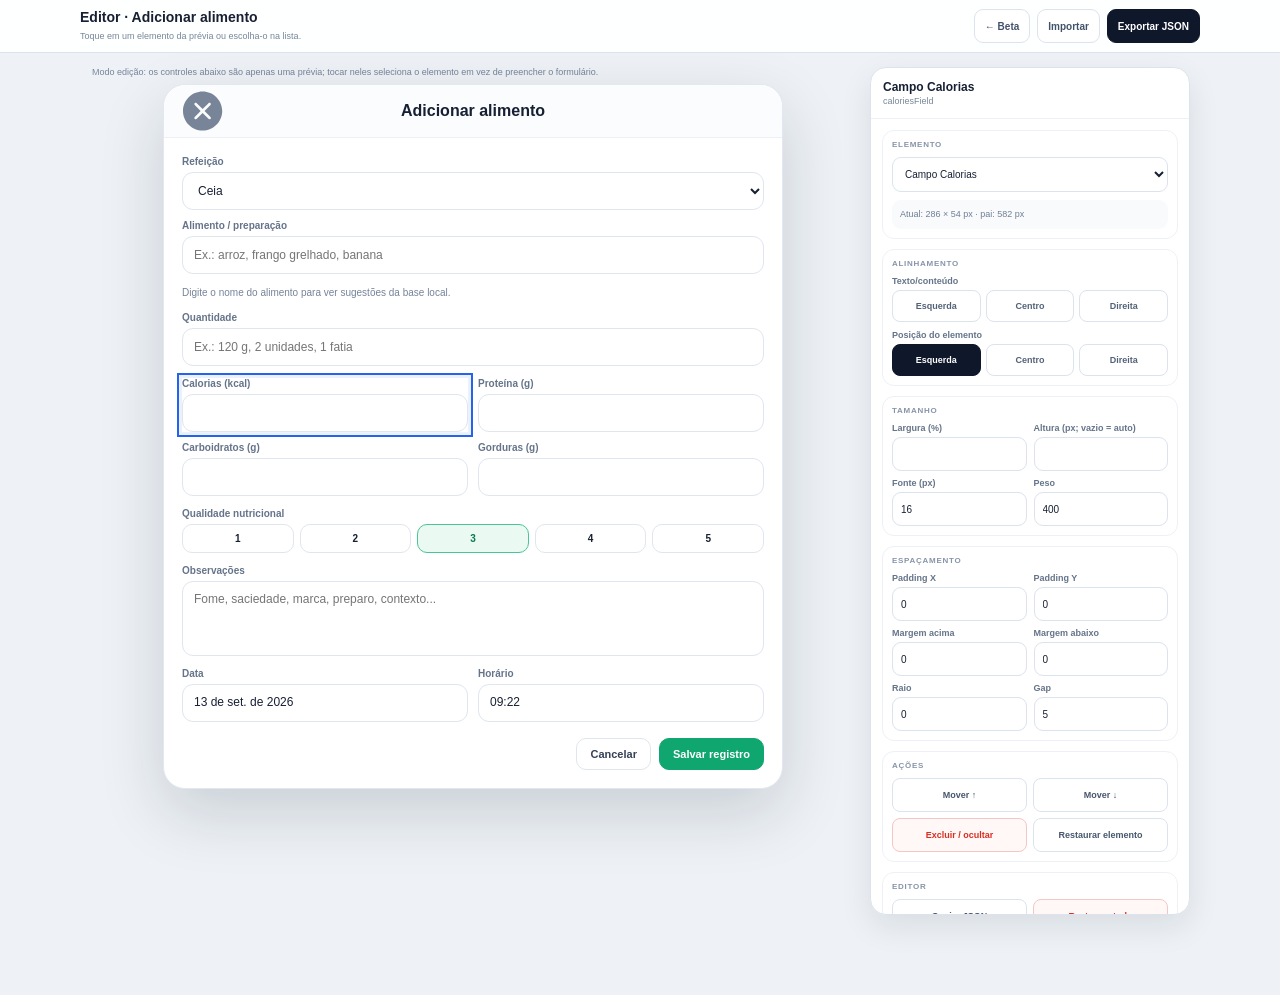
<file: beta/editor-adicionar-alimento.html>
<!doctype html><html lang="pt-BR"><head><meta charset="utf-8"><meta name="viewport" content="width=device-width,initial-scale=1"><meta http-equiv="refresh" content="0;url=./editor.html"><title>Abrindo editor…</title><script>location.replace('./editor.html')</script></head><body><p><a href="./editor.html">Abrir editor</a></p></body></html>
</file>
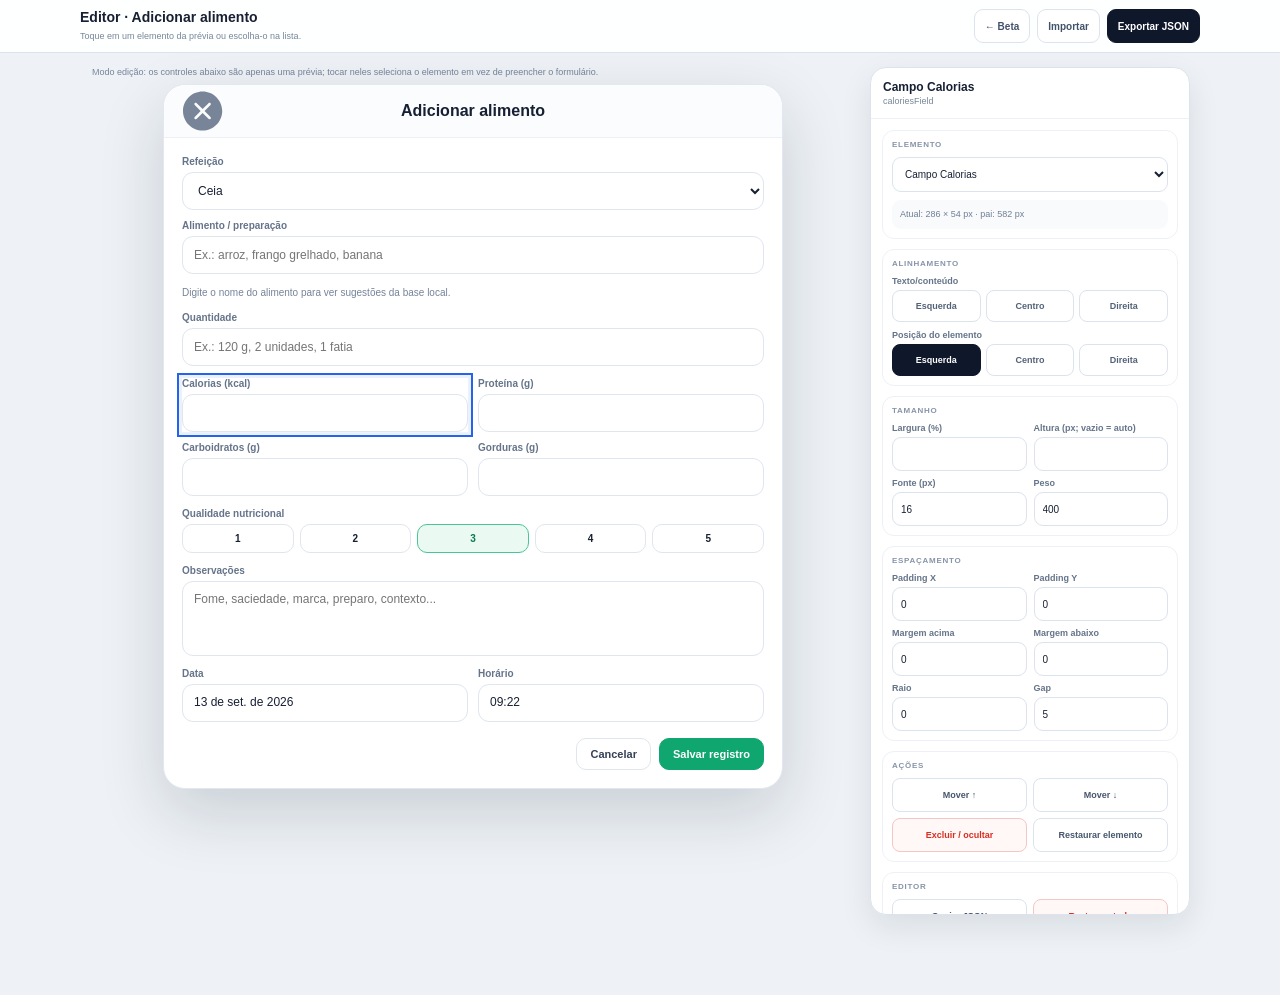
<file: beta/editor.html>
<!doctype html>
<html lang="pt-BR">
<head>
<meta charset="utf-8">
<meta name="viewport" content="width=device-width,initial-scale=1,viewport-fit=cover">
<meta name="theme-color" content="#eef2f6">
<title>Editor — Adicionar alimento</title>
<link rel="stylesheet" href="./editor.css?v=5">
</head>
<body>
<header class="appbar">
  <div class="appbar-row">
    <div class="appbar-title"><strong>Editor · Adicionar alimento</strong><small>Toque em um elemento da prévia ou escolha-o na lista.</small></div>
    <a class="top-btn" href="./">← Beta</a>
    <button class="top-btn" id="importBtn" type="button">Importar</button>
    <button class="top-btn primary" id="exportBtn" type="button">Exportar JSON</button>
    <input class="hidden-file" id="importFile" type="file" accept="application/json,.json">
  </div>
</header>
<main class="page">
  <section class="preview-zone">
    <p class="preview-help">Modo edição: os controles abaixo são apenas uma prévia; tocar neles seleciona o elemento em vez de preencher o formulário.</p>
    <div class="preview" id="previewRoot" data-editor-id="window" data-editor-name="Janela inteira" data-editor-container="true">
      <div class="modal-head" data-editor-id="header" data-editor-name="Cabeçalho" data-editor-movable="false">
        <div data-editor-id="headingGroup" data-editor-name="Grupo de título">
          <h2 data-editor-id="title" data-editor-name="Título">Adicionar alimento</h2>
        </div>
        <button class="close-btn" data-editor-id="closeButton" data-editor-name="Botão fechar" type="button" aria-label="Fechar"><svg aria-hidden="true" focusable="false" viewBox="0 0 20.7578 20.3672"><path d="M20.3516 10.1797C20.3516 15.7812 15.7812 20.3516 10.1719 20.3516C4.57031 20.3516 0 15.7812 0 10.1797C0 4.57031 4.57031 0 10.1719 0C15.7812 0 20.3516 4.57031 20.3516 10.1797ZM13.25 6.125L10.1819 9.17967L7.11719 6.125C6.96875 5.98438 6.80469 5.91406 6.60938 5.91406C6.20312 5.91406 5.88281 6.21875 5.88281 6.60938C5.88281 6.8125 5.96094 6.99219 6.10156 7.13281L9.16294 10.1942L6.10156 13.2422C5.96094 13.3906 5.88281 13.5625 5.88281 13.7578C5.88281 14.1562 6.20312 14.4766 6.60938 14.4766C6.8125 14.4766 6.98438 14.3984 7.13281 14.2578L10.1797 11.2109L13.2266 14.2578C13.3672 14.3984 13.5391 14.4766 13.75 14.4766C14.1484 14.4766 14.4688 14.1562 14.4688 13.7578C14.4688 13.5625 14.3984 13.3906 14.2578 13.2422L11.1981 10.1925L14.2578 7.13281C14.3984 6.99219 14.4688 6.8125 14.4688 6.60938C14.4688 6.21875 14.1484 5.91406 13.75 5.91406C13.5547 5.91406 13.3828 5.98438 13.25 6.125Z" fill="currentColor" fill-opacity=".85"/></svg></button>
      </div>
      <div class="modal-body" data-editor-id="body" data-editor-name="Corpo da janela" data-editor-container="true">
        <div class="form-grid" data-editor-id="mealFoodGrid" data-editor-name="Grupo Refeição + Alimento" data-editor-movable="true" data-editor-container="true">
          <div class="field full" data-editor-id="mealField" data-editor-name="Campo Refeição" data-editor-movable="true" data-editor-container="true">
            <label data-editor-id="mealLabel" data-editor-name="Texto Refeição">Refeição</label>
            <select data-editor-id="mealControl" data-editor-name="Caixa Refeição"><option>Ceia</option></select>
          </div>
          <div class="field full" data-editor-id="foodField" data-editor-name="Campo Alimento" data-editor-movable="true" data-editor-container="true">
            <label data-editor-id="foodLabel" data-editor-name="Texto Alimento">Alimento / preparação</label>
            <input data-editor-id="foodControl" data-editor-name="Caixa Alimento" type="text" placeholder="Ex.: arroz, frango grelhado, banana">
          </div>
        </div>
        <div class="help" data-editor-id="foodHelp" data-editor-name="Texto de ajuda" data-editor-movable="true">Digite o nome do alimento para ver sugestões da base local.</div>
        <div class="field" data-editor-id="amountField" data-editor-name="Campo Quantidade" data-editor-movable="true" data-editor-container="true">
          <label data-editor-id="amountLabel" data-editor-name="Texto Quantidade">Quantidade</label>
          <input data-editor-id="amountControl" data-editor-name="Caixa Quantidade" type="text" placeholder="Ex.: 120 g, 2 unidades, 1 fatia">
        </div>
        <div class="form-grid" data-editor-id="macrosGrid" data-editor-name="Grupo Macronutrientes" data-editor-movable="true" data-editor-container="true">
          <div class="field" data-editor-id="caloriesField" data-editor-name="Campo Calorias" data-editor-movable="true" data-editor-container="true"><label data-editor-id="caloriesLabel" data-editor-name="Texto Calorias">Calorias (kcal)</label><input data-editor-id="caloriesControl" data-editor-name="Caixa Calorias" type="text"></div>
          <div class="field" data-editor-id="proteinField" data-editor-name="Campo Proteína" data-editor-movable="true" data-editor-container="true"><label data-editor-id="proteinLabel" data-editor-name="Texto Proteína">Proteína (g)</label><input data-editor-id="proteinControl" data-editor-name="Caixa Proteína" type="text"></div>
          <div class="field" data-editor-id="carbsField" data-editor-name="Campo Carboidratos" data-editor-movable="true" data-editor-container="true"><label data-editor-id="carbsLabel" data-editor-name="Texto Carboidratos">Carboidratos (g)</label><input data-editor-id="carbsControl" data-editor-name="Caixa Carboidratos" type="text"></div>
          <div class="field" data-editor-id="fatField" data-editor-name="Campo Gorduras" data-editor-movable="true" data-editor-container="true"><label data-editor-id="fatLabel" data-editor-name="Texto Gorduras">Gorduras (g)</label><input data-editor-id="fatControl" data-editor-name="Caixa Gorduras" type="text"></div>
        </div>
        <div class="field" data-editor-id="qualityField" data-editor-name="Campo Qualidade" data-editor-movable="true" data-editor-container="true">
          <label data-editor-id="qualityLabel" data-editor-name="Texto Qualidade">Qualidade nutricional</label>
          <div class="quality-pills" data-editor-id="qualityPills" data-editor-name="Notas de qualidade" data-editor-container="true">
            <div class="quality-pill" data-editor-id="quality1" data-editor-name="Nota 1">1</div><div class="quality-pill" data-editor-id="quality2" data-editor-name="Nota 2">2</div><div class="quality-pill active" data-editor-id="quality3" data-editor-name="Nota 3">3</div><div class="quality-pill" data-editor-id="quality4" data-editor-name="Nota 4">4</div><div class="quality-pill" data-editor-id="quality5" data-editor-name="Nota 5">5</div>
          </div>
        </div>
        <div class="field" data-editor-id="notesField" data-editor-name="Campo Observações" data-editor-movable="true" data-editor-container="true">
          <label data-editor-id="notesLabel" data-editor-name="Texto Observações">Observações</label><textarea data-editor-id="notesControl" data-editor-name="Caixa Observações" placeholder="Fome, saciedade, marca, preparo, contexto..."></textarea>
        </div>
        <div class="form-grid" data-editor-id="dateTimeGrid" data-editor-name="Grupo Data + Horário" data-editor-movable="true" data-editor-container="true">
          <div class="field" data-editor-id="dateField" data-editor-name="Campo Data" data-editor-movable="true" data-editor-container="true"><label data-editor-id="dateLabel" data-editor-name="Texto Data">Data</label><div class="fake-input" data-editor-id="dateControl" data-editor-name="Caixa Data">13 de set. de 2026</div></div>
          <div class="field" data-editor-id="timeField" data-editor-name="Campo Horário" data-editor-movable="true" data-editor-container="true"><label data-editor-id="timeLabel" data-editor-name="Texto Horário">Horário</label><div class="fake-input" data-editor-id="timeControl" data-editor-name="Caixa Horário">09:22</div></div>
        </div>
        <div class="modal-actions" data-editor-id="actions" data-editor-name="Botões de ação" data-editor-movable="true" data-editor-container="true"><button class="action-btn" data-editor-id="cancelButton" data-editor-name="Botão Cancelar" type="button">Cancelar</button><button class="action-btn primary" data-editor-id="saveButton" data-editor-name="Botão Salvar" type="button">Salvar registro</button></div>
      </div>
    </div>
  </section>
  <aside class="inspector">
    <div class="inspector-head"><strong id="selectedName">Selecione um elemento</strong><small id="selectedId">Nenhum elemento selecionado</small></div>
    <div class="inspector-body">
      <div class="group"><div class="group-title">Elemento</div><select class="picker" id="elementPicker"></select><div class="metrics" id="metrics">Toque na prévia ou escolha um item.</div></div>
      <div class="group"><div class="group-title">Alinhamento</div><div class="control"><label>Texto/conteúdo</label><div class="seg" id="alignSeg"><button type="button" data-value="left">Esquerda</button><button type="button" data-value="center">Centro</button><button type="button" data-value="right">Direita</button></div></div><div class="control"><label>Posição do elemento</label><div class="seg" id="positionSeg"><button type="button" data-value="left">Esquerda</button><button type="button" data-value="center">Centro</button><button type="button" data-value="right">Direita</button></div></div></div>
      <div class="group"><div class="group-title">Tamanho</div><div class="row2"><div class="control"><label>Largura (%)</label><input id="widthInput" type="number" min="10" max="100" step="1"></div><div class="control"><label>Altura (px; vazio = auto)</label><input id="heightInput" type="number" min="0" max="400" step="1"></div><div class="control"><label>Fonte (px)</label><input id="fontSizeInput" type="number" min="6" max="72" step="1"></div><div class="control"><label>Peso</label><input id="fontWeightInput" type="number" min="100" max="900" step="50"></div></div></div>
      <div class="group"><div class="group-title">Espaçamento</div><div class="row2"><div class="control"><label>Padding X</label><input id="paddingXInput" type="number" min="0" max="80"></div><div class="control"><label>Padding Y</label><input id="paddingYInput" type="number" min="0" max="80"></div><div class="control"><label>Margem acima</label><input id="marginTopInput" type="number" min="-50" max="100"></div><div class="control"><label>Margem abaixo</label><input id="marginBottomInput" type="number" min="-50" max="100"></div><div class="control"><label>Raio</label><input id="radiusInput" type="number" min="0" max="80"></div><div class="control"><label>Gap</label><input id="gapInput" type="number" min="0" max="80"></div></div></div>
      <div class="group"><div class="group-title">Ações</div><div class="btn-grid"><button id="moveUpBtn" type="button">Mover ↑</button><button id="moveDownBtn" type="button">Mover ↓</button><button id="toggleHiddenBtn" class="danger" type="button">Excluir / ocultar</button><button id="resetSelectedBtn" type="button">Restaurar elemento</button></div></div>
      <div class="group"><div class="group-title">Editor</div><div class="btn-grid"><button id="copyBtn" type="button">Copiar JSON</button><button id="resetAllBtn" class="danger" type="button">Restaurar tudo</button></div></div>
    </div>
  </aside>
</main>
<script src="./editor.js?v=2"></script>
</body>
</html>
</file>
<file: styles.css>
:root{--bg:#f6f8fb;--card:#fff;--text:#0b1428;--muted:#65748f;--line:#e2e8f0;--soft:#f1f5f9;--green:#10a66f;--green2:#17be83;--green-soft:#eafaf3;--rose:#ff265d;--rose-soft:#fff1f4;--amber:#ff9800;--amber-soft:#fff7e8;--indigo:#5b55ff;--indigo-soft:#f0efff;--sky:#11a8f3;--sky-soft:#edf9ff;--dark:#0d182d;--dark2:#111d35;--shadow:0 1px 2px rgba(15,23,42,.05),0 8px 22px rgba(15,23,42,.035);--radius:23px}*{box-sizing:border-box}html{background:var(--bg)}body{margin:0;min-height:100vh;background:var(--bg);color:var(--text);font-family:-apple-system,BlinkMacSystemFont,"SF Pro Text","Segoe UI",sans-serif;-webkit-font-smoothing:antialiased}button,input,select,textarea{font:inherit}button{cursor:pointer}.svg-sprite{position:absolute;width:0;height:0;overflow:hidden}.topbar{position:sticky;top:0;z-index:40;background:rgba(255,255,255,.97);backdrop-filter:blur(18px);border-bottom:1px solid #e9eef5}.topbar-inner{max-width:1180px;margin:0 auto;padding:14px 18px 0}.topline{display:flex;align-items:center;justify-content:space-between;gap:16px}.brand{display:flex;align-items:center;gap:12px;min-width:0}.brand-icon{width:54px;height:54px;border-radius:17px;background:linear-gradient(145deg,#23b985,#3db88b);display:grid;place-items:center;color:white;box-shadow:0 7px 16px rgba(16,166,111,.22)}.brand-icon svg{width:28px;height:28px;fill:none;stroke:currentColor;stroke-width:1.8;stroke-linecap:round;stroke-linejoin:round}.brand-title-row{display:flex;align-items:center;gap:7px}.brand h1{font-size:27px;line-height:1;margin:0;font-weight:850;letter-spacing:-.045em}.badge{font-size:11px;line-height:1;text-transform:uppercase;font-weight:800;letter-spacing:.08em;padding:6px 8px;border-radius:6px;background:#d7f8e8;color:#176b4c}.app-version{margin-top:4px;font-size:10.5px;line-height:1;font-weight:750;letter-spacing:.02em;color:var(--muted);opacity:.88}.brand p{margin:6px 0 0;font-size:14px;color:var(--muted);white-space:nowrap}.top-actions{display:flex;gap:8px}.square-action{width:46px;height:46px;border:0;border-radius:14px;background:#f4f7fb;color:var(--rose);display:grid;place-items:center}.square-action.cloud{color:#27aef3}.square-action svg{width:22px;height:22px;fill:none;stroke:currentColor;stroke-width:1.9;stroke-linecap:round;stroke-linejoin:round}.date-nav{width:min(650px,92%);margin:14px auto 0;display:grid;grid-template-columns:42px 1fr 42px;align-items:center;background:#f1f5f9;border:1px solid #dde5ef;border-radius:17px;padding:5px 8px}.date-nav>button{width:34px;height:34px;border:0;background:transparent;color:#52617a;display:grid;place-items:center;border-radius:10px}.date-nav>button svg{width:20px;height:20px;fill:none;stroke:currentColor;stroke-width:2}.date-center{display:flex;align-items:center;justify-content:center;gap:10px;min-width:0}.calendar-icon{width:20px;height:20px;fill:none;stroke:#2ba873;stroke-width:2;flex:none}.date-center input{position:absolute;opacity:0;pointer-events:none}.pretty-date{font-size:16px;font-weight:780;white-space:nowrap;color:#172033}.today-chip{width:auto!important;height:auto!important;border:1px solid #dde5ef!important;background:#fff!important;padding:7px 13px!important;border-radius:9px!important;color:#172033!important;font-size:14px;font-weight:800;box-shadow:0 1px 2px rgba(15,23,42,.06)}.tabs{display:flex;gap:8px;overflow-x:auto;padding:14px 0 10px;margin-top:14px;border-top:1px solid #eff3f8;scrollbar-width:none}.tabs::-webkit-scrollbar{display:none}.tab{flex:0 0 auto;border:0;background:transparent;color:#4b5972;border-radius:13px;padding:10px 15px;font-size:14px;font-weight:780;display:flex;align-items:center;gap:8px;white-space:nowrap}.tab svg{width:19px;height:19px;fill:none;stroke:currentColor;stroke-width:1.9;stroke-linecap:round;stroke-linejoin:round}.tab.active{background:linear-gradient(180deg,#39ad7e,#2da36f);color:#fff;box-shadow:0 3px 10px rgba(16,166,111,.18)}.shell{max-width:1180px;margin:0 auto;padding:26px 18px 80px}.view{display:none}.view.active{display:block}.stack{display:grid;gap:18px}.card{background:#fff;border:1px solid #dfe6ee;border-radius:24px;box-shadow:var(--shadow)}.dark-glow{position:relative;overflow:hidden;background:radial-gradient(circle at 15% 10%,rgba(0,204,167,.16),transparent 29%),radial-gradient(circle at 78% 90%,rgba(31,72,118,.24),transparent 42%),linear-gradient(145deg,#0b172b 0%,#142039 60%,#0a1328 100%);color:#fff}.dark-glow:after{content:"";position:absolute;inset:0;background:linear-gradient(120deg,transparent 38%,rgba(30,188,151,.06) 48%,transparent 62%);pointer-events:none}.summary-layout{display:grid;grid-template-columns:minmax(0,2fr) minmax(260px,1fr);gap:16px}.calorie-hero{min-height:206px;border-radius:22px;padding:20px;display:flex;flex-direction:column;justify-content:space-between;box-shadow:0 12px 28px rgba(8,19,39,.15)}.hero-top{display:flex;justify-content:space-between;align-items:flex-start;gap:16px;position:relative;z-index:1}.hero-eyebrow-row{display:flex;align-items:center;gap:10px}.eyebrow{display:inline-flex;padding:4px 7px;border-radius:5px;background:#06483b;color:#5df1c2;border:1px solid rgba(61,221,177,.22);font-size:10px;font-weight:850;text-transform:uppercase;letter-spacing:.06em}.hero-goal-btn{border:0;background:none;color:#a5b4ca;font-size:11px;padding:0}.hero-number{margin-top:10px;display:flex;align-items:baseline;gap:8px}.hero-number strong{font-size:44px;line-height:1;font-weight:850;letter-spacing:-.055em}.hero-number span{font-size:12px;color:#a8b4c8}.hero-balance{font-size:11px;color:#20df9e;margin-top:7px;font-weight:700}.hero-balance.over{color:#fbbf24}.hero-quality{min-width:145px;border:1px solid rgba(255,255,255,.1);background:rgba(255,255,255,.06);border-radius:14px;padding:12px}.hero-quality label{display:block;text-transform:uppercase;font-size:9px;color:#91a0ba;font-weight:800}.hero-quality strong{display:block;font-size:22px;margin-top:4px}.hero-quality small{font-size:10px;color:#bcc7d8}.hero-progress-head{display:flex;justify-content:space-between;gap:10px;color:#aab6c8;font-size:10px;margin-bottom:7px;position:relative;z-index:1}.progress{height:10px;padding:2px;border-radius:999px;background:rgba(69,88,116,.62);overflow:hidden;position:relative;z-index:1}.progress span{display:block;height:100%;border-radius:999px;background:linear-gradient(90deg,#20c98b,#1ed7a0);box-shadow:0 0 12px rgba(30,215,160,.38);transition:width .3s}.progress.over span{background:linear-gradient(90deg,#f59e0b,#fbbf24)}.hydration{padding:17px;min-height:206px;display:flex;flex-direction:column;justify-content:space-between}.card-title{display:flex;align-items:center;justify-content:space-between;gap:12px}.title-left{display:flex;align-items:center;gap:10px}.icon-box{width:36px;height:36px;border-radius:12px;display:grid;place-items:center}.icon-box svg{width:19px;height:19px;fill:none;stroke:currentColor;stroke-width:1.9}.icon-sky{background:var(--sky-soft);color:var(--sky)}.icon-emerald{background:var(--green-soft);color:var(--green)}.card-title h3{margin:0;font-size:15px;font-weight:800}.card-title p{margin:3px 0 0;color:var(--muted);font-size:10px}.percent-chip{font-size:10px;font-weight:850;padding:4px 7px;border-radius:7px;background:#ecf8ff;color:#0789d0}.hydration-value{display:flex;justify-content:space-between;align-items:baseline;margin:12px 0 8px}.hydration-value strong{font-size:30px;letter-spacing:-.04em}.hydration-value strong small{font-size:11px;font-weight:500;color:#6f7e97}.hydration-value>small{font-size:10px;color:#94a3b8}.light-progress{height:8px;border-radius:999px;background:#edf1f6;overflow:hidden}.light-progress span{display:block;height:100%;border-radius:999px;transition:width .3s}.hydration .light-progress span{background:linear-gradient(90deg,#14b8ff,#149dea);box-shadow:0 0 9px rgba(20,184,255,.25)}.water-actions{display:grid;grid-template-columns:repeat(3,1fr);gap:7px;margin-top:12px}.water-actions button{border:0;border-radius:8px;background:#f2f5f9;color:#42516b;padding:7px 5px;font-size:10px;font-weight:750}.water-actions button:nth-child(2){background:#edf8ff;color:#0e7fb8}.water-actions button:nth-child(3){background:linear-gradient(180deg,#17aeea,#0d98da);color:#fff}.macro-grid{display:grid;grid-template-columns:repeat(3,1fr);gap:12px}.macro{padding:16px}.macro-head,.macro-value,.macro-sub{display:flex;align-items:center;justify-content:space-between;gap:10px}.macro-label{display:flex;align-items:center;gap:7px;text-transform:uppercase;letter-spacing:.06em;font-size:10px;font-weight:850;color:#4c5b73}.dot{width:9px;height:9px;border-radius:50%}.dot.rose{background:var(--rose)}.dot.amber{background:var(--amber)}.dot.indigo{background:var(--indigo)}.macro-chip{font-size:9px;font-weight:850;padding:4px 6px;border-radius:6px}.macro-chip.rose{background:var(--rose-soft);color:#d81749}.macro-chip.amber{background:var(--amber-soft);color:#d17800}.macro-chip.indigo{background:var(--indigo-soft);color:#4d47df}.macro-value{margin-top:8px}.macro-value strong{font-size:25px;letter-spacing:-.04em}.macro-value span{font-size:10px;color:#94a3b8}.macro .light-progress{margin-top:9px;height:7px}.macro.protein .light-progress span{background:linear-gradient(90deg,#ff2a61,#ff174f)}.macro.carbs .light-progress span{background:linear-gradient(90deg,#ffa20a,#ff8c00)}.macro.fat .light-progress span{background:linear-gradient(90deg,#695cff,#554cff)}.macro-sub{margin-top:8px;font-size:9px;color:#66758c}.section-head{display:flex;justify-content:space-between;align-items:flex-start}.section-head h2{font-size:18px;line-height:1.05;margin:0;font-weight:850;letter-spacing:-.03em}.section-head p{font-size:10px;color:var(--muted);margin:2px 0 0}.meal-list{display:grid;gap:13px}.meal{overflow:hidden}.meal-head{padding:14px 16px;background:linear-gradient(180deg,#fff,#fbfcfe);border-bottom:1px solid #edf1f5;display:flex;justify-content:space-between;gap:12px;align-items:center}.meal-ident{display:flex;align-items:center;gap:10px;min-width:0}.meal-icon{width:36px;height:36px;border-radius:11px;display:grid;place-items:center;flex:none}.meal-icon svg{width:18px;height:18px;fill:none;stroke:currentColor;stroke-width:1.9;stroke-linecap:round;stroke-linejoin:round}.icon-amber{background:#fff7e9;color:#f59e0b}.icon-rose{background:#fff1f4;color:#fb315f}.icon-emerald{background:#eefbf6;color:#10a66f}.icon-indigo{background:#f1efff;color:#5c55ff}.icon-slate{background:#f3f6f9;color:#64748b}.meal-ident h3{font-size:14px;margin:0;font-weight:800}.meal-stats{display:flex;gap:5px;flex-wrap:wrap;font-size:9px;color:#748197;margin-top:3px}.meal-stats .p{color:#fa2459}.meal-stats .c{color:#f38b00}.meal-stats .f{color:#5c55ff}.meal-actions{flex:none}.btn{border:1px solid #dfe6ee;background:#fff;color:#26334a;border-radius:10px;padding:8px 11px;font-size:10px;font-weight:800;display:inline-flex;align-items:center;justify-content:center;gap:6px}.btn svg{width:14px;height:14px;fill:none;stroke:currentColor;stroke-width:2}.btn.primary{background:linear-gradient(180deg,#10aa72,#069b66);border-color:#0a9f69;color:#fff}.btn.danger{border-color:#ffd0da;color:#d91d4e}.sky-btn{background:linear-gradient(180deg,#17aeea,#0e97d8);border-color:#139edc;color:#fff}.full-btn{width:100%;margin-top:10px}.entry{padding:12px 16px;border-top:1px solid #eff2f6;display:grid;grid-template-columns:1fr auto;gap:12px;align-items:center}.entry:first-child{border-top:0}.entry-title{font-size:12px;font-weight:800;display:flex;align-items:center;gap:5px;flex-wrap:wrap}.entry-meta{font-size:9px;color:#687891;margin-top:4px}.entry-side{text-align:right}.entry-kcal{font-size:12px;font-weight:850}.entry-kcal small{font-size:9px;color:#8996aa;font-weight:500}.entry-macros{font-size:8.5px;margin-top:4px}.entry-macros .p{color:#ef2353}.entry-macros .c{color:#ef8a00}.entry-macros .f{color:#5c55ff}.entry-buttons{display:flex;justify-content:flex-end;gap:5px;margin-top:7px}.link-btn{border:0;background:transparent;color:#8190a6;padding:2px 4px;display:inline-flex;align-items:center}.link-btn svg{width:13px;height:13px;fill:none;stroke:currentColor;stroke-width:1.8}.quality-chip,.estimate-chip{font-size:8px;font-weight:850;padding:3px 5px;border-radius:5px}.quality-chip.q4,.quality-chip.q5{color:#047857;background:#dff8ed}.quality-chip.q3{color:#a16207;background:#fff3cf}.quality-chip.q1,.quality-chip.q2{color:#b91c1c;background:#fee2e2}.estimate-chip{color:#087ab5;background:#e5f6ff}.meal-empty{padding:18px;text-align:center;color:#94a3b8;font-size:10px}.page-intro{padding:26px 30px;display:grid;grid-template-columns:auto 1fr;gap:12px 15px;align-items:start}.intro-icon{width:30px;height:30px;color:var(--green);display:grid;place-items:center}.intro-icon svg{width:25px;height:25px;fill:none;stroke:currentColor;stroke-width:1.8}.page-intro h2{margin:0;font-size:26px;line-height:1.15;letter-spacing:-.04em}.page-intro p{margin:7px 0 0;color:var(--muted);font-size:14px}.period-pills{grid-column:1/-1;background:#f1f5f9;border:1px solid #e1e7ef;border-radius:14px;padding:4px;display:flex;gap:4px;overflow-x:auto}.period-pills button{flex:1;border:0;background:transparent;color:#44536c;border-radius:10px;padding:8px 12px;font-size:12px;font-weight:800;white-space:nowrap}.period-pills button.active{background:linear-gradient(180deg,#2db17c,#19a56f);color:#fff;box-shadow:0 2px 7px rgba(16,166,111,.22)}.stats-grid{display:grid;grid-template-columns:repeat(4,1fr);gap:12px}.metric-card{padding:18px;display:flex;align-items:flex-start;gap:10px}.metric-icon{width:20px;height:20px;fill:none;stroke:currentColor;stroke-width:1.8;flex:none}.metric-icon.amber{color:#f39a14}.metric-icon.rose{color:#f5295a}.metric-icon.emerald{color:#1aa276}.metric-icon.indigo{color:#6659f5}.metric-card span{font-size:12px;color:#65748c;font-weight:750}.metric-card strong{display:block;font-size:26px;line-height:1;margin-top:6px;letter-spacing:-.04em}.metric-card strong small{font-size:12px;color:#90a0b8;font-weight:500}.metric-card>div>small{display:block;color:#9aa8bb;font-size:10px;margin-top:8px}.chart-switch{display:flex;gap:8px;overflow-x:auto}.chart-switch button{flex:0 0 auto;border:1px solid #dde4ec;background:white;color:#526078;border-radius:12px;padding:10px 18px;font-size:11px;font-weight:850;display:flex;align-items:center;gap:7px}.chart-switch button.active{background:#0d182d;color:#fff;border-color:#0d182d}.chart-switch svg{width:15px;height:15px;fill:none;stroke:currentColor;stroke-width:1.9}.chart-card{padding:28px 30px}.chart-card h3{font-size:21px;line-height:1.22;margin:0;letter-spacing:-.025em}.chart-card>p{font-size:13px;color:#687892;margin:5px 0 14px}.legend{display:flex;gap:28px;flex-wrap:wrap;font-size:12px;font-weight:750;color:#65748e}.legend span{display:flex;align-items:center;gap:7px}.legend i{width:11px;height:11px;border-radius:50%;display:inline-block}.legend .green{color:#19875f}.legend .green i{background:#32b77e}.legend .red{color:#d5224d}.legend .red i{background:#f32d5d}.legend .gray i{width:14px;height:2px;border-radius:0;background:#96a5b9}.chart-wrap{height:360px;margin-top:16px}.chart-wrap svg{width:100%;height:100%;overflow:visible}.watch-hero,.measure-hero,.backup-hero{border-radius:24px;padding:28px;box-shadow:0 10px 28px rgba(10,20,40,.16)}.watch-heading,.backup-heading{display:flex;align-items:center;gap:14px;position:relative;z-index:1}.watch-badge,.backup-badge{width:58px;height:58px;border-radius:16px;display:grid;place-items:center;background:rgba(255,43,93,.12);border:1px solid rgba(255,43,93,.28);color:#ff2b5d}.backup-badge{background:rgba(17,168,243,.12);border-color:rgba(17,168,243,.28);color:#25b5ff}.watch-badge svg,.backup-badge svg{width:29px;height:29px;fill:none;stroke:currentColor;stroke-width:1.8}.watch-heading h2,.backup-heading h2{font-size:27px;line-height:1.1;margin:0}.watch-heading p,.backup-heading p{font-size:12px;color:#aeb9cc;margin:5px 0 0}.connection-chip{margin-left:auto;border:1px solid rgba(255,255,255,.18);border-radius:8px;padding:7px 10px;color:#aab6c7;font-size:11px;font-weight:800}.connection-chip.ok{color:#20dd9c;border-color:rgba(32,221,156,.35)}.watch-edit{margin:14px 0 0 72px;border:0;border-radius:12px;background:linear-gradient(180deg,#ff1c54,#ed0f46);color:#fff;font-weight:850;padding:10px 17px;font-size:12px}.watch-divider{height:1px;background:rgba(255,255,255,.1);margin:20px 0}.watch-summary{display:grid;gap:14px}.watch-summary>div{border:1px solid rgba(255,255,255,.11);background:rgba(255,255,255,.045);border-radius:14px;padding:15px 17px}.watch-summary span,.backup-stats span,.measure-summary span{display:block;color:#aab6c9;font-size:11px;font-weight:700}.watch-summary strong{display:block;font-size:24px;margin-top:4px}.watch-summary strong small{font-size:11px;font-weight:500}.watch-summary>div>small{display:block;font-size:10px;color:#95a2b7;margin-top:5px}.rose-text{color:#ff3868!important}.emerald-text{color:#20d69a!important}.activity-rings{padding:24px}.activity-rings h3{margin:0 0 16px;font-size:17px}.activity-row{position:relative;border-radius:15px;padding:14px 16px 17px;margin-top:12px}.activity-row>div:first-child{display:flex;justify-content:space-between;align-items:flex-start}.activity-row span{font-size:11px;text-transform:uppercase;font-weight:850;letter-spacing:.05em;display:flex;gap:7px;align-items:center}.activity-row span svg{width:15px;height:15px;fill:none;stroke:currentColor;stroke-width:1.8}.activity-row strong{display:block;font-size:23px;margin-top:5px}.activity-row strong span{display:inline;font-size:11px;text-transform:none;color:#66768f}.activity-row>b{position:absolute;right:16px;top:17px;font-size:11px}.rose-row{background:#fff6f8;border:1px solid #ffd6df;color:#d9184c}.emerald-row{background:#f1fcf7;border:1px solid #cff4e1;color:#097c58}.sky-row{background:#f2faff;border:1px solid #d7effd;color:#0a79b8}.ring-progress{height:9px;background:rgba(255,255,255,.7);border-radius:999px;overflow:hidden;margin-top:13px}.ring-progress span{display:block;height:100%;border-radius:999px}.rose-row .ring-progress span{background:#ff2460}.emerald-row .ring-progress span{background:#10bf82}.sky-row .ring-progress span{background:#0da9f4}.watch-stats{grid-template-columns:repeat(4,1fr)}.empty-feature{padding:24px}.empty-feature h3{margin:0;font-size:17px}.empty-feature p{margin:5px 0 0;color:var(--muted);font-size:12px;line-height:1.5}.measure-title{display:flex;gap:14px;align-items:flex-start}.measure-title>svg{width:25px;height:25px;fill:none;stroke:#32e1ad;stroke-width:1.8;margin-top:3px}.measure-title h2{font-size:27px;margin:0;line-height:1.1}.measure-title p{font-size:13px;color:#b2c1ce;margin:6px 0 0}.measure-actions{display:grid;grid-template-columns:1fr 1fr;gap:10px;margin-top:18px}.measure-actions button{border:1px solid rgba(255,255,255,.12);background:rgba(255,255,255,.1);color:#fff;border-radius:12px;padding:12px;font-size:12px;font-weight:850}.measure-actions button.primary{background:linear-gradient(180deg,#18c486,#0faf75);border-color:#18c486}.measure-actions svg{width:15px;height:15px;fill:none;stroke:currentColor;stroke-width:2;vertical-align:middle;margin-right:5px}.measure-summary,.backup-stats{display:grid;grid-template-columns:repeat(2,1fr);gap:12px}.measure-summary>div{border:1px solid rgba(255,255,255,.1);background:rgba(255,255,255,.055);border-radius:15px;padding:15px}.measure-summary strong,.backup-stats strong{display:block;color:#fff;font-size:24px;margin-top:4px}.measurements-table-card{padding:25px}.table-head{display:flex;justify-content:space-between;align-items:flex-start;gap:14px}.table-head h3{margin:0;font-size:18px;display:flex;align-items:center;gap:7px}.table-head>span{font-size:12px;color:#718099;font-weight:750}.inline-icon{width:16px;height:16px;fill:none;stroke:currentColor;stroke-width:1.8}.table-scroll{overflow-x:auto;margin-top:16px}table{width:100%;border-collapse:collapse;min-width:560px}th{text-align:left;padding:10px 12px;border-bottom:1px solid #e6ebf1;color:#44526b;font-size:11px;text-transform:uppercase;letter-spacing:.04em}td{padding:12px;border-bottom:1px solid #edf1f5;font-size:12px;color:#44526a}td strong{color:#111b2f}.delta-down{color:#16a06f;font-weight:800;font-size:10px}.food-intro{grid-template-columns:auto 1fr auto}.intro-actions{display:flex;gap:8px}.catalog-toolbar{padding:14px}.search-wrap{display:flex;align-items:center;gap:8px;border:1px solid #dfe6ee;border-radius:12px;padding:0 11px}.search-wrap svg{width:16px;height:16px;fill:none;stroke:#8290a4;stroke-width:1.8}.search-wrap input{flex:1;border:0;outline:none;padding:11px 0;background:transparent;font-size:12px;color:#1b2639}.filter-pills{display:flex;gap:6px;margin-top:10px}.filter-pills button{border:0;background:#f1f4f8;color:#5c6980;border-radius:9px;padding:7px 10px;font-size:10px;font-weight:800}.filter-pills button.active{background:#0d182d;color:#fff}.catalog{display:grid;grid-template-columns:repeat(2,1fr);gap:12px}.food-card{padding:16px}.food-card h3{font-size:13px;margin:0}.food-card p{font-size:10px;color:#6d7b91;margin:4px 0 10px}.food-row{display:flex;justify-content:space-between;gap:12px;align-items:center}.food-kcal{font-size:16px;font-weight:850}.food-macro{font-size:9px;font-weight:700}.food-macro .p{color:#ed2756}.food-macro .c{color:#e48300}.food-macro .f{color:#514bdf}.food-actions{display:flex;justify-content:flex-end;margin-top:10px}.backup-heading h2{max-width:450px}.backup-switch{margin-top:20px;border:1px solid rgba(255,255,255,.1);background:rgba(255,255,255,.09);border-radius:14px;padding:12px 15px;display:flex;justify-content:space-between;align-items:center;font-size:12px;font-weight:800}.fake-toggle{width:48px;height:25px;border-radius:999px;background:#1ecf92;padding:3px;display:flex;justify-content:flex-end}.fake-toggle i{width:19px;height:19px;border-radius:50%;background:#fff;box-shadow:0 1px 3px rgba(0,0,0,.2)}.backup-stats strong{font-size:22px}.backup-card{padding:22px}.backup-card-head{display:flex;align-items:center;gap:12px}.backup-card-head h3{margin:0;font-size:17px}.backup-card-head p{margin:3px 0 0;color:var(--muted);font-size:12px}.snapshot-row{display:grid;grid-template-columns:1fr auto;gap:10px;margin-top:14px}.snapshot-row input{border:1px solid #dfe6ee;border-radius:12px;padding:10px 12px;font-size:12px}.backup-file-actions{display:grid;grid-template-columns:1fr 1fr;gap:10px;margin-top:14px}.snapshot-list{display:grid;gap:9px;margin-top:14px}.snapshot-item{border:1px solid #edf1f5;border-radius:12px;padding:12px;display:flex;justify-content:space-between;align-items:center;gap:10px}.snapshot-item strong{display:block;font-size:12px}.snapshot-item small{display:block;color:#79879c;font-size:10px;margin-top:3px}.settings-card{padding:20px}.settings-card h3{margin:0 0 12px}.settings-grid{display:grid;grid-template-columns:repeat(3,1fr);gap:10px}.field{display:grid;gap:5px}.field.full{grid-column:1/-1}.field label{font-size:10px;color:#65748a;font-weight:750}.field input,.field select,.field textarea{width:100%;border:1px solid #dfe6ee;background:#fff;color:#172033;border-radius:11px;padding:10px 11px;font-size:12px;outline:none}.field input:focus,.field select:focus,.field textarea:focus,.snapshot-row input:focus{border-color:#41c692;box-shadow:0 0 0 3px rgba(16,166,111,.12)}textarea{min-height:75px;resize:vertical}.dialog{width:min(620px,calc(100% - 22px));max-height:90vh;border:0;padding:0;border-radius:24px;background:#fff;color:var(--text);box-shadow:0 24px 70px rgba(15,23,42,.26)}.dialog::backdrop{background:rgba(15,23,42,.65);backdrop-filter:blur(4px)}.small-dialog{width:min(520px,calc(100% - 22px))}.modal{max-height:90vh;overflow:auto}.modal-head{padding:17px 19px;border-bottom:1px solid #edf1f5;background:#fbfcfe;display:flex;justify-content:space-between;align-items:center}.modal-head h2{font-size:16px;margin:0}.modal-head p{font-size:10px;color:#6c7a90;margin:3px 0 0}.close-btn{width:34px;height:34px;border:0;border-radius:10px;background:#f1f4f8;color:#627087}.modal-body{padding:18px;display:grid;gap:12px}.form-grid{display:grid;grid-template-columns:repeat(2,1fr);gap:10px}.quality-pills{display:grid;grid-template-columns:repeat(5,1fr);gap:6px}.quality-pills input{display:none}.quality-pills label{text-align:center;border:1px solid #dfe6ee;border-radius:10px;padding:8px;font-size:10px;font-weight:800}.quality-pills input:checked+label{border-color:#49c596;background:#eafaf3;color:#087b56}.food-suggestions{display:grid;gap:6px}.suggestion{border:1px solid #e2e8f0;background:#fff;border-radius:11px;padding:9px 10px;display:flex;justify-content:space-between;gap:10px;text-align:left}.suggestion.selected{border-color:#45c896;background:#eefbf6}.suggestion b{display:block;font-size:11px}.suggestion small{display:block;font-size:9px;color:#718099;margin-top:2px}.suggestion strong{font-size:11px}.notice{font-size:10px;color:#758399}.suggestion-preview{border:1px solid #c9f0df;background:#effbf6;border-radius:14px;padding:12px}.preview-top{display:flex;justify-content:space-between;gap:10px}.preview-top>span{font-size:8px;font-weight:850;color:#057a55}.preview-grid{display:grid;grid-template-columns:repeat(4,1fr);gap:6px;margin-top:9px}.preview-stat{text-align:center;background:#fff;border:1px solid #e0eee8;border-radius:10px;padding:8px 5px}.preview-stat b{display:block;font-size:13px}.preview-stat small{font-size:8px;color:#7b899d}.modal-actions{display:flex;justify-content:flex-end;gap:8px;padding-top:4px}.toast{position:fixed;left:50%;bottom:calc(22px + env(safe-area-inset-bottom));transform:translate(-50%,20px);background:#0d182d;color:#fff;padding:10px 14px;border-radius:999px;font-size:11px;font-weight:750;opacity:0;pointer-events:none;transition:.2s;z-index:100}.toast.show{opacity:1;transform:translate(-50%,0)}footer{max-width:1180px;margin:0 auto;padding:18px;color:#66758c;text-align:center;font-size:10px;border-top:1px solid #e4eaf1;background:#fff}@media(max-width:820px){.topbar-inner{padding:12px 16px 0}.brand-icon{width:44px;height:44px;border-radius:14px}.brand-icon svg{width:23px;height:23px}.brand h1{font-size:22px}.badge{font-size:9px;padding:5px 7px}.brand p{font-size:12px}.square-action{width:39px;height:39px}.date-nav{width:92%;margin-top:12px}.pretty-date{font-size:13px}.today-chip{font-size:12px!important;padding:6px 11px!important}.tabs{margin-left:-16px;margin-right:-16px;padding-left:16px;padding-right:16px}.tab{font-size:12px;padding:9px 12px}.shell{padding:22px 16px 70px}.summary-layout{grid-template-columns:1fr}.calorie-hero{min-height:190px}.hero-quality{display:none}.macro-grid{grid-template-columns:1fr}.macro{padding:14px 16px}.section-head p{max-width:180px}.stats-grid,.watch-stats{grid-template-columns:repeat(2,1fr)}.page-intro{padding:22px;grid-template-columns:auto 1fr}.page-intro h2{font-size:22px}.page-intro p{font-size:12px}.food-intro{grid-template-columns:auto 1fr}.food-intro .intro-actions{grid-column:1/-1}.catalog{grid-template-columns:1fr}.chart-card{padding:22px}.chart-wrap{height:310px}.settings-grid{grid-template-columns:repeat(2,1fr)}}@media(max-width:480px){.topbar{position:sticky}.topline{gap:10px}.brand{gap:9px}.brand-icon{width:43px;height:43px}.brand h1{font-size:20px}.brand p{font-size:10px}.square-action{width:36px;height:36px;border-radius:10px}.square-action svg{width:17px;height:17px}.date-nav{width:89%;grid-template-columns:32px 1fr 32px;padding:4px 6px;border-radius:14px}.date-nav>button{width:28px;height:30px}.date-center{gap:7px}.calendar-icon{width:16px;height:16px}.pretty-date{font-size:12px}.today-chip{font-size:11px!important;padding:5px 9px!important}.tabs{padding-top:12px;padding-bottom:9px}.tab{font-size:11px;padding:8px 10px;border-radius:10px}.tab svg{width:16px;height:16px}.shell{padding:20px 12px 64px}.stack{gap:14px}.calorie-hero{padding:16px;min-height:174px;border-radius:17px}.eyebrow{font-size:8px}.hero-goal-btn{font-size:9px}.hero-number strong{font-size:36px}.hero-number span{font-size:10px}.hero-balance{font-size:9px}.hero-progress-head{font-size:8px}.hydration{min-height:150px;padding:14px;border-radius:16px}.card{border-radius:17px}.card-title h3{font-size:12px}.hydration-value strong{font-size:25px}.water-actions button{font-size:9px}.macro-grid{gap:8px}.macro{border-radius:15px}.macro-value strong{font-size:22px}.section-head{margin-top:2px}.section-head h2{font-size:16px}.section-head p{font-size:8px;max-width:180px}.mobile-break{display:block}.meal{border-radius:14px}.meal-head{padding:12px}.meal-icon{width:32px;height:32px}.meal-ident{gap:8px}.meal-ident h3{font-size:11px}.meal-stats{font-size:7.5px}.btn{font-size:9px;padding:7px 9px}.entry{padding:10px 12px;gap:8px}.entry-title{font-size:10px}.entry-meta{font-size:8px}.entry-kcal{font-size:10px}.entry-macros{font-size:7.5px}.page-intro{padding:20px 18px}.page-intro h2{font-size:20px}.page-intro p{font-size:11px}.period-pills button{font-size:10px;padding:7px 9px}.stats-grid,.watch-stats{grid-template-columns:repeat(2,1fr);gap:8px}.metric-card{padding:13px;gap:7px}.metric-card span{font-size:9px}.metric-card strong{font-size:22px}.metric-card strong small{font-size:9px}.chart-switch button{font-size:9px;padding:8px 12px}.chart-card{padding:20px 18px}.chart-card h3{font-size:17px}.chart-card>p{font-size:10px}.legend{gap:12px;font-size:9px}.chart-wrap{height:300px}.watch-hero,.measure-hero,.backup-hero{padding:20px;border-radius:18px}.watch-badge,.backup-badge{width:46px;height:46px;border-radius:13px}.watch-heading h2,.backup-heading h2,.measure-title h2{font-size:21px}.watch-heading p,.backup-heading p,.measure-title p{font-size:10px}.connection-chip{font-size:9px;padding:6px 8px}.watch-edit{margin-left:60px;font-size:10px}.watch-summary strong{font-size:20px}.activity-rings{padding:18px}.activity-rings h3{font-size:14px}.activity-row strong{font-size:20px}.measure-summary strong,.backup-stats strong{font-size:20px}.measurements-table-card,.backup-card{padding:18px}.table-head h3{font-size:15px}.table-head>span{font-size:10px}.backup-card-head h3{font-size:14px}.backup-card-head p{font-size:10px}.snapshot-row,.backup-file-actions{grid-template-columns:1fr}.settings-grid{grid-template-columns:1fr}.form-grid{grid-template-columns:1fr 1fr}.preview-grid{grid-template-columns:repeat(2,1fr)}}
</file>
<file: layout-fixes.css>
/* Navegação entre abas e contenção responsiva dos cartões. */
.view[hidden],
.view:not(.active) {
  display: none !important;
}

.view.active.stack {
  display: grid;
}

a.square-action {
  text-decoration: none;
}

.brand-icon.official-app-icon {
  overflow: hidden;
  background: #10a66f;
}

.brand-icon.official-app-icon img {
  display: block;
  width: 100%;
  height: 100%;
  object-fit: cover;
}

.shell,
.view,
.stack,
.summary-layout,
.macro-grid,
.stats-grid,
.catalog,
.measure-summary,
.backup-stats,
.settings-grid,
.form-grid,
.preview-grid,
.card,
.dark-glow,
.metric-card > div,
.page-intro > div,
.food-row > div,
.backup-card-head > div {
  min-width: 0;
  max-width: 100%;
}

.card,
.dark-glow {
  width: 100%;
}

.macro-grid {
  grid-template-columns: repeat(3, minmax(0, 1fr));
}

.stats-grid,
.watch-stats {
  grid-template-columns: repeat(4, minmax(0, 1fr));
}

.catalog,
.measure-summary,
.backup-stats {
  grid-template-columns: repeat(2, minmax(0, 1fr));
}

.settings-grid {
  grid-template-columns: repeat(3, minmax(0, 1fr));
}

.form-grid,
.backup-file-actions,
.measure-actions {
  grid-template-columns: repeat(2, minmax(0, 1fr));
}

.preview-grid {
  grid-template-columns: repeat(4, minmax(0, 1fr));
}

.metric-card span,
.metric-card strong,
.metric-card small,
.card h2,
.card h3,
.card p,
.dark-glow h2,
.dark-glow p {
  overflow-wrap: anywhere;
}

@media (max-width: 820px) {
  .macro-grid,
  .catalog {
    grid-template-columns: minmax(0, 1fr);
  }

  .stats-grid,
  .watch-stats,
  .settings-grid {
    grid-template-columns: repeat(2, minmax(0, 1fr));
  }
}

@media (max-width: 480px) {
  .snapshot-row,
  .backup-file-actions,
  .settings-grid {
    grid-template-columns: minmax(0, 1fr);
  }

  .form-grid,
  .preview-grid,
  .measure-summary,
  .backup-stats,
  .measure-actions {
    grid-template-columns: repeat(2, minmax(0, 1fr));
  }
}

@media (max-width: 340px) {
  .stats-grid,
  .watch-stats,
  .form-grid,
  .preview-grid,
  .measure-summary,
  .backup-stats,
  .measure-actions {
    grid-template-columns: minmax(0, 1fr);
  }
}
</file>
<file: icon-rendering.css>
svg.svg-icon-filled{fill:currentColor!important;stroke:none!important}
svg.svg-icon-stroke{fill:none!important;stroke:currentColor!important}
</file>
<file: beta/styles.css>
:root{--bg:#f6f8fb;--card:#fff;--text:#0b1428;--muted:#65748f;--line:#e2e8f0;--soft:#f1f5f9;--green:#10a66f;--green2:#17be83;--green-soft:#eafaf3;--rose:#ff265d;--rose-soft:#fff1f4;--amber:#ff9800;--amber-soft:#fff7e8;--indigo:#5b55ff;--indigo-soft:#f0efff;--sky:#11a8f3;--sky-soft:#edf9ff;--dark:#0d182d;--dark2:#111d35;--shadow:0 1px 2px rgba(15,23,42,.05),0 8px 22px rgba(15,23,42,.035);--radius:23px}*{box-sizing:border-box}html{background:var(--bg)}body{margin:0;min-height:100vh;background:var(--bg);color:var(--text);font-family:-apple-system,BlinkMacSystemFont,"SF Pro Text","Segoe UI",sans-serif;-webkit-font-smoothing:antialiased}button,input,select,textarea{font:inherit}button{cursor:pointer}.svg-sprite{position:absolute;width:0;height:0;overflow:hidden}.topbar{position:sticky;top:0;z-index:40;background:rgba(255,255,255,.97);backdrop-filter:blur(18px);border-bottom:1px solid #e9eef5}.topbar-inner{max-width:1180px;margin:0 auto;padding:14px 18px 0}.topline{display:flex;align-items:center;justify-content:space-between;gap:16px}.brand{display:flex;align-items:center;gap:12px;min-width:0}.brand-icon{width:54px;height:54px;border-radius:17px;background:linear-gradient(145deg,#23b985,#3db88b);display:grid;place-items:center;color:white;box-shadow:0 7px 16px rgba(16,166,111,.22)}.brand-icon svg{width:28px;height:28px;fill:none;stroke:currentColor;stroke-width:1.8;stroke-linecap:round;stroke-linejoin:round}.brand-title-row{display:flex;align-items:center;gap:7px}.brand h1{font-size:27px;line-height:1;margin:0;font-weight:850;letter-spacing:-.045em}.badge{font-size:11px;line-height:1;text-transform:uppercase;font-weight:800;letter-spacing:.08em;padding:6px 8px;border-radius:6px;background:#d7f8e8;color:#176b4c}.app-version{margin-top:4px;font-size:10.5px;line-height:1;font-weight:750;letter-spacing:.02em;color:var(--muted);opacity:.88}.brand p{margin:6px 0 0;font-size:14px;color:var(--muted);white-space:nowrap}.top-actions{display:flex;gap:8px}.square-action{width:46px;height:46px;border:0;border-radius:14px;background:#f4f7fb;color:var(--rose);display:grid;place-items:center}.square-action.cloud{color:#27aef3}.square-action svg{width:22px;height:22px;fill:none;stroke:currentColor;stroke-width:1.9;stroke-linecap:round;stroke-linejoin:round}.date-nav{width:min(650px,92%);margin:14px auto 0;display:grid;grid-template-columns:42px 1fr 42px;align-items:center;background:#f1f5f9;border:1px solid #dde5ef;border-radius:17px;padding:5px 8px}.date-nav>button{width:34px;height:34px;border:0;background:transparent;color:#52617a;display:grid;place-items:center;border-radius:10px}.date-nav>button svg{width:20px;height:20px;fill:none;stroke:currentColor;stroke-width:2}.date-center{display:flex;align-items:center;justify-content:center;gap:10px;min-width:0}.calendar-icon{width:20px;height:20px;fill:none;stroke:#2ba873;stroke-width:2;flex:none}.date-center input{position:absolute;opacity:0;pointer-events:none}.pretty-date{font-size:16px;font-weight:780;white-space:nowrap;color:#172033}.today-chip{width:auto!important;height:auto!important;border:1px solid #dde5ef!important;background:#fff!important;padding:7px 13px!important;border-radius:9px!important;color:#172033!important;font-size:14px;font-weight:800;box-shadow:0 1px 2px rgba(15,23,42,.06)}.tabs{display:flex;gap:8px;overflow-x:auto;padding:14px 0 10px;margin-top:14px;border-top:1px solid #eff3f8;scrollbar-width:none}.tabs::-webkit-scrollbar{display:none}.tab{flex:0 0 auto;border:0;background:transparent;color:#4b5972;border-radius:13px;padding:10px 15px;font-size:14px;font-weight:780;display:flex;align-items:center;gap:8px;white-space:nowrap}.tab svg{width:19px;height:19px;fill:none;stroke:currentColor;stroke-width:1.9;stroke-linecap:round;stroke-linejoin:round}.tab.active{background:linear-gradient(180deg,#39ad7e,#2da36f);color:#fff;box-shadow:0 3px 10px rgba(16,166,111,.18)}.shell{max-width:1180px;margin:0 auto;padding:26px 18px 80px}.view{display:none}.view.active{display:block}.stack{display:grid;gap:18px}.card{background:#fff;border:1px solid #dfe6ee;border-radius:24px;box-shadow:var(--shadow)}.dark-glow{position:relative;overflow:hidden;background:radial-gradient(circle at 15% 10%,rgba(0,204,167,.16),transparent 29%),radial-gradient(circle at 78% 90%,rgba(31,72,118,.24),transparent 42%),linear-gradient(145deg,#0b172b 0%,#142039 60%,#0a1328 100%);color:#fff}.dark-glow:after{content:"";position:absolute;inset:0;background:linear-gradient(120deg,transparent 38%,rgba(30,188,151,.06) 48%,transparent 62%);pointer-events:none}.summary-layout{display:grid;grid-template-columns:minmax(0,2fr) minmax(260px,1fr);gap:16px}.calorie-hero{min-height:206px;border-radius:22px;padding:20px;display:flex;flex-direction:column;justify-content:space-between;box-shadow:0 12px 28px rgba(8,19,39,.15)}.hero-top{display:flex;justify-content:space-between;align-items:flex-start;gap:16px;position:relative;z-index:1}.hero-eyebrow-row{display:flex;align-items:center;gap:10px}.eyebrow{display:inline-flex;padding:4px 7px;border-radius:5px;background:#06483b;color:#5df1c2;border:1px solid rgba(61,221,177,.22);font-size:10px;font-weight:850;text-transform:uppercase;letter-spacing:.06em}.hero-goal-btn{border:0;background:none;color:#a5b4ca;font-size:11px;padding:0}.hero-number{margin-top:10px;display:flex;align-items:baseline;gap:8px}.hero-number strong{font-size:44px;line-height:1;font-weight:850;letter-spacing:-.055em}.hero-number span{font-size:12px;color:#a8b4c8}.hero-balance{font-size:11px;color:#20df9e;margin-top:7px;font-weight:700}.hero-balance.over{color:#fbbf24}.hero-quality{min-width:145px;border:1px solid rgba(255,255,255,.1);background:rgba(255,255,255,.06);border-radius:14px;padding:12px}.hero-quality label{display:block;text-transform:uppercase;font-size:9px;color:#91a0ba;font-weight:800}.hero-quality strong{display:block;font-size:22px;margin-top:4px}.hero-quality small{font-size:10px;color:#bcc7d8}.hero-progress-head{display:flex;justify-content:space-between;gap:10px;color:#aab6c8;font-size:10px;margin-bottom:7px;position:relative;z-index:1}.progress{height:10px;padding:2px;border-radius:999px;background:rgba(69,88,116,.62);overflow:hidden;position:relative;z-index:1}.progress span{display:block;height:100%;border-radius:999px;background:linear-gradient(90deg,#20c98b,#1ed7a0);box-shadow:0 0 12px rgba(30,215,160,.38);transition:width .3s}.progress.over span{background:linear-gradient(90deg,#f59e0b,#fbbf24)}.hydration{padding:17px;min-height:206px;display:flex;flex-direction:column;justify-content:space-between}.card-title{display:flex;align-items:center;justify-content:space-between;gap:12px}.title-left{display:flex;align-items:center;gap:10px}.icon-box{width:36px;height:36px;border-radius:12px;display:grid;place-items:center}.icon-box svg{width:19px;height:19px;fill:none;stroke:currentColor;stroke-width:1.9}.icon-sky{background:var(--sky-soft);color:var(--sky)}.icon-emerald{background:var(--green-soft);color:var(--green)}.card-title h3{margin:0;font-size:15px;font-weight:800}.card-title p{margin:3px 0 0;color:var(--muted);font-size:10px}.percent-chip{font-size:10px;font-weight:850;padding:4px 7px;border-radius:7px;background:#ecf8ff;color:#0789d0}.hydration-value{display:flex;justify-content:space-between;align-items:baseline;margin:12px 0 8px}.hydration-value strong{font-size:30px;letter-spacing:-.04em}.hydration-value strong small{font-size:11px;font-weight:500;color:#6f7e97}.hydration-value>small{font-size:10px;color:#94a3b8}.light-progress{height:8px;border-radius:999px;background:#edf1f6;overflow:hidden}.light-progress span{display:block;height:100%;border-radius:999px;transition:width .3s}.hydration .light-progress span{background:linear-gradient(90deg,#14b8ff,#149dea);box-shadow:0 0 9px rgba(20,184,255,.25)}.water-actions{display:grid;grid-template-columns:repeat(3,1fr);gap:7px;margin-top:12px}.water-actions button{border:0;border-radius:8px;background:#f2f5f9;color:#42516b;padding:7px 5px;font-size:10px;font-weight:750}.water-actions button:nth-child(2){background:#edf8ff;color:#0e7fb8}.water-actions button:nth-child(3){background:linear-gradient(180deg,#17aeea,#0d98da);color:#fff}.macro-grid{display:grid;grid-template-columns:repeat(3,1fr);gap:12px}.macro{padding:16px}.macro-head,.macro-value,.macro-sub{display:flex;align-items:center;justify-content:space-between;gap:10px}.macro-label{display:flex;align-items:center;gap:7px;text-transform:uppercase;letter-spacing:.06em;font-size:10px;font-weight:850;color:#4c5b73}.dot{width:9px;height:9px;border-radius:50%}.dot.rose{background:var(--rose)}.dot.amber{background:var(--amber)}.dot.indigo{background:var(--indigo)}.macro-chip{font-size:9px;font-weight:850;padding:4px 6px;border-radius:6px}.macro-chip.rose{background:var(--rose-soft);color:#d81749}.macro-chip.amber{background:var(--amber-soft);color:#d17800}.macro-chip.indigo{background:var(--indigo-soft);color:#4d47df}.macro-value{margin-top:8px}.macro-value strong{font-size:25px;letter-spacing:-.04em}.macro-value span{font-size:10px;color:#94a3b8}.macro .light-progress{margin-top:9px;height:7px}.macro.protein .light-progress span{background:linear-gradient(90deg,#ff2a61,#ff174f)}.macro.carbs .light-progress span{background:linear-gradient(90deg,#ffa20a,#ff8c00)}.macro.fat .light-progress span{background:linear-gradient(90deg,#695cff,#554cff)}.macro-sub{margin-top:8px;font-size:9px;color:#66758c}.section-head{display:flex;justify-content:space-between;align-items:flex-start}.section-head h2{font-size:18px;line-height:1.05;margin:0;font-weight:850;letter-spacing:-.03em}.section-head p{font-size:10px;color:var(--muted);margin:2px 0 0}.meal-list{display:grid;gap:13px}.meal{overflow:hidden}.meal-head{padding:14px 16px;background:linear-gradient(180deg,#fff,#fbfcfe);border-bottom:1px solid #edf1f5;display:flex;justify-content:space-between;gap:12px;align-items:center}.meal-ident{display:flex;align-items:center;gap:10px;min-width:0}.meal-icon{width:36px;height:36px;border-radius:11px;display:grid;place-items:center;flex:none}.meal-icon svg{width:18px;height:18px;fill:none;stroke:currentColor;stroke-width:1.9;stroke-linecap:round;stroke-linejoin:round}.icon-amber{background:#fff7e9;color:#f59e0b}.icon-rose{background:#fff1f4;color:#fb315f}.icon-emerald{background:#eefbf6;color:#10a66f}.icon-indigo{background:#f1efff;color:#5c55ff}.icon-slate{background:#f3f6f9;color:#64748b}.meal-ident h3{font-size:14px;margin:0;font-weight:800}.meal-stats{display:flex;gap:5px;flex-wrap:wrap;font-size:9px;color:#748197;margin-top:3px}.meal-stats .p{color:#fa2459}.meal-stats .c{color:#f38b00}.meal-stats .f{color:#5c55ff}.meal-actions{flex:none}.btn{border:1px solid #dfe6ee;background:#fff;color:#26334a;border-radius:10px;padding:8px 11px;font-size:10px;font-weight:800;display:inline-flex;align-items:center;justify-content:center;gap:6px}.btn svg{width:14px;height:14px;fill:none;stroke:currentColor;stroke-width:2}.btn.primary{background:linear-gradient(180deg,#10aa72,#069b66);border-color:#0a9f69;color:#fff}.btn.danger{border-color:#ffd0da;color:#d91d4e}.sky-btn{background:linear-gradient(180deg,#17aeea,#0e97d8);border-color:#139edc;color:#fff}.full-btn{width:100%;margin-top:10px}.entry{padding:12px 16px;border-top:1px solid #eff2f6;display:grid;grid-template-columns:1fr auto;gap:12px;align-items:center}.entry:first-child{border-top:0}.entry-title{font-size:12px;font-weight:800;display:flex;align-items:center;gap:5px;flex-wrap:wrap}.entry-meta{font-size:9px;color:#687891;margin-top:4px}.entry-side{text-align:right}.entry-kcal{font-size:12px;font-weight:850}.entry-kcal small{font-size:9px;color:#8996aa;font-weight:500}.entry-macros{font-size:8.5px;margin-top:4px}.entry-macros .p{color:#ef2353}.entry-macros .c{color:#ef8a00}.entry-macros .f{color:#5c55ff}.entry-buttons{display:flex;justify-content:flex-end;gap:5px;margin-top:7px}.link-btn{border:0;background:transparent;color:#8190a6;padding:2px 4px;display:inline-flex;align-items:center}.link-btn svg{width:13px;height:13px;fill:none;stroke:currentColor;stroke-width:1.8}.quality-chip,.estimate-chip{font-size:8px;font-weight:850;padding:3px 5px;border-radius:5px}.quality-chip.q4,.quality-chip.q5{color:#047857;background:#dff8ed}.quality-chip.q3{color:#a16207;background:#fff3cf}.quality-chip.q1,.quality-chip.q2{color:#b91c1c;background:#fee2e2}.estimate-chip{color:#087ab5;background:#e5f6ff}.meal-empty{padding:18px;text-align:center;color:#94a3b8;font-size:10px}.page-intro{padding:26px 30px;display:grid;grid-template-columns:auto 1fr;gap:12px 15px;align-items:start}.intro-icon{width:30px;height:30px;color:var(--green);display:grid;place-items:center}.intro-icon svg{width:25px;height:25px;fill:none;stroke:currentColor;stroke-width:1.8}.page-intro h2{margin:0;font-size:26px;line-height:1.15;letter-spacing:-.04em}.page-intro p{margin:7px 0 0;color:var(--muted);font-size:14px}.period-pills{grid-column:1/-1;background:#f1f5f9;border:1px solid #e1e7ef;border-radius:14px;padding:4px;display:flex;gap:4px;overflow-x:auto}.period-pills button{flex:1;border:0;background:transparent;color:#44536c;border-radius:10px;padding:8px 12px;font-size:12px;font-weight:800;white-space:nowrap}.period-pills button.active{background:linear-gradient(180deg,#2db17c,#19a56f);color:#fff;box-shadow:0 2px 7px rgba(16,166,111,.22)}.stats-grid{display:grid;grid-template-columns:repeat(4,1fr);gap:12px}.metric-card{padding:18px;display:flex;align-items:flex-start;gap:10px}.metric-icon{width:20px;height:20px;fill:none;stroke:currentColor;stroke-width:1.8;flex:none}.metric-icon.amber{color:#f39a14}.metric-icon.rose{color:#f5295a}.metric-icon.emerald{color:#1aa276}.metric-icon.indigo{color:#6659f5}.metric-card span{font-size:12px;color:#65748c;font-weight:750}.metric-card strong{display:block;font-size:26px;line-height:1;margin-top:6px;letter-spacing:-.04em}.metric-card strong small{font-size:12px;color:#90a0b8;font-weight:500}.metric-card>div>small{display:block;color:#9aa8bb;font-size:10px;margin-top:8px}.chart-switch{display:flex;gap:8px;overflow-x:auto}.chart-switch button{flex:0 0 auto;border:1px solid #dde4ec;background:white;color:#526078;border-radius:12px;padding:10px 18px;font-size:11px;font-weight:850;display:flex;align-items:center;gap:7px}.chart-switch button.active{background:#0d182d;color:#fff;border-color:#0d182d}.chart-switch svg{width:15px;height:15px;fill:none;stroke:currentColor;stroke-width:1.9}.chart-card{padding:28px 30px}.chart-card h3{font-size:21px;line-height:1.22;margin:0;letter-spacing:-.025em}.chart-card>p{font-size:13px;color:#687892;margin:5px 0 14px}.legend{display:flex;gap:28px;flex-wrap:wrap;font-size:12px;font-weight:750;color:#65748e}.legend span{display:flex;align-items:center;gap:7px}.legend i{width:11px;height:11px;border-radius:50%;display:inline-block}.legend .green{color:#19875f}.legend .green i{background:#32b77e}.legend .red{color:#d5224d}.legend .red i{background:#f32d5d}.legend .gray i{width:14px;height:2px;border-radius:0;background:#96a5b9}.chart-wrap{height:360px;margin-top:16px}.chart-wrap svg{width:100%;height:100%;overflow:visible}.watch-hero,.measure-hero,.backup-hero{border-radius:24px;padding:28px;box-shadow:0 10px 28px rgba(10,20,40,.16)}.watch-heading,.backup-heading{display:flex;align-items:center;gap:14px;position:relative;z-index:1}.watch-badge,.backup-badge{width:58px;height:58px;border-radius:16px;display:grid;place-items:center;background:rgba(255,43,93,.12);border:1px solid rgba(255,43,93,.28);color:#ff2b5d}.backup-badge{background:rgba(17,168,243,.12);border-color:rgba(17,168,243,.28);color:#25b5ff}.watch-badge svg,.backup-badge svg{width:29px;height:29px;fill:none;stroke:currentColor;stroke-width:1.8}.watch-heading h2,.backup-heading h2{font-size:27px;line-height:1.1;margin:0}.watch-heading p,.backup-heading p{font-size:12px;color:#aeb9cc;margin:5px 0 0}.connection-chip{margin-left:auto;border:1px solid rgba(255,255,255,.18);border-radius:8px;padding:7px 10px;color:#aab6c7;font-size:11px;font-weight:800}.connection-chip.ok{color:#20dd9c;border-color:rgba(32,221,156,.35)}.watch-edit{margin:14px 0 0 72px;border:0;border-radius:12px;background:linear-gradient(180deg,#ff1c54,#ed0f46);color:#fff;font-weight:850;padding:10px 17px;font-size:12px}.watch-divider{height:1px;background:rgba(255,255,255,.1);margin:20px 0}.watch-summary{display:grid;gap:14px}.watch-summary>div{border:1px solid rgba(255,255,255,.11);background:rgba(255,255,255,.045);border-radius:14px;padding:15px 17px}.watch-summary span,.backup-stats span,.measure-summary span{display:block;color:#aab6c9;font-size:11px;font-weight:700}.watch-summary strong{display:block;font-size:24px;margin-top:4px}.watch-summary strong small{font-size:11px;font-weight:500}.watch-summary>div>small{display:block;font-size:10px;color:#95a2b7;margin-top:5px}.rose-text{color:#ff3868!important}.emerald-text{color:#20d69a!important}.activity-rings{padding:24px}.activity-rings h3{margin:0 0 16px;font-size:17px}.activity-row{position:relative;border-radius:15px;padding:14px 16px 17px;margin-top:12px}.activity-row>div:first-child{display:flex;justify-content:space-between;align-items:flex-start}.activity-row span{font-size:11px;text-transform:uppercase;font-weight:850;letter-spacing:.05em;display:flex;gap:7px;align-items:center}.activity-row span svg{width:15px;height:15px;fill:none;stroke:currentColor;stroke-width:1.8}.activity-row strong{display:block;font-size:23px;margin-top:5px}.activity-row strong span{display:inline;font-size:11px;text-transform:none;color:#66768f}.activity-row>b{position:absolute;right:16px;top:17px;font-size:11px}.rose-row{background:#fff6f8;border:1px solid #ffd6df;color:#d9184c}.emerald-row{background:#f1fcf7;border:1px solid #cff4e1;color:#097c58}.sky-row{background:#f2faff;border:1px solid #d7effd;color:#0a79b8}.ring-progress{height:9px;background:rgba(255,255,255,.7);border-radius:999px;overflow:hidden;margin-top:13px}.ring-progress span{display:block;height:100%;border-radius:999px}.rose-row .ring-progress span{background:#ff2460}.emerald-row .ring-progress span{background:#10bf82}.sky-row .ring-progress span{background:#0da9f4}.watch-stats{grid-template-columns:repeat(4,1fr)}.empty-feature{padding:24px}.empty-feature h3{margin:0;font-size:17px}.empty-feature p{margin:5px 0 0;color:var(--muted);font-size:12px;line-height:1.5}.measure-title{display:flex;gap:14px;align-items:flex-start}.measure-title>svg{width:25px;height:25px;fill:none;stroke:#32e1ad;stroke-width:1.8;margin-top:3px}.measure-title h2{font-size:27px;margin:0;line-height:1.1}.measure-title p{font-size:13px;color:#b2c1ce;margin:6px 0 0}.measure-actions{display:grid;grid-template-columns:1fr 1fr;gap:10px;margin-top:18px}.measure-actions button{border:1px solid rgba(255,255,255,.12);background:rgba(255,255,255,.1);color:#fff;border-radius:12px;padding:12px;font-size:12px;font-weight:850}.measure-actions button.primary{background:linear-gradient(180deg,#18c486,#0faf75);border-color:#18c486}.measure-actions svg{width:15px;height:15px;fill:none;stroke:currentColor;stroke-width:2;vertical-align:middle;margin-right:5px}.measure-summary,.backup-stats{display:grid;grid-template-columns:repeat(2,1fr);gap:12px}.measure-summary>div{border:1px solid rgba(255,255,255,.1);background:rgba(255,255,255,.055);border-radius:15px;padding:15px}.measure-summary strong,.backup-stats strong{display:block;color:#fff;font-size:24px;margin-top:4px}.measurements-table-card{padding:25px}.table-head{display:flex;justify-content:space-between;align-items:flex-start;gap:14px}.table-head h3{margin:0;font-size:18px;display:flex;align-items:center;gap:7px}.table-head>span{font-size:12px;color:#718099;font-weight:750}.inline-icon{width:16px;height:16px;fill:none;stroke:currentColor;stroke-width:1.8}.table-scroll{overflow-x:auto;margin-top:16px}table{width:100%;border-collapse:collapse;min-width:560px}th{text-align:left;padding:10px 12px;border-bottom:1px solid #e6ebf1;color:#44526b;font-size:11px;text-transform:uppercase;letter-spacing:.04em}td{padding:12px;border-bottom:1px solid #edf1f5;font-size:12px;color:#44526a}td strong{color:#111b2f}.delta-down{color:#16a06f;font-weight:800;font-size:10px}.food-intro{grid-template-columns:auto 1fr auto}.intro-actions{display:flex;gap:8px}.catalog-toolbar{padding:14px}.search-wrap{display:flex;align-items:center;gap:8px;border:1px solid #dfe6ee;border-radius:12px;padding:0 11px}.search-wrap svg{width:16px;height:16px;fill:none;stroke:#8290a4;stroke-width:1.8}.search-wrap input{flex:1;border:0;outline:none;padding:11px 0;background:transparent;font-size:12px;color:#1b2639}.filter-pills{display:flex;gap:6px;margin-top:10px}.filter-pills button{border:0;background:#f1f4f8;color:#5c6980;border-radius:9px;padding:7px 10px;font-size:10px;font-weight:800}.filter-pills button.active{background:#0d182d;color:#fff}.catalog{display:grid;grid-template-columns:repeat(2,1fr);gap:12px}.food-card{padding:16px}.food-card h3{font-size:13px;margin:0}.food-card p{font-size:10px;color:#6d7b91;margin:4px 0 10px}.food-row{display:flex;justify-content:space-between;gap:12px;align-items:center}.food-kcal{font-size:16px;font-weight:850}.food-macro{font-size:9px;font-weight:700}.food-macro .p{color:#ed2756}.food-macro .c{color:#e48300}.food-macro .f{color:#514bdf}.food-actions{display:flex;justify-content:flex-end;margin-top:10px}.backup-heading h2{max-width:450px}.backup-switch{margin-top:20px;border:1px solid rgba(255,255,255,.1);background:rgba(255,255,255,.09);border-radius:14px;padding:12px 15px;display:flex;justify-content:space-between;align-items:center;font-size:12px;font-weight:800}.fake-toggle{width:48px;height:25px;border-radius:999px;background:#1ecf92;padding:3px;display:flex;justify-content:flex-end}.fake-toggle i{width:19px;height:19px;border-radius:50%;background:#fff;box-shadow:0 1px 3px rgba(0,0,0,.2)}.backup-stats strong{font-size:22px}.backup-card{padding:22px}.backup-card-head{display:flex;align-items:center;gap:12px}.backup-card-head h3{margin:0;font-size:17px}.backup-card-head p{margin:3px 0 0;color:var(--muted);font-size:12px}.snapshot-row{display:grid;grid-template-columns:1fr auto;gap:10px;margin-top:14px}.snapshot-row input{border:1px solid #dfe6ee;border-radius:12px;padding:10px 12px;font-size:12px}.backup-file-actions{display:grid;grid-template-columns:1fr 1fr;gap:10px;margin-top:14px}.snapshot-list{display:grid;gap:9px;margin-top:14px}.snapshot-item{border:1px solid #edf1f5;border-radius:12px;padding:12px;display:flex;justify-content:space-between;align-items:center;gap:10px}.snapshot-item strong{display:block;font-size:12px}.snapshot-item small{display:block;color:#79879c;font-size:10px;margin-top:3px}.settings-card{padding:20px}.settings-card h3{margin:0 0 12px}.settings-grid{display:grid;grid-template-columns:repeat(3,1fr);gap:10px}.field{display:grid;gap:5px;min-width:0}.field.full{grid-column:1/-1}.field label{font-size:10px;color:#65748a;font-weight:750}.field input,.field select,.field textarea{width:100%;max-width:100%;min-width:0;box-sizing:border-box;border:1px solid #dfe6ee;background:#fff;color:#172033;border-radius:11px;padding:10px 11px;font-size:12px;outline:none}.field input,.field select{height:38px;min-height:38px;max-height:38px}.field input:focus,.field select:focus,.field textarea:focus,.snapshot-row input:focus{border-color:#41c692;box-shadow:0 0 0 3px rgba(16,166,111,.12)}textarea{min-height:75px;resize:vertical}.dialog{width:min(620px,calc(100% - 22px));max-height:90vh;border:0;padding:0;border-radius:24px;background:#fff;color:var(--text);box-shadow:0 24px 70px rgba(15,23,42,.26)}.dialog::backdrop{background:rgba(15,23,42,.65);backdrop-filter:blur(4px)}.small-dialog{width:min(520px,calc(100% - 22px))}.modal{max-height:90vh;overflow:auto}.modal-head{padding:17px 19px;border-bottom:1px solid #edf1f5;background:#fbfcfe;display:flex;justify-content:space-between;align-items:center}.modal-head h2{font-size:16px;margin:0}.modal-head p{font-size:10px;color:#6c7a90;margin:3px 0 0}.close-btn{width:34px;height:34px;border:0;border-radius:10px;background:#f1f4f8;color:#627087}.modal-body{padding:18px;display:grid;gap:12px}.form-grid{display:grid;grid-template-columns:repeat(2,minmax(0,1fr));gap:10px}.form-grid>.field{min-width:0}.form-grid input[type="date"],.form-grid input[type="time"]{display:block;width:100%;max-width:100%;min-width:0;box-sizing:border-box}.quality-pills{display:grid;grid-template-columns:repeat(5,1fr);gap:6px}.quality-pills input{display:none}.quality-pills label{text-align:center;border:1px solid #dfe6ee;border-radius:10px;padding:8px;font-size:10px;font-weight:800}.quality-pills input:checked+label{border-color:#49c596;background:#eafaf3;color:#087b56}.food-suggestions{display:grid;gap:6px}.suggestion{border:1px solid #e2e8f0;background:#fff;border-radius:11px;padding:9px 10px;display:flex;justify-content:space-between;gap:10px;text-align:left}.suggestion.selected{border-color:#45c896;background:#eefbf6}.suggestion b{display:block;font-size:11px}.suggestion small{display:block;font-size:9px;color:#718099;margin-top:2px}.suggestion strong{font-size:11px}.notice{font-size:10px;color:#758399}.suggestion-preview{border:1px solid #c9f0df;background:#effbf6;border-radius:14px;padding:12px}.preview-top{display:flex;justify-content:space-between;gap:10px}.preview-top>span{font-size:8px;font-weight:850;color:#057a55}.preview-grid{display:grid;grid-template-columns:repeat(4,1fr);gap:6px;margin-top:9px}.preview-stat{text-align:center;background:#fff;border:1px solid #e0eee8;border-radius:10px;padding:8px 5px}.preview-stat b{display:block;font-size:13px}.preview-stat small{font-size:8px;color:#7b899d}.modal-actions{display:flex;justify-content:flex-end;gap:8px;padding-top:4px}.toast{position:fixed;left:50%;bottom:calc(22px + env(safe-area-inset-bottom));transform:translate(-50%,20px);background:#0d182d;color:#fff;padding:10px 14px;border-radius:999px;font-size:11px;font-weight:750;opacity:0;pointer-events:none;transition:.2s;z-index:100}.toast.show{opacity:1;transform:translate(-50%,0)}footer{max-width:1180px;margin:0 auto;padding:18px;color:#66758c;text-align:center;font-size:10px;border-top:1px solid #e4eaf1;background:#fff}@media(max-width:820px){.topbar-inner{padding:12px 16px 0}.brand-icon{width:44px;height:44px;border-radius:14px}.brand-icon svg{width:23px;height:23px}.brand h1{font-size:22px}.badge{font-size:9px;padding:5px 7px}.brand p{font-size:12px}.square-action{width:39px;height:39px}.date-nav{width:92%;margin-top:12px}.pretty-date{font-size:13px}.today-chip{font-size:12px!important;padding:6px 11px!important}.tabs{margin-left:-16px;margin-right:-16px;padding-left:16px;padding-right:16px}.tab{font-size:12px;padding:9px 12px}.shell{padding:22px 16px 70px}.summary-layout{grid-template-columns:1fr}.calorie-hero{min-height:190px}.hero-quality{display:none}.macro-grid{grid-template-columns:1fr}.macro{padding:14px 16px}.section-head p{max-width:180px}.stats-grid,.watch-stats{grid-template-columns:repeat(2,1fr)}.page-intro{padding:22px;grid-template-columns:auto 1fr}.page-intro h2{font-size:22px}.page-intro p{font-size:12px}.food-intro{grid-template-columns:auto 1fr}.food-intro .intro-actions{grid-column:1/-1}.catalog{grid-template-columns:1fr}.chart-card{padding:22px}.chart-wrap{height:310px}.settings-grid{grid-template-columns:repeat(2,1fr)}}@media(max-width:480px){.topbar{position:sticky}.topline{gap:10px}.brand{gap:9px}.brand-icon{width:43px;height:43px}.brand h1{font-size:20px}.brand p{font-size:10px}.square-action{width:36px;height:36px;border-radius:10px}.square-action svg{width:17px;height:17px}.date-nav{width:89%;grid-template-columns:32px 1fr 32px;padding:4px 6px;border-radius:14px}.date-nav>button{width:28px;height:30px}.date-center{gap:7px}.calendar-icon{width:16px;height:16px}.pretty-date{font-size:12px}.today-chip{font-size:11px!important;padding:5px 9px!important}.tabs{padding-top:12px;padding-bottom:9px}.tab{font-size:11px;padding:8px 10px;border-radius:10px}.tab svg{width:16px;height:16px}.shell{padding:20px 12px 64px}.stack{gap:14px}.calorie-hero{padding:16px;min-height:174px;border-radius:17px}.eyebrow{font-size:8px}.hero-goal-btn{font-size:9px}.hero-number strong{font-size:36px}.hero-number span{font-size:10px}.hero-balance{font-size:9px}.hero-progress-head{font-size:8px}.hydration{min-height:150px;padding:14px;border-radius:16px}.card{border-radius:17px}.card-title h3{font-size:12px}.hydration-value strong{font-size:25px}.water-actions button{font-size:9px}.macro-grid{gap:8px}.macro{border-radius:15px}.macro-value strong{font-size:22px}.section-head{margin-top:2px}.section-head h2{font-size:16px}.section-head p{font-size:8px;max-width:180px}.mobile-break{display:block}.meal{border-radius:14px}.meal-head{padding:12px}.meal-icon{width:32px;height:32px}.meal-ident{gap:8px}.meal-ident h3{font-size:11px}.meal-stats{font-size:7.5px}.btn{font-size:9px;padding:7px 9px}.entry{padding:10px 12px;gap:8px}.entry-title{font-size:10px}.entry-meta{font-size:8px}.entry-kcal{font-size:10px}.entry-macros{font-size:7.5px}.page-intro{padding:20px 18px}.page-intro h2{font-size:20px}.page-intro p{font-size:11px}.period-pills button{font-size:10px;padding:7px 9px}.stats-grid,.watch-stats{grid-template-columns:repeat(2,1fr);gap:8px}.metric-card{padding:13px;gap:7px}.metric-card span{font-size:9px}.metric-card strong{font-size:22px}.metric-card strong small{font-size:9px}.chart-switch button{font-size:9px;padding:8px 12px}.chart-card{padding:20px 18px}.chart-card h3{font-size:17px}.chart-card>p{font-size:10px}.legend{gap:12px;font-size:9px}.chart-wrap{height:300px}.watch-hero,.measure-hero,.backup-hero{padding:20px;border-radius:18px}.watch-badge,.backup-badge{width:46px;height:46px;border-radius:13px}.watch-heading h2,.backup-heading h2,.measure-title h2{font-size:21px}.watch-heading p,.backup-heading p,.measure-title p{font-size:10px}.connection-chip{font-size:9px;padding:6px 8px}.watch-edit{margin-left:60px;font-size:10px}.watch-summary strong{font-size:20px}.activity-rings{padding:18px}.activity-rings h3{font-size:14px}.activity-row strong{font-size:20px}.measure-summary strong,.backup-stats strong{font-size:20px}.measurements-table-card,.backup-card{padding:18px}.table-head h3{font-size:15px}.table-head>span{font-size:10px}.backup-card-head h3{font-size:14px}.backup-card-head p{font-size:10px}.snapshot-row,.backup-file-actions{grid-template-columns:1fr}.settings-grid{grid-template-columns:1fr}.form-grid{grid-template-columns:1fr 1fr}.preview-grid{grid-template-columns:repeat(2,1fr)}}
.online-food-tools{display:grid;gap:9px;padding:12px;border:1px solid #dfe6ee;border-radius:14px;background:#f8fafc}.online-food-actions{display:grid;grid-template-columns:1fr 1fr;gap:8px}.online-food-actions .btn{width:100%;justify-content:center}.food-actions{gap:10px;flex-wrap:wrap}

.desrotulando-btn{grid-column:1/-1}.field input[readonly]{background:#f4f7fb;color:#64748b}

/* Data e horário: manter exatamente o mesmo footprint visual dos demais campos no iOS/Safari */
#entryDialog .entry-meta-grid{
  display:grid;
  width:100%;
  grid-template-columns:repeat(2,minmax(0,1fr));
  gap:10px;
}
#entryDialog .entry-meta-grid>.field{
  width:100%;
  max-width:100%;
  min-width:0;
  overflow:visible;
  row-gap:5px;
}
#entryDialog #entryDate,
#entryDialog #entryTime{
  display:block;
  width:100%;
  max-width:100%;
  min-width:0;
  min-inline-size:0;
  -webkit-min-logical-width:0;
  box-sizing:border-box;
  height:38px;
  min-height:38px;
  max-height:38px;
  border:1px solid #dfe6ee;
  background:#fff;
  color:#172033;
  padding:10px 11px;
  font-size:12px;
  border-radius:11px;
  line-height:normal;
  -webkit-appearance:none;
  appearance:none;
  overflow:hidden;
}
#entryDialog #entryDate::-webkit-date-and-time-value,
#entryDialog #entryTime::-webkit-date-and-time-value{
  margin:0;
  padding:0;
  text-align:left;
}
#entryDialog #entryDate::-webkit-datetime-edit,
#entryDialog #entryTime::-webkit-datetime-edit{padding:0}

/* Ações do formulário de adicionar alimento: sempre duas metades iguais. */
#entryDialog .modal-actions{
  display:grid;
  width:100%;
  grid-template-columns:repeat(2,minmax(0,1fr));
  gap:10px;
  justify-content:stretch;
}
#entryDialog .modal-actions .btn{
  width:100%;
  min-width:0;
}

/* Fechamento consistente em todas as janelas. */
.modal-head{
  position:relative;
  padding-left:60px;
}
.modal-head .close-btn{
  position:absolute;
  left:19px;
  top:50%;
  transform:translateY(-50%);
  display:grid;
  place-items:center;
  padding:0;
}
.modal-head .close-btn svg{
  display:block;
  width:20px;
  height:20px;
  fill:currentColor;
}
#entryDialog .modal-head{
  justify-content:center;
  padding-right:60px;
  text-align:center;
}
#entryDialog .modal-head>div{width:100%}
#entryDialog .modal-head p{display:none}

/* Ícone de fechar sem caixa visual, com área confortável de 40 pt. */
.modal-head .close-btn{
  width:40px;
  height:40px;
  border:0;
  border-radius:0;
  background:transparent;
}
.modal-head .close-btn svg{
  width:40px;
  height:40px;
}


/* Link do Editor Visual no menu da Beta: visual de aba, sem participar do roteamento interno. */
.editor-tab{
  flex:0 0 auto;
  border:0;
  background:transparent;
  color:#4b5972;
  border-radius:13px;
  padding:10px 15px;
  font-size:14px;
  font-weight:780;
  display:flex;
  align-items:center;
  gap:8px;
  white-space:nowrap;
  text-decoration:none;
}
.editor-tab svg{
  width:19px;
  height:19px;
  fill:currentColor;
  stroke:none;
}
.editor-tab:active{
  background:#eefbf6;
  color:#0b8f62;
}
@media(max-width:820px){
  .editor-tab{font-size:12px;padding:9px 12px}
}
@media(max-width:480px){
  .editor-tab{font-size:11px;padding:8px 10px;border-radius:10px}
  .editor-tab svg{width:16px;height:16px}
}
</file>
<file: beta/tab-animation.css>
.tabs{position:relative;isolation:isolate}
.tabs .tab{position:relative;z-index:2;background:transparent!important;box-shadow:none!important;transition:color .2s ease,opacity .2s ease,transform .18s ease}
.tabs .tab:active{transform:scale(.985)}
.tabs .tab.active{color:#fff}
.tab-indicator{position:absolute;z-index:1;left:0;top:0;width:0;height:0;border-radius:13px;background:linear-gradient(180deg,#39ad7e,#2da36f);box-shadow:0 3px 10px rgba(16,166,111,.18),0 0 0 1px rgba(255,255,255,.06) inset;pointer-events:none;transform:translate3d(0,0,0);will-change:transform,width,height;transition:transform 500ms cubic-bezier(.65,0,.35,1),width 500ms cubic-bezier(.65,0,.35,1),height 350ms cubic-bezier(.65,0,.35,1),border-radius 350ms ease}
.tabs.indicator-ready .tab-indicator{opacity:1}.tab-indicator{opacity:0;transition-property:transform,width,height,border-radius,opacity;transition-duration:500ms,500ms,350ms,350ms,120ms;transition-timing-function:cubic-bezier(.65,0,.35,1),cubic-bezier(.65,0,.35,1),cubic-bezier(.65,0,.35,1),ease,ease}
.tabs.indicator-moving .tab-indicator{box-shadow:0 5px 14px rgba(16,166,111,.22),0 0 0 1px rgba(255,255,255,.06) inset}
.view.active{animation:tabViewEnter 250ms cubic-bezier(.22,1,.36,1) both}
@keyframes tabViewEnter{from{opacity:.35;transform:translateY(5px)}to{opacity:1;transform:translateY(0)}}
@media (prefers-reduced-motion:reduce){.tab-indicator,.tabs .tab{transition:none!important}.view.active{animation:none!important}}
</file>
<file: beta/editor.css>
:root{--ink:#172033;--muted:#65748a;--line:#dfe6ee;--green:#10a66f;--bg:#eef2f6;--danger:#d92d20;--blue:#2563eb}
*{box-sizing:border-box}
html,body{margin:0;min-height:100%;font-family:-apple-system,BlinkMacSystemFont,"SF Pro Text","Segoe UI",sans-serif;color:var(--ink);background:var(--bg)}
button,input,select,textarea{font:inherit}
button{cursor:pointer}
.appbar{position:sticky;top:0;z-index:50;background:rgba(255,255,255,.94);backdrop-filter:blur(14px);border-bottom:1px solid #dbe3ec;padding:9px max(10px,env(safe-area-inset-left))}
.appbar-row{max-width:1120px;margin:auto;display:flex;align-items:center;gap:7px;flex-wrap:wrap}
.appbar-title{flex:1;min-width:180px}.appbar-title strong{font-size:14px;display:block}.appbar-title small{font-size:9px;color:#77869a}
.top-btn{height:34px;border:1px solid #dbe3ec;background:#fff;color:#42526a;border-radius:9px;padding:0 10px;font-size:10px;font-weight:800;text-decoration:none;display:inline-flex;align-items:center;justify-content:center}
.top-btn.primary{background:#0f172a;color:#fff;border-color:#0f172a}
.page{max-width:1120px;margin:auto;padding:14px 10px 80px;display:grid;grid-template-columns:minmax(0,1fr) 320px;gap:14px;align-items:start}
.preview-zone{min-width:0}.preview-help{font-size:9px;color:#758399;margin:0 0 7px 2px}
.preview{width:min(620px,100%);margin:auto;background:#fff;border:1px solid #e3e8ef;border-radius:22px;box-shadow:0 24px 65px rgba(15,23,42,.16);overflow:visible}
.modal-head{padding:17px 19px;border-bottom:1px solid #edf1f5;background:#fbfcfe;display:flex;justify-content:space-between;align-items:center;border-radius:22px 22px 0 0}
.modal-head h2{font-size:16px;margin:0}.modal-head p{font-size:10px;color:#6c7a90;margin:3px 0 0}.close-btn{width:34px;height:34px;border:0;border-radius:10px;background:#f1f4f8;color:#627087}
.modal-body{padding:18px;display:grid;gap:12px}.form-grid{display:grid;grid-template-columns:repeat(2,minmax(0,1fr));gap:10px}.field{display:grid;gap:5px;min-width:0}.field.full{grid-column:1/-1}.field label{font-size:10px;color:#65748a;font-weight:750}
.field input,.field select,.field textarea,.fake-input{width:100%;max-width:100%;min-width:0;box-sizing:border-box;border:1px solid #dfe6ee;background:#fff;color:#172033;border-radius:11px;padding:10px 11px;font-size:12px;outline:none}.field input,.field select,.fake-input{height:38px;min-height:38px}.field textarea{min-height:75px;resize:none}.help{font-size:10px;color:#758399;line-height:1.35}
.quality-pills{display:grid;grid-template-columns:repeat(5,1fr);gap:6px}.quality-pill{text-align:center;border:1px solid #dfe6ee;border-radius:10px;padding:8px;font-size:10px;font-weight:800;background:#fff}.quality-pill.active{border-color:#49c596;background:#eafaf3;color:#087b56}.modal-actions{display:flex;justify-content:flex-end;gap:8px;padding-top:4px}.action-btn{border:1px solid #dfe6ee;background:#fff;color:#344054;border-radius:10px;padding:9px 13px;font-size:11px;font-weight:800}.action-btn.primary{background:#10a66f;border-color:#10a66f;color:#fff}
[data-editor-id]{position:relative}.editor-selected{outline:2px solid var(--blue)!important;outline-offset:3px;box-shadow:0 0 0 5px rgba(37,99,235,.09)}.editor-hidden{display:none!important}
.inspector{position:sticky;top:62px;background:#fff;border:1px solid #dbe3ec;border-radius:16px;box-shadow:0 12px 32px rgba(15,23,42,.09);overflow:hidden}.inspector-head{padding:12px;border-bottom:1px solid #edf1f5}.inspector-head strong{display:block;font-size:12px}.inspector-head small{display:block;margin-top:2px;font-size:9px;color:#78879b}.inspector-body{padding:11px;display:grid;gap:10px;max-height:calc(100vh - 105px);overflow:auto}.group{border:1px solid #edf1f5;border-radius:12px;padding:9px;display:grid;gap:8px}.group-title{font-size:8px;text-transform:uppercase;letter-spacing:.09em;color:#8795a8;font-weight:900}.picker{width:100%;height:35px;border:1px solid #dbe3ec;border-radius:9px;padding:0 8px;background:#fff;color:#172033;font-size:10px}.row2{display:grid;grid-template-columns:1fr 1fr;gap:7px}.control{display:grid;gap:4px}.control.full{grid-column:1/-1}.control label{font-size:9px;color:#65748a;font-weight:750}.control input,.control select{height:34px;border:1px solid #dbe3ec;border-radius:9px;padding:0 8px;background:#fff;color:#172033;font-size:10px;width:100%}.seg{display:grid;grid-template-columns:repeat(3,1fr);gap:5px}.seg button{height:32px;border:1px solid #dbe3ec;background:#fff;border-radius:8px;font-size:9px;font-weight:800;color:#536278}.seg button.active{background:#0f172a;color:#fff;border-color:#0f172a}.btn-grid{display:grid;grid-template-columns:1fr 1fr;gap:6px}.btn-grid button{height:34px;border:1px solid #dbe3ec;background:#fff;border-radius:8px;font-size:9px;font-weight:800;color:#46566d}.btn-grid button.danger{color:var(--danger);border-color:#f3c7c4;background:#fff8f7}.btn-grid button:disabled{opacity:.4;cursor:not-allowed}.metrics{font-size:9px;color:#6f7f94;line-height:1.45;background:#f8fafc;border-radius:9px;padding:8px}.hidden-file{display:none}
@media(max-width:820px){.page{grid-template-columns:1fr}.inspector{position:static}.inspector-body{max-height:none}.appbar{position:sticky}.preview{border-radius:18px}.modal-head{border-radius:18px 18px 0 0}}
@media(max-width:520px){.page{padding:9px 6px 60px}.modal-head{padding:14px}.modal-body{padding:14px;gap:11px}.form-grid{gap:9px}.appbar-row{gap:5px}.top-btn{height:32px;padding:0 8px}.appbar-title small{display:none}}

/* A prévia replica a janela publicada. */
#previewRoot .modal-head{position:relative;justify-content:center;padding-left:60px;padding-right:60px;text-align:center}
#previewRoot .modal-head>div{width:100%}
#previewRoot .modal-head .close-btn{position:absolute;left:19px;top:50%;transform:translateY(-50%);display:grid;place-items:center;padding:0}
#previewRoot .close-btn svg{display:block;width:20px;height:20px;fill:currentColor}

/* Prévia: ícone ocupa toda a área de toque, sem caixa de fundo. */
#previewRoot .modal-head .close-btn{width:40px;height:40px;border:0;border-radius:0;background:transparent}
#previewRoot .close-btn svg{width:40px;height:40px}
</file>
